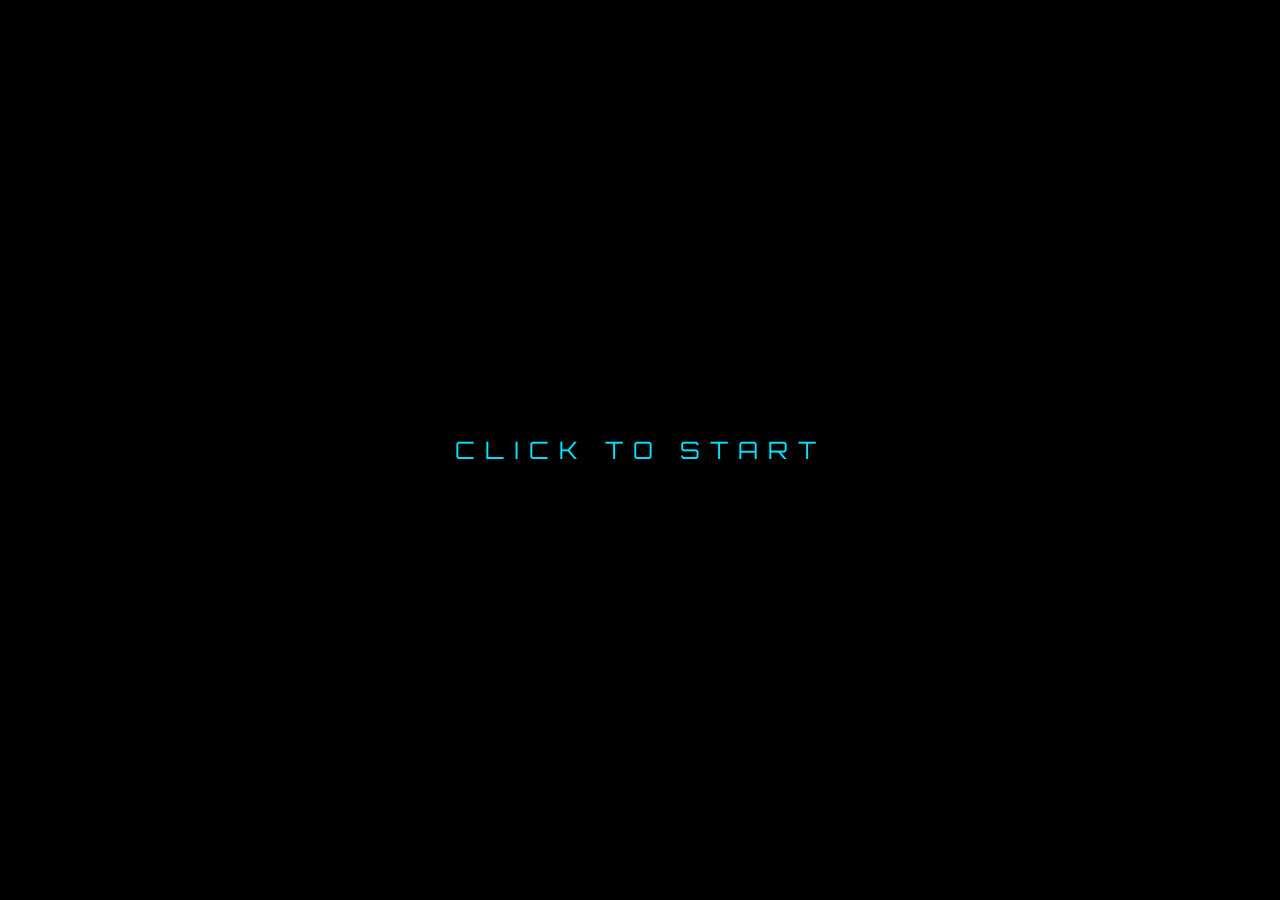
<file: index.html>
﻿<!DOCTYPE html>
<html lang="ko">
<head>
    <meta charset="UTF-8">
    <meta name="viewport" content="width=device-width, initial-scale=1">
    <link rel="stylesheet" href="ui-refresh.css">
    <script src="identity.js"></script>
    <title>WEB BEAT : TITLE</title>
    <style>
        @import url('https://fonts.googleapis.com/css2?family=Orbitron:wght@400;700;900&family=Exo+2:wght@300;600&display=swap');
        
        :root {
            --bg: #050505;
            --accent: #00e5ff;
            --accent-glow: rgba(0, 229, 255, 0.6);
            --secondary: #ff0055;
            --glass: rgba(255, 255, 255, 0.05);
            --gold: #ffd700;
            --text-main: #ffffff;
        }

        body, html {
            margin: 0; padding: 0; width: 100%; height: 100%;
            background: #000; color: #fff;
            font-family: 'Exo 2', sans-serif;
            overflow: hidden; user-select: none;
        }

        #bg-container {
            position: absolute;
            width: 100%; height: 100%;
            background: radial-gradient(circle at center, #0d021a 0%, #000 100%); /* 議곌툑 ???대몼怨?源딆? 蹂대씪??*/
            z-index: -1;
            perspective: 800px;
            overflow: hidden;
        }

        /* 蹂꾨뱾???욎쑝濡??잛븘吏????븳 ?좊땲硫붿씠??*/
        .star {
            position: absolute;
            background: #fff; 
            border-radius: 50%;
            opacity: 0;
            animation: moveStar 4s linear infinite;
        }

        @keyframes moveStar {
            0% {
                transform: translateZ(-500px) scale(0);
                opacity: 0;
            }
            10% { opacity: 0.8; }
            90% { opacity: 1; }
            100% {
                transform: translateZ(500px) scale(3);
                opacity: 0;
            }
        }

        /* --- 吏꾩엯 ?ㅻ쾭?덉씠 --- */
        #entry-overlay {
            position: fixed; top: 0; left: 0; width: 100%; height: 100%;
            background: #000; z-index: 1000;
            display: flex; flex-direction: column; align-items: center; justify-content: center;
            cursor: pointer; transition: opacity 1s;
        }
        .entry-text { font-family: 'Orbitron'; font-size: 24px; letter-spacing: 10px; color: var(--accent); animation: pulse 1.5s infinite; }

        /* --- 硫붿씤 UI 而⑦뀒?대꼫 --- */
        #main-ui {
            height: 100vh; display: flex; flex-direction: column;
            align-items: center; justify-content: center;
            opacity: 0; transition: opacity 1s;
            position: relative;
        }

        /* --- ?꾨줈??移대뱶 (?댁떇?? --- */
        .profile-card {
            position: absolute; top: 30px; left: 40px;
            display: flex; flex-direction: column; gap: 6px;
            font-family: 'Orbitron'; z-index: 100;
            background: rgba(0,0,0,0.6); padding: 15px;
            border-radius: 12px; border: 1px solid rgba(255,255,255,0.1);
            backdrop-filter: blur(10px);
        }
        .lv-label { font-size: 24px; color: var(--gold); font-weight: 900; text-shadow: 0 0 10px rgba(255, 215, 0, 0.3); }
        .xp-bar-bg { width: 180px; height: 6px; background: #333; border-radius: 3px; overflow: hidden; }
        .xp-bar-fill { height: 100%; background: linear-gradient(90deg, var(--accent), #fff); width: 0%; transition: width 1s ease-out; }
        .xp-text { font-size: 11px; color: #aaa; margin-top: 2px; text-align: right; }
        
        .nickname-container { display: flex; align-items: center; gap: 10px; }
        #user-name-display { font-size: 14px; color: #fff; font-weight: bold; }
        .btn-edit-nick { background: none; border: none; cursor: pointer; color: #666; font-size: 14px; transition: 0.2s; padding: 0; }
        .btn-edit-nick:hover { color: var(--accent); }

        .custom-login-btn {
            margin-top: 10px; padding: 8px 0; width: 100%;
            background: var(--accent); border: none;
            color: #000; font-family: 'Orbitron'; font-weight: bold;
            font-size: 12px; cursor: pointer; border-radius: 4px; transition: 0.2s;
        }
        .custom-login-btn:hover { box-shadow: 0 0 15px var(--accent-glow); filter: brightness(1.1); }
        .btn-logout { background: #ff0055; color: #fff; }
        .btn-logout:hover { box-shadow: 0 0 15px rgba(255, 0, 85, 0.6); }
        .archive-btn {
            margin-top: 8px; padding: 8px 0; width: 100%;
            background: rgba(0,229,255,0.08); border: 1px solid rgba(0,229,255,0.25);
            color: var(--accent); font-family: 'Orbitron'; font-weight: 900;
            font-size: 11px; letter-spacing: 2px; cursor: pointer; border-radius: 4px;
            transition: 0.2s; text-transform: uppercase;
        }
        .archive-btn:hover { background: rgba(0,229,255,0.16); box-shadow: 0 0 18px rgba(0,229,255,0.28); }

        /* --- ?곗륫 ?곷떒 ?ㅼ젙 踰꾪듉 --- */
        .title-logo {
            font-family: 'Orbitron';
            font-size: 110px; 
            font-weight: 900; 
            font-style: italic;
            margin-bottom: 50px; 
            letter-spacing: -2px;
            color: #fff;
            background: linear-gradient(to bottom, #ffffff 30%, #a3e5ff 100%);
            -webkit-background-clip: text;
            -webkit-text-fill-color: transparent;
            /* ?ㅼ쨷 洹몃┝?먮줈 媛뺣젹??湲濡쒖슦 ?④낵 ?앹꽦 */
            filter: drop-shadow(0 0 10px rgba(0,229,255,0.6)) 
                    drop-shadow(0 0 30px rgba(0,229,255,0.3))
                    drop-shadow(0 0 60px rgba(255,0,85,0.3));
            animation: logoPulse 4s ease-in-out infinite;
        }

        @keyframes logoPulse {
            0%, 100% { filter: drop-shadow(0 0 10px rgba(0,229,255,0.6)) drop-shadow(0 0 30px rgba(0,229,255,0.3)); }
            50% { filter: drop-shadow(0 0 20px rgba(0,229,255,0.9)) drop-shadow(0 0 40px rgba(255,0,85,0.6)); transform: scale(1.02); }
        }

        .mode-wrapper { 
            display: flex;
            gap: 60px; 
            perspective: 1500px; /* 3D ?쒓끝 源딆씠 議곗젙 */
        }

        /* --- 紐⑤뱶 移대뱶 踰좎씠??--- */
        .mode-card {
            position: relative;
            width: 380px; 
            height: 520px;
            background: linear-gradient(135deg, rgba(255,255,255,0.07) 0%, rgba(255,255,255,0.01) 100%);
            border: 1px solid rgba(255,255,255,0.15);
            border-radius: 20px; 
            overflow: hidden; 
            cursor: pointer;
            backdrop-filter: blur(20px);
            transition: all 0.6s cubic-bezier(0.16, 1, 0.3, 1);
        }

        /* ?쇱そ 移대뱶???ㅻⅨ履쎌쑝濡? ?ㅻⅨ履?移대뱶???쇱そ?쇰줈 鍮꾩뒪?ы엳 ?뺥엳湲?*/
        .mode-card.single { 
            --card-color: var(--accent);
            --card-glow: rgba(0, 229, 255, 0.4); 
            transform: rotateY(20deg) rotateX(5deg);
        }
        .mode-card.multi { 
            --card-color: var(--secondary);
            --card-glow: rgba(255, 0, 85, 0.4); 
            transform: rotateY(-20deg) rotateX(5deg);
        }

        /* 留덉슦???몃쾭 ???뺣㈃?쇰줈 ??대굹?ㅻ뒗 洹뱀쟻???④낵 */
        .mode-card:hover {
            transform: rotateY(0deg) rotateX(0deg) translateY(-25px) scale(1.05) !important;
            border-color: var(--card-color); 
            box-shadow: 0 20px 50px rgba(0, 0, 0, 0.5),
                        0 0 40px var(--card-glow);
        }
        .single { --card-color: var(--accent); --card-glow: rgba(0, 229, 255, 0.3); }
        .multi { --card-color: var(--secondary); --card-glow: rgba(255, 0, 85, 0.3); }

        .card-bg-text {
            position: absolute; top: -20px; right: -20px;
            font-family: 'Orbitron'; font-size: 120px; font-weight: 900; opacity: 0.03;
            color: #fff; pointer-events: none;
        }
        .card-content {
            height: 100%; display: flex; flex-direction: column;
            align-items: center; justify-content: center; padding: 40px;
            box-sizing: border-box; text-align: center;
        }
        .mode-icon { font-size: 80px; margin-bottom: 30px; filter: drop-shadow(0 0 10px var(--card-color)); }
        .mode-name { font-family: 'Orbitron'; font-size: 36px; font-weight: 700; margin-bottom: 20px; color: var(--card-color); }
        .mode-desc { font-size: 16px; color: #aaa; line-height: 1.6; }
        .scanline {
            position: absolute; top: 0; left: 0; width: 100%; height: 100%;
            background: linear-gradient(rgba(18, 16, 16, 0) 50%, rgba(0, 0, 0, 0.25) 50%), 
                        linear-gradient(90deg, rgba(255, 0, 0, 0.06), rgba(0, 255, 0, 0.02), rgba(0, 0, 255, 0.06));
            background-size: 100% 4px, 3px 100%; pointer-events: none;
        }

        /* --- ?ㅼ젙 諛?怨듯넻 紐⑤떖 ?ㅽ???--- */
        .modal-overlay { 
            display: none; position: fixed; top: 0; left: 0; width: 100%; height: 100%; 
            background: rgba(0, 0, 0, 0.8); z-index: 2000; 
            justify-content: center; align-items: center; backdrop-filter: blur(8px); animation: fadeIn 0.3s; 
        }
        .modal-box { 
            background: #121216; border: 1px solid #333; border-radius: 16px; 
            padding: 40px; box-shadow: 0 0 60px rgba(0,0,0,0.8); text-align: center; 
            min-width: 400px; position: relative; 
        }
        .modal-title { 
            font-family: 'Orbitron'; font-size: 24px; color: var(--accent); 
            margin-bottom: 30px; letter-spacing: 2px; border-bottom: 1px solid #333; padding-bottom: 15px; 
        }
        .btn-full { 
            width: 100%; padding: 14px; margin-top: 15px; background: #222; 
            border: 1px solid #444; color: var(--accent); font-family: 'Orbitron'; 
            font-weight: bold; cursor: pointer; border-radius: 8px; transition: 0.2s; 
        }
        .btn-full:hover { background: #333; border-color: var(--accent); }

        /* ??諛붿씤???ㅽ???*/
        /* ?깊겕 留덈쾿???ㅽ???*/
        /* ?됰꽕???낅젰 紐⑤떖 ?명뭼 */
        .modal-input { background: transparent; border: none; border-bottom: 2px solid var(--accent); color: #fff; font-size: 24px; font-family: 'Orbitron'; text-align: center; width: 100%; outline: none; padding: 10px; margin: 20px 0; }

        @keyframes fadeIn { from { opacity: 0; } to { opacity: 1; } }
        @keyframes pulse { 0%, 100% { opacity: 0.5; } 50% { opacity: 1; } }
    </style>
</head>
<body data-ui="menu">

    <div id="bg-container"></div>

    <div id="entry-overlay" onclick="startLobby()">
        <div class="entry-text">CLICK TO START</div>
    </div>

    <div id="main-ui">
        
        <div class="profile-card" id="profile-container" style="display:none;">
            <div class="lv-label" id="user-lv">LV. 1</div>
            <div class="xp-bar-bg"><div class="xp-bar-fill" id="user-xp-fill"></div></div>
            <div class="xp-text" id="user-xp-text">0 / 500 XP</div>
            <div class="nickname-container" style="margin-top:8px;">
                <div id="user-name-display">PLAYER</div>
                <button id="btn-edit-nick" class="btn-edit-nick" onclick="openNicknameModal(true)">EDIT</button>
            </div>
            <button class="archive-btn" onclick="location.href='archive.html'">ARCHIVE</button>
        </div>

        <div class="title-logo">WEB BEAT</div>

        <div class="mode-wrapper">
            <div class="mode-card single" role="button" tabindex="0" aria-label="싱글 플레이 시작" onclick="location.href='select.html'" onkeydown="if(event.key==='Enter'||event.key===' ')location.href='select.html'">
                <div class="scanline"></div>
                <div class="card-bg-text">01</div>
                <div class="card-content">
                    <div class="mode-icon">&#9835;</div>
                    <div class="mode-name">SINGLE PLAY</div>
                    <div class="mode-desc">Play at your own pace.<br>Choose a song and chase your best score.</div>
                </div>
            </div>

            <div class="mode-card multi" role="button" tabindex="0" aria-label="멀티 플레이 시작" onclick="location.href='multi.html'" onkeydown="if(event.key==='Enter'||event.key===' ')location.href='multi.html'">
                <div class="scanline"></div>
                <div class="card-bg-text">02</div>
                <div class="card-content">
                    <div class="mode-icon">VS</div>
                    <div class="mode-name">RANKED MATCH</div>
                    <div class="mode-desc">Compete in real time.<br>Climb the ladder against other players.</div>
                </div>
            </div>
        </div>
    </div>


    <div id="name-modal" class="modal-overlay">
        <div class="modal-box">
            <div class="modal-title">IDENTITY SETUP</div>
            <p style="color:#888;">Please register your nickname.</p>
            <input type="text" id="nickname-input" class="modal-input" placeholder="ENTER NAME" maxlength="12">
            <button class="btn-full" onclick="saveNicknameToServer()">CONFIRM</button>
        </div>
    </div>


    <script>
        const API_BASE = "https://webbeat-api.yunhogim528.workers.dev";

        // --- 諛곌꼍 蹂??앹꽦 ---
        const bg = document.getElementById('bg-container');
        for(let i=0; i<150; i++) {
            const star = document.createElement('div');
            star.className = 'star';
            star.style.width = star.style.height = Math.random() * 3 + 'px';
            star.style.left = Math.random() * 100 + '%';
            star.style.top = Math.random() * 100 + '%';
            star.style.animationDelay = Math.random() * 3 + 's';
            bg.appendChild(star);
        }

        // --- BGM 諛?吏꾩엯 ---
        const titleBgm = new Audio('BGM/title.mp3'); 
        titleBgm.loop = true; 
        titleBgm.volume = 0.5;

        function startLobby() {
            document.getElementById('entry-overlay').style.opacity = '0';
            setTimeout(() => {
                document.getElementById('entry-overlay').style.display = 'none';
                document.getElementById('main-ui').style.opacity = '1';
            }, 1000);
            
            // [???섏젙] ?대┃ ??BGM ?ъ깮
            titleBgm.play().catch(e => console.log("Audio play failed", e));
        }

        // --- 珥덇린??---
        window.onload = function() {
            checkLoginStatus();
        };

        // ==========================================
        // ??[濡쒓렇??諛??꾨줈??濡쒖쭅 (?댁떇??] ??
        // ==========================================
        function openNicknameModal(forceOpen) { 
            const modal = document.getElementById('name-modal'); 
            const input = document.getElementById('nickname-input'); 
            input.value = WebBeatIdentity.getNickname();
            modal.style.display = 'flex'; 
        }

        async function saveNicknameToServer() { 
            const input = document.getElementById('nickname-input'); 
            const newNickname = input.value.trim(); 
            if (newNickname.length < 2 || newNickname.length > 12) { 
                alert("Please enter 2 to 12 characters."); return; 
            } 
            WebBeatIdentity.setNickname(newNickname);
            try {
                await fetch(`${API_BASE}/api/user/update`, {
                    method: 'POST', headers: { 'Content-Type': 'application/json' },
                    body: JSON.stringify({ userId: WebBeatIdentity.getId(), nickname: newNickname })
                });
            } catch (e) { console.error(e); }
            document.getElementById('name-modal').style.display = 'none'; 
            checkLoginStatus(); 
            alert(`Welcome, ${newNickname}!`); 
        }

        function checkLoginStatus() { 
            const profileContainer = document.getElementById('profile-container'); 
            const nameDisplay = document.getElementById('user-name-display'); 
            const editBtn = document.getElementById('btn-edit-nick'); 
            profileContainer.style.display = "flex";
            if(nameDisplay) { nameDisplay.innerText = WebBeatIdentity.getNickname(); nameDisplay.style.color = "#00e5ff"; }
            if(editBtn) editBtn.style.display = "block";
            updateProfile();
        }

        function updateProfile() { 
            const lv = parseInt(localStorage.getItem('wb_user_lv') || "1"); 
            const xp = parseInt(localStorage.getItem('wb_user_xp') || "0"); 
            const nextXp = lv * 500; 
            document.getElementById('user-lv').innerText = `LV. ${lv}`; 
            document.getElementById('user-xp-fill').style.width = `${Math.min(100, xp/nextXp*100)}%`; 
            document.getElementById('user-xp-text').innerText = `${xp} / ${nextXp} XP`; 
        }

    </script>
</body>
</html>
</file>
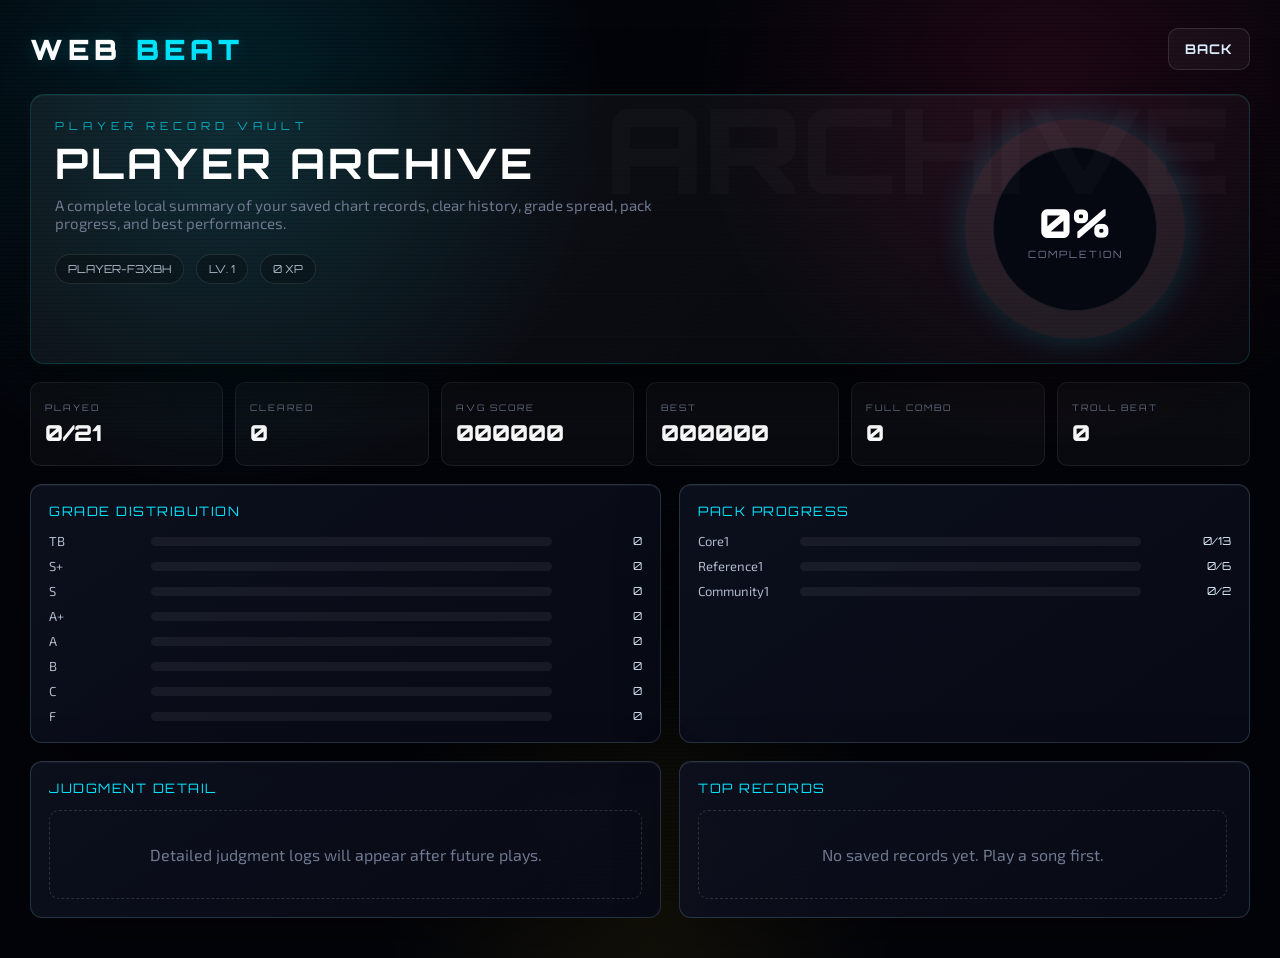
<file: archive.html>
<!DOCTYPE html>
<html lang="ko">
<head>
    <meta charset="UTF-8">
    <meta name="viewport" content="width=device-width, initial-scale=1">
    <link rel="stylesheet" href="ui-refresh.css">
    <title>WEB BEAT : ARCHIVE</title>
    <style>
        @import url('https://fonts.googleapis.com/css2?family=Orbitron:wght@400;700;900&family=Exo+2:wght@300;400;600;700&display=swap');

        :root {
            --bg: #03040a;
            --panel: rgba(8, 10, 22, 0.88);
            --line: rgba(0, 229, 255, 0.16);
            --accent: #00e5ff;
            --accent-soft: rgba(0, 229, 255, 0.22);
            --hot: #ff2d78;
            --gold: #ffd700;
            --text: #ffffff;
            --muted: #6f7890;
        }

        * { box-sizing: border-box; }
        html, body {
            margin: 0; min-height: 100%; background: #000; color: var(--text);
            font-family: 'Exo 2', sans-serif; overflow-x: hidden;
        }
        body {
            background:
                radial-gradient(circle at 18% 12%, rgba(0,229,255,0.14), transparent 28%),
                radial-gradient(circle at 82% 10%, rgba(255,45,120,0.12), transparent 26%),
                radial-gradient(circle at 50% 92%, rgba(255,215,0,0.08), transparent 24%),
                var(--bg);
        }
        body::before {
            content: ""; position: fixed; inset: 0; pointer-events: none; opacity: 0.45;
            background-image:
                linear-gradient(rgba(0,229,255,0.035) 1px, transparent 1px),
                linear-gradient(90deg, rgba(0,229,255,0.025) 1px, transparent 1px);
            background-size: 42px 42px;
            mask-image: radial-gradient(ellipse at center, black 38%, transparent 88%);
        }
        body::after {
            content: ""; position: fixed; inset: 0; pointer-events: none;
            background: repeating-linear-gradient(180deg, transparent, transparent 3px, rgba(0,0,0,0.16) 3px, rgba(0,0,0,0.16) 4px);
        }

        .shell { position: relative; z-index: 1; width: min(1220px, calc(100vw - 48px)); margin: 0 auto; padding: 28px 0 40px; }
        .topbar { display: flex; justify-content: space-between; align-items: center; margin-bottom: 24px; }
        .brand { font-family: 'Orbitron'; font-weight: 900; letter-spacing: 5px; font-size: 28px; text-shadow: 0 0 18px var(--accent-soft); }
        .brand span { color: var(--accent); }
        .back-btn {
            border: 1px solid rgba(255,255,255,0.12); color: #dfefff; background: rgba(255,255,255,0.04);
            border-radius: 8px; padding: 10px 16px; font-family: 'Orbitron'; font-weight: 700;
            letter-spacing: 1px; cursor: pointer; transition: 0.2s;
        }
        .back-btn:hover { border-color: var(--accent); color: var(--accent); box-shadow: 0 0 18px rgba(0,229,255,0.22); }

        .hero {
            display: grid; grid-template-columns: 1fr 300px; gap: 22px; align-items: stretch;
            border: 1px solid var(--line); border-radius: 14px; padding: 24px;
            background: linear-gradient(135deg, rgba(255,255,255,0.055), rgba(255,255,255,0.018));
            box-shadow: 0 18px 70px rgba(0,0,0,0.55), inset 0 1px 0 rgba(255,255,255,0.06);
            overflow: hidden; position: relative;
        }
        .hero::before {
            content: "ARCHIVE"; position: absolute; right: 18px; top: -20px;
            font-family: 'Orbitron'; font-size: 118px; font-weight: 900; color: rgba(255,255,255,0.025);
        }
        .kicker { font-family: 'Orbitron'; letter-spacing: 5px; font-size: 11px; color: rgba(0,229,255,0.7); margin-bottom: 8px; }
        h1 { margin: 0; font-family: 'Orbitron'; font-size: 42px; letter-spacing: 3px; line-height: 1.08; }
        .sub { color: var(--muted); margin-top: 10px; max-width: 650px; font-size: 15px; }
        .player-line { display: flex; gap: 12px; flex-wrap: wrap; margin-top: 22px; }
        .pill {
            border: 1px solid rgba(255,255,255,0.1); background: rgba(0,0,0,0.24);
            border-radius: 999px; padding: 7px 12px; font-family: 'Orbitron'; font-size: 11px; color: #aeb8c9;
        }
        .ring {
            width: 220px; height: 220px; border-radius: 50%; justify-self: center; align-self: center;
            background: conic-gradient(var(--accent) var(--progress, 0%), rgba(255,255,255,0.07) 0);
            display: grid; place-items: center; box-shadow: 0 0 34px rgba(0,229,255,0.18);
        }
        .ring-core {
            width: 164px; height: 164px; border-radius: 50%; background: #050711; border: 1px solid rgba(255,255,255,0.08);
            display: flex; flex-direction: column; justify-content: center; align-items: center;
        }
        .ring-num { font-family: 'Orbitron'; font-size: 40px; font-weight: 900; }
        .ring-label { font-family: 'Orbitron'; font-size: 10px; letter-spacing: 2px; color: var(--muted); }

        .metric-grid { display: grid; grid-template-columns: repeat(6, 1fr); gap: 12px; margin: 18px 0; }
        .metric {
            border: 1px solid rgba(255,255,255,0.08); border-radius: 10px; padding: 14px;
            background: rgba(255,255,255,0.035);
        }
        .metric-label { font-family: 'Orbitron'; font-size: 9px; letter-spacing: 2px; color: var(--muted); }
        .metric-value { font-family: 'Orbitron'; font-weight: 900; font-size: 22px; margin-top: 6px; }

        .main-grid { display: grid; grid-template-columns: 1.05fr 0.95fr; gap: 18px; }
        .panel {
            border: 1px solid rgba(255,255,255,0.08); border-radius: 12px; background: var(--panel);
            padding: 18px; box-shadow: 0 12px 40px rgba(0,0,0,0.28);
        }
        .panel-title { font-family: 'Orbitron'; font-size: 13px; letter-spacing: 3px; color: var(--accent); margin-bottom: 14px; }
        .bars { display: grid; gap: 9px; }
        .bar-row { display: grid; grid-template-columns: 92px 1fr 80px; align-items: center; gap: 10px; color: #aeb8c9; font-size: 13px; }
        .track { height: 9px; border-radius: 999px; background: rgba(255,255,255,0.06); overflow: hidden; }
        .fill { height: 100%; border-radius: 999px; background: var(--accent); box-shadow: 0 0 14px currentColor; }
        .bar-val { text-align: right; font-family: 'Orbitron'; font-size: 11px; color: #dfefff; }

        .records { display: grid; gap: 8px; max-height: 430px; overflow: auto; padding-right: 4px; }
        .record {
            display: grid; grid-template-columns: 1fr 116px 84px; gap: 12px; align-items: center;
            padding: 12px 13px; border-radius: 8px; background: rgba(255,255,255,0.035); border: 1px solid rgba(255,255,255,0.07);
        }
        .record-name { font-weight: 700; white-space: nowrap; overflow: hidden; text-overflow: ellipsis; }
        .record-meta { margin-top: 3px; color: var(--muted); font-size: 11px; }
        .record-score { font-family: 'Orbitron'; font-weight: 900; text-align: right; }
        .record-badge { font-family: 'Orbitron'; font-size: 10px; text-align: right; color: var(--gold); }
        .empty { color: var(--muted); border: 1px dashed rgba(255,255,255,0.14); border-radius: 10px; padding: 34px; text-align: center; }

        @media (max-width: 920px) {
            .hero, .main-grid { grid-template-columns: 1fr; }
            .metric-grid { grid-template-columns: repeat(2, 1fr); }
            .ring { width: 190px; height: 190px; }
            h1 { font-size: 32px; }
        }
    </style>
</head>
<body data-ui="archive">
    <div class="shell">
        <div class="topbar">
            <div class="brand">WEB <span>BEAT</span></div>
            <button class="back-btn" onclick="location.href='index.html'">BACK</button>
        </div>

        <section class="hero">
            <div>
                <div class="kicker">PLAYER RECORD VAULT</div>
                <h1 id="archive-title">PLAYER ARCHIVE</h1>
                <div class="sub">A complete local summary of your saved chart records, clear history, grade spread, pack progress, and best performances.</div>
                <div class="player-line">
                    <div class="pill" id="player-name">GUEST</div>
                    <div class="pill" id="player-level">LV. 1</div>
                    <div class="pill" id="player-xp">0 XP</div>
                </div>
            </div>
            <div class="ring" id="completion-ring">
                <div class="ring-core">
                    <div class="ring-num" id="completion-num">0%</div>
                    <div class="ring-label">COMPLETION</div>
                </div>
            </div>
        </section>

        <section class="metric-grid">
            <div class="metric"><div class="metric-label">PLAYED</div><div class="metric-value" id="m-played">0</div></div>
            <div class="metric"><div class="metric-label">CLEARED</div><div class="metric-value" id="m-cleared">0</div></div>
            <div class="metric"><div class="metric-label">AVG SCORE</div><div class="metric-value" id="m-average">000000</div></div>
            <div class="metric"><div class="metric-label">BEST</div><div class="metric-value" id="m-best">000000</div></div>
            <div class="metric"><div class="metric-label">FULL COMBO</div><div class="metric-value" id="m-fc">0</div></div>
            <div class="metric"><div class="metric-label">TROLL BEAT</div><div class="metric-value" id="m-tb">0</div></div>
        </section>

        <main class="main-grid">
            <section class="panel">
                <div class="panel-title">GRADE DISTRIBUTION</div>
                <div class="bars" id="grade-bars"></div>
            </section>
            <section class="panel">
                <div class="panel-title">PACK PROGRESS</div>
                <div class="bars" id="pack-bars"></div>
            </section>
            <section class="panel">
                <div class="panel-title">JUDGMENT DETAIL</div>
                <div class="bars" id="judge-bars"></div>
            </section>
            <section class="panel">
                <div class="panel-title">TOP RECORDS</div>
                <div class="records" id="top-records"></div>
            </section>
        </main>
    </div>

    <script>
        const GRADE_THRESHOLDS = [
            { min: 1000000, grade: 'TB', hex: '#ffffff' },
            { min: 980000,  grade: 'S+', hex: '#00ffff' },
            { min: 950000,  grade: 'S',  hex: '#00e5ff' },
            { min: 925000,  grade: 'A+', hex: '#00ff88' },
            { min: 880000,  grade: 'A',  hex: '#00cc66' },
            { min: 800000,  grade: 'B',  hex: '#3b9eff' },
            { min: 600000,  grade: 'C',  hex: '#ffc832' },
            { min: 0.01,    grade: 'F',  hex: '#ff4455' }
        ];

        function chartKey(chart) {
            if (typeof chart === 'string') return chart.replace(/\.json$/i, '');
            return (chart.file || '').replace(/\.json$/i, '');
        }

        function chartLabel(chart) {
            if (typeof chart === 'string') {
                const key = chart.toLowerCase();
                if (key.includes('normal')) return 'NORMAL';
                if (key.includes('hard')) return 'HARD';
                if (key.includes('troll')) return 'TROLL';
                return 'CUSTOM';
            }
            return (chart.name || 'Custom').toUpperCase();
        }

        function chartLevel(chart) {
            if (typeof chart === 'string') {
                const m = chart.match(/_(\d+)/);
                return m ? m[1] : '?';
            }
            return chart.level ?? '?';
        }

        function gradeFor(score) {
            return GRADE_THRESHOLDS.find(g => score >= g.min) || { grade: '-', hex: '#667' };
        }

        function fmtScore(score) {
            return String(score || 0).padStart(6, '0');
        }

        function readDetail(folder, key) {
            try { return JSON.parse(localStorage.getItem(`wb_detail_${folder}_${key}`) || 'null'); }
            catch(e) { return null; }
        }

        function collectStats(songs) {
            const records = [];
            const packs = {};
            const gradeCounts = Object.fromEntries(GRADE_THRESHOLDS.map(g => [g.grade, 0]));
            const judgeTotals = { tpPerfect: 0, perfect: 0, good: 0, bad: 0, miss: 0 };
            let totalCharts = 0;

            songs.forEach(song => {
                const pack = song.pack || 'ALL SONGS';
                if (!packs[pack]) packs[pack] = { total: 0, played: 0 };
                (song.charts || []).forEach(chart => {
                    const key = chartKey(chart);
                    if (!key) return;
                    totalCharts++;
                    packs[pack].total++;
                    const score = parseInt(localStorage.getItem(`wb_score_${song.folder}_${key}`) || '0', 10) || 0;
                    const badge = localStorage.getItem(`wb_badge_${song.folder}_${key}`) || '';
                    const detail = readDetail(song.folder, key);
                    if (score > 0) {
                        packs[pack].played++;
                        const grade = gradeFor(score);
                        gradeCounts[grade.grade] = (gradeCounts[grade.grade] || 0) + 1;
                        records.push({
                            title: song.title || song.folder,
                            artist: song.artist || '',
                            pack,
                            diff: chartLabel(chart),
                            level: chartLevel(chart),
                            folder: song.folder,
                            key,
                            score,
                            badge,
                            grade,
                            detail
                        });
                    }
                    if (detail && detail.judgeStats) {
                        Object.keys(judgeTotals).forEach(k => judgeTotals[k] += parseInt(detail.judgeStats[k] || 0, 10));
                    }
                });
            });

            records.sort((a, b) => b.score - a.score);
            const played = records.length;
            const cleared = records.filter(r => r.score >= 600000).length;
            const avg = played ? Math.round(records.reduce((s, r) => s + r.score, 0) / played) : 0;
            const best = played ? records[0].score : 0;
            const fc = records.filter(r => r.badge === 'FC' || r.badge === 'TB').length;
            const tb = records.filter(r => r.badge === 'TB').length;
            return { records, packs, gradeCounts, judgeTotals, totalCharts, played, cleared, avg, best, fc, tb };
        }

        function barRow(label, valueText, pct, color) {
            return `<div class="bar-row">
                <div>${label}</div>
                <div class="track"><div class="fill" style="width:${Math.max(0, Math.min(100, pct))}%;background:${color};color:${color}"></div></div>
                <div class="bar-val">${valueText}</div>
            </div>`;
        }

        function renderArchive(stats) {
            const completion = stats.totalCharts ? Math.round((stats.played / stats.totalCharts) * 100) : 0;
            document.getElementById('completion-ring').style.setProperty('--progress', completion + '%');
            document.getElementById('completion-num').textContent = completion + '%';
            document.getElementById('player-name').textContent = localStorage.getItem('wb_nickname') || 'GUEST';
            document.getElementById('player-level').textContent = 'LV. ' + (localStorage.getItem('wb_user_lv') || '1');
            document.getElementById('player-xp').textContent = (localStorage.getItem('wb_user_xp') || '0') + ' XP';
            document.getElementById('m-played').textContent = `${stats.played}/${stats.totalCharts}`;
            document.getElementById('m-cleared').textContent = stats.cleared;
            document.getElementById('m-average').textContent = fmtScore(stats.avg);
            document.getElementById('m-best').textContent = fmtScore(stats.best);
            document.getElementById('m-fc').textContent = stats.fc;
            document.getElementById('m-tb').textContent = stats.tb;

            const maxGrade = Math.max(1, ...Object.values(stats.gradeCounts));
            document.getElementById('grade-bars').innerHTML = GRADE_THRESHOLDS.map(g =>
                barRow(g.grade, stats.gradeCounts[g.grade] || 0, ((stats.gradeCounts[g.grade] || 0) / maxGrade) * 100, g.hex)
            ).join('');

            document.getElementById('pack-bars').innerHTML = Object.entries(stats.packs).map(([pack, p]) => {
                const pct = p.total ? (p.played / p.total) * 100 : 0;
                return barRow(pack, `${p.played}/${p.total}`, pct, '#00e5ff');
            }).join('') || '<div class="empty">No pack data.</div>';

            const displayJudgeTotals = {
                perfect: stats.judgeTotals.tpPerfect + stats.judgeTotals.perfect,
                good: stats.judgeTotals.good,
                bad: stats.judgeTotals.bad,
                miss: stats.judgeTotals.miss
            };
            const totalJudges = Object.values(displayJudgeTotals).reduce((a, b) => a + b, 0);
            const judgeColors = { perfect:'#f1c765', good:'#9ee68a', bad:'#ff9e77', miss:'#747d91' };
            const judgeLabels = { perfect:'PERFECT', good:'GOOD', bad:'BAD', miss:'MISS' };
            document.getElementById('judge-bars').innerHTML = totalJudges
                ? Object.entries(displayJudgeTotals).map(([k, v]) => barRow(judgeLabels[k] || k.toUpperCase(), v, (v / totalJudges) * 100, judgeColors[k] || '#00e5ff')).join('')
                : '<div class="empty">Detailed judgment logs will appear after future plays.</div>';

            document.getElementById('top-records').innerHTML = stats.records.length
                ? stats.records.slice(0, 12).map(r => `<div class="record">
                    <div><div class="record-name">${r.title}</div><div class="record-meta">${r.diff} Lv.${r.level} / ${r.pack}</div></div>
                    <div class="record-score" style="color:${r.grade.hex}">${fmtScore(r.score)}</div>
                    <div class="record-badge">${r.badge || r.grade.grade}</div>
                </div>`).join('')
                : '<div class="empty">No saved records yet. Play a song first.</div>';
        }

        async function boot() {
            try {
                const res = await fetch('song_list.json', { cache: 'no-store' });
                const songs = await res.json();
                renderArchive(collectStats(songs));
            } catch (e) {
                document.getElementById('top-records').innerHTML = '<div class="empty">Could not load song_list.json.</div>';
                console.error(e);
            }
        }

        boot();
    </script>
</body>
</html>
</file>
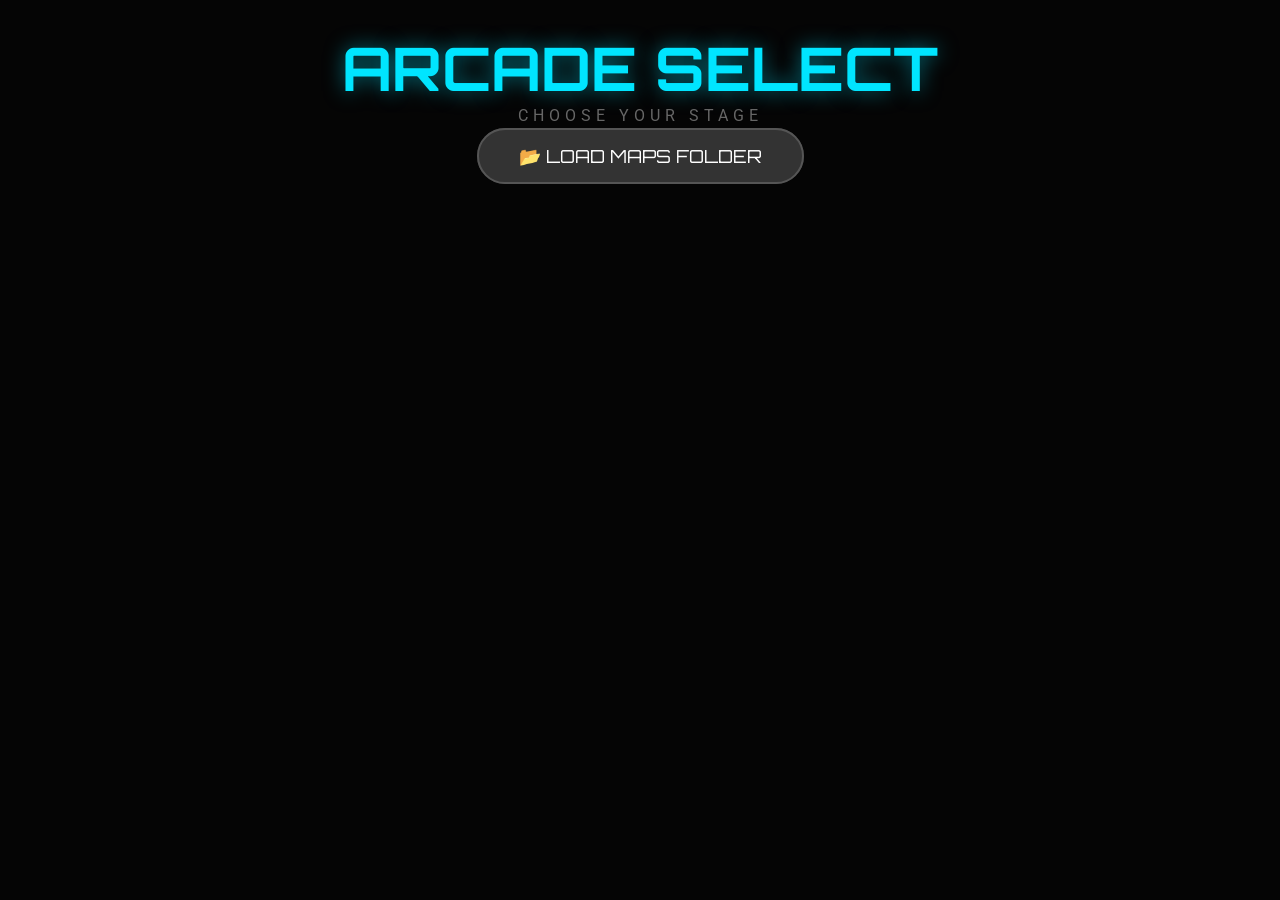
<file: Control_TrollV6.html>
<!DOCTYPE html>
<html lang="ko">
<head>
    <meta charset="UTF-8">
    <title>WEB BEAT : SELECT</title>
    <style>
        @import url('https://fonts.googleapis.com/css2?family=Orbitron:wght@900&family=Roboto:wght@400;700&display=swap');
        body { margin: 0; background: #050505; color: #fff; font-family: 'Roboto', sans-serif; display: flex; flex-direction: column; align-items: center; height: 100vh; overflow: hidden; user-select: none; }
        
        header { text-align: center; margin-top: 30px; animation: float 3s infinite ease-in-out; }
        h1 { font-family: 'Orbitron'; font-size: 60px; margin: 0; color: #00e5ff; text-shadow: 0 0 20px rgba(0,229,255,0.5); }
        
        .loader-box { margin: 20px 0; }
        .btn-load { padding: 15px 40px; font-size: 18px; background: #333; color: #fff; border: 2px solid #555; border-radius: 50px; cursor: pointer; transition: 0.3s; font-family: 'Orbitron'; }
        .btn-load:hover { border-color: #00e5ff; color: #00e5ff; box-shadow: 0 0 20px rgba(0,229,255,0.3); }
        input[type="file"] { display: none; }

        .song-container { display: flex; gap: 30px; padding: 20px 50px; overflow-x: auto; width: 90%; height: 500px; align-items: center; }
        .song-card { min-width: 320px; height: 450px; background: #1a1a1a; border: 2px solid #333; border-radius: 15px; padding: 20px; display: flex; flex-direction: column; transition: 0.3s; position: relative; }
        .song-card:hover { transform: translateY(-10px); border-color: #00e5ff; box-shadow: 0 0 30px rgba(0,229,255,0.2); }
        
        .card-cover { width: 100%; height: 150px; background: #000; display: flex; align-items: center; justify-content: center; font-size: 50px; border-radius: 10px; margin-bottom: 15px; border: 1px solid #333; }
        .card-title { font-family: 'Orbitron'; font-size: 24px; white-space: nowrap; overflow: hidden; text-overflow: ellipsis; margin-bottom: 5px; }
        .card-artist { color: #888; font-size: 14px; margin-bottom: 20px; }
        
        .diff-box { margin-top: auto; display: flex; flex-direction: column; gap: 10px; }
        
        /* 버튼 스타일 수정 */
        .btn-diff { 
            padding: 12px 15px; border: none; border-radius: 8px; cursor: pointer; 
            font-weight: bold; text-transform: uppercase; transition: 0.2s; 
            display: flex; justify-content: space-between; align-items: center;
            font-family: 'Orbitron', sans-serif; position: relative; overflow: hidden;
        }
        .btn-diff:hover { transform: scale(1.03); filter: brightness(1.2); }
        
        /* 난이도별 색상 */
        .btn-diff.normal { background: linear-gradient(90deg, #00e5ff, #0099aa); color: #000; }
        .btn-diff.hard { background: linear-gradient(90deg, #ff0055, #aa0033); color: #fff; }
        .btn-diff.troll { background: linear-gradient(90deg, #8a2be2, #4b0082); color: #fff; }

        .lv-badge { background: rgba(0,0,0,0.3); padding: 2px 8px; border-radius: 4px; font-size: 0.9em; margin-left: 10px; }
        .score-badge { font-family: 'Roboto', sans-serif; font-size: 14px; background: rgba(0,0,0,0.6); padding: 4px 8px; border-radius: 6px; color: #fff; font-weight: normal; }

        @keyframes float { 0%,100% { transform: translateY(0); } 50% { transform: translateY(-10px); } }
    </style>
</head>
<body>

    <header>
        <h1>ARCADE SELECT</h1>
        <div style="color:#666; letter-spacing:5px;">CHOOSE YOUR STAGE</div>
    </header>

    <div class="loader-box">
        <label for="folder-input" class="btn-load">📂 LOAD MAPS FOLDER</label>
        <input type="file" id="folder-input" webkitdirectory directory multiple>
    </div>

    <div class="song-container" id="song-list"></div>

    <script>
        document.getElementById('folder-input').addEventListener('change', async (e) => {
            const files = e.target.files;
            if(files.length === 0) return;

            const songs = {};
            const list = document.getElementById('song-list');
            list.innerHTML = "";

            // 1. 파일 스캔 및 분류
            for (let file of files) {
                const path = file.webkitRelativePath.split('/');
                if (path.length < 3) continue; 
                const songName = path[1];
                const fileName = path[2].toLowerCase(); // 소문자로 변환

                if (!songs[songName]) songs[songName] = { name: songName, diffs: [] };
                
                // .json 파일만 처리
                if (fileName.endsWith('.json')) {
                    let type = '';
                    if (fileName.includes('normal')) type = 'normal';
                    else if (fileName.includes('hard')) type = 'hard';
                    else if (fileName.includes('troll')) type = 'troll';

                    if (type) {
                        // ★ 숫자 추출 로직 (예: hard_15.json -> 15)
                        // 정규식: 숫자가 포함되어 있으면 추출
                        const numMatch = fileName.match(/(\d+)/);
                        const level = numMatch ? numMatch[0] : ''; // 숫자가 없으면 빈칸
                        
                        // 확장자(.json)를 뺀 실제 파일명 (파라미터 전달용)
                        // 예: "hard_15.json" -> "hard_15"
                        const fileKey = path[2].replace(/\.json$/i, ''); 

                        songs[songName].diffs.push({ 
                            type: type, 
                            level: level, 
                            fileKey: fileKey 
                        });
                    }
                }
            }

            // 2. 카드 생성
            Object.values(songs).forEach(song => {
                if (song.diffs.length === 0) return;
                
                // 난이도 정렬 (Normal -> Hard -> Troll 순, 같은 타입이면 레벨 순)
                const typeOrder = { 'normal': 1, 'hard': 2, 'troll': 3 };
                song.diffs.sort((a, b) => {
                    if (typeOrder[a.type] !== typeOrder[b.type]) return typeOrder[a.type] - typeOrder[b.type];
                    return (parseInt(a.level)||0) - (parseInt(b.level)||0);
                });

                const card = document.createElement('div');
                card.className = 'song-card';
                
                let diffButtons = '';
                song.diffs.forEach(d => {
                    // 저장된 점수 불러오기 (키: 곡이름_파일키)
                    const scoreKey = `wb_score_${song.name}_${d.fileKey}`;
                    const savedScore = localStorage.getItem(scoreKey) || '000000';
                    
                    // 레벨 표시 (숫자가 있으면 Lv.XX, 없으면 그냥 이름만)
                    const levelText = d.level ? `<span class="lv-badge">Lv.${d.level}</span>` : '';

                    diffButtons += `
                        <button class="btn-diff ${d.type}" onclick="play('${song.name}', '${d.fileKey}')">
                            <span>${d.type.toUpperCase()} ${levelText}</span>
                            <span class="score-badge">🏆 ${savedScore}</span>
                        </button>`;
                });

                card.innerHTML = `
                    <div class="card-cover">🎵</div>
                    <div class="card-title">${song.name}</div>
                    <div class="card-artist">Rhythm Game Track</div>
                    <div class="diff-box">${diffButtons}</div>
                `;
                list.appendChild(card);
            });
        });

        function play(song, fileKey) {
            // 엔진으로 곡 이름과 파일 키(확장자 뺀 파일명)를 전달
            window.location.href = `Control_TrollV6_Editor.html?song=${encodeURIComponent(song)}&diff=${fileKey}`;
        }
    </script>
</body>
</html>
</file>
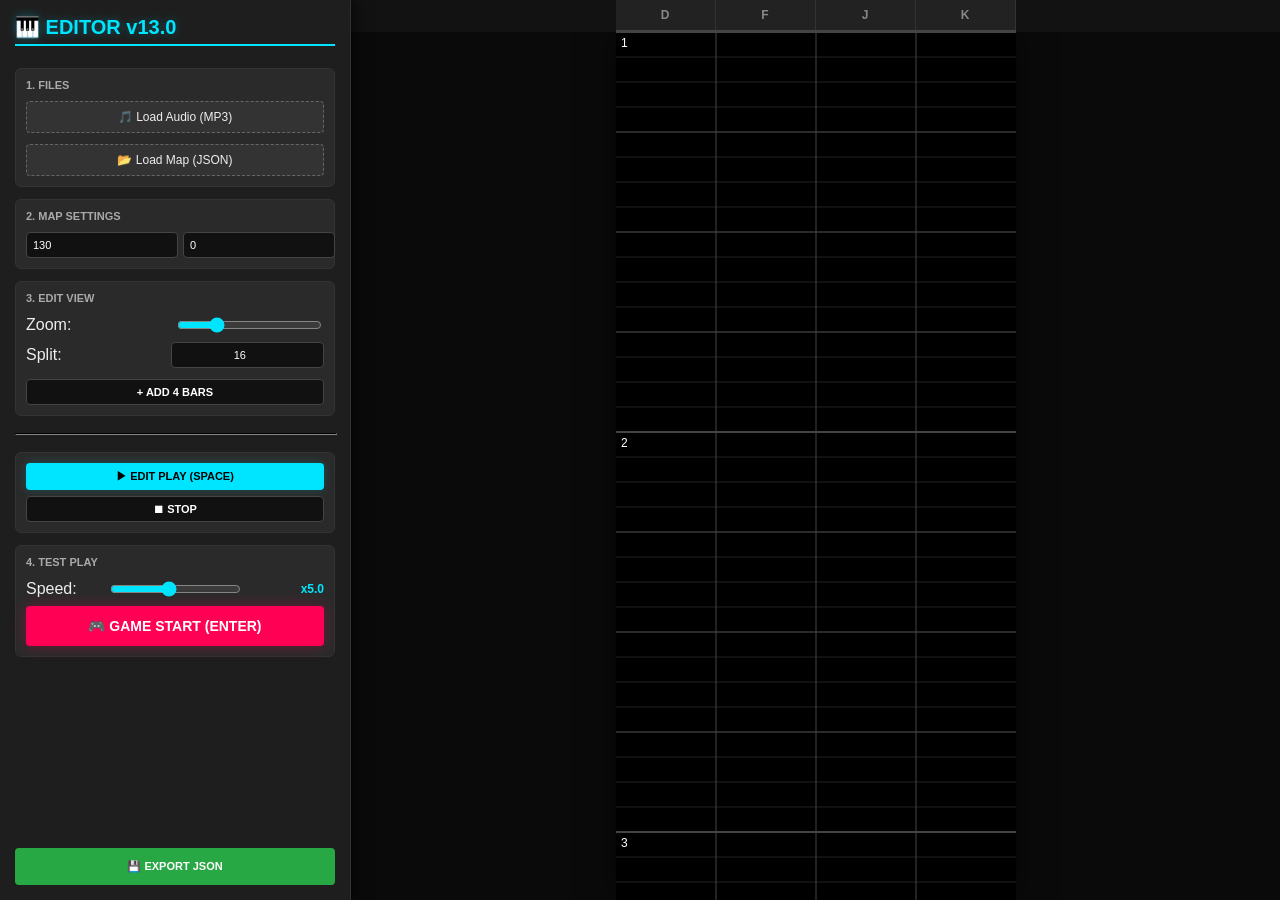
<file: Control_TrollV6_Editor.html>
<!DOCTYPE html>
<html lang="ko">
<head>
    <meta charset="UTF-8">
    <title>WEB BEAT : ENGINE (Final Complete)</title>
    <style>
        :root { --bg: #121212; --panel: #1e1e1e; --accent: #00e5ff; --text: #eee; }
        body { margin: 0; background: var(--bg); color: var(--text); font-family: 'Segoe UI', sans-serif; display: flex; height: 100vh; overflow: hidden; user-select: none; }
        
        /* Sidebar */
        #sidebar { width: 320px; background: var(--panel); padding: 15px; border-right: 1px solid #333; display: flex; flex-direction: column; gap: 12px; z-index: 20; box-shadow: 2px 0 15px rgba(0,0,0,0.7); }
        h2 { margin: 0 0 10px 0; color: var(--accent); border-bottom: 2px solid var(--accent); padding-bottom: 5px; font-size: 20px; text-shadow: 0 0 10px rgba(0, 229, 255, 0.3); }
        .control-group { display: flex; flex-direction: column; gap: 6px; background: #2a2a2a; padding: 10px; border-radius: 6px; border: 1px solid #333; }
        .group-title { font-size: 11px; font-weight: bold; color: #aaa; text-transform: uppercase; margin-bottom: 4px; }
        input, select, button { padding: 6px; background: #111; border: 1px solid #444; color: #fff; border-radius: 4px; font-size: 11px; }
        input[type="range"] { padding: 0; cursor: pointer; accent-color: var(--accent); }
        input:focus, select:focus { border-color: var(--accent); outline: none; }
        button { cursor: pointer; font-weight: bold; transition: 0.2s; text-transform: uppercase; }
        button:hover { background: #444; filter: brightness(1.2); }
        button.primary { background: var(--accent); color: #000; border: none; box-shadow: 0 0 10px rgba(0, 229, 255, 0.2); }
        button.test-btn { background: #ff0055; color: white; border: none; font-size: 14px; padding: 12px; box-shadow: 0 0 15px rgba(255, 0, 85, 0.3); }
        .row { display: flex; gap: 5px; align-items: center; } .row > * { flex: 1; }
        .val-label { font-size: 12px; color: var(--accent); font-weight: bold; width: 40px; text-align: right; }

        /* Editor View */
        #editor-view { flex: 1; display: flex; flex-direction: column; position: relative; }
        #editor-container { flex: 1; overflow-y: scroll; background: #0a0a0a; display: flex; justify-content: center; }
        #canvas-layer { position: relative; width: 400px; background: #000; cursor: crosshair; box-shadow: 0 0 30px rgba(0,0,0,0.5); }
        #play-head { position: absolute; left: 0; width: 100%; height: 2px; background: #ff0055; z-index: 5; display: none; pointer-events: none; box-shadow: 0 0 10px #ff0055; }
        .lane-header { display: flex; width: 400px; margin: 0 auto; background: #222; font-weight: bold; font-size: 12px; text-align: center; border-bottom: 2px solid #444; }
        .lane-header div { flex: 1; padding: 8px 0; border-right: 1px solid #333; color: #888; }

        /* Game View */
        #game-view { position: absolute; top: 0; left: 0; width: 100%; height: 100%; background: #000; z-index: 50; display: none; flex-direction: column; align-items: center; justify-content: center; }
        #game-canvas-container { position: relative; width: 400px; height: 100%; border-left: 2px solid #333; border-right: 2px solid #333; }
        canvas.game { display: block; width: 100%; height: 100%; }
        
        #game-hud { position: absolute; top: 20px; left: 20px; right: 20px; display: flex; justify-content: space-between; pointer-events: none; }
        .hud-item { flex: 1; }
        .hud-text { font-family: 'Impact', sans-serif; font-size: 32px; color: #fff; text-shadow: 0 0 10px rgba(255,255,255,0.5); letter-spacing: 1px; }
        .hud-sub { font-size: 12px; color: #888; font-weight: bold; }
        
        #g-avg-box { position: absolute; bottom: 120px; width: 100%; text-align: center; pointer-events: none; }
        #g-avg { font-family: 'Consolas', monospace; font-size: 14px; font-weight: bold; color: #888; text-shadow: 0 0 2px #000; }
        #test-msg { position: absolute; bottom: 20px; color: #555; font-size: 12px; animation: blink 2s infinite; }
        @keyframes blink { 50% { opacity: 0.3; } }
        
        /* Result Screen */
        #result-overlay { position: absolute; top: 0; left: 0; width: 100%; height: 100%; background: rgba(0, 0, 0, 0.95); z-index: 60; display: none; flex-direction: column; align-items: center; justify-content: center; }
        .res-rank { font-family: 'Impact', sans-serif; font-size: 120px; color: #fff; text-shadow: 0 0 20px currentColor; margin-bottom: 20px; }
        .res-rank.S { color: #00e5ff; } .res-rank.A { color: #00ff00; } .res-rank.B { color: #ffff00; } 
        .res-rank.C { color: #ff8800; } .res-rank.F { color: #ff0000; }
        
        .res-info { display: grid; grid-template-columns: 1fr 1fr; gap: 10px 40px; font-size: 24px; font-weight: bold; margin-bottom: 40px; }
        .res-label { color: #888; text-align: left; } .res-val { color: #fff; text-align: right; }
        .btn-close { padding: 15px 40px; font-size: 18px; background: #fff; color: #000; border: none; border-radius: 30px; cursor: pointer; font-weight: 900; }
        .btn-close:hover { transform: scale(1.05); box-shadow: 0 0 20px rgba(255,255,255,0.5); }

        /* Loading Screen */
        #loading-screen { position: absolute; top: 0; left: 0; width: 100%; height: 100%; background: #000; z-index: 100; display: none; flex-direction: column; justify-content: center; align-items: center; color: #00e5ff; }
        .loading-text { font-family: 'Impact'; font-size: 40px; margin-bottom: 20px; animation: blink 1s infinite; }
        .btn-start-game { padding: 15px 50px; font-size: 24px; font-weight: bold; background: #ff0055; color: white; border: none; border-radius: 50px; cursor: pointer; display: none; }
        
        input[type="file"] { display: none; }
        .file-label { display: block; padding: 8px; background: #333; text-align: center; border-radius: 4px; cursor: pointer; border: 1px dashed #666; font-size: 12px; }
        .file-label:hover { background: #444; border-color: var(--accent); color: var(--accent); }
    </style>
</head>
<body>

    <div id="loading-screen">
        <div class="loading-text" id="loading-msg">LOADING DATA...</div>
        <button id="btn-start-auto" class="btn-start-game" onclick="startAutoPlay()">CLICK TO START</button>
    </div>

    <div id="sidebar">
        <h2>🎹 EDITOR v13.0</h2>
        <div class="control-group">
            <div class="group-title">1. Files</div>
            <label class="file-label" for="audioFile">🎵 Load Audio (MP3)</label>
            <input type="file" id="audioFile" accept="audio/*">
            <label class="file-label" for="mapJsonFile" style="margin-top:5px;">📂 Load Map (JSON)</label>
            <input type="file" id="mapJsonFile" accept=".json">
        </div>
        <div class="control-group">
            <div class="group-title">2. Map Settings</div>
            <div class="row">
                <input type="number" id="bpm" value="130" placeholder="BPM">
                <input type="number" id="offset" value="0" placeholder="Offset (ms)">
            </div>
        </div>
        <div class="control-group">
            <div class="group-title">3. Edit View</div>
            <div class="row"><span>Zoom:</span><input type="range" id="zoom" min="200" max="1000" step="50" value="400"></div>
            <div class="row"><span>Split:</span><input type="number" id="split" value="16" min="1" max="64" style="width: 60px; text-align: center;"></div>
            <button onclick="addMeasures(4)" style="width:100%; margin-top:5px;">+ Add 4 Bars</button>
        </div>
        <hr style="width:100%; border-color:#333; margin: 5px 0;">
        <div class="control-group">
            <button id="btn-play" class="primary">▶ EDIT PLAY (Space)</button>
            <button id="btn-stop">⏹ STOP</button>
        </div>
        <div class="control-group">
            <div class="group-title">4. Test Play</div>
            <div class="row"><span>Speed:</span><input type="range" id="test-speed" min="1" max="10" step="0.5" value="5.0"><span id="speed-val" class="val-label">x5.0</span></div>
            <button id="btn-test" class="test-btn">🎮 GAME START (Enter)</button>
        </div>
        <button id="btn-export" style="background:#28a745; color:white; margin-top:auto; padding:12px; border:none;">💾 EXPORT JSON</button>
    </div>

    <div id="editor-view">
        <div class="lane-header"><div>D</div><div>F</div><div>J</div><div>K</div></div>
        <div id="editor-container">
            <div id="canvas-layer">
                <div id="play-head"></div>
                <canvas id="gridCanvas" width="400" height="2400"></canvas>
            </div>
        </div>
    </div>

    <div id="game-view">
        <div id="game-canvas-container">
            <canvas id="gameCanvas" class="game"></canvas>
            <div id="game-hud">
                <div class="hud-item" style="text-align:left"><span class="hud-sub">RATE</span><br><span id="g-rate" class="hud-text">100%</span></div>
                <div class="hud-item" style="text-align:center"><span class="hud-sub">SCORE</span><br><span id="g-score" class="hud-text">000000</span></div>
                <div class="hud-item" style="text-align:right"><span class="hud-sub">COMBO</span><br><span id="g-combo" class="hud-text">0</span></div>
            </div>
            <div id="g-avg-box"><div id="g-avg">AVG: 0.0ms</div></div>
            <div id="result-overlay">
                <div id="res-rank" class="res-rank S">S</div>
                <div class="res-info">
                    <span class="res-label">RATE</span> <span id="res-rate" class="res-val">100%</span>
                    <span class="res-label">SCORE</span> <span id="res-score" class="res-val">000000</span>
                    <span class="res-label">MAX COMBO</span> <span id="res-combo" class="res-val">0</span>
                </div>
                <button class="btn-close" onclick="closeResult()">CONTINUE</button>
            </div>
        </div>
        <div id="test-msg">[ESC] Back to Editor</div>
    </div>

    <script>
        // --- Shared State ---
        let audio = new Audio();
        let bpm = 130, offset = 0;
        let measures = []; 
        let measureHeight = 400; 
        
        const LANE_COUNT = 4, CANVAS_WIDTH = 400, LANE_WIDTH = 100, BASE_RES = 32;
        
        const gridCanvas = document.getElementById('gridCanvas');
        const gridCtx = gridCanvas.getContext('2d');
        const playHead = document.getElementById('play-head');
        const editorContainer = document.getElementById('editor-container');
        const splitInput = document.getElementById('split');
        const zoomSlider = document.getElementById('zoom');
        const speedSlider = document.getElementById('test-speed');
        const speedVal = document.getElementById('speed-val');
        const offsetInput = document.getElementById('offset');
        const bpmInput = document.getElementById('bpm');

        const gameView = document.getElementById('game-view');
        const gameCanvas = document.getElementById('gameCanvas');
        const gameCtx = gameCanvas.getContext('2d');
        const resultOverlay = document.getElementById('result-overlay');
        
        gameCanvas.width = 400;
        gameCanvas.height = window.innerHeight;
        const HIT_LINE_Y = window.innerHeight * 0.85; 

        const COLORS = ['#FF4081', '#00E676', '#00E676', '#448AFF'];
        
        // Game Variables
        let isGameTesting = false, gameFinished = false;
        let gameNotes = [], activeNotes = [], particles = [], recentHits = [], judgments = [];
        let activeKeys = [false, false, false, false];
        let combo = 0, maxCombo = 0, totalHits = 0, totalRateSum = 0, totalOffsetDiff = 0, score = 0;
        let gameAnimId, noteSpeed = 5.0;
        let scorePerHit = 0; 

        // Init Editor
        for(let i=0; i<50; i++) measures.push({index: i, notes: []});
        resizeEditor(); drawGrid();

        // ==========================================
        //       AUTO LOAD (Play Mode)
        // ==========================================
        const urlParams = new URLSearchParams(window.location.search);
        const songParam = urlParams.get('song');
        const diffParam = urlParams.get('diff');

        if (songParam && diffParam) {
            document.getElementById('sidebar').style.display = 'none';
            document.getElementById('editor-view').style.display = 'none';
            document.getElementById('loading-screen').style.display = 'flex';
            loadGameData(songParam, diffParam);
        }

        async function loadGameData(song, diff) {
            const loadingMsg = document.getElementById('loading-msg');
            const startBtn = document.getElementById('btn-start-auto');
            try {
                loadingMsg.innerText = `LOADING CHART: ${diff}...`;
                const chartRes = await fetch(`Maps/${song}/${diff}.json`);
                if(!chartRes.ok) throw new Error("Chart not found");
                const chartData = await chartRes.json();
                parseChartData(chartData);

                loadingMsg.innerText = "LOADING AUDIO...";
                audio.src = `Maps/${song}/audio.mp3`;
                audio.load();
                audio.oncanplaythrough = () => { loadingMsg.style.display = 'none'; startBtn.style.display = 'block'; };
                audio.onerror = () => { throw new Error("Audio not found"); };
            } catch (err) {
                alert(`Error: ${err.message}\nPlease run with Live Server!`);
                window.location.href = "index.html"; 
            }
        }

        function parseChartData(data) {
            if(data.bpm) bpm = data.bpm;
            if(data.offset) offset = data.offset;
            measures = []; 
            if(data.measures) {
                const maxIdx = data.measures[data.measures.length-1].index;
                for(let i=0; i<=maxIdx + 5; i++) measures.push({index: i, notes: []});
                data.measures.forEach(m => {
                    if(measures[m.index]) measures[m.index].notes = m.notes.map(n => ({lane: n.lane, pos: n.pos, len: n.len || 0}));
                });
            }
        }

        function startAutoPlay() { document.getElementById('loading-screen').style.display = 'none'; startTestMode(); }

        // ==========================================
        //       EDITOR INPUT
        // ==========================================
        let dragNote = null;
        let isDragging = false;
        let startY = 0;

        document.getElementById('audioFile').addEventListener('change', e => { if(e.target.files[0]) { audio.src = URL.createObjectURL(e.target.files[0]); document.querySelector('label[for="audioFile"]').innerText = "🎵 " + e.target.files[0].name; } });
        document.getElementById('mapJsonFile').addEventListener('change', e => {
            const file = e.target.files[0];
            if(!file) return;
            const reader = new FileReader();
            reader.onload = (e) => {
                try {
                    const data = JSON.parse(e.target.result);
                    parseChartData(data);
                    resizeEditor(); drawGrid();
                    if(data.bpm) bpmInput.value = data.bpm;
                    if(data.offset) offsetInput.value = data.offset;
                    document.querySelector('label[for="mapJsonFile"]').innerText = "📂 " + file.name;
                    alert("로드 완료!");
                } catch(err) { alert("Load Error: " + err); }
            };
            reader.readAsText(file);
        });

        document.getElementById('bpm').addEventListener('change', e => bpm = parseFloat(e.target.value));
        offsetInput.addEventListener('input', e => { offset = parseInt(e.target.value) || 0; if(!isEditPlaying && audio.currentTime > 0) updatePlayHeadPos(); });
        splitInput.addEventListener('input', drawGrid);
        zoomSlider.addEventListener('input', e => { measureHeight = parseInt(e.target.value); resizeEditor(); drawGrid(); if(!isEditPlaying && audio.currentTime > 0) updatePlayHeadPos(); });
        speedSlider.addEventListener('input', e => { noteSpeed = parseFloat(e.target.value); speedVal.innerText = "x" + noteSpeed.toFixed(1); });

        gridCanvas.addEventListener('mousedown', e => {
            if(e.button !== 0) return;
            const rect = gridCanvas.getBoundingClientRect();
            const y = e.clientY - rect.top;
            const x = e.clientX - rect.left;
            const lane = Math.floor(x / LANE_WIDTH);
            const measureIdx = Math.floor(y / measureHeight);
            if(measureIdx >= measures.length) return;

            const split = parseInt(splitInput.value) || 16;
            const snapIdx = Math.floor((y % measureHeight) / (measureHeight/split));
            const pos32 = Math.round(snapIdx * (BASE_RES / split));
            
            const m = measures[measureIdx];
            const existingIdx = m.notes.findIndex(n => n.lane === lane && n.pos === pos32);

            if(existingIdx === -1) {
                const newNote = { lane, pos: pos32, len: 0 };
                m.notes.push(newNote);
                dragNote = newNote; isDragging = true; startY = y;
                playTick();
            } else {
                dragNote = m.notes[existingIdx]; isDragging = true;
                startY = (measureIdx * measureHeight) + (dragNote.pos / 32) * measureHeight;
            }
            drawGrid();
        });

        window.addEventListener('mousemove', e => {
            if(!isDragging || !dragNote) return;
            const rect = gridCanvas.getBoundingClientRect();
            const y = e.clientY - rect.top;
            const distPx = Math.max(0, y - startY);
            dragNote.len = Math.round((distPx / measureHeight) * 32);
            drawGrid();
        });

        window.addEventListener('mouseup', () => { isDragging = false; dragNote = null; });

        gridCanvas.addEventListener('contextmenu', e => {
            e.preventDefault();
            const rect = gridCanvas.getBoundingClientRect();
            const y = e.clientY - rect.top;
            const x = e.clientX - rect.left;
            const lane = Math.floor(x / LANE_WIDTH);
            const measureIdx = Math.floor(y / measureHeight);
            if(measureIdx >= measures.length) return;
            
            const m = measures[measureIdx];
            const split = parseInt(splitInput.value) || 16;
            const pos32 = Math.round(Math.floor((y % measureHeight) / (measureHeight/split)) * (BASE_RES / split));
            let idx = m.notes.findIndex(n => n.lane === lane && Math.abs(n.pos - pos32) < 2);
            if(idx !== -1) m.notes.splice(idx, 1);
            drawGrid();
        });

        function resizeEditor() { gridCanvas.height = measures.length * measureHeight; }
        function addMeasures(n) { const start = measures.length; for(let i=0; i<n; i++) measures.push({index: start+i, notes:[]}); resizeEditor(); drawGrid(); }

        let isEditPlaying = false;
        let editAnimId;

        document.getElementById('btn-play').addEventListener('click', toggleEditPlay);
        document.getElementById('btn-stop').addEventListener('click', stopEditPlay);

        function toggleEditPlay() {
            if (!audio.src && !songParam) return alert("먼저 MP3 파일을 불러와주세요.");
            if (isEditPlaying) {
                stopEditPlay();
            } else {
                offset = parseInt(offsetInput.value) || 0;
                audio.play().then(() => {
                    isEditPlaying = true;
                    playHead.style.display = 'block';
                    editLoop();
                }).catch(e => { console.error(e); alert("재생 오류: " + e.message); });
            }
        }

        function stopEditPlay() {
            audio.pause();
            audio.currentTime = 0;
            isEditPlaying = false;
            cancelAnimationFrame(editAnimId);
            playHead.style.display = 'none';
            playHead.style.top = "0px";
            editorContainer.scrollTop = 0;
        }

        function updatePlayHeadPos() {
            const currentMs = audio.currentTime * 1000;
            const chartMs = currentMs - offset;
            const msPerMeasure = (60/bpm)*4*1000;
            const y = Math.max(0, (chartMs / msPerMeasure) * measureHeight);
            playHead.style.top = y + "px";
            return y;
        }
        function editLoop() {
            if(!isEditPlaying) return;
            const y = updatePlayHeadPos();
            if(y > editorContainer.scrollTop + 500) editorContainer.scrollTop = y - 200;
            editAnimId = requestAnimationFrame(editLoop);
        }

        // ==========================================
        //              GAME LOGIC
        // ==========================================
        document.getElementById('btn-test').addEventListener('click', startTestMode);
        
        function startTestMode() {
            if(!audio.src && !songParam) return alert("MP3 Missing!");
            if(!songParam) offset = parseInt(offsetInput.value) || 0;
            noteSpeed = parseFloat(speedSlider.value);

            gameNotes = [];
            let totalMaxHits = 0; 

            const msPerMeasure = (60000 / bpm) * 4;
            measures.forEach(m => {
                m.notes.forEach(n => {
                    const time = (m.index * msPerMeasure) + (n.pos / 32) * msPerMeasure;
                    const duration = (n.len / 32) * msPerMeasure;
                    gameNotes.push({ 
                        time: time + offset, 
                        endTime: time + offset + duration, 
                        lane: n.lane, 
                        len: n.len, 
                        hit: false, holding: false, finished: false 
                    });
                    
                    totalMaxHits++; // Head
                    if(n.len > 0) totalMaxHits++; // Tail
                });
            });
            gameNotes.sort((a,b) => a.time - b.time);
            
            scorePerHit = totalMaxHits > 0 ? (1000000 / totalMaxHits) : 0;

            stopEditPlay();
            gameView.style.display = 'flex'; 
            resultOverlay.style.display = 'none';
            if(!songParam) document.getElementById('sidebar').style.display = 'none';
            
            activeNotes = []; particles = []; recentHits = []; judgments = []; activeKeys = [false,false,false,false];
            combo = 0; maxCombo = 0; totalHits = 0; totalRateSum = 0; totalOffsetDiff = 0; score = 0;
            updateGameHUD();
            
            isGameTesting = true; gameFinished = false;
            audio.currentTime = 0; 
            audio.play().then(() => gameLoop()).catch(() => { if(!songParam) stopTestMode(); });
        }

        function stopTestMode() {
            isGameTesting = false; audio.pause(); audio.currentTime = 0;
            cancelAnimationFrame(gameAnimId);
            if (songParam) window.location.href = "index.html"; 
            else { gameView.style.display = 'none'; document.getElementById('sidebar').style.display = 'flex'; }
        }

        const KEY_MAP = ['d', 'f', 'j', 'k'];
        window.addEventListener('keydown', e => {
            if(e.code === 'Space' && !isGameTesting && !songParam) { e.preventDefault(); toggleEditPlay(); }
            if(e.code === 'Enter' && !isGameTesting && !songParam) startTestMode();
            if(e.code === 'Escape' && isGameTesting && !songParam) stopTestMode();
            if(isGameTesting) {
                const lane = KEY_MAP.indexOf(e.key.toLowerCase());
                if(lane !== -1 && !activeKeys[lane]) { activeKeys[lane] = true; checkHit(lane); }
            }
        });
        window.addEventListener('keyup', e => {
            if(isGameTesting) {
                const lane = KEY_MAP.indexOf(e.key.toLowerCase());
                if(lane !== -1) { activeKeys[lane] = false; checkRelease(lane); }
            }
        });

        function gameLoop() {
            if(!isGameTesting) return;
            gameAnimId = requestAnimationFrame(gameLoop);
            
            const currentTime = audio.currentTime * 1000;
            const allNotesDone = gameNotes.length === 0 && activeNotes.length === 0;
            
            if(!gameFinished && (audio.ended || (allNotesDone && totalHits > 0 && currentTime > 1000))) {
                gameFinished = true; setTimeout(showResult, 1000);
            }

            gameCtx.fillStyle = '#000'; gameCtx.fillRect(0, 0, 400, gameCanvas.height);
            drawLaneBeams();

            gameCtx.strokeStyle = '#222'; gameCtx.lineWidth = 1;
            for(let i=1; i<4; i++) { gameCtx.beginPath(); gameCtx.moveTo(i*100, 0); gameCtx.lineTo(i*100, gameCanvas.height); gameCtx.stroke(); }
            
            gameCtx.shadowBlur = 0; 
            gameCtx.shadowColor = '#00FFFF'; gameCtx.strokeStyle = '#00FFFF'; gameCtx.lineWidth = 4;
            gameCtx.beginPath(); gameCtx.moveTo(0, HIT_LINE_Y); gameCtx.lineTo(400, HIT_LINE_Y); gameCtx.stroke();

            const NOTE_SPEED_PX = 100 * noteSpeed; 
            while(gameNotes.length > 0 && gameNotes[0].time - 2000 < currentTime) activeNotes.push(gameNotes.shift());

            for(let i=0; i<activeNotes.length; i++) {
                let n = activeNotes[i];
                const headY = HIT_LINE_Y - ((n.time - currentTime) / 1000 * NOTE_SPEED_PX);
                let tailY = headY;
                if (n.len > 0) tailY = HIT_LINE_Y - ((n.endTime - currentTime) / 1000 * NOTE_SPEED_PX);

                if(!n.hit && currentTime - n.time > 100) { 
                    n.hit = true; n.finished = true; combo = 0; totalHits++; updateGameHUD(); showJudge("MISS", n.lane, "#ff5555");
                } 
                
                if (n.hit && n.len > 0 && !n.finished) {
                    if (activeKeys[n.lane]) {
                        if (currentTime >= n.endTime) {
                            n.finished = true; 
                            totalHits++; 
                            totalRateSum += 100; // Success Tail
                            score += scorePerHit; 
                            combo++; updateGameHUD(); createParticles(n.lane);
                        }
                    }
                }

                if (!n.finished) {
                    if (n.len > 0) {
                        const drawHeadY = n.hit ? HIT_LINE_Y : headY;
                        const bodyH = drawHeadY - tailY;
                        if (drawHeadY > -50 && tailY < gameCanvas.height) {
                            gameCtx.fillStyle = "rgba(255, 255, 255, 0.5)";
                            gameCtx.fillRect(n.lane * 100 + 10, tailY, 80, bodyH);
                        }
                    }
                    if (!n.hit && headY > -50 && headY < gameCanvas.height) {
                        gameCtx.fillStyle = COLORS[n.lane]; 
                        gameCtx.fillRect(n.lane * 100 + 5, headY - 12, 90, 24);
                        gameCtx.fillStyle = "rgba(255,255,255,0.7)"; 
                        gameCtx.fillRect(n.lane * 100 + 5, headY - 12, 90, 6);
                    }
                }
            }
            activeNotes = activeNotes.filter(n => !n.finished);
            drawParticles(); drawGameFX(); drawHitErrorBar();
        }

        // [수정된 판정 로직] 막 누르기 방지 (Anti-Spam) 적용
        function checkHit(lane) {
            const currentTime = audio.currentTime * 1000;
    
            // 1. 해당 라인에서 아직 처리되지 않은 가장 가까운 노트 찾기
            // (범위 제한 없이 일단 제일 앞에 있는 걸 가져옵니다)
            const n = activeNotes.find(n => n.lane === lane && !n.hit && !n.finished);

            if (n) {
                const diff = currentTime - n.time; // 음수면 빠름(Early), 양수면 느림(Late)
                const absDiff = Math.abs(diff);

                // A. 정상 판정 범위 (기존 로직: ±120ms)
                if (absDiff <= 120) {
                    n.hit = true; 
                    n.holding = true;
                    if (n.len === 0) n.finished = true;

                    totalHits++; 
                    let judge="MISS", clr="#888", rate=0;
            
                    // 판정 기준
                    if(absDiff <= 32) { judge="PERFECT"; clr="#00e5ff"; rate=100; }
                    else if(absDiff <= 64) { judge="GREAT"; clr="#69F0AE"; rate=90; }
                    else if(absDiff <= 96) { judge="Okay"; clr="#FFD740"; rate=50; }
                    else if(absDiff <= 120){ judge="Oh..."; clr="#FF5252"; rate=10; }
                    else { judge="No.."; clr="#888"; rate=0; } // 사실상 여기 안옴(ㅋ)

                    if(rate > 0) { 
                        combo++; 
                        if(combo > maxCombo) maxCombo = combo; 
                        totalOffsetDiff += diff; 
                        createParticles(lane); 
                        score += (rate / 100) * scorePerHit;
                    } else {
                        combo = 0; // Oh... 콤보 끊김
                    }
            
                    totalRateSum += rate; 
                    updateGameHUD(); 
                    showJudge(judge, lane, clr); 
                    recentHits.push({ diff: diff, color: clr, life: 600, maxLife: 600 });
                }
                // B. 너무 빨리 눌렀을 때 (Anti-Spam: -500ms ~ -120ms)
                // 노트가 오지도 않았는데 미리 치면 'MISS' 처리하고 노트를 날려버림
                else if (diff < -120 && diff > -280) {
                    n.hit = true; 
                    n.finished = true; // 노트 강제 종료 (삭제)
            
                    combo = 0; 
                    totalHits++; // 전체 카운트 증가 (정확도 하락)
                    // 점수 추가 없음 (0점)
            
                    updateGameHUD(); 
                    showJudge("No...", lane, "#888"); // 회색 판정
                }
            }
        }

        function checkRelease(lane) {
            const n = activeNotes.find(n => n.lane === lane && n.hit && !n.finished && n.len > 0);
            if (n) {
                const currentTime = audio.currentTime * 1000;
                const totalDuration = n.endTime - n.time; 
                const remaining = n.endTime - currentTime; 
                const allowedEarly = totalDuration * 0.25; 
                
                if (remaining > allowedEarly) { 
                    n.finished = true; 
                    combo = 0; 
                    totalHits++; 
                    updateGameHUD(); 
                    showJudge("BREAK", lane, "#555");
                } else {
                    // ★ 떼기 성공! (Snap Release)
                    n.finished = true;
                    totalHits++;
                    totalRateSum += 100; 
                    score += scorePerHit;
                    combo++;
                    createParticles(lane);
                    updateGameHUD();
                    showJudge("PERFECT", lane, "#00e5ff");
                }
            }
        }

        function updateGameHUD() {
            document.getElementById('g-combo').innerText = combo;
            document.getElementById('g-score').innerText = Math.round(score).toString().padStart(6, '0');
            const rate = totalHits > 0 ? (totalRateSum / totalHits).toFixed(2) : "100.00";
            document.getElementById('g-rate').innerText = rate + "%";
            const avg = totalHits > 0 ? (totalOffsetDiff/totalHits).toFixed(1) : "0.0";
            document.getElementById('g-avg').innerText = `AVG: ${avg}ms`;
        }
        function showJudge(text, lane, color) { judgments.push({text, x: lane*100+50, y: HIT_LINE_Y-100, life: 40, maxLife: 40, color}); }
        function drawGameFX() {
            for(let i=judgments.length-1; i>=0; i--) {
                const j = judgments[i]; gameCtx.save(); gameCtx.globalAlpha = j.life/j.maxLife; gameCtx.fillStyle = j.color; gameCtx.font="900 24px Arial"; gameCtx.textAlign="center"; gameCtx.fillText(j.text, j.x, j.y); gameCtx.restore(); j.life--; if(j.life<=0) judgments.splice(i,1);
            }
        }
        function drawHitErrorBar() {
            const cx = 200, cy = HIT_LINE_Y + 50, width = 300;
            gameCtx.fillStyle = "rgba(50, 50, 50, 0.8)"; gameCtx.fillRect(cx - width/2, cy - 2, width, 4);
            gameCtx.fillStyle = "#fff"; gameCtx.fillRect(cx - 1, cy - 8, 2, 16);
            for(let i = recentHits.length - 1; i >= 0; i--) {
                const h = recentHits[i];
                const px = (h.diff / 100) * (width / 2);
                let drawX = Math.max(cx - width/2, Math.min(cx + width/2, cx + px));
                gameCtx.fillStyle = h.color; gameCtx.globalAlpha = h.life / h.maxLife;
                gameCtx.fillRect(drawX - 1, cy - 6, 2, 12);
                gameCtx.globalAlpha = 1.0; h.life--; if(h.life <= 0) recentHits.splice(i, 1);
            }
        }
        function drawLaneBeams() {
            gameCtx.globalCompositeOperation = 'lighter';
            for(let i=0; i<4; i++) { if(activeKeys[i]) { const grd = gameCtx.createLinearGradient(0, HIT_LINE_Y, 0, 0); grd.addColorStop(0, COLORS[i]); grd.addColorStop(1, "transparent"); gameCtx.fillStyle=grd; gameCtx.globalAlpha=0.5; gameCtx.fillRect(i*100,0,100,HIT_LINE_Y); } }
            gameCtx.globalCompositeOperation = 'source-over';
        }
        function createParticles(lane) { for(let i=0; i<10; i++) particles.push({x:lane*100+50, y:HIT_LINE_Y, vx:(Math.random()-0.5)*10, vy:(Math.random()-1)*10-2, life:1, color:COLORS[lane]}); }
        function drawParticles() { for(let i=particles.length-1; i>=0; i--){ let p=particles[i]; p.x+=p.vx; p.y+=p.vy; p.vy+=0.5; p.life-=0.05; if(p.life<=0) particles.splice(i,1); else { gameCtx.globalAlpha=p.life; gameCtx.fillStyle=p.color; gameCtx.fillRect(p.x,p.y,5,5); } } }
        
        function showResult() {
            const rate = totalHits > 0 ? (totalRateSum / totalHits) : 0;
            let rank = "F"; 
            if(rate >= 95) rank = "S"; else if(rate >= 90) rank = "A"; else if(rate >= 80) rank = "B"; else if(rate >= 70) rank = "C";
            
            document.getElementById('res-rank').className = `res-rank ${rank}`;
            document.getElementById('res-rank').innerText = rank;
            document.getElementById('res-rate').innerText = rate.toFixed(2) + "%";
            document.getElementById('res-score').innerText = Math.round(score).toString().padStart(6, '0');
            document.getElementById('res-combo').innerText = maxCombo;
            resultOverlay.style.display = 'flex';
        }

        function closeResult() { stopTestMode(); if(songParam) window.location.href="index.html"; }

        function drawGrid() {
            gridCtx.fillStyle = "#000"; gridCtx.fillRect(0,0,400, gridCanvas.height);
            const split = parseInt(splitInput.value) || 16;
            const cellH = measureHeight / split;
            measures.forEach((m, i) => {
                const y = i * measureHeight;
                gridCtx.lineWidth = 1;
                for(let j=0; j<split; j++) {
                    const ly = y + j*cellH;
                    gridCtx.strokeStyle = (j===0) ? "#888" : (j%(split/4)===0 ? "#555" : "#222");
                    gridCtx.beginPath(); gridCtx.moveTo(0, ly); gridCtx.lineTo(400, ly); gridCtx.stroke();
                }
                m.notes.forEach(n => {
                    const ny = y + (n.pos/32)*measureHeight;
                    const visualH = 10; 
                    if(n.len > 0) {
                        const tailY = ny + (n.len/32)*measureHeight;
                        gridCtx.fillStyle = COLORS[n.lane];
                        gridCtx.globalAlpha = 0.5;
                        gridCtx.fillRect(n.lane*100+10, ny + visualH/2, 80, tailY - ny);
                        gridCtx.globalAlpha = 1.0;
                    }
                    gridCtx.fillStyle = COLORS[n.lane]; 
                    gridCtx.fillRect(n.lane*100+1, ny, 98, visualH);
                });
                gridCtx.fillStyle="#fff"; gridCtx.font="12px Arial"; gridCtx.fillText(i+1, 5, y+15);
            });
            gridCtx.strokeStyle="#444"; gridCtx.lineWidth=1;
            for(let i=1; i<4; i++) { gridCtx.beginPath(); gridCtx.moveTo(i*100,0); gridCtx.lineTo(i*100, gridCanvas.height); gridCtx.stroke(); }
        }
        
        document.getElementById('btn-export').addEventListener('click', () => {
            const data = { title: "Custom Chart", bpm, offset, measures: measures.filter(m=>m.notes.length>0).map(m=>({...m, split:32})) };
            const a = document.createElement('a');
            a.href = URL.createObjectURL(new Blob([JSON.stringify(data)], {type:'application/json'}));
            a.download = 'chart.json'; a.click();
        });
        const ac = new (window.AudioContext||window.webkitAudioContext)();
        function playTick() {
            if(ac.state==='suspended') ac.resume();
            const o = ac.createOscillator(); const g = ac.createGain();
            o.connect(g); g.connect(ac.destination);
            o.frequency.value = 1200; g.gain.value = 0.1;
            o.start(); o.stop(ac.currentTime+0.05);
        }
    </script>
</body>
</html>
</file>
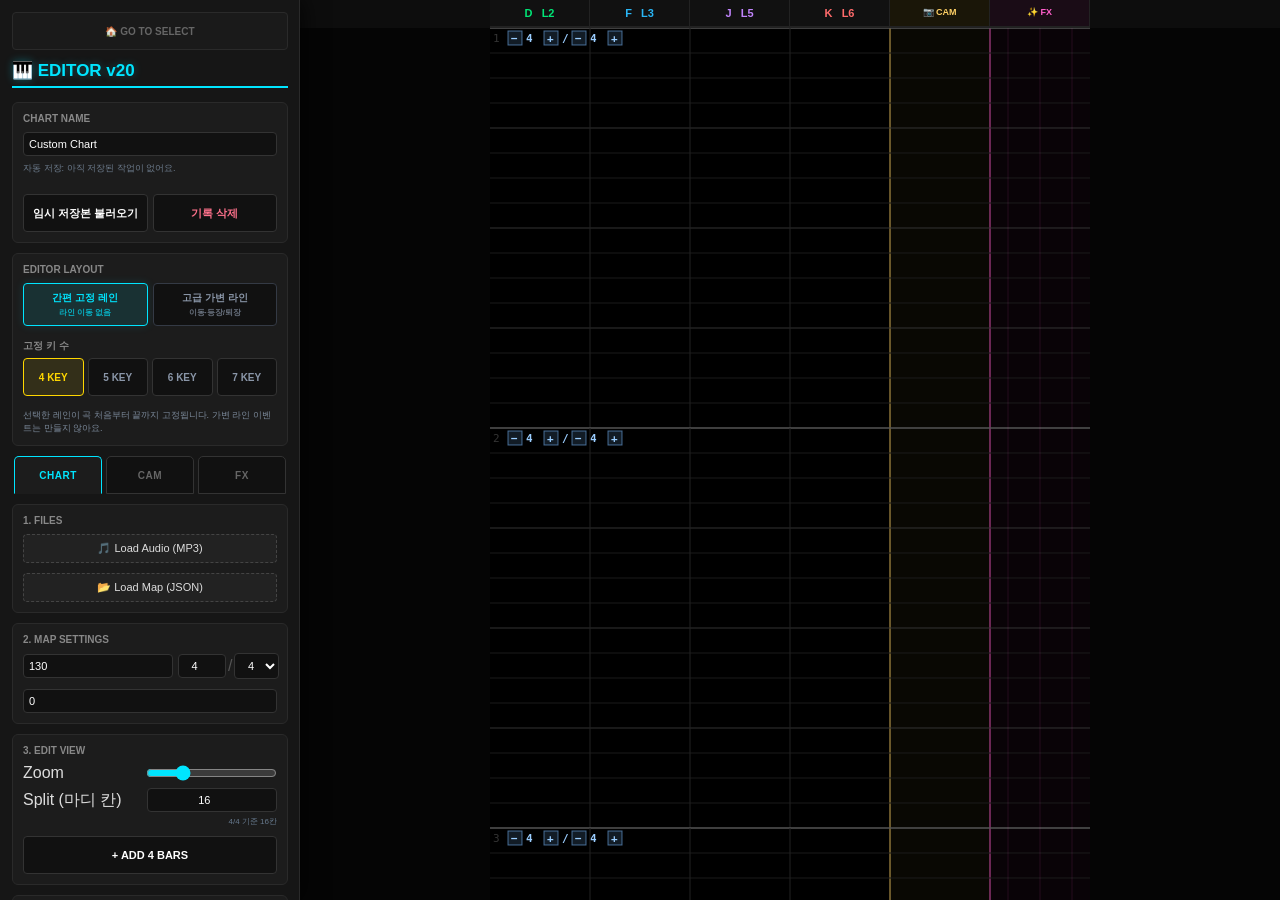
<file: game_editor.html>
<!DOCTYPE html>
<html lang="ko">
<head>
    <meta charset="UTF-8">
    <meta name="viewport" content="width=device-width, initial-scale=1">
    <link rel="stylesheet" href="ui-refresh.css">
<title>WEB BEAT : EDITOR v20 — Line Choreography</title>
<style>
/* ═══════════════════════════════════════════════════════
   ROOT & RESET
═══════════════════════════════════════════════════════ */
:root {
  --bg:#0d0d0d; --panel:#161616; --panel2:#1c1c1c; --border:#2a2a2a;
  --accent:#00e5ff; --accent2:#ff2d78; --gold:#ffd700;
  --text:#ddd; --text-dim:#666;
  --msg-color:#d084ff;
  --lane0:#ff4081; --lane1:#00e676; --lane2:#29b6f6; --lane3:#ffa726;
}
*{box-sizing:border-box;margin:0;padding:0;}
body{background:var(--bg);color:var(--text);font-family:'Segoe UI',sans-serif;
  display:flex;height:100vh;overflow:hidden;user-select:none;}

/* ═══════════════════════════════════════════════════════
   SIDEBAR
═══════════════════════════════════════════════════════ */
#sidebar{
  width:300px;min-width:300px;background:var(--panel);
  border-right:1px solid var(--border);
  display:flex;flex-direction:column;
  z-index:20;box-shadow:3px 0 20px rgba(0,0,0,0.7);
  overflow:hidden;
  transition:width 0.28s cubic-bezier(0.4,0,0.2,1),
             min-width 0.28s cubic-bezier(0.4,0,0.2,1);
  position:relative;
}
#sidebar.collapsed{width:0;min-width:0;}

#sidebar-toggle{
  position:absolute;right:-18px;top:50%;transform:translateY(-50%);
  width:18px;height:60px;
  background:var(--panel);border:1px solid var(--border);
  border-left:none;border-radius:0 6px 6px 0;
  cursor:pointer;z-index:30;display:flex;align-items:center;justify-content:center;
  color:var(--accent);font-size:12px;
  transition:background 0.2s;
}
#sidebar-toggle:hover{background:#222;}

#sidebar-inner{
  flex:1;overflow-y:auto;overflow-x:hidden;
  padding:12px;display:flex;flex-direction:column;gap:10px;
  min-width:300px;
}
#sidebar-inner::-webkit-scrollbar{width:6px;}
#sidebar-inner::-webkit-scrollbar-thumb{background:#333;border-radius:3px;}

/* ── 탭 버튼 ── */
.tab-bar{display:flex;gap:4px;flex-shrink:0;padding:0 2px;}
.tab-btn{
  flex:1;padding:7px 4px;font-size:10px;font-weight:700;
  border:1px solid #333;border-radius:5px 5px 0 0;
  background:#111;color:#666;cursor:pointer;transition:0.2s;
  text-transform:uppercase;letter-spacing:0.5px;
}
.tab-btn.active{background:var(--panel2);color:var(--accent);border-color:var(--accent);border-bottom-color:var(--panel2);}
.tab-pane{display:none;flex-direction:column;gap:10px;flex:1;}
.tab-pane.active{display:flex;}
body[data-editor-mode="simple"] #tab-line{display:none;}

.editor-mode-grid{display:grid;grid-template-columns:1fr 1fr;gap:5px;}
.editor-mode-btn{padding:7px 5px;border:1px solid #343a45;background:#111;color:#8a96a8;font-size:10px;line-height:1.35;}
.editor-mode-btn.active{border-color:var(--accent);background:rgba(0,229,255,.10);color:var(--accent);box-shadow:0 0 10px rgba(0,229,255,.12);}
.fixed-key-grid{display:grid;grid-template-columns:repeat(4,1fr);gap:4px;}
.fixed-key-btn{padding:6px 3px;border:1px solid #333;background:#111;color:#8a96a8;font-size:10px;}
.fixed-key-btn.active{border-color:var(--gold);background:rgba(255,215,0,.10);color:var(--gold);}
.draft-status{font-size:9px;line-height:1.45;color:#6d7c8d;min-height:26px;}
.draft-status.ready{color:#8ee8fa;}

/* 간편 모드 전환 확인창 */
#simple-mode-warning{
  position:fixed;inset:0;z-index:150;display:none;
  align-items:center;justify-content:center;padding:20px;
  background:rgba(0,0,0,.72);backdrop-filter:blur(5px);
}
.simple-mode-dialog{
  width:min(440px,100%);padding:22px;
  background:linear-gradient(145deg,#1d252f,#11161d);
  border:1px solid #405166;border-radius:12px;
  box-shadow:0 20px 65px rgba(0,0,0,.62),0 0 24px rgba(0,229,255,.08);
}
.simple-mode-dialog h3{color:#eef8ff;font-size:17px;margin-bottom:10px;}
.simple-mode-dialog p{color:#a9b8c7;font-size:12px;line-height:1.65;}
.simple-mode-dialog-actions{display:flex;gap:8px;margin-top:20px;}
.simple-mode-dialog-actions button{min-height:39px;text-transform:none;}
.simple-mode-cancel{
  flex:1;background:var(--accent)!important;color:#00161b!important;
  border-color:var(--accent)!important;box-shadow:0 0 17px rgba(0,229,255,.35);
}
.simple-mode-proceed{flex:1;background:#18212c!important;color:#c7d2de!important;border-color:#46576c!important;}
.simple-mode-proceed:hover{border-color:#ff7b94!important;color:#ffe8ee!important;}

h2{color:var(--accent);border-bottom:2px solid var(--accent);padding-bottom:5px;
  font-size:17px;text-shadow:0 0 8px rgba(0,229,255,0.3);margin-bottom:4px;}

.cg{display:flex;flex-direction:column;gap:6px;background:var(--panel2);
  padding:10px;border-radius:6px;border:1px solid var(--border);flex-shrink:0;}
.gt{font-size:10px;font-weight:700;color:#888;text-transform:uppercase;margin-bottom:2px;}

input,select,button{padding:5px;background:#111;border:1px solid #333;
  color:#fff;border-radius:4px;font-size:11px;}
input[type=range]{padding:0;cursor:pointer;accent-color:var(--accent);}
button{cursor:pointer;font-weight:700;transition:0.18s;text-transform:uppercase;}
button:hover{background:#333;filter:brightness(1.15);}
button.primary{background:var(--accent);color:#000;border:none;}
button.danger{background:#ff0055;color:#fff;border:none;}

.row{display:flex;gap:5px;align-items:center;} .row>*{flex:1;}
.val{font-size:11px;color:var(--accent);font-weight:700;width:38px;text-align:right;}
.fl{display:block;padding:7px;background:#222;text-align:center;border-radius:4px;
  cursor:pointer;border:1px dashed #444;font-size:11px;}
input[type=file]{display:none;}

.mode-active{border:2px solid #fff!important;filter:brightness(1.2);}

/* ═══════════════════════════════════════════════════════
   LINE EDITOR PANEL
═══════════════════════════════════════════════════════ */
.lane-selector{display:flex;gap:4px;}
.lane-sel-btn{
  flex:1;padding:8px 4px;border-radius:5px;border:2px solid transparent;
  font-size:10px;font-weight:900;cursor:pointer;transition:0.18s;
  background:#111;
}
.lane-sel-btn[data-lane="0"]{color:var(--lane0);}
.lane-sel-btn[data-lane="1"]{color:var(--lane1);}
.lane-sel-btn[data-lane="2"]{color:var(--lane2);}
.lane-sel-btn[data-lane="3"]{color:var(--lane3);}
.lane-sel-btn.active[data-lane="0"]{border-color:var(--lane0);background:rgba(255,64,129,0.12);}
.lane-sel-btn.active[data-lane="1"]{border-color:var(--lane1);background:rgba(0,230,118,0.12);}
.lane-sel-btn.active[data-lane="2"]{border-color:var(--lane2);background:rgba(41,182,246,0.12);}
.lane-sel-btn.active[data-lane="3"]{border-color:var(--lane3);background:rgba(255,167,38,0.12);}
.lane-sel-btn.active[data-lane="4"]{border-color:#c084fc;background:rgba(192,132,252,0.12);}
.lane-sel-btn.active[data-lane="5"]{border-color:#ff6b6b;background:rgba(255,107,107,0.12);}
.lane-sel-btn.active[data-lane="6"]{border-color:#4dd0e1;background:rgba(77,208,225,0.12);}

.kf-list{max-height:160px;overflow-y:auto;display:flex;flex-direction:column;gap:3px;}
.kf-list::-webkit-scrollbar{width:4px;}
.kf-list::-webkit-scrollbar-thumb{background:#333;border-radius:2px;}
.kf-item{
  display:flex;align-items:center;gap:5px;
  padding:5px 7px;border-radius:4px;border:1px solid #2a2a2a;
  background:#111;font-size:10px;cursor:pointer;transition:0.15s;
}
.kf-item:hover{border-color:#444;}
.kf-item.selected{border-color:var(--accent)!important;background:rgba(0,229,255,0.06);}
.kf-time{color:var(--accent);font-weight:700;width:50px;flex-shrink:0;font-family:monospace;}
.kf-vals{flex:1;color:#aaa;overflow:hidden;text-overflow:ellipsis;white-space:nowrap;}
.kf-del{background:none;border:none;color:#444;cursor:pointer;font-size:14px;
  padding:0 2px;line-height:1;transition:color 0.15s;}
.kf-del:hover{color:#ff0055;}

.easing-grid{display:grid;grid-template-columns:1fr 1fr;gap:4px;}
.easing-btn,.cam-easing-btn,.zoom-easing-btn{
  padding:6px;font-size:9px;border:1px solid #333;border-radius:4px;
  background:#111;color:#999;cursor:pointer;transition:0.15s;text-align:center;
}
.easing-btn:hover,.cam-easing-btn:hover,.zoom-easing-btn:hover{border-color:#555;color:#ddd;}
.easing-btn.active{border-color:var(--accent);color:var(--accent);background:rgba(0,229,255,0.08);}
.cam-easing-btn.active{border-color:#ffd166;color:#ffd166;background:rgba(255,209,102,0.1);}
.zoom-easing-btn.active{border-color:#00ff88;color:#00ff88;background:rgba(0,255,136,0.1);}

/* ── FX(이펙트) 타입 피커 ── */
.fx-cat-label{font-size:9px;font-weight:800;color:#666;text-transform:uppercase;
  letter-spacing:0.5px;margin:6px 0 3px;}
.fx-type-grid{display:grid;grid-template-columns:1fr 1fr 1fr;gap:4px;}
.fx-type-btn{
  padding:6px 2px;border-radius:5px;border:1.5px solid #333;background:#111;
  color:#999;font-size:9px;font-weight:700;cursor:pointer;transition:0.15s;
  display:flex;flex-direction:column;align-items:center;gap:2px;line-height:1.15;
}
.fx-type-btn .fx-ic{font-size:14px;}
.fx-type-btn:hover{border-color:#555;color:#ddd;}
.fx-type-btn.active{border-color:var(--fx-c,#ff5ecb);color:var(--fx-c,#ff5ecb);
  background:rgba(255,94,203,0.1);}
.fx-env-btn{
  flex:1;padding:5px 2px;border-radius:5px;border:1.5px solid #333;background:#111;
  color:#888;font-size:9px;font-weight:700;cursor:pointer;transition:0.15s;
}
.fx-env-btn:hover{border-color:#555;color:#ddd;}
.fx-env-btn.active{border-color:#ff5ecb;color:#ff5ecb;background:rgba(255,94,203,0.1);}

.coord-display{
  display:grid;grid-template-columns:1fr 1fr 1fr;gap:4px;
}
.coord-box{
  background:#0a0a0a;border:1px solid #2a2a2a;border-radius:4px;
  padding:6px;text-align:center;
}
.coord-label{font-size:9px;color:#555;font-family:monospace;margin-bottom:2px;}
.coord-val{font-size:14px;font-weight:700;font-family:monospace;color:var(--accent);}

/* Beat Pulse 설정 */
.pulse-cfg{display:flex;flex-direction:column;gap:5px;}
.pulse-row{display:flex;gap:5px;align-items:center;}

/* ═══════════════════════════════════════════════════════
   EDITOR VIEW
═══════════════════════════════════════════════════════ */
#editor-view{flex:1;display:flex;flex-direction:column;position:relative;overflow:hidden;}
.lane-header{display:flex;width:900px;margin:0 auto;font-weight:700;font-size:11px;
  text-align:center;border-bottom:2px solid #222;background:#111;flex-shrink:0;}
.lane-header div{flex:0 0 100px;padding:7px 0;border-right:1px solid #222;}
.lane-header div:nth-child(1){color:var(--lane0);}
.lane-header div:nth-child(2){color:var(--lane1);}
.lane-header div:nth-child(3){color:var(--lane2);}
.lane-header div:nth-child(4){color:var(--lane3);}
.lane-header div:nth-child(5){color:#c084fc;}
.lane-header div:nth-child(6){color:#ff6b6b;}
.lane-header div:nth-child(7){color:#4dd0e1;}
.lane-header div:nth-child(8){color:#ffd166;background:#1a1608;font-size:9px;}
.lane-header div:nth-child(9){color:#ff5ecb;background:#1a0c16;font-size:9px;}

#editor-container{flex:1;overflow-y:scroll;background:#050505;
  display:flex;justify-content:center;position:relative;}
#editor-container::-webkit-scrollbar{width:8px;}
#editor-container::-webkit-scrollbar-thumb{background:#222;border-radius:4px;}
#canvas-layer{position:relative;width:900px;}
#gridCanvas{position:sticky;top:0;display:block;background:#000;cursor:crosshair;}
#play-head{position:absolute;left:0;width:100%;height:2px;background:#ff0055;
  z-index:5;display:none;pointer-events:none;box-shadow:0 0 8px #ff0055;will-change:transform;}

/* ═══════════════════════════════════════════════════════
   GAME VIEW  (Phigros-style)
═══════════════════════════════════════════════════════ */
#game-view{
  position:fixed;
  inset:0;
  width:100vw;
  height:100dvh;
  background:#000;
  z-index:50;
  display:none;
  flex-direction:row;
  align-items:stretch;
  justify-content:center;
}
#game-canvas-container{
  position:absolute;
  inset:0;
  background:#000;
  overflow:hidden;
}

#gameCanvas{
  display:block;
}

#game-hud{
  position:absolute;
  inset:0;
  pointer-events:none;
  z-index:60;
}

.hud-item{
  position:absolute;
}

.hud-rate{
  top:16px;
  left:20px;
  text-align:left;
}

.hud-score{
  top:16px;
  right:20px;
  text-align:right;
}

.hud-combo{
  left:50%;
  top:48%;
  transform:translate(-50%, -50%);
  text-align:center;
  opacity:0.12;
}

.hud-text{
  font-size:30px;
  color:#fff;
  text-shadow:0 0 8px rgba(255,255,255,0.4);
  font-weight:900;
  font-family:monospace;
}

.hud-sub{
  font-size:10px;
  color:#666;
  font-weight:700;
  letter-spacing:1px;
}

.hud-combo .hud-sub{
  display:none;
}

.hud-combo .hud-text{
  font-size:150px;
  color:#fff;
  text-shadow:0 0 30px rgba(255,255,255,0.25);
  line-height:1;
}
#g-avg-box{position:absolute;bottom:110px;width:100%;text-align:center;pointer-events:none;}
#g-avg{font-family:monospace;font-size:13px;font-weight:700;color:#666;}
#auto-indicator{position:absolute;top:50%;left:50%;transform:translate(-50%,-50%);
  font-size:70px;color:rgba(123,31,162,0.25);pointer-events:none;display:none;z-index:55;font-weight:900;}
#guide-message{position:absolute;top:35%;left:50%;transform:translateX(-50%);
  width:100%;text-align:center;pointer-events:none;z-index:70;
  font-size:44px;font-weight:900;color:#fff;
  text-shadow:0 0 18px var(--msg-color),0 0 36px var(--msg-color);
  opacity:0;white-space:nowrap;}
.msg-active{opacity:1!important;transform:translateX(-50%)!important;}
#result-overlay{position:absolute;inset:0;background:rgba(0,0,0,0.95);
  z-index:300;display:none;flex-direction:column;align-items:center;justify-content:center;}
#loading-screen{position:absolute;inset:0;background:#000;z-index:500;
  display:none;flex-direction:column;justify-content:center;align-items:center;color:var(--accent);}
.loading-text{font-size:36px;font-weight:900;margin-bottom:18px;animation:blink 1s infinite;}
.btn-start-game{padding:14px 48px;font-size:22px;font-weight:900;background:#ff0055;
  color:#fff;border:none;border-radius:50px;cursor:pointer;display:none;}

/* 변속 경고 */
.side-warn-col{flex:1;display:flex;flex-direction:column;justify-content:center;
  align-items:center;opacity:0;transition:opacity 0.2s;}
.chevron{width:50px;height:50px;border-top:10px solid currentColor;border-right:10px solid currentColor;
  transform:rotate(-45deg);margin:16px 0;}
.warn-up{opacity:1;} .warn-up .chevron{color:#ff0055;filter:drop-shadow(0 0 16px #ff0055);animation:chevUp 0.3s infinite;}
.warn-up .warn-label{color:#ff0055;text-shadow:0 0 16px #ff0055;}
.warn-down{opacity:1;} .warn-down .chevron{color:var(--accent);transform:rotate(135deg);filter:drop-shadow(0 0 16px var(--accent));animation:chevDown 0.5s infinite;}
.warn-down .warn-label{color:var(--accent);text-shadow:0 0 16px var(--accent);}
.warn-label{font-size:32px;font-weight:900;margin:24px 0;letter-spacing:4px;text-align:center;line-height:1.2;}

/* 테스트 컨트롤 팝업 */
#test-controls{position:absolute;bottom:44px;left:50%;transform:translateX(-50%);
  width:380px;background:rgba(16,16,16,0.96);border:1px solid #333;
  border-radius:8px;z-index:200;display:none;flex-direction:column;
  box-shadow:0 0 24px rgba(0,0,0,0.8);overflow:hidden;}
#drag-handle{width:100%;height:22px;background:linear-gradient(90deg,#252525,#333);
  cursor:grab;display:flex;justify-content:center;align-items:center;border-bottom:1px solid #3a3a3a;}
.ctrl-body{padding:10px;display:flex;flex-direction:column;gap:5px;}
#test-controls input[type=range]{width:100%;height:5px;accent-color:var(--accent);}
.ctrl-row{display:flex;justify-content:space-between;align-items:center;}
#time-display{font-family:monospace;color:#fff;font-size:13px;}
.btn-group button{background:#252525;border:1px solid #444;color:#fff;
  padding:4px 10px;cursor:pointer;font-size:11px;border-radius:4px;}
#test-msg{position:absolute;bottom:14px;left:50%;transform:translateX(-50%);
  color:#444;font-size:11px;animation:blink 2s infinite;pointer-events:none;}

@keyframes blink{50%{opacity:0.25;}}
@keyframes chevUp{0%{transform:translateY(24px) rotate(-45deg);opacity:0;}50%{opacity:1;}100%{transform:translateY(-24px) rotate(-45deg);opacity:0;}}
@keyframes chevDown{0%{transform:translateY(-24px) rotate(135deg);opacity:0;}50%{opacity:1;}100%{transform:translateY(24px) rotate(135deg);opacity:0;}}

/* 판정 텍스트 */
.judge-perfect{color:#00e5ff;} .judge-great{color:#00ff88;}
.judge-okay{color:#ffdd00;} .judge-miss{color:#ff4444;}
</style>
</head>
<body data-ui="editor" data-editor-mode="simple">

<!-- ════ LOADING ════ -->
<div id="loading-screen">
  <div class="loading-text" id="loading-msg">LOADING DATA...</div>
  <button id="btn-start-auto" class="btn-start-game" onclick="startAutoPlay()">CLICK TO START</button>
</div>

<!-- ════ SIDEBAR ════ -->
<div id="sidebar">
  <button id="sidebar-toggle" onclick="toggleSidebar()" title="패널 접기/펼치기">◀</button>
  <div id="sidebar-inner">
    <button onclick="location.href='index.html'"
      style="background:#1a1a1a;color:#666;font-size:10px;border:1px solid #2a2a2a;">🏠 GO TO SELECT</button>
    <h2>🎹 EDITOR v20</h2>

    <div class="cg">
      <div class="gt">Chart name</div>
      <input type="text" id="chart-title" value="Custom Chart" maxlength="80" placeholder="채보 이름">
      <div id="draft-status" class="draft-status">자동 저장: 아직 저장된 작업이 없어요.</div>
      <div class="row">
        <button onclick="loadDraftFromStorage()">임시 저장본 불러오기</button>
        <button onclick="clearDraftFromStorage()" style="color:#ff728c;">기록 삭제</button>
      </div>
    </div>

    <div class="cg">
      <div class="gt">Editor layout</div>
      <div class="editor-mode-grid">
        <button id="editor-mode-simple" class="editor-mode-btn active" onclick="setChartEditorMode('simple')">간편 고정 레인<br><span style="font-size:8px;opacity:.72;">라인 이동 없음</span></button>
        <button id="editor-mode-advanced" class="editor-mode-btn" onclick="setChartEditorMode('advanced')">고급 가변 라인<br><span style="font-size:8px;opacity:.72;">이동·등장/퇴장</span></button>
      </div>
      <div id="fixed-key-controls" style="margin-top:7px;">
        <div class="gt" style="margin-bottom:5px;">고정 키 수</div>
        <div class="fixed-key-grid">
          <button class="fixed-key-btn active" data-fixed-keys="4" onclick="setFixedKeyCount(4)">4 KEY</button>
          <button class="fixed-key-btn" data-fixed-keys="5" onclick="setFixedKeyCount(5)">5 KEY</button>
          <button class="fixed-key-btn" data-fixed-keys="6" onclick="setFixedKeyCount(6)">6 KEY</button>
          <button class="fixed-key-btn" data-fixed-keys="7" onclick="setFixedKeyCount(7)">7 KEY</button>
        </div>
      </div>
      <div id="editor-mode-hint" style="font-size:9px;color:#7b899a;line-height:1.45;margin-top:7px;">선택한 레인이 곡 처음부터 끝까지 고정됩니다. 가변 라인 이벤트는 만들지 않아요.</div>
    </div>

    <!-- ── 탭 ── -->
    <div class="tab-bar">
      <button class="tab-btn active" onclick="switchTab('note')" id="tab-note">CHART</button>
      <button class="tab-btn" onclick="switchTab('line')" id="tab-line">LINE</button>
      <button class="tab-btn" onclick="switchTab('cam')" id="tab-cam">CAM</button>
      <button class="tab-btn" onclick="switchTab('fx')" id="tab-fx">FX</button>
    </div>

    <!-- ══════ CHART TAB ══════ -->
    <div class="tab-pane active" id="pane-note">

      <div class="cg">
        <div class="gt">1. Files</div>
        <label class="fl" for="audioFile">🎵 Load Audio (MP3)</label>
        <input type="file" id="audioFile" accept="audio/*">
        <label class="fl" for="mapJsonFile" style="margin-top:4px;">📂 Load Map (JSON)</label>
        <input type="file" id="mapJsonFile" accept=".json">
      </div>

      <div class="cg">
        <div class="gt">2. Map Settings</div>
        <div class="row">
          <input type="number" id="bpm" value="130" placeholder="BPM">
          <div style="display:flex;align-items:center;gap:2px;flex:1;">
            <input type="number" id="beat-num" value="4" min="1" max="32" style="text-align:center;">
            <span style="color:#555;">/</span>
            <select id="beat-denom" style="text-align:center;">
              <option value="4">4</option><option value="8">8</option>
              <option value="2">2</option><option value="16">16</option>
            </select>
          </div>
        </div>
        <input type="number" id="offset" value="0" placeholder="Offset (ms)" style="margin-top:4px;">
      </div>

      <div class="cg">
        <div class="gt">3. Edit View</div>
        <div class="row"><span>Zoom</span>
          <input type="range" id="zoom" min="200" max="1000" step="50" value="400">
        </div>
        <div class="row"><span>Split (마디 칸)</span>
          <input type="number" id="split" value="16" min="1" max="64" style="width:55px;text-align:center;">
        </div>
        <div id="split-meter-hint" style="font-size:8px;color:#66798d;text-align:right;margin-top:-2px;">4/4 기준 16칸</div>
        <button onclick="addMeasures(4)" style="margin-top:3px;">+ Add 4 Bars</button>
      </div>

      <div class="cg">
        <div class="gt">4. Edit Mode</div>
        <button id="btn-mode-note" class="mode-active" onclick="setEditMode('NOTE')"
          style="width:100%;background:#252525;color:#fff;margin-bottom:4px;">🎹 NOTE MODE</button>

        <div style="border:1px solid var(--gold);padding:5px;border-radius:4px;margin-bottom:4px;">
          <div class="row" style="margin-bottom:3px;">
            <span style="color:var(--gold);font-size:10px;font-weight:700;">⚡ SPEED</span>
            <input type="number" id="speed-mult-input" value="2.0" step="0.1" style="width:50px;text-align:center;">
          </div>
          <button id="btn-mode-speed" onclick="setEditMode('SPEED')"
            style="width:100%;background:#252525;color:var(--gold);">SET SPEED TRICK</button>
        </div>

        <div style="border:1px solid #ff8a3d;padding:5px;border-radius:4px;margin-bottom:4px;">
          <div class="row" style="margin-bottom:3px;">
            <span style="color:#ff9e77;font-size:10px;font-weight:700;">♩ BPM</span>
            <input type="number" id="bpm-event-input" value="180" min="1" max="999" step="0.1" style="width:68px;text-align:center;">
          </div>
          <button id="btn-mode-bpm" onclick="setEditMode('BPM')"
            style="width:100%;background:#252525;color:#ff9e77;">SET BPM CHANGE</button>
          <div style="margin-top:4px;color:#777;font-size:8px;line-height:1.45;">격자를 클릭해 BPM 전환을 배치 · 우클릭으로 삭제</div>
          <div id="bpm-event-list" style="display:flex;flex-direction:column;gap:3px;margin-top:6px;"></div>
        </div>

        <div style="border:1px solid var(--msg-color);padding:5px;border-radius:4px;">
          <div class="row" style="margin-bottom:3px;">
            <span style="color:var(--msg-color);font-size:10px;font-weight:700;">💬 MSG</span>
            <input type="text" id="msg-text-input" value="WATCH OUT!" style="width:100%;">
          </div>
          <button id="btn-mode-msg" onclick="setEditMode('MSG')"
            style="width:100%;background:#252525;color:var(--msg-color);">SET GUIDE MESSAGE</button>
        </div>
        <div style="font-size:9px;color:#444;text-align:center;margin-top:3px;">Click=Place · Drag=Duration · RClick=Delete</div>
      </div>

      <div class="cg">
        <button id="btn-record" style="background:#252525;color:#555;border:1px solid #333;margin-bottom:4px;">🔴 RECORD: OFF</button>
        <button id="btn-play" class="primary">▶ EDIT PLAY (Space)</button>
        <button id="btn-stop" style="margin-top:3px;">⏹ STOP</button>
      </div>

      <div class="cg">
        <div class="gt">5. Test Play</div>
        <div class="row">
          <span>Speed</span>
          <input type="range" id="test-speed" min="1" max="20" step="0.5" value="5.0">
          <span id="speed-val" class="val">x5.0</span>
        </div>
        <label style="display:flex;align-items:center;gap:6px;cursor:pointer;
          background:#111;padding:7px;border-radius:4px;margin-top:4px;">
          <input type="checkbox" id="chk-auto">
          <span style="font-size:11px;font-weight:700;color:var(--msg-color);">🤖 Auto Play</span>
        </label>
        <button id="btn-test" class="danger" style="margin-top:4px;padding:11px;font-size:13px;">🎮 GAME START (Enter)</button>
      </div>

      <button id="btn-export" style="background:#1a6b2a;color:#fff;padding:11px;
        border:none;flex-shrink:0;border-radius:4px;margin-top:4px;">💾 EXPORT JSON</button>
    </div><!-- /pane-note -->

    <!-- ══════ LINE TAB ══════ -->
    <div class="tab-pane" id="pane-line">
      <div class="cg">
        <div class="gt" style="color:var(--gold);">초기 키 개수 (곡 시작 시)</div>
        <div class="row">
          <input type="number" id="init-key-count" value="4" min="3" max="7" style="text-align:center;">
          <button onclick="applyInitialKeyLayout(parseInt(document.getElementById('init-key-count').value)||4)" style="flex:2;">적용 — 시작 시 켜질 키 개수 설정</button>
        </div>
        <div id="init-key-hint" style="font-size:9px;color:#888;margin-top:4px;">지금 설정: 시작 시 D/F/J/K (4키)가 가운데 정렬로 시작</div>
      </div>
      <div class="cg">
        <div class="gt" style="color:#00e5ff;">키 설정 (라인별 키보드 키)</div>
        <div style="display:flex;gap:4px;margin-bottom:6px;flex-wrap:wrap;">
          <button onclick="applyKeyPreset('key7')" style="flex:1;min-width:30%;font-size:9px;">7키 개별: S D F SPACE J K L</button>
          <button onclick="applyKeyPreset('keyFJshared')" style="flex:1;min-width:30%;font-size:9px;">F/J 겸용: 스페이스 없이 S D F[F/J겸용] J K L</button>
          <button onclick="applyKeyPreset('key8shared')" style="flex:1;min-width:30%;font-size:9px;">8키 공용: LShift A S [D/L] ; ' RShift</button>
        </div>
        <div id="keymap-list" style="display:flex;flex-direction:column;gap:4px;"></div>
        <div style="font-size:9px;color:#444;margin-top:4px;">키 칩을 <b>클릭</b>하면 그 키를 바로 다른 키로 바꿀 수 있어요 (기본으로 설정된 키도 포함). "+ 키 추가"는 그 라인에 키를 하나 더 걸 때(겸용키), 칩의 ✕는 제거할 때 사용해요. 이미 다른 라인이 쓰는 키는 확인 후 겸용으로만 쓸 수 있어요.</div>
      </div>
      <div class="cg">
        <div class="gt">Select Lane</div>
        <div class="lane-selector" style="flex-wrap:wrap;">
          <button class="lane-sel-btn active" data-lane="0" onclick="selectLineLane(0)" style="flex-basis:30%;" id="lane-sel-0">D L1</button>
          <button class="lane-sel-btn" data-lane="1" onclick="selectLineLane(1)" style="flex-basis:30%;" id="lane-sel-1">F L2</button>
          <button class="lane-sel-btn" data-lane="2" onclick="selectLineLane(2)" style="flex-basis:30%;" id="lane-sel-2">J L3</button>
          <button class="lane-sel-btn" data-lane="3" onclick="selectLineLane(3)" style="flex-basis:30%;" id="lane-sel-3">K L4</button>
          <button class="lane-sel-btn" data-lane="4" onclick="selectLineLane(4)" style="flex-basis:30%;color:#c084fc;" id="lane-sel-4">S L5</button>
          <button class="lane-sel-btn" data-lane="5" onclick="selectLineLane(5)" style="flex-basis:30%;color:#ff6b6b;" id="lane-sel-5">L L6</button>
          <button class="lane-sel-btn" data-lane="6" onclick="selectLineLane(6)" style="flex-basis:30%;color:#4dd0e1;" id="lane-sel-6">A L7</button>
        </div>
        <div style="font-size:9px;color:#444;margin-top:4px;">L1~L4는 기본적으로 항상 켜져있고, L5~L7은 기본적으로 꺼져있음 (실제 키는 위 "키 설정"에서 확인/변경) → 아래 "라인 등장/퇴장" 모드로 곡 중간에 켜고 끌 수 있음</div>
      </div>

      <!-- 현재 라인 좌표 실시간 표시 -->
      <div class="cg">
        <div class="gt">Live Coordinates</div>
        <div class="coord-display">
          <div class="coord-box">
            <div class="coord-label">X</div>
            <div class="coord-val" id="coord-x">0.50</div>
          </div>
          <div class="coord-box">
            <div class="coord-label">Y</div>
            <div class="coord-val" id="coord-y">0.85</div>
          </div>
          <div class="coord-box">
            <div class="coord-label">°</div>
            <div class="coord-val" id="coord-a">0°</div>
          </div>
        </div>
      </div>

      <!-- 키프레임 추가 -->
      <div class="cg">
        <div class="gt" id="kf-edit-banner" style="color:var(--accent);">Add Keyframe (NEW)</div>
        <div id="kf-edit-actions" style="display:none;gap:4px;margin-bottom:6px;">
          <button onclick="deselectKf()" style="flex:1;font-size:9px;background:#222;color:#aaa;">＋ New (deselect)</button>
          <button onclick="deleteSelectedKf()" style="flex:1;font-size:9px;background:rgba(255,0,85,0.15);border:1px solid #ff0055;color:#ff5577;">🗑 Delete</button>
        </div>
        <div style="font-size:9px;color:#555;margin-bottom:3px;">이동 방식</div>
        <div style="display:flex;gap:4px;margin-bottom:6px;">
          <button class="easing-btn active" onclick="selectMoveType('relative')" id="move-relative" style="flex:1;">↗ ~만큼 이동</button>
          <button class="easing-btn" onclick="selectMoveType('absolute')" id="move-absolute" style="flex:1;">📍 ~로 이동</button>
        </div>
        <div style="font-size:8px;color:#444;margin-bottom:6px;">그리드 마커: ◆다이아몬드=~만큼(점선) · ●원+타겟점=~로(실선)</div>
        <div style="display:grid;grid-template-columns:1fr 1fr 1fr;gap:4px;margin-bottom:5px;">
          <div>
            <div style="font-size:9px;color:#555;margin-bottom:2px;" id="kf-x-label">X 이동량</div>
            <input type="number" id="kf-x" value="0.5" step="0.01" min="0" max="1" style="width:100%;text-align:center;">
          </div>
          <div>
            <div style="font-size:9px;color:#555;margin-bottom:2px;" id="kf-y-label">Y 이동량</div>
            <input type="number" id="kf-y" value="0.85" step="0.01" min="0" max="1" style="width:100%;text-align:center;">
          </div>
          <div>
            <div style="font-size:9px;color:#555;margin-bottom:2px;" id="kf-angle-label">각도 변화°</div>
            <input type="number" id="kf-angle" value="0" step="1" min="-180" max="180" style="width:100%;text-align:center;">
          </div>
        </div>

        <div style="font-size:9px;color:#555;margin-bottom:3px;">Transition</div>
        <div class="easing-grid">
          <button class="easing-btn active" onclick="selectEasing('linear')" id="ease-linear">▶ Linear</button>
          <button class="easing-btn" onclick="selectEasing('step')" id="ease-step">⬛ Step</button>
          <button class="easing-btn" onclick="selectEasing('ease-in')" id="ease-in">◀◀ Ease In</button>
          <button class="easing-btn" onclick="selectEasing('ease-out')" id="ease-out">▶▶ Ease Out</button>
          <button class="easing-btn" onclick="selectEasing('ease-inout')" id="ease-inout">◀▶ Ease InOut</button>
          <button class="easing-btn" onclick="selectEasing('circ')" id="ease-circ">○ Circular</button>
          <button class="easing-btn" onclick="selectEasing('custom')" id="ease-custom" style="grid-column:1/3;">✎ Custom Curve (EQ)</button>
        </div>

        <!-- 커스텀 속도 곡선 에디터 -->
        <div id="curve-editor-box" style="display:none;margin-top:6px;">
          <div style="font-size:9px;color:#555;margin-bottom:3px;display:flex;justify-content:space-between;">
            <span>Speed Curve — 클릭:점추가 · 드래그:이동 · 우클릭:삭제</span>
            <span style="color:#666;cursor:pointer;text-decoration:underline;" onclick="resetCurve()">↺ reset</span>
          </div>
          <canvas id="curve-canvas" width="276" height="120"
            style="width:100%;height:120px;background:#0a0a0a;border:1px solid #2a2a2a;border-radius:4px;cursor:crosshair;display:block;"></canvas>
          <div style="font-size:8px;color:#444;text-align:center;margin-top:2px;">가로=진행시간 · 세로=속도 (높을수록 빠르게 이동, 넓이=총 이동량)</div>
        </div>

        <div style="display:flex;align-items:center;gap:5px;margin-top:5px;">
          <span style="font-size:9px;color:#555;width:50px;">Duration</span>
          <input type="number" id="kf-dur" min="0" step="50" value="500"
            style="flex:1;width:100%;text-align:right;">
          <span id="kf-dur-val" style="font-size:10px;color:var(--accent);width:52px;text-align:right;">500ms</span>
        </div>

        <button id="btn-mode-line" onclick="setEditMode('LINE')"
          style="width:100%;margin-top:5px;background:rgba(0,229,255,0.15);
          border:1px solid var(--accent);color:var(--accent);">📍 PLACE MODE — 그리드 클릭으로 배치</button>
        <div style="font-size:9px;color:#444;text-align:center;margin-top:4px;">
          클릭한 <b>레인 칸</b>에 키프레임 생성 · <b>아래로 드래그=Duration</b><br>리스트/그리드 클릭 시 선택·수정 · 우클릭/Del 삭제
        </div>
      </div>

      <!-- 키프레임 리스트 -->
      <div class="cg" style="flex:1;min-height:0;">
        <div class="gt" style="display:flex;justify-content:space-between;align-items:center;">
          <span>Keyframes</span>
          <button onclick="clearAllKeyframes()" style="background:none;border:none;color:#444;
            font-size:10px;cursor:pointer;padding:0;">✕ Clear All</button>
        </div>
        <div class="kf-list" id="kf-list"></div>
      </div>

      <!-- Beat Pulse -->
      <div class="cg">
        <div class="gt">Beat Pulse (Thump)</div>
        <div class="pulse-cfg">
          <div class="pulse-row">
            <span style="font-size:10px;color:#888;width:55px;">Intensity</span>
            <input type="range" id="pulse-intensity" min="0" max="30" step="1" value="8">
            <span id="pulse-int-val" style="font-size:10px;color:var(--accent);width:30px;text-align:right;">8</span>
          </div>
          <div class="pulse-row">
            <span style="font-size:10px;color:#888;width:55px;">Decay</span>
            <input type="range" id="pulse-decay" min="50" max="800" step="10" value="150">
            <span id="pulse-dec-val" style="font-size:10px;color:var(--accent);width:38px;text-align:right;">150ms</span>
          </div>
          <div style="display:flex;gap:4px;margin-top:3px;">
            <button id="btn-mode-pulse" onclick="setEditMode('PULSE')" style="flex:1;background:rgba(255,64,129,0.15);
              border:1px solid #ff4081;color:#ff4081;font-size:10px;">📍 BEAT 배치</button>
            <button id="btn-mode-stop" onclick="setEditMode('STOP')" style="flex:1;background:rgba(100,100,100,0.15);
              border:1px solid #555;color:#888;font-size:10px;">📍 STOP 배치</button>
          </div>
          <div style="font-size:9px;color:#444;text-align:center;margin-top:3px;">클릭한 레인 칸에 펄스/정지 트리거 생성</div>
        </div>
      </div>

      <div class="cg" style="border-color:rgba(103,184,255,.5);">
        <div class="gt" style="color:#78baff;">라인별 박자표</div>
        <div style="font-size:9px;color:#8a9bad;margin-bottom:5px;line-height:1.45;">
          클릭한 <b>라인만</b> 그 시점부터 박자표가 바뀝니다. 노트의 절대 시간은 유지하고,
          해당 라인의 펄스 박자와 에디터 표기만 전환해요.
        </div>
        <div class="row" style="margin-bottom:4px;gap:4px;">
          <input id="line-meter-num" type="number" min="1" max="32" value="3" style="width:46px;text-align:center;">
          <span style="color:#78baff;">/</span>
          <select id="line-meter-denom" style="flex:1;text-align:center;">
            <option value="2">2</option><option value="4" selected>4</option>
            <option value="8">8</option><option value="16">16</option>
          </select>
        </div>
        <button id="btn-mode-meter" onclick="setEditMode('METER')"
          style="width:100%;background:rgba(103,184,255,.12);border:1px solid #78baff;color:#9acdff;">♩ LINE METER 배치</button>
        <div style="font-size:9px;color:#617285;text-align:center;margin-top:4px;">라인을 클릭해 배치 · 우클릭으로 삭제</div>
        <div id="line-meter-list" style="display:flex;flex-direction:column;gap:3px;margin-top:6px;"></div>
      </div>

      <!-- 라인 등장/퇴장 (키 개수 변화) -->
      <div class="cg">
        <div class="gt" style="color:#00ff88;">라인 등장/퇴장 (키 개수 변화)</div>
        <div style="font-size:9px;color:#888;margin-bottom:5px;">
          위에서 선택한 라인(L1~L7)이 켜져있는지 꺼져있는지를 <b>그 시점부터</b> 전환합니다.
          같은 자리를 다시 클릭하면 취소. 기본: L1~L4는 항상 켜짐, L5~L7은 항상 꺼짐.
        </div>
        <button id="btn-mode-active" onclick="setEditMode('ACTIVE')"
          style="width:100%;background:rgba(0,255,136,0.15);
          border:1px solid #00ff88;color:#00ff88;">📍 등장/퇴장 배치 — 그리드 클릭</button>
        <div style="font-size:9px;color:#444;text-align:center;margin-top:3px;">우클릭/Del = 해당 전환 삭제 · 초록=켜짐, 빨강=꺼짐</div>
      </div>

    </div><!-- /pane-line -->

    <!-- ══════ CAM TAB ══════ -->
    <div class="tab-pane" id="pane-cam">
      <div class="cg">
        <div class="gt" style="color:#ffd166;">📷 카메라</div>
        <div style="font-size:9px;color:#888;">지금 보는 화면은 라인들을 바라보는 "카메라" 화면이라는 컨셉이에요. 라인처럼 카메라도 이동/회전/반전을 시간에 따라 트리거할 수 있어요.</div>
      </div>

      <!-- 카메라 키프레임 추가 -->
      <div class="cg">
        <div class="gt" id="cam-kf-edit-banner" style="color:var(--accent);">Add Camera Keyframe (NEW)</div>
        <div id="cam-kf-edit-actions" style="display:none;gap:4px;margin-bottom:6px;">
          <button onclick="deselectCamKf()" style="flex:1;font-size:9px;background:#222;color:#aaa;">＋ New (deselect)</button>
          <button onclick="deleteSelectedCamKf()" style="flex:1;font-size:9px;background:rgba(255,0,85,0.15);border:1px solid #ff0055;color:#ff5577;">🗑 Delete</button>
        </div>

        <div style="font-size:9px;color:#555;margin-bottom:3px;">이동 방식</div>
        <div style="display:flex;gap:4px;margin-bottom:6px;">
          <button class="cam-easing-btn active" onclick="selectCamMoveType('relative')" id="cam-move-relative" style="flex:1;">↗ ~만큼 이동</button>
          <button class="cam-easing-btn" onclick="selectCamMoveType('absolute')" id="cam-move-absolute" style="flex:1;">📍 ~로 이동</button>
        </div>
        <div style="font-size:8px;color:#444;margin-bottom:6px;">그리드 마커: ■사각형=~만큼(점선) · ●원+타겟점=~로(실선)</div>

        <div style="display:grid;grid-template-columns:1fr 1fr 1fr;gap:4px;margin-bottom:5px;">
          <div>
            <div style="font-size:9px;color:#555;margin-bottom:2px;" id="cam-kf-x-label">X 이동량</div>
            <input type="number" id="cam-kf-x" value="0" step="0.01" min="-1" max="1" style="width:100%;text-align:center;">
          </div>
          <div>
            <div style="font-size:9px;color:#555;margin-bottom:2px;" id="cam-kf-y-label">Y 이동량</div>
            <input type="number" id="cam-kf-y" value="0" step="0.01" min="-1" max="1" style="width:100%;text-align:center;">
          </div>
          <div>
            <div style="font-size:9px;color:#555;margin-bottom:2px;" id="cam-kf-angle-label">각도 변화°</div>
            <input type="number" id="cam-kf-angle" value="0" step="1" min="-180" max="180" style="width:100%;text-align:center;">
          </div>
        </div>

        <div style="font-size:9px;color:#555;margin-bottom:3px;">Transition</div>
        <div class="easing-grid">
          <button class="cam-easing-btn active" onclick="selectCamEasing('linear')" id="cam-ease-linear">▶ Linear</button>
          <button class="cam-easing-btn" onclick="selectCamEasing('step')" id="cam-ease-step">⬛ Step</button>
          <button class="cam-easing-btn" onclick="selectCamEasing('ease-in')" id="cam-ease-ease-in">◀◀ Ease In</button>
          <button class="cam-easing-btn" onclick="selectCamEasing('ease-out')" id="cam-ease-ease-out">▶▶ Ease Out</button>
          <button class="cam-easing-btn" onclick="selectCamEasing('ease-inout')" id="cam-ease-ease-inout">◀▶ Ease InOut</button>
          <button class="cam-easing-btn" onclick="selectCamEasing('circ')" id="cam-ease-circ">○ Circular</button>
          <button class="cam-easing-btn" onclick="selectCamEasing('custom')" id="cam-ease-custom" style="grid-column:1/3;">✎ Custom Curve (EQ)</button>
        </div>

        <!-- 카메라 전용 커스텀 속도 곡선 에디터 -->
        <div id="cam-curve-editor-box" style="display:none;margin-top:6px;">
          <div style="font-size:9px;color:#555;margin-bottom:3px;display:flex;justify-content:space-between;">
            <span>Camera Speed Curve — 클릭:점추가 · 드래그:이동 · 우클릭:삭제</span>
            <span style="color:#666;cursor:pointer;text-decoration:underline;" onclick="resetCamCurve()">↺ reset</span>
          </div>
          <canvas id="cam-curve-canvas" width="276" height="120"
            style="width:100%;height:120px;background:#0a0a0a;border:1px solid #2a2a2a;border-radius:4px;cursor:crosshair;display:block;"></canvas>
          <div style="font-size:8px;color:#444;text-align:center;margin-top:2px;">가로=진행시간 · 세로=속도</div>
        </div>

        <div style="display:flex;align-items:center;gap:5px;margin-top:5px;">
          <span style="font-size:9px;color:#555;width:50px;">Duration</span>
          <input type="number" id="cam-kf-dur" min="0" step="50" value="500"
            style="flex:1;width:100%;text-align:right;">
          <span id="cam-kf-dur-val" style="font-size:10px;color:var(--accent);width:52px;text-align:right;">500ms</span>
        </div>

        <button id="btn-mode-camera" onclick="setEditMode('CAMERA')"
          style="width:100%;margin-top:5px;background:rgba(255,209,102,0.15);
          border:1px solid #ffd166;color:#ffd166;">📍 CAMERA 배치 — 그리드 아무 곳이나 클릭(시간만 지정)</button>
      </div>

      <!-- 카메라 키프레임 리스트 -->
      <div class="cg" style="flex:1;min-height:0;">
        <div class="gt" style="display:flex;justify-content:space-between;align-items:center;">
          <span>Camera Keyframes</span>
          <button onclick="clearAllCamKeyframes()" style="background:none;border:none;color:#444;
            font-size:10px;cursor:pointer;padding:0;">✕ Clear All</button>
        </div>
        <div class="kf-list" id="cam-kf-list"></div>
      </div>

      <!-- 반전 트리거 -->
      <div class="cg">
        <div class="gt" style="color:#00ff88;">반전 트리거</div>
        <div style="font-size:9px;color:#888;margin-bottom:5px;">그리드의 아무 시점이나 클릭하면 그 순간부터 좌우/상하 반전이 토글돼요. 같은 자리 다시 클릭하면 취소.</div>
        <div style="display:flex;gap:4px;">
          <button id="btn-mode-flipx" onclick="setEditMode('FLIPX')" style="flex:1;background:rgba(0,255,136,0.15);
            border:1px solid #00ff88;color:#00ff88;font-size:10px;">↔ 좌우 반전 배치</button>
          <button id="btn-mode-flipy" onclick="setEditMode('FLIPY')" style="flex:1;background:rgba(0,229,255,0.15);
            border:1px solid #00e5ff;color:#00e5ff;font-size:10px;">↕ 상하 반전 배치</button>
        </div>
        <div style="font-size:9px;color:#444;text-align:center;margin-top:3px;">우클릭/Del = 해당 반전 트리거 삭제</div>
      </div>

      <!-- 카메라 확대/축소 (줌) -->
      <div class="cg">
        <div class="gt" style="color:#00ff88;">🔍 카메라 확대/축소 (줌)</div>
        <div style="font-size:9px;color:#888;margin-bottom:6px;">이동/회전과는 완전히 별개의 타임라인이에요. 기본값은 100%(지금 화면 그대로)이고, 원하는 시점에 원하는 배율로 자유롭게 바꿀 수 있어요.</div>

        <div class="gt" id="zoom-kf-edit-banner" style="color:var(--accent);">Add Zoom Keyframe (NEW)</div>
        <div id="zoom-kf-edit-actions" style="display:none;gap:4px;margin-bottom:6px;">
          <button onclick="deselectCamZoomKf()" style="flex:1;font-size:9px;background:#222;color:#aaa;">＋ New (deselect)</button>
          <button onclick="deleteSelectedCamZoomKf()" style="flex:1;font-size:9px;background:rgba(255,0,85,0.15);border:1px solid #ff0055;color:#ff5577;">🗑 Delete</button>
        </div>

        <div style="font-size:9px;color:#555;margin-bottom:3px;">이동 방식</div>
        <div style="display:flex;gap:4px;margin-bottom:6px;">
          <button class="zoom-easing-btn active" onclick="selectZoomMoveType('relative')" id="zoom-move-relative" style="flex:1;">↗ ~만큼 확대/축소</button>
          <button class="zoom-easing-btn" onclick="selectZoomMoveType('absolute')" id="zoom-move-absolute" style="flex:1;">📍 ~로 확대/축소</button>
        </div>

        <div style="margin-bottom:5px;">
          <div style="font-size:9px;color:#555;margin-bottom:2px;" id="zoom-kf-value-label">확대/축소 변화량 (%p)</div>
          <input type="number" id="zoom-kf-value" value="0" step="5" style="width:100%;text-align:center;">
          <div style="font-size:8px;color:#444;margin-top:2px;">예: ~만큼 모드에서 "50" = 지금보다 50%p 확대 · ~로 모드에서 "150" = 화면을 150%(1.5배)로</div>
        </div>

        <div style="font-size:9px;color:#555;margin-bottom:3px;">Transition</div>
        <div class="easing-grid">
          <button class="zoom-easing-btn active" onclick="selectZoomEasing('linear')" id="zoom-ease-linear">▶ Linear</button>
          <button class="zoom-easing-btn" onclick="selectZoomEasing('step')" id="zoom-ease-step">⬛ Step</button>
          <button class="zoom-easing-btn" onclick="selectZoomEasing('ease-in')" id="zoom-ease-ease-in">◀◀ Ease In</button>
          <button class="zoom-easing-btn" onclick="selectZoomEasing('ease-out')" id="zoom-ease-ease-out">▶▶ Ease Out</button>
          <button class="zoom-easing-btn" onclick="selectZoomEasing('ease-inout')" id="zoom-ease-ease-inout">◀▶ Ease InOut</button>
          <button class="zoom-easing-btn" onclick="selectZoomEasing('circ')" id="zoom-ease-circ">○ Circular</button>
          <button class="zoom-easing-btn" onclick="selectZoomEasing('custom')" id="zoom-ease-custom" style="grid-column:1/3;">✎ Custom Curve (EQ)</button>
        </div>

        <div id="zoom-curve-editor-box" style="display:none;margin-top:6px;">
          <div style="font-size:9px;color:#555;margin-bottom:3px;display:flex;justify-content:space-between;">
            <span>Zoom Speed Curve — 클릭:점추가 · 드래그:이동 · 우클릭:삭제</span>
            <span style="color:#666;cursor:pointer;text-decoration:underline;" onclick="resetZoomCurve()">↺ reset</span>
          </div>
          <canvas id="zoom-curve-canvas" width="276" height="120"
            style="width:100%;height:120px;background:#0a0a0a;border:1px solid #2a2a2a;border-radius:4px;cursor:crosshair;display:block;"></canvas>
        </div>

        <div style="display:flex;align-items:center;gap:5px;margin-top:5px;">
          <span style="font-size:9px;color:#555;width:50px;">Duration</span>
          <input type="number" id="zoom-kf-dur" min="0" step="50" value="500"
            style="flex:1;width:100%;text-align:right;">
          <span id="zoom-kf-dur-val" style="font-size:10px;color:var(--accent);width:52px;text-align:right;">500ms</span>
        </div>

        <button id="btn-mode-camzoom" onclick="setEditMode('CAMZOOM')"
          style="width:100%;margin-top:5px;background:rgba(0,255,136,0.15);
          border:1px solid #00ff88;color:#00ff88;">📍 ZOOM 배치 — 그리드 아무 곳이나 클릭(시간만 지정)</button>

        <div class="gt" style="display:flex;justify-content:space-between;align-items:center;margin-top:8px;">
          <span>Zoom Keyframes</span>
          <button onclick="clearAllCamZoomKeyframes()" style="background:none;border:none;color:#444;
            font-size:10px;cursor:pointer;padding:0;">✕ Clear All</button>
        </div>
        <div class="kf-list" id="zoom-kf-list"></div>
      </div>

    </div><!-- /pane-cam -->

    <!-- ══════ EFFECT TAB ══════ -->
    <div class="tab-pane" id="pane-fx">
      <div class="cg">
        <div class="gt" style="color:#ff5ecb;">✨ 화면 이펙트</div>
        <div style="font-size:9px;color:#888;">카메라와 마찬가지로 화면 전체에 씌워지는 트리거예요. 시간(한 점)에 배치하면 그 순간부터 지정한 길이(Duration) 동안 재생돼요. 같은 시간에 여러 종류를 겹쳐 배치할 수 있어요 (예: 폭우 + 흔들림 + 플래시).</div>
      </div>

      <div class="cg">
        <div class="gt" id="fx-kf-edit-banner" style="color:#ff5ecb;">Add Effect Trigger (NEW)</div>
        <div id="fx-kf-edit-actions" style="display:none;gap:4px;margin-bottom:4px;">
          <button onclick="deselectFxKf()" style="flex:1;font-size:9px;background:#222;color:#aaa;">＋ New (deselect)</button>
          <button onclick="deleteSelectedFxKf()" style="flex:1;font-size:9px;background:rgba(255,0,85,0.15);border:1px solid #ff0055;color:#ff5577;">🗑 Delete</button>
        </div>

        <div class="fx-cat-label" style="color:#66aaff;">🎨 색/화면 필터</div>
        <div class="fx-type-grid" id="fx-type-grid-filter"></div>

        <div class="fx-cat-label" style="color:#ff6666;">📼 왜곡 / 글리치</div>
        <div class="fx-type-grid" id="fx-type-grid-glitch"></div>

        <div class="fx-cat-label" style="color:#66ffbb;">🌦 날씨 / 파티클</div>
        <div class="fx-type-grid" id="fx-type-grid-weather"></div>

        <div style="margin-top:8px;">
          <div style="font-size:9px;color:#555;margin-bottom:2px;display:flex;justify-content:space-between;">
            <span>강도 (Intensity)</span><span id="fx-kf-intensity-val" style="color:#ff5ecb;">60%</span>
          </div>
          <input type="range" id="fx-kf-intensity" min="5" max="100" step="5" value="60" style="width:100%;">
        </div>

        <div style="display:flex;align-items:center;gap:5px;margin-top:8px;">
          <span style="font-size:9px;color:#555;width:50px;">Duration</span>
          <input type="number" id="fx-kf-dur" min="0" step="50" value="800"
            style="flex:1;width:100%;text-align:right;">
          <span id="fx-kf-dur-val" style="font-size:10px;color:#ff5ecb;width:52px;text-align:right;">800ms</span>
        </div>

        <div style="display:flex;gap:6px;margin-top:8px;">
          <div style="flex:1;">
            <div style="font-size:9px;color:#555;margin-bottom:2px;">시작 (Attack)</div>
            <div style="display:flex;gap:3px;">
              <button class="fx-env-btn" data-field="attack" data-val="instant" onclick="setFxEnvOption('attack','instant')">⚡ 즉시</button>
              <button class="fx-env-btn" data-field="attack" data-val="fade" onclick="setFxEnvOption('attack','fade')">🌊 페이드인</button>
            </div>
          </div>
          <div style="flex:1;">
            <div style="font-size:9px;color:#555;margin-bottom:2px;">종료 (Release)</div>
            <div style="display:flex;gap:3px;">
              <button class="fx-env-btn" data-field="release" data-val="instant" onclick="setFxEnvOption('release','instant')">⚡ 즉시</button>
              <button class="fx-env-btn" data-field="release" data-val="fade" onclick="setFxEnvOption('release','fade')">🌊 페이드아웃</button>
            </div>
          </div>
        </div>
        <div style="font-size:9px;color:#444;text-align:center;margin-top:3px;">
          예: 흔들림은 "즉시 시작"으로 하면 트리거하자마자 바로 최대 강도로 흔들려요. 필터 계열은 "페이드"로 하면 스르륵 나타나요.
        </div>

        <button id="btn-mode-effect" onclick="setEditMode('EFFECT')"
          style="width:100%;margin-top:6px;background:rgba(255,94,203,0.15);
          border:1px solid #ff5ecb;color:#ff5ecb;">📍 EFFECT 배치 — 그리드 아무 곳이나 클릭(시간만 지정) · 드래그=길이</button>
        <div style="font-size:9px;color:#444;text-align:center;margin-top:3px;">라인은 얇게 3개까지 — 빈 곳 클릭=새로 배치 · 이미 있는 라인 클릭=그 트리거 수정 · 우클릭/Del=삭제</div>
        <div id="fx-kf-warn" style="display:none;font-size:9px;color:#ff5577;text-align:center;
          margin-top:4px;font-weight:700;"></div>
      </div>

      <div class="cg" style="flex:1;min-height:0;">
        <div class="gt" style="display:flex;justify-content:space-between;align-items:center;">
          <span>Effect Triggers</span>
          <button onclick="clearAllFxKeyframes()" style="background:none;border:none;color:#444;
            font-size:10px;cursor:pointer;padding:0;">✕ Clear All</button>
        </div>
        <div class="kf-list" id="fx-kf-list"></div>
      </div>
    </div><!-- /pane-fx -->

  </div><!-- /sidebar-inner -->
</div><!-- /sidebar -->

<!-- 간편 모드에서는 지원하지 않는 라인 데이터를 지우기 전 마지막 확인 -->
<div id="simple-mode-warning" role="dialog" aria-modal="true" aria-labelledby="simple-mode-warning-title">
  <div class="simple-mode-dialog">
    <h3 id="simple-mode-warning-title">간편 에디팅으로 전환할까요?</h3>
    <p>현재 채보에 라인 이동, 펄스, 등장/퇴장 트리거가 있습니다.<br>간편 에디팅으로 넘어가면 이 라인 트리거들은 삭제됩니다.</p>
    <div class="simple-mode-dialog-actions">
      <button id="simple-mode-cancel" class="simple-mode-cancel" onclick="closeSimpleModeWarning()">돌아가기</button>
      <button class="simple-mode-proceed" onclick="confirmSimpleModeTransition()">간편 에디팅으로 넘어가기</button>
    </div>
  </div>
</div>

<!-- ════ EDITOR VIEW ════ -->
<div id="editor-view">
  <div class="lane-header">
    <div id="lane-hdr-0">D &nbsp; L1</div><div id="lane-hdr-1">F &nbsp; L2</div><div id="lane-hdr-2">J &nbsp; L3</div><div id="lane-hdr-3">K &nbsp; L4</div><div id="lane-hdr-4">S &nbsp; L5</div><div id="lane-hdr-5">L &nbsp; L6</div><div id="lane-hdr-6">A &nbsp; L7</div><div id="cam-header">📷 CAM</div><div id="fx-header">✨ FX</div>
  </div>
  <div id="editor-container">
    <div id="canvas-layer">
      <div id="play-head"></div>
      <canvas id="gridCanvas" width="900" height="2400"></canvas>
    </div>
  </div>
</div>

<!-- ════ GAME VIEW ════ -->
<div id="game-view">
  <div id="warn-left" class="side-warn-col">
    <div class="chevron"></div><div class="chevron"></div><div class="chevron"></div>
    <div class="warn-label">SPEED<br>UP</div>
    <div class="chevron"></div><div class="chevron"></div><div class="chevron"></div>
  </div>

  <div id="game-canvas-container">
    <canvas id="gameCanvas"></canvas>
    <div id="guide-message"></div>
    <div id="game-hud">
        <div class="hud-item hud-rate">
            <span class="hud-sub">RATE</span><br>
            <span id="g-rate" class="hud-text">100%</span>
        </div>

        <div class="hud-item hud-score">
            <span class="hud-sub">SCORE</span><br>
            <span id="g-score" class="hud-text">000000</span>
        </div>

        <div class="hud-item hud-combo">
            <span class="hud-sub">COMBO</span><br>
            <span id="g-combo" class="hud-text">0</span>
        </div>
    </div>
    <div id="auto-indicator">AUTO</div>
    <div id="result-overlay"></div>
  </div>

  <div id="warn-right" class="side-warn-col">
    <div class="chevron"></div><div class="chevron"></div><div class="chevron"></div>
    <div class="warn-label">SPEED<br>UP</div>
    <div class="chevron"></div><div class="chevron"></div><div class="chevron"></div>
  </div>

  <div id="test-controls">
    <div id="drag-handle" onmousedown="startDrag(event)"><span style="color:#555;font-size:16px;">⠿</span></div>
    <div class="ctrl-body">
      <input type="range" id="seek-bar" value="0" min="0" step="0.01" style="margin-bottom:6px;">
      <div class="ctrl-row" style="margin-bottom:6px;">
        <span id="time-display">00:00</span>
        <div class="btn-group">
          <button onclick="rewindTest()">⏮ RESET</button>
          <button onclick="togglePauseTest()" id="btn-pause">⏸ PAUSE</button>
        </div>
      </div>
      <div class="ctrl-row" style="border-top:1px solid #2a2a2a;padding-top:7px;">
        <span style="font-size:10px;color:#666;width:38px;">SPEED</span>
        <input type="range" id="rate-slider" min="0.25" max="2.0" step="0.05" value="1.0" style="flex:1;margin:0 8px;">
        <span id="rate-val" style="font-size:11px;font-weight:700;color:var(--accent);width:34px;text-align:right;">1.0x</span>
      </div>
    </div>
  </div>
  <div id="test-msg">[ESC] Back to Editor</div>
</div>

<script>
// ═══════════════════════════════════════════════════════════════
//  CONSTANTS & GLOBALS
// ═══════════════════════════════════════════════════════════════
const BASE_RES = 192;
const LANE_COUNT = 7;   // 실제 존재하는 라인(=키) 개수. 기본 4개(D/F/J/K)는 항상 켜져 있고, 나머지 3개는 곡 중간에 켜고 끌 수 있음
let DEFAULT_ACTIVE_COUNT = 4;
let DEFAULT_ACTIVE_SET = [1,2,4,5]; // 기본 4키 = D F J K (KEY_MAP 인덱스 기준, applyInitialKeyLayout에서 갱신됨)
const LANE_W = 100;
let chartEditorMode = 'simple';

function getVisibleEditorLanes(){
  return chartEditorMode==='simple'
    ? DEFAULT_ACTIVE_SET.slice()
    : Array.from({length:LANE_COUNT},(_,i)=>i);
}
function getEditorLaneX(lane){
  const slot=getVisibleEditorLanes().indexOf(lane);
  return slot===-1?null:slot*LANE_W;
}
function getEditorLaneFromX(x){
  const slot=Math.floor(x/LANE_W);
  return getVisibleEditorLanes()[slot]??null;
}
function getNoteAreaWidth(){ return getVisibleEditorLanes().length*LANE_W; }
function getCameraColumnX(){ return getNoteAreaWidth(); }
function getFxColumnX(){ return getCameraColumnX()+LANE_W; }
function getGridCanvasWidth(){ return getNoteAreaWidth()+LANE_W*2; }
function getFxSlotXs(){
  const fxX=getFxColumnX();
  return [fxX+18,fxX+50,fxX+82];
}
function syncEditorViewport(){
  const width=getGridCanvasWidth();
  const canvasLayer=document.getElementById('canvas-layer');
  const laneHeader=document.querySelector('.lane-header');
  if(canvasLayer)canvasLayer.style.width=width+'px';
  if(laneHeader)laneHeader.style.width=width+'px';
  const visible=new Set(getVisibleEditorLanes());
  for(let lane=0;lane<LANE_COUNT;lane++){
    const header=document.getElementById('lane-hdr-'+lane);
    if(header)header.style.display=visible.has(lane)?'block':'none';
  }
  const camHeader=document.getElementById('cam-header');
  const fxHeader=document.getElementById('fx-header');
  if(camHeader)camHeader.style.display='block';
  if(fxHeader)fxHeader.style.display='block';
}
// 7개 라인 각각의 고유색 — 몇 개가 켜져있든 항상 구별되도록
const LANE_COLORS = ['#ff4081','#00e676','#29b6f6','#ffa726','#c084fc','#ff6b6b','#4dd0e1'];

// -- audio --
// 입력음은 기기 기본 샘플레이트와 interactive 출력으로 재생한다. 별도의 44.1kHz
// 변환과 MP3 선행 무음이 겹치면, 특히 롱노트 시작/종료음이 손보다 늦게 들릴 수 있다.
const AudioContextClass = window.AudioContext || window.webkitAudioContext;
let audioCtx;
try { audioCtx = new AudioContextClass({latencyHint:'interactive'}); }
catch (_) { audioCtx = new AudioContextClass(); }
const soundBuffers = {};
const soundStartOffsets = {};
const INPUT_SFX_NAMES = new Set(['hit','hold_start','hold_end']);

function warmUp(){
  return audioCtx.state === 'suspended' ? audioCtx.resume().catch(()=>{}) : Promise.resolve();
}
function findLeadingSilence(buffer,maxTrimMs=80){
  const scanFrames=Math.min(buffer.length,Math.floor(buffer.sampleRate*maxTrimMs/1000));
  const threshold=0.0025;
  for(let frame=0;frame<scanFrames;frame++){
    for(let channel=0;channel<buffer.numberOfChannels;channel++){
      if(Math.abs(buffer.getChannelData(channel)[frame])>=threshold){
        return Math.max(0,(frame-12)/buffer.sampleRate);
      }
    }
  }
  return 0;
}
async function loadSfx(name,url){
  try{
    const response=await fetch(url);
    if(!response.ok)throw new Error(`SFX ${response.status}: ${url}`);
    const buffer=await audioCtx.decodeAudioData(await response.arrayBuffer());
    soundBuffers[name]=buffer;
    soundStartOffsets[name]=INPUT_SFX_NAMES.has(name)?findLeadingSilence(buffer):0;
  }catch(e){console.warn('SFX load failed:',name,e);}
}
loadSfx('hit','sfx/hit.mp3');
loadSfx('hold_start','sfx/hold_start.mp3');
loadSfx('hold_end','sfx/hold_end.mp3');
function playSfx(name){
  const buffer=soundBuffers[name];
  if(!buffer)return;
  // resume()은 사용자 입력에서 해제되고, 실제 재생은 같은 입력 이벤트 안에서 시작한다.
  warmUp();
  const src=audioCtx.createBufferSource();src.buffer=buffer;
  const g=audioCtx.createGain();g.gain.value=0.7;
  src.connect(g);g.connect(audioCtx.destination);
  src.start(audioCtx.currentTime,soundStartOffsets[name]||0);
}

let audio=new Audio();
let bpm=130,offset=0,beatNum=4,beatDenom=4;
// 사용자가 고른 그리드의 음악적 밀도(기본: 16분음표)를 보존해 박자표 변경 시
// 실제 마디 칸 수만 자연스럽게 갱신한다. 예: 4/4 16칸 → 3/4 12칸.
let splitBaseDivision=16;
let measures=[],speedEvents=[],msgEvents=[],bpmEvents=[],measureMeters=[];
let tempoMap=[];
let measureHeight=400;
let isEditPlaying=false,editAnimId,isRecording=false;
let gameState='IDLE',startTimestamp=0;
let activeMapOffset=0;
const START_DELAY=2000;

// BPM과 마디별 박자표를 모두 음악적 4분음표 길이(quarter)로 환산한다.
// 그래서 특정 마디만 4/4→5/4가 되어도 그 뒤 노트와 BPM 트리거의 실제 시간이 함께 밀린다.
function msPerQuarterAt(tempo){return 60000/Math.max(1,Number(tempo)||bpm||120);}
function getMeasureMeter(measureIdx=0){
  const idx=Math.max(0,Math.floor(Number(measureIdx)||0));
  const override=measureMeters.find(m=>m.measureIdx===idx);
  return {
    numerator:Math.max(1,Math.round(Number(override?.numerator)||beatNum)),
    denominator:Number(override?.denominator)||beatDenom
  };
}
function measureQuarterLength(measureIdx){
  const meter=getMeasureMeter(measureIdx);
  return meter.numerator*(4/meter.denominator);
}
function msPerMeasureAt(tempo,measureIdx=0){return msPerQuarterAt(tempo)*measureQuarterLength(measureIdx);}
function chartUnitOf(measureIdx=0,pos=0){return Math.max(0,Number(measureIdx||0)+(Number(pos||0)/BASE_RES));}
function normalizeChartPosition(measureIdx=0,pos=0){
  let m=Math.max(0,Math.floor(Number(measureIdx)||0)),p=Number(pos)||0;
  while(p>=BASE_RES){p-=BASE_RES;m++;}
  while(p<0&&m>0){p+=BASE_RES;m--;}
  return {measureIdx:m,pos:p};
}
function measureStartQuarter(measureIdx){
  let total=0;
  for(let i=0;i<Math.max(0,Math.floor(Number(measureIdx)||0));i++)total+=measureQuarterLength(i);
  return total;
}
function chartPositionToQuarter(measureIdx,pos=0){
  const point=normalizeChartPosition(measureIdx,pos);
  return measureStartQuarter(point.measureIdx)+(point.pos/BASE_RES)*measureQuarterLength(point.measureIdx);
}
function chartQuarterToPosition(quarter){
  let left=Math.max(0,Number(quarter)||0),mIdx=0;
  while(left>=measureQuarterLength(mIdx)&&mIdx<100000){left-=measureQuarterLength(mIdx);mIdx++;}
  return {mIdx,pos192:Math.round((left/measureQuarterLength(mIdx))*BASE_RES)};
}
function rebuildTempoMap(){
  const initialBpm=Math.max(1,Number(bpm)||120);
  const sorted=(bpmEvents||[])
    .filter(ev=>Number.isFinite(Number(ev?.bpm))&&Number(ev.bpm)>0)
    .map(ev=>({...ev,quarter:chartPositionToQuarter(ev.measureIdx,ev.pos),bpm:Number(ev.bpm)}))
    .sort((a,b)=>a.quarter-b.quarter);
  tempoMap=[{quarter:0,time:0,bpm:initialBpm}];
  let lastQuarter=0,lastTime=0,activeBpm=initialBpm;
  sorted.forEach(ev=>{
    if(ev.quarter<=0){tempoMap[0].bpm=ev.bpm;activeBpm=ev.bpm;return;}
    const last=tempoMap[tempoMap.length-1];
    if(Math.abs(ev.quarter-lastQuarter)<0.000001){last.bpm=ev.bpm;activeBpm=ev.bpm;return;}
    lastTime+=(ev.quarter-lastQuarter)*msPerQuarterAt(activeBpm);
    tempoMap.push({quarter:ev.quarter,time:lastTime,bpm:ev.bpm});
    lastQuarter=ev.quarter;activeBpm=ev.bpm;
  });
}
function chartQuarterToMs(quarter){
  if(!tempoMap.length)rebuildTempoMap();
  const safeQuarter=Math.max(0,Number(quarter)||0);
  let segment=tempoMap[0];
  for(let i=1;i<tempoMap.length;i++){if(tempoMap[i].quarter>safeQuarter)break;segment=tempoMap[i];}
  return segment.time+(safeQuarter-segment.quarter)*msPerQuarterAt(segment.bpm);
}
function chartPositionToMs(measureIdx,pos=0){return chartQuarterToMs(chartPositionToQuarter(measureIdx,pos));}
function chartSpanToMs(measureIdx,pos=0,len=0){
  const start=chartPositionToQuarter(measureIdx,pos);
  const end=chartPositionToQuarter(measureIdx,(Number(pos)||0)+(Number(len)||0));
  return Math.max(0,chartQuarterToMs(end)-chartQuarterToMs(start));
}
function chartMsToQuarter(chartMs){
  if(!tempoMap.length)rebuildTempoMap();
  const safeMs=Math.max(0,Number(chartMs)||0);
  let segment=tempoMap[0];
  for(let i=1;i<tempoMap.length;i++){if(tempoMap[i].time>safeMs)break;segment=tempoMap[i];}
  return segment.quarter+((safeMs-segment.time)/msPerQuarterAt(segment.bpm));
}
function chartUnitToMs(unit){
  const safeUnit=Math.max(0,Number(unit)||0),mIdx=Math.floor(safeUnit);
  return chartPositionToMs(mIdx,(safeUnit-mIdx)*BASE_RES);
}
function chartMsToUnit(chartMs){
  const point=chartQuarterToPosition(chartMsToQuarter(chartMs));
  return chartUnitOf(point.mIdx,point.pos192);
}
function chartMsToPosition(chartMs){return chartQuarterToPosition(chartMsToQuarter(chartMs));}
// 화면에서도 박자 하나의 세로 길이는 언제나 같다. 따라서 5/4는 4/4보다
// 한 박만큼 실제로 더 길게 보여서, 칸만 촘촘해지는 착시가 생기지 않는다.
function baseMeasureQuarterLength(){
  return Math.max(0.0625,(Number(beatNum)||4)*(4/(Number(beatDenom)||4)));
}
function getMeasureDisplayHeight(measureIdx=0){
  return measureHeight*(measureQuarterLength(measureIdx)/baseMeasureQuarterLength());
}
function getMeasureStartY(measureIdx=0){
  const target=Math.max(0,Math.floor(Number(measureIdx)||0));
  let y=0;
  for(let i=0;i<target;i++)y+=getMeasureDisplayHeight(i);
  return y;
}
function getTotalChartHeight(){
  let y=0;
  for(let i=0;i<measures.length;i++)y+=getMeasureDisplayHeight(i);
  return y;
}
function getMeasurePositionAtY(absY=0){
  const safeY=Math.max(0,Number(absY)||0);
  let top=0;
  const existing=Math.max(1,measures.length);
  for(let i=0;i<existing;i++){
    const height=getMeasureDisplayHeight(i);
    if(safeY<top+height){
      return {mIdx:i,relY:Math.max(0,Math.min(1,(safeY-top)/height))};
    }
    top+=height;
  }
  // 비어 있는 아래 영역을 클릭해 새 마디를 만들 때도 기본 박자 길이를 유지한다.
  const height=getMeasureDisplayHeight(existing);
  const extra=Math.floor((safeY-top)/height);
  return {mIdx:existing+extra,relY:Math.max(0,Math.min(1,(safeY-top-extra*height)/height))};
}
function measurePosToY(mIdx,pos192=0){
  const point=normalizeChartPosition(mIdx,pos192);
  return getMeasureStartY(point.measureIdx)+(point.pos/BASE_RES)*getMeasureDisplayHeight(point.measureIdx);
}
function chartMsAtEditorY(absY){
  const point=getMeasurePositionAtY(absY);
  return chartPositionToMs(point.mIdx,point.relY*BASE_RES);
}
function eventGridPosition(ev){
  return ev&&ev.measureIdx!==undefined
    ? {mIdx:Number(ev.measureIdx)||0,pos192:Number(ev.pos)||0}
    : chartMsToPosition(ev?.time||0);
}
function eventGridUnit(ev){
  return ev&&ev.measureIdx!==undefined
    ? chartUnitOf(ev.measureIdx,ev.pos)
    : chartMsToUnit(ev?.time||0);
}
function durationToGridHeight(ev,durationMs){
  const start=eventGridPosition(ev);
  const startMs=chartPositionToMs(start.mIdx,start.pos192);
  const end=chartMsToPosition(startMs+Math.max(0,Number(durationMs)||0));
  return Math.max(0,measurePosToY(end.mIdx,end.pos192)-measurePosToY(start.mIdx,start.pos192));
}
function bpmAtChartMs(chartMs){
  if(!tempoMap.length)rebuildTempoMap();
  let segment=tempoMap[0];
  for(let i=1;i<tempoMap.length;i++){if(tempoMap[i].time>chartMs)break;segment=tempoMap[i];}
  return segment.bpm;
}
// Split 입력값은 현재 박자표에서의 "마디당 실제 칸 수"다.
function getGridStepsPerMeasure(measureIdx=0){
  const meter=getMeasureMeter(measureIdx);
  return Math.max(1,Math.round(splitBaseDivision*meter.numerator/meter.denominator));
}
function syncSplitToMeter(){
  const steps=Math.max(1,Math.min(64,Math.round(splitBaseDivision*beatNum/beatDenom)));
  if(splitInput)splitInput.value=steps;
  const hint=document.getElementById('split-meter-hint');
  if(hint)hint.textContent=`${beatNum}/${beatDenom} 기준 ${steps}칸`;
}
function saveMeasureMeter(measureIdx,meter){
  const numerator=Math.max(1,Math.min(32,Math.round(Number(meter.numerator)||beatNum)));
  const denominator=Math.max(1,Math.min(64,Math.round(Number(meter.denominator)||beatDenom)));
  const idx=measureMeters.findIndex(m=>m.measureIdx===measureIdx);
  if(numerator===beatNum&&denominator===beatDenom){
    if(idx!==-1)measureMeters.splice(idx,1);
  }else if(idx!==-1){
    measureMeters[idx]={measureIdx,numerator,denominator};
  }else{
    measureMeters.push({measureIdx,numerator,denominator});
    measureMeters.sort((a,b)=>a.measureIdx-b.measureIdx);
  }
  rebuildTempoMap();resizeEditor();drawGrid();
}
function adjustMeasureMeter(measureIdx,delta){
  const current=getMeasureMeter(measureIdx);
  const numerator=Math.max(1,Math.min(32,current.numerator+delta));
  if(numerator===current.numerator)return;
  pushHistory();
  saveMeasureMeter(measureIdx,{numerator,denominator:current.denominator});
}
function adjustMeasureDenominator(measureIdx,delta){
  const current=getMeasureMeter(measureIdx);
  // 실제 채보에서 주로 쓰는 분모만 순환시켜 4/4 → 4/8 같은 변경을 빠르게 만든다.
  const choices=[1,2,4,8,16,32,64];
  const currentIndex=Math.max(0,choices.indexOf(current.denominator));
  const nextIndex=Math.max(0,Math.min(choices.length-1,currentIndex+delta));
  if(nextIndex===currentIndex)return;
  pushHistory();
  saveMeasureMeter(measureIdx,{numerator:current.numerator,denominator:choices[nextIndex]});
}
function getMeasureMeterControlAt(x,absY){
  const {mIdx:measureIdx,relY}=getMeasurePositionAtY(absY);
  if(measureIdx<0)return null;
  const yInMeasure=relY*getMeasureDisplayHeight(measureIdx);
  if(yInMeasure<3||yInMeasure>17)return null;
  if(x>=18&&x<=31)return {measureIdx,kind:'numerator',delta:-1};
  if(x>=54&&x<=67)return {measureIdx,kind:'numerator',delta:1};
  if(x>=82&&x<=95)return {measureIdx,kind:'denominator',delta:-1};
  if(x>=118&&x<=131)return {measureIdx,kind:'denominator',delta:1};
  return null;
}
function snapMeasurePosition(relativeY,measureIdx=0){
  const steps=getGridStepsPerMeasure(measureIdx);
  const step=Math.max(0,Math.min(steps,Math.round(relativeY*steps)));
  return {step,pos192:Math.round(step*(BASE_RES/steps))};
}

// ── DOM refs ──
const gridCanvas=document.getElementById('gridCanvas');
const gridCtx=gridCanvas.getContext('2d');
const playHead=document.getElementById('play-head');
const editorContainer=document.getElementById('editor-container');
const splitInput=document.getElementById('split');
const zoomSlider=document.getElementById('zoom');
const speedSlider=document.getElementById('test-speed');
const speedVal=document.getElementById('speed-val');
const offsetInput=document.getElementById('offset');
const bpmInput=document.getElementById('bpm');
const speedMultInput=document.getElementById('speed-mult-input');
const bpmEventInput=document.getElementById('bpm-event-input');
const lineMeterNumInput=document.getElementById('line-meter-num');
const lineMeterDenomInput=document.getElementById('line-meter-denom');
const msgTextInput=document.getElementById('msg-text-input');
const gameView=document.getElementById('game-view');
const gameCanvas=document.getElementById('gameCanvas');
const gameCtx=gameCanvas.getContext('2d');
const resultOverlay=document.getElementById('result-overlay');
const autoIndicator=document.getElementById('auto-indicator');
const guideMsgEl=document.getElementById('guide-message');
const warnLeft=document.getElementById('warn-left');
const warnRight=document.getElementById('warn-right');
const seekBar=document.getElementById('seek-bar');
const timeDisplay=document.getElementById('time-display');
const pauseBtn=document.getElementById('btn-pause');
const rateSlider=document.getElementById('rate-slider');
const rateValEl=document.getElementById('rate-val');
const btnModeNote=document.getElementById('btn-mode-note');
const btnModeSpeed=document.getElementById('btn-mode-speed');
const btnModeBpm=document.getElementById('btn-mode-bpm');
const btnModeMsg=document.getElementById('btn-mode-msg');

// Game canvas sizing (full viewport)
const GEAR_W = 700; // 7키가 원래 길이(laneHalf)를 유지한 채 겹치지 않도록 넉넉한 폭 확보 (100px 간격 x 7)
let GW = window.innerWidth;
let GH = window.innerHeight;
let GEAR_X = (GW - GEAR_W) / 2;
let HIT_LINE_Y = GH * 0.85;

function resizeGameCanvas(){
  GW = window.innerWidth;
  GH = window.innerHeight;
  GEAR_X = (GW - GEAR_W) / 2;
  HIT_LINE_Y = GH * 0.85;

  gameCanvas.width = GW;
  gameCanvas.height = GH;

  const container = document.getElementById('game-canvas-container');
  container.style.width = GW + 'px';
  container.style.height = GH + 'px';

  if(typeof isGameTesting !== 'undefined' && isGameTesting){
    let currentTime = 0;
    if(gameState === 'PLAYING' && audio.currentTime > 0) {
      currentTime = audio.currentTime * 1000;
    } else {
      currentTime = (Date.now() - startTimestamp) - START_DELAY;
    }
    drawGameScreen(currentTime);
  }
}

window.addEventListener('resize', resizeGameCanvas);
document.addEventListener('fullscreenchange', resizeGameCanvas);

// URL params
const urlParams=new URLSearchParams(window.location.search);
const songParam=urlParams.get('song');
const diffParam=urlParams.get('diff');
const speedParam=urlParams.get('speed');

// Init measures
for(let i=0;i<50;i++) measures.push({index:i,notes:[]});

// ═══════════════════════════════════════════════════════════════
//  SIDEBAR COLLAPSE
// ═══════════════════════════════════════════════════════════════
let sidebarOpen=true;
function toggleSidebar(){
  sidebarOpen=!sidebarOpen;
  const sb=document.getElementById('sidebar');
  const btn=document.getElementById('sidebar-toggle');
  sb.classList.toggle('collapsed',!sidebarOpen);
  btn.textContent=sidebarOpen?'◀':'▶';
}

// ═══════════════════════════════════════════════════════════════
//  TABS
// ═══════════════════════════════════════════════════════════════
function switchTab(tab){
  if(tab==='line'&&chartEditorMode==='simple')tab='note';
  ['note','line','cam','fx'].forEach(t=>{
    document.getElementById('tab-'+t).classList.toggle('active',t===tab);
    document.getElementById('pane-'+t).classList.toggle('active',t===tab);
  });
}

function hasVariableLineData(){
  return lineEvents.some(events=>events.length)||pulseEvents.some(events=>events.length)||meterEvents.some(events=>events.length)||activeEvents.some(events=>events.length);
}
function openSimpleModeWarning(){
  const warning=document.getElementById('simple-mode-warning');
  if(!warning)return;
  warning.style.display='flex';
  requestAnimationFrame(()=>document.getElementById('simple-mode-cancel')?.focus());
}
function closeSimpleModeWarning(){
  const warning=document.getElementById('simple-mode-warning');
  if(warning)warning.style.display='none';
}
function discardVariableLineData(){
  lineEvents=Array.from({length:LANE_COUNT},()=>[]);
  pulseEvents=Array.from({length:LANE_COUNT},()=>[]);
  meterEvents=Array.from({length:LANE_COUNT},()=>[]);
  activeEvents=Array.from({length:LANE_COUNT},()=>[]);
  selectedLineLane=0;
  selectedKfIdx=-1;
}
function confirmSimpleModeTransition(){
  discardVariableLineData();
  closeSimpleModeWarning();
  applyChartEditorMode('simple');
  renderKfList();
}
function setChartEditorMode(mode,{skipDraftSave=false}={}){
  if(mode==='simple'&&hasVariableLineData()){
    openSimpleModeWarning();
    return;
  }
  applyChartEditorMode(mode,{skipDraftSave});
}
function applyChartEditorMode(mode,{skipDraftSave=false}={}){
  chartEditorMode=mode==='advanced'?'advanced':'simple';
  document.body.dataset.editorMode=chartEditorMode;
  document.getElementById('editor-mode-simple').classList.toggle('active',chartEditorMode==='simple');
  document.getElementById('editor-mode-advanced').classList.toggle('active',chartEditorMode==='advanced');
  document.getElementById('fixed-key-controls').style.display=chartEditorMode==='simple'?'block':'none';
  document.querySelectorAll('.fixed-key-btn').forEach(btn=>btn.classList.toggle('active',Number(btn.dataset.fixedKeys)===DEFAULT_ACTIVE_COUNT));
  document.getElementById('editor-mode-hint').textContent=chartEditorMode==='simple'
    ? '선택한 레인이 곡 처음부터 끝까지 고정됩니다. 가변 라인 이벤트는 만들지 않아요.'
    : '기존 포맷 그대로 라인 이동, 펄스, 등장/퇴장 및 키 설정을 모두 사용할 수 있어요.';
  if(chartEditorMode==='simple'){
    if(['LINE','PULSE','STOP','METER','ACTIVE'].includes(editMode))setEditMode('NOTE');
    switchTab('note');
  }
  syncEditorViewport();
  resizeEditor();
  drawGrid();
  if(!skipDraftSave)scheduleDraftSave();
}
function setFixedKeyCount(count){
  const n=Math.max(4,Math.min(7,Math.round(count)||4));
  if(chartEditorMode!=='simple')setChartEditorMode('simple');
  if(chartEditorMode!=='simple')return;
  applyInitialKeyLayout(n);
  document.querySelectorAll('.fixed-key-btn').forEach(btn=>btn.classList.toggle('active',Number(btn.dataset.fixedKeys)===n));
  syncEditorViewport();
  resizeEditor();
  drawGrid();
  scheduleDraftSave();
}

// ═══════════════════════════════════════════════════════════════
//  EDIT MODE
// ═══════════════════════════════════════════════════════════════
let editMode='NOTE';
function setEditMode(m){
  if(chartEditorMode==='simple'&&['LINE','PULSE','STOP','METER','ACTIVE'].includes(m)){
    setEditMode('NOTE');
    return;
  }
  editMode=m;
  const allModeBtns=['btn-mode-note','btn-mode-speed','btn-mode-bpm','btn-mode-msg','btn-mode-line','btn-mode-pulse','btn-mode-stop','btn-mode-meter','btn-mode-active','btn-mode-camera','btn-mode-flipx','btn-mode-flipy','btn-mode-camzoom','btn-mode-effect'];
  allModeBtns.forEach(id=>{const el=document.getElementById(id);if(el)el.classList.remove('mode-active');});
  const map={NOTE:'btn-mode-note',SPEED:'btn-mode-speed',BPM:'btn-mode-bpm',MSG:'btn-mode-msg',LINE:'btn-mode-line',PULSE:'btn-mode-pulse',STOP:'btn-mode-stop',METER:'btn-mode-meter',ACTIVE:'btn-mode-active',CAMERA:'btn-mode-camera',FLIPX:'btn-mode-flipx',FLIPY:'btn-mode-flipy',CAMZOOM:'btn-mode-camzoom',EFFECT:'btn-mode-effect'};
  const el=document.getElementById(map[m]);if(el)el.classList.add('mode-active');
  if(m==='LINE'||m==='PULSE'||m==='STOP'||m==='METER'||m==='ACTIVE') switchTab('line');
  if(m==='CAMERA'||m==='FLIPX'||m==='FLIPY'||m==='CAMZOOM') switchTab('cam');
  if(m==='EFFECT') switchTab('fx');
}

// ═══════════════════════════════════════════════════════════════
//  LINE CHOREOGRAPHY SYSTEM
// ═══════════════════════════════════════════════════════════════
let lineEvents = Array.from({length:LANE_COUNT},()=>[]);
let pulseEvents = Array.from({length:LANE_COUNT},()=>[]);
let meterEvents = Array.from({length:LANE_COUNT},()=>[]);
let selectedLineLane = 0;
let selectedEasing = 'linear';
let selectedMoveType = 'relative'; // 'relative'=~만큼 이동(누적), 'absolute'=~로 이동(절대 목표 위치)
let selectedKfIdx = -1;

// ── 커스텀 곡선 작업 상태 ──
let workCurve = DEFAULT_CURVE_TEMPLATE();
function resetCurve(){
  const kf=getSelectedKf();
  if(kf&&kf.easing==='custom'){ pushHistory(); kf.curve=DEFAULT_CURVE_TEMPLATE(); workCurve=kf.curve; }
  else workCurve=DEFAULT_CURVE_TEMPLATE();
  drawCurveEditor();drawGrid();
}
function getSelectedKf(){
  if(selectedKfIdx<0) return null;
  return (lineEvents[selectedLineLane]||[])[selectedKfIdx]||null;
}
function loadKfToInputs(kf){
  document.getElementById('kf-x').value=kf.x;
  document.getElementById('kf-y').value=kf.y;
  document.getElementById('kf-angle').value=kf.angle;
  document.getElementById('kf-dur').value=kf.duration;
  document.getElementById('kf-dur-val').innerText=kf.duration+'ms';
  selectedMoveType=kf.moveType||'relative';
  syncMoveTypeButtons();
  updateMoveTypeLabels();
  selectedEasing=kf.easing||'linear';
  document.querySelectorAll('.easing-btn').forEach(b=>b.classList.remove('active'));
  const eb=document.getElementById('ease-'+selectedEasing); if(eb)eb.classList.add('active');
  const mb=document.getElementById('move-'+selectedMoveType); if(mb)mb.classList.add('active');
  const isCustom=selectedEasing==='custom';
  document.getElementById('curve-editor-box').style.display=isCustom?'block':'none';
  if(isCustom){ if(!kf.curve)kf.curve=cloneCurve(workCurve); workCurve=kf.curve; drawCurveEditor(); }
}
function syncMoveTypeButtons(){
  document.querySelectorAll('#move-relative,#move-absolute').forEach(b=>b.classList.remove('active'));
  const mb=document.getElementById('move-'+selectedMoveType); if(mb)mb.classList.add('active');
}
function updateMoveTypeLabels(){
  const isAbs=selectedMoveType==='absolute';
  document.getElementById('kf-x-label').textContent=isAbs?'X 목표 위치':'X 이동량';
  document.getElementById('kf-y-label').textContent=isAbs?'Y 목표 위치':'Y 이동량';
  document.getElementById('kf-angle-label').textContent=isAbs?'각도 목표값°':'각도 변화°';
}
function selectMoveType(t){
  selectedMoveType=t;
  syncMoveTypeButtons();
  updateMoveTypeLabels();
  const kf=getSelectedKf();
  if(kf){ pushHistory(); kf.moveType=t; renderKfList(); drawGrid(); }
}
function updateEditBanner(){
  const banner=document.getElementById('kf-edit-banner');
  const actions=document.getElementById('kf-edit-actions');
  const kf=getSelectedKf();
  if(kf){
    banner.textContent=`Editing KF #${selectedKfIdx+1} (L${selectedLineLane+1})`;
    banner.style.color='#ffd700';
    actions.style.display='flex';
  }else{
    banner.textContent='Add Keyframe (NEW)';
    banner.style.color='var(--accent)';
    actions.style.display='none';
  }
}
function selectKf(idx){
  selectedKfIdx=idx;
  const kf=getSelectedKf();
  if(kf) loadKfToInputs(kf);
  updateEditBanner();
  renderKfList();drawGrid();
}
function deselectKf(){
  selectedKfIdx=-1;
  document.getElementById('curve-editor-box').style.display=(selectedEasing==='custom')?'block':'none';
  updateEditBanner();
  renderKfList();drawGrid();
}
function deleteSelectedKf(){
  const kf=getSelectedKf(); if(!kf)return;
  pushHistory();
  lineEvents[selectedLineLane].splice(selectedKfIdx,1);
  selectedKfIdx=-1;
  updateEditBanner();renderKfList();drawGrid();
}
// 입력창 → 선택된 키프레임 실시간 반영
function commitInputsToKf(){
  const kf=getSelectedKf(); if(!kf)return false;
  kf.x=parseFloat(document.getElementById('kf-x').value)||0;
  kf.y=parseFloat(document.getElementById('kf-y').value)||0;
  kf.angle=parseFloat(document.getElementById('kf-angle').value)||0;
  kf.duration=parseInt(document.getElementById('kf-dur').value)||0;
  kf.easing=selectedEasing;
  kf.moveType=selectedMoveType;
  renderKfList();drawGrid();
  return true;
}
// 박스선택 등으로 묶음 삭제
function deleteSelection(){
  if(!selection.length)return;
  pushHistory();
  selection.forEach(s=>{
    if(s.type==='note'){
      measures.forEach(m=>{const i=m.notes.indexOf(s.ref);if(i!==-1)m.notes.splice(i,1);});
    }else if(s.type==='speed'){const i=speedEvents.indexOf(s.ref);if(i!==-1)speedEvents.splice(i,1);}
    else if(s.type==='msg'){const i=msgEvents.indexOf(s.ref);if(i!==-1)msgEvents.splice(i,1);}
    else if(s.type==='line'){for(let l=0;l<LANE_COUNT;l++){const i=lineEvents[l].indexOf(s.ref);if(i!==-1)lineEvents[l].splice(i,1);}}
    else if(s.type==='pulse'){for(let l=0;l<LANE_COUNT;l++){const i=pulseEvents[l].indexOf(s.ref);if(i!==-1)pulseEvents[l].splice(i,1);}}
    else if(s.type==='active'){for(let l=0;l<LANE_COUNT;l++){const i=activeEvents[l].indexOf(s.ref);if(i!==-1)activeEvents[l].splice(i,1);}}
    else if(s.type==='camera'){const i=cameraEvents.indexOf(s.ref);if(i!==-1)cameraEvents.splice(i,1);}
    else if(s.type==='flipx'){const i=camFlipXEvents.indexOf(s.ref);if(i!==-1)camFlipXEvents.splice(i,1);}
    else if(s.type==='flipy'){const i=camFlipYEvents.indexOf(s.ref);if(i!==-1)camFlipYEvents.splice(i,1);}
    else if(s.type==='camzoom'){const i=camZoomEvents.indexOf(s.ref);if(i!==-1)camZoomEvents.splice(i,1);}
  });
  clearSelection();
  renderKfList();drawGrid();
}

// 7개 라인 모두 기본적으로 한 줄에 균등 간격으로 나란히 배치 (KEY_MAP 순서 = S D F SPACE J K L 순서 그대로)
// 활성/비활성(등장·퇴장) 여부와 무관하게 위치 자체는 항상 이 나란한 배치가 기본값 — 필요하면 좌표 키프레임으로 자유롭게 재배치
const DEFAULT_LINE = Array.from({length:LANE_COUNT},(_,i)=>({x:(i+0.5)/LANE_COUNT, y:0.85, angle:0}));

// 각 라인(0~6)이 시간에 따라 켜져있는지(연주 가능) 꺼져있는지 나타내는 토글 이벤트
let activeEvents = Array.from({length:LANE_COUNT},()=>[]);
// 기본값: L1~L4(D/F/J/K)는 항상 켜짐, L5~L7(S/L/A)은 기본적으로 꺼짐
function defaultLineActive(lane){ return DEFAULT_ACTIVE_SET.includes(lane); }
function getLineActive(lane,chartMs,evSrc){
  const events=(evSrc||activeEvents)[lane];
  let active=defaultLineActive(lane);
  if(events&&events.length){
    for(let i=0;i<events.length;i++){
      if(evTimeMs(events[i])<=chartMs) active=events[i].active;
      else break;
    }
  }
  return active;
}
function placeActiveToggle(lane,mIdx,pos192){
  const existIdx=activeEvents[lane].findIndex(e=>e.measureIdx===mIdx&&Math.abs(e.pos-pos192)<10);
  if(existIdx!==-1){ activeEvents[lane].splice(existIdx,1); drawGrid(); return; }
  const justBefore=evTimeMs({measureIdx:mIdx,pos:pos192})-1;
  const curActive=getLineActive(lane,Math.max(0,justBefore));
  activeEvents[lane].push({measureIdx:mIdx,pos:pos192,active:!curActive});
  activeEvents[lane].sort((a,b)=>evTimeMs(a)-evTimeMs(b));
  drawGrid();
}

// 곡 시작 시 사용할 키 개수(n)를 지정하면, L1~Ln을 화면 가운데에 균등 간격으로 자동 배치
// (예전 4키 기본값 0.125/0.375/0.625/0.875도 이 공식의 n=4 케이스와 정확히 동일)
// 흔히 쓰이는 리듬게임 키 개수별 관례적 키 구성 (KEY_MAP 인덱스 0~6 = S,D,F,SPACE,J,K,L 기준)
// 4키=D F J K, 5키=D F SPACE J K, 6키=S D F J K L, 7키=S D F SPACE J K L
const ACTIVE_KEY_SETS = {
  3: [2,4,5],           // F J K
  4: [1,2,4,5],         // D F J K
  5: [1,2,3,4,5],       // D F SPACE J K
  6: [0,1,2,4,5,6],     // S D F J K L
  7: [0,1,2,3,4,5,6],   // S D F SPACE J K L
};
function applyInitialKeyLayout(n){
  n=Math.max(3,Math.min(LANE_COUNT,Math.round(n)||4));
  const indices=(ACTIVE_KEY_SETS[n]||Array.from({length:n},(_,i)=>i)).slice();
  DEFAULT_ACTIVE_COUNT=n;
  DEFAULT_ACTIVE_SET=indices;

  // 1) 우선 7개 라인 전부를 "가상의 7키 전체 배치" 슬롯 위치로 되돌림 (비활성 라인들의 기본 위치)
  for(let i=0;i<LANE_COUNT;i++){
    DEFAULT_LINE[i].x=(i+0.5)/LANE_COUNT;
    DEFAULT_LINE[i].y=0.85;
    DEFAULT_LINE[i].angle=0;
  }
  // 2) 이번에 켜지는 라인들만, 원래 길이(간격)를 그대로 유지한 채 화면 가운데에 나란히 재배치
  //    (길이를 줄이는 게 아니라 폭 = 라인들이 차지하는 전체 가로 영역을 가운데로 모으는 방식)
  const spacingFrac=100/GEAR_W; // 항상 100px 간격 유지 (원래 4키 느낌과 동일)
  indices.forEach((lineIdx,k)=>{
    DEFAULT_LINE[lineIdx].x = 0.5 + (k-(n-1)/2)*spacingFrac;
    DEFAULT_LINE[lineIdx].y = 0.85;
    DEFAULT_LINE[lineIdx].angle = 0;
  });

  document.getElementById('init-key-count').value=n;
  const hint=document.getElementById('init-key-hint');
  if(hint) hint.textContent=`지금 설정: 시작 시 ${indices.map(i=>lineKeyLabel(i)).join(' / ')} (${n}키)가 가운데 정렬로 시작`;
  document.querySelectorAll('.fixed-key-btn').forEach(btn=>btn.classList.toggle('active',Number(btn.dataset.fixedKeys)===n));
  syncEditorViewport();
  drawGrid();
  scheduleDraftSave();
}

// ═══════════════════════════════════════════════════════════════
//  키 설정 (라인별 키보드 키 리매핑)
// ═══════════════════════════════════════════════════════════════
let awaitingKeyRemapIndex=-1;
let awaitingReplaceInfo=null; // {lineIdx, oldKey} — 기존에 배정된 특정 키를 바로 교체하는 중일 때
function startKeyRemap(i){
  awaitingKeyRemapIndex=(awaitingKeyRemapIndex===i)?-1:i; // 같은 버튼 다시 누르면 취소
  awaitingReplaceInfo=null;
  renderKeyMapUI();
}
function startKeyReplace(i,oldKey){
  const already=awaitingReplaceInfo&&awaitingReplaceInfo.lineIdx===i&&awaitingReplaceInfo.oldKey===oldKey;
  awaitingReplaceInfo=already?null:{lineIdx:i,oldKey};
  awaitingKeyRemapIndex=-1;
  renderKeyMapUI();
}
function removeKeyFromLine(i,key){
  if(!KEY_MAP[i]||KEY_MAP[i].length<=1){ alert('라인당 최소 1개의 키는 있어야 해요.'); return; }
  const idx=KEY_MAP[i].indexOf(key);
  if(idx!==-1) KEY_MAP[i].splice(idx,1);
  renderKeyMapUI();
  refreshKeyLabelsUI();
}
function renderKeyMapUI(){
  const el=document.getElementById('keymap-list');
  if(!el)return;
  el.innerHTML='';
  for(let i=0;i<LANE_COUNT;i++){
    const row=document.createElement('div');
    row.style.cssText='display:flex;align-items:center;gap:4px;flex-wrap:wrap;margin-bottom:2px;';
    const waitingAdd=(awaitingKeyRemapIndex===i);
    const chips=(KEY_MAP[i]||[]).map(k=>{
      const sharedWith=[];
      KEY_MAP.forEach((keys,j)=>{ if(j!==i&&keys.includes(k)) sharedWith.push('L'+(j+1)); });
      const sharedTag=sharedWith.length?`<span style="color:#666;font-size:8px;">(${sharedWith.join(',')}겸용)</span>`:'';
      const keySafe=k.replace(/'/g,"\\'");
      const isReplacing=(awaitingReplaceInfo&&awaitingReplaceInfo.lineIdx===i&&awaitingReplaceInfo.oldKey===k);
      const label=isReplacing?'키를 누르세요…(ESC)':keyLabel(k);
      return `
      <span style="background:${isReplacing?'#ffd166':'#111'};border:1px solid ${isReplacing?'#ffd166':'#333'};border-radius:4px;padding:3px 6px;
        font-size:10px;font-weight:700;color:${isReplacing?'#000':LANE_COLORS[i]};display:inline-flex;align-items:center;gap:4px;">
        <span style="cursor:pointer;" onclick="startKeyReplace(${i},'${keySafe}')" title="클릭해서 이 키 바꾸기">${label}</span>${sharedTag}${KEY_MAP[i].length>1?`<span style="cursor:pointer;color:${isReplacing?'#000':'#666'};" onclick="removeKeyFromLine(${i},'${keySafe}')" title="이 키 제거">✕</span>`:''}
      </span>`;
    }).join('');
    row.innerHTML=`
      <span style="width:26px;flex:none;color:${LANE_COLORS[i]};font-weight:900;font-size:11px;">L${i+1}</span>
      ${chips}
      <button onclick="startKeyRemap(${i})" style="font-size:9px;padding:3px 7px;
        ${waitingAdd?'background:#ffd166;color:#000;border-color:#ffd166;':''}">${waitingAdd?'키를 누르세요…(ESC)':'+ 키 추가'}</button>`;
    el.appendChild(row);
  }
}
// 라인 헤더 / Select Lane 버튼 등 화면에 보이는 키 라벨을 KEY_MAP 기준으로 갱신
function refreshKeyLabelsUI(){
  for(let i=0;i<LANE_COUNT;i++){
    const label=lineKeyLabel(i);
    const hdr=document.getElementById('lane-hdr-'+i);
    if(hdr) hdr.innerHTML=`${label} &nbsp; L${i+1}`;
    const sel=document.getElementById('lane-sel-'+i);
    if(sel) sel.textContent=`${label} L${i+1}`;
  }
  const hint=document.getElementById('init-key-hint');
  if(hint) hint.textContent=`지금 설정: 시작 시 ${DEFAULT_ACTIVE_SET.map(i=>lineKeyLabel(i)).join(' / ')} (${DEFAULT_ACTIVE_COUNT}키)가 가운데 정렬로 시작`;
  renderKeyMapUI();
  scheduleDraftSave();
}

function selectLineLane(lane){
  selectedLineLane=lane;
  selectedKfIdx=-1;
  document.querySelectorAll('.lane-sel-btn').forEach(b=>
    b.classList.toggle('active',parseInt(b.dataset.lane)===lane));
  updateEditBanner();
  renderKfList();
}

function selectEasing(e){
  selectedEasing=e;
  document.querySelectorAll('.easing-btn').forEach(b=>b.classList.remove('active'));
  document.getElementById('ease-'+e).classList.add('active');
  document.getElementById('curve-editor-box').style.display=(e==='custom')?'block':'none';
  const kf=getSelectedKf();
  if(kf){
    pushHistory();
    kf.easing=e;
    if(e==='custom'&&!kf.curve) kf.curve=cloneCurve(workCurve);
    if(e==='custom') workCurve=kf.curve;
    renderKfList();drawGrid();
  }
  if(e==='custom') drawCurveEditor();
}

function evTimeMs(ev){
  if(ev.measureIdx!==undefined)return chartPositionToMs(ev.measureIdx,ev.pos);
  return ev.time||0;
}

function placeBpmChange(mIdx,pos192){
  const nextBpm=Math.max(1,Math.min(999,parseFloat(bpmEventInput.value)||bpm));
  if(mIdx===0&&pos192===0){
    pushHistory();bpm=nextBpm;bpmInput.value=nextBpm;
    rebuildTempoMap();renderBpmEventList();drawGrid();return;
  }
  pushHistory();
  const idx=bpmEvents.findIndex(ev=>ev.measureIdx===mIdx&&Math.abs(ev.pos-pos192)<10);
  if(idx!==-1)bpmEvents.splice(idx,1);
  else bpmEvents.push({measureIdx:mIdx,pos:pos192,bpm:nextBpm});
  bpmEvents.sort((a,b)=>(a.measureIdx-b.measureIdx)||(a.pos-b.pos));
  rebuildTempoMap();renderBpmEventList();drawGrid();
}
function deleteBpmEvent(index){
  if(!bpmEvents[index])return;
  pushHistory();bpmEvents.splice(index,1);
  rebuildTempoMap();renderBpmEventList();drawGrid();
}
function renderBpmEventList(){
  const list=document.getElementById('bpm-event-list');
  if(!list)return;
  list.innerHTML='';
  if(!bpmEvents.length){
    list.innerHTML='<div style="color:#555;font-size:9px;text-align:center;padding:2px 0;">추가 BPM 변경 없음</div>';
    return;
  }
  bpmEvents.forEach((ev,index)=>{
    const row=document.createElement('div');
    row.className='kf-item';
    const beat=((ev.pos||0)/BASE_RES*beatNum).toFixed(2);
    row.innerHTML=`<span class="kf-time" style="color:#ff9e77;">M${ev.measureIdx+1}</span><span class="kf-vals">♩ ${ev.bpm} BPM · ${beat} beat</span><button class="kf-del" title="BPM 변경 삭제">✕</button>`;
    row.querySelector('.kf-del').onclick=()=>deleteBpmEvent(index);
    list.appendChild(row);
  });
}

function placeLineKeyframe(lane,mIdx,pos192){
  const x=parseFloat(document.getElementById('kf-x').value);
  const y=parseFloat(document.getElementById('kf-y').value);
  const angle=parseFloat(document.getElementById('kf-angle').value)||0;
  const dur=parseInt(document.getElementById('kf-dur').value)||500;
  const existIdx=lineEvents[lane].findIndex(k=>k.measureIdx===mIdx&&Math.abs(k.pos-pos192)<10);
  if(existIdx!==-1){
    // 기존 키프레임 → 선택(수정모드). 삭제는 우클릭/Del.
    selectedLineLane=lane; syncLaneButtons(lane);
    selectKf(existIdx);
    return lineEvents[lane][existIdx];
  }
  const kf={measureIdx:mIdx,pos:pos192,
    x:isNaN(x)?0:x, y:isNaN(y)?0:y, angle, easing:selectedEasing, duration:dur, moveType:selectedMoveType};
  if(selectedEasing==='custom') kf.curve=cloneCurve(workCurve);
  pushHistory();
  _lastPlaceWasNew=true;
  lineEvents[lane].push(kf);
  lineEvents[lane].sort((a,b)=>evTimeMs(a)-evTimeMs(b));
  playSfx('hit');
  selectedLineLane=lane;
  selectedKfIdx=lineEvents[lane].indexOf(kf);
  syncLaneButtons(lane);
  updateEditBanner();
  renderKfList();drawGrid();
  return kf;
}
function syncLaneButtons(lane){
  document.querySelectorAll('.lane-sel-btn').forEach(b=>
    b.classList.toggle('active',parseInt(b.dataset.lane)===lane));
  renderLineMeterList();
}

function getLineMeterAt(lane,chartMs){
  let meter={numerator:beatNum,denominator:beatDenom,startedAt:0};
  const events=meterEvents[lane]||[];
  for(const ev of events){
    if(evTimeMs(ev)>chartMs)break;
    meter={numerator:Math.max(1,Math.round(Number(ev.numerator)||beatNum)),denominator:Number(ev.denominator)||beatDenom,startedAt:evTimeMs(ev)};
  }
  return meter;
}
function placeLineMeter(lane,mIdx,pos192){
  const numerator=Math.max(1,Math.min(32,Math.round(Number(lineMeterNumInput.value)||beatNum)));
  const denominator=Number(lineMeterDenomInput.value)||beatDenom;
  const events=meterEvents[lane];
  const index=events.findIndex(ev=>ev.measureIdx===mIdx&&Math.abs(ev.pos-pos192)<10);
  pushHistory();
  if(index!==-1)events.splice(index,1);
  else{
    events.push({measureIdx:mIdx,pos:pos192,numerator,denominator});
    events.sort((a,b)=>evTimeMs(a)-evTimeMs(b));
  }
  selectedLineLane=lane;
  syncLaneButtons(lane);
  renderLineMeterList();
  drawGrid();
}
function deleteLineMeter(lane,index){
  const events=meterEvents[lane]||[];
  if(!events[index])return;
  pushHistory();events.splice(index,1);
  renderLineMeterList();drawGrid();
}
function renderLineMeterList(){
  const list=document.getElementById('line-meter-list');
  if(!list)return;
  const events=meterEvents[selectedLineLane]||[];
  list.innerHTML='';
  if(!events.length){
    list.innerHTML=`<div style="color:#566575;font-size:9px;text-align:center;padding:2px 0;">L${selectedLineLane+1}: 추가 박자표 없음</div>`;
    return;
  }
  events.forEach((ev,index)=>{
    const row=document.createElement('div');
    row.className='kf-item';
    const beat=((ev.pos||0)/BASE_RES*beatNum).toFixed(2);
    row.innerHTML=`<span class="kf-time" style="color:#78baff;">M${ev.measureIdx+1}</span><span class="kf-vals">L${selectedLineLane+1} · ${ev.numerator}/${ev.denominator} · ${beat} beat</span><button class="kf-del" title="라인 박자표 삭제">✕</button>`;
    row.querySelector('.kf-del').onclick=()=>deleteLineMeter(selectedLineLane,index);
    list.appendChild(row);
  });
}

function placePulse(lane,mIdx,pos192,type){
  const intensity=parseInt(document.getElementById('pulse-intensity').value)||8;
  const decay=parseInt(document.getElementById('pulse-decay').value)||150;
  const existIdx=pulseEvents[lane].findIndex(p=>p.measureIdx===mIdx&&Math.abs(p.pos-pos192)<10);
  if(existIdx!==-1){
    pulseEvents[lane].splice(existIdx,1);
  }else{
    pulseEvents[lane].push({measureIdx:mIdx,pos:pos192,type,intensity,decay});
    pulseEvents[lane].sort((a,b)=>evTimeMs(a)-evTimeMs(b));
  }
  selectedLineLane=lane;
  document.querySelectorAll('.lane-sel-btn').forEach(b=>
    b.classList.toggle('active',parseInt(b.dataset.lane)===lane));
  drawGrid();
}

function addKeyframe(){
  const scrollY=editorContainer.scrollTop;
  let chartMs;
  if(isEditPlaying) chartMs=(audio.currentTime*1000)-offset;
  else chartMs=chartMsAtEditorY(scrollY+editorContainer.clientHeight/2);
  chartMs=Math.max(0,chartMs);

  const x=parseFloat(document.getElementById('kf-x').value)||0;
  const y=parseFloat(document.getElementById('kf-y').value)||0;   
  const angle=parseFloat(document.getElementById('kf-angle').value)||0;
  const dur=parseInt(document.getElementById('kf-dur').value)||500;

  const kf={time:Math.round(chartMs),x,y,angle,easing:selectedEasing,duration:dur};
  lineEvents[selectedLineLane].push(kf);
  lineEvents[selectedLineLane].sort((a,b)=>a.time-b.time);
  renderKfList();
  drawGrid();
}

function addPulseEvent(type){
  const scrollY=editorContainer.scrollTop;
  let chartMs;
  if(isEditPlaying) chartMs=(audio.currentTime*1000)-offset;
  else chartMs=chartMsAtEditorY(scrollY+editorContainer.clientHeight/2);
  chartMs=Math.max(0,chartMs);

  const intensity=parseInt(document.getElementById('pulse-intensity').value)||8;
  const decay=parseInt(document.getElementById('pulse-decay').value)||150;
  pulseEvents[selectedLineLane].push({time:Math.round(chartMs),type,intensity,decay});
  pulseEvents[selectedLineLane].sort((a,b)=>a.time-b.time);
}

function deleteKeyframe(lane,idx){
  lineEvents[lane].splice(idx,1);
  if(selectedLineLane===lane) renderKfList();
  drawGrid();
}

function clearAllKeyframes(){
  lineEvents[selectedLineLane]=[];
  pulseEvents[selectedLineLane]=[];
  renderKfList();
  drawGrid();
}

function renderKfList(){
  const list=document.getElementById('kf-list');
  const events=lineEvents[selectedLineLane];
  list.innerHTML='';
  if(events.length===0){
    list.innerHTML='<div style="color:#333;font-size:10px;text-align:center;padding:10px;">No keyframes</div>';
    return;
  }
  events.forEach((kf,i)=>{
    const div=document.createElement('div');
    div.className='kf-item'+(i===selectedKfIdx?' selected':'');
    const t=(evTimeMs(kf)/1000).toFixed(2)+'s';
    const moveIcon=(kf.moveType==='absolute')?'📍':'↗';
    div.innerHTML=`
      <span class="kf-time">${t}</span>
      <span class="kf-vals">${moveIcon} x:${kf.x.toFixed(2)} y:${kf.y.toFixed(2)} ∠${kf.angle}° [${kf.easing}]</span>
      <button class="kf-del" onclick="deleteKeyframe(${selectedLineLane},${i})">✕</button>`;
    div.onclick=(e)=>{if(e.target.classList.contains('kf-del'))return;selectKf(i);};
    list.appendChild(div);
  });
}

function applyEasing(t,type,kf){
  switch(type){
    case 'step': return t>=1?1:0;
    case 'ease-in': return t*t*t;
    case 'ease-out': return 1-Math.pow(1-t,3);
    case 'ease-inout': return t<0.5?4*t*t*t:1-Math.pow(-2*t+2,3)/2;
    // 부드러운 원형 ease-in-out (기존 어색한 ease-in-circ 대체)
    case 'circ': return t<0.5
      ? (1-Math.sqrt(1-Math.pow(2*t,2)))/2
      : (Math.sqrt(1-Math.pow(-2*t+2,2))+1)/2;
    case 'custom': return evalSpeedCurve((kf&&kf.curve)?kf.curve:DEFAULT_CURVE, t);
    default: return t;
  }
}

// ── 커스텀 속도 곡선: 점들을 부드럽게 통과 (Catmull-Rom) ──
const DEFAULT_CURVE = [{x:0,y:0},{x:1,y:1}];
function DEFAULT_CURVE_TEMPLATE(){ return [{x:0,y:0},{x:1,y:1}]; }
function cloneCurve(c){ return c.map(p=>({x:p.x,y:p.y})); }
function clamp01(v){return v<0?0:v>1?1:v;}
function catmull(p0,p1,p2,p3,t){
  const t2=t*t,t3=t2*t;
  return 0.5*((2*p1)+(-p0+p2)*t+(2*p0-5*p1+4*p2-p3)*t2+(-p0+3*p1-3*p2+p3)*t3);
}
function evalCurve(pts,t){
  if(!pts||pts.length<2) return t;
  const p=[...pts].sort((a,b)=>a.x-b.x);
  t=clamp01(t);
  if(t<=p[0].x) return clamp01(p[0].y);
  if(t>=p[p.length-1].x) return clamp01(p[p.length-1].y);
  let i=0; while(i<p.length-1 && p[i+1].x<t) i++;
  const p0=p[i-1]||p[i], p1=p[i], p2=p[i+1], p3=p[i+2]||p[i+1];
  const seg=p2.x-p1.x;
  const lt=seg<=0?0:(t-p1.x)/seg;
  return clamp01(catmull(p0.y,p1.y,p2.y,p3.y,lt));
}

// 속도 곡선 적분: Y축이 속도, 0~t 구간 넓이 / 0~1 전체 넓이 = 진행도
function evalSpeedCurve(pts,t){
  if(!pts||pts.length<2) return t;
  t=clamp01(t);
  const STEPS=120;
  let total=0, partial=0;
  for(let i=0;i<STEPS;i++){
    const ta=i/STEPS, tb=(i+1)/STEPS;
    const vm=Math.max(0,evalCurve(pts,(ta+tb)/2));
    const dw=(tb-ta)*vm;
    total+=dw;
    if(tb<=t) partial+=dw;
    else if(ta<t) partial+=(t-ta)*vm;
  }
  if(total<=0) return t;
  return clamp01(partial/total);
}

function getLineState(lane,chartMs){
  const def = DEFAULT_LINE[lane];
  const events = lineEvents[lane];

  // baseX/Y/Angle = 지금까지 "완료된" 이벤트들이 모두 반영된 확정 위치(다음 이벤트의 출발점)
  let baseX = def.x, baseY = def.y, baseAngle = def.angle;
  // resultX/Y/Angle = chartMs 시점에 실제로 화면에 그릴 위치 (진행 중인 이벤트 포함)
  let resultX = baseX, resultY = baseY, resultAngle = baseAngle;

  if(!events || events.length === 0) return { x: resultX, y: resultY, angle: resultAngle };

  for(let i=0; i<events.length; i++){
    const ev = events[i];
    const startT = evTimeMs(ev);

    // 아직 시작할 시간이 안 된 이벤트면 계산 중단
    if(chartMs < startT) break;

    // 진행률 (0.0 ~ 1.0) 계산
    let t = (chartMs - startT) / Math.max(1, ev.duration);
    if(t > 1) t = 1; // 시간이 다 지났으면 100% 이동한 상태로 고정

    // 보간법 적용
    const et = applyEasing(t, ev.easing, ev);

    if(ev.moveType === 'absolute'){
      // '~로 이동': ev.x/y/angle을 절대 목표값으로 보고, 확정된 base에서 목표까지 보간
      resultX = baseX + (ev.x - baseX) * et;
      resultY = baseY + (ev.y - baseY) * et;
      resultAngle = baseAngle + (ev.angle - baseAngle) * et;
    } else {
      // '~만큼 이동'(기본): ev.x/y/angle을 이동량(델타)으로 보고 base에 더함
      resultX = baseX + ev.x * et;
      resultY = baseY + ev.y * et;
      resultAngle = baseAngle + ev.angle * et;
    }

    // 이 이벤트가 완전히 끝났다면(t=1), 다음 이벤트의 출발점(base)으로 확정
    if(t >= 1){
      baseX = resultX; baseY = resultY; baseAngle = resultAngle;
    }
  }

  return { x: resultX, y: resultY, angle: resultAngle };
}

function getPulseMagnitude(lane,chartMs){
  const events=pulseEvents[lane];
  if(!events||!events.length) return 0;
  let p=null;
  for(let i=events.length-1;i>=0;i--){
    if(evTimeMs(events[i])<=chartMs){p=events[i];break;}
  }
  if(!p||p.type==='stop') return 0;
  // 라인별 박자표의 분모와 현재 BPM을 함께 따라가도록 한다.
  const meter=getLineMeterAt(lane,chartMs);
  const beatLen=(60000/bpmAtChartMs(chartMs))*(4/meter.denominator);
  const phaseOrigin=Math.max(evTimeMs(p),meter.startedAt);
  const elapsed=chartMs-phaseOrigin;
  const phase=elapsed%beatLen;
  const d=p.decay;
  if(phase>d) return 0;
  const u=phase/d;
  // 빠른 어택(앞 12%) + 부드러운 제곱 감쇠 = 자연스러운 "둠칫"
  let env;
  if(u<0.12){ env=u/0.12; }
  else{ const k=(u-0.12)/0.88; env=Math.pow(1-k,2); }
  // 라인 박자표의 첫 박은 조금 더 강하게: 3/4면 강-약-약, 6/8이면 6박 단위로 반복.
  const beatIndex=Math.max(0,Math.floor(elapsed/beatLen));
  const accent=(beatIndex%meter.numerator===0)?1:0.72;
  return p.intensity*env*accent;
}

function updateCoordDisplay(chartMs){
  const st=getLineState(selectedLineLane,chartMs);
  document.getElementById('coord-x').textContent=st.x.toFixed(3);
  document.getElementById('coord-y').textContent=st.y.toFixed(3);
  document.getElementById('coord-a').textContent=Math.round(st.angle)+'°';
}

// ═══════════════════════════════════════════════════════════════
//  카메라 (지금 보고 있는 화면 자체가 라인들을 바라보는 카메라라는 컨셉)
//  — 라인과 동일하게 ~만큼 이동 / ~로 이동 + 이징(커스텀 EQ 커브 포함) 지원
//  — 좌우/상하 반전은 별도의 순간 토글 트리거로 처리
// ═══════════════════════════════════════════════════════════════
let cameraEvents = [];       // 카메라 좌표/회전 키프레임 (라인 키프레임과 동일 구조)
let camFlipXEvents = [];     // 좌우 반전 토글 이벤트 {measureIdx,pos,flipped}
let camFlipYEvents = [];     // 상하 반전 토글 이벤트
const DEFAULT_CAMERA = {x:0,y:0,angle:0};
let selectedCamKfIdx = -1;
let selectedCamEasing = 'linear';
let selectedCamMoveType = 'relative';
let camWorkCurve = DEFAULT_CURVE_TEMPLATE();

function getCameraState(chartMs,evSrc){
  const events = evSrc||cameraEvents;
  let baseX=DEFAULT_CAMERA.x, baseY=DEFAULT_CAMERA.y, baseAngle=DEFAULT_CAMERA.angle;
  let resultX=baseX, resultY=baseY, resultAngle=baseAngle;
  if(!events||events.length===0) return {x:resultX,y:resultY,angle:resultAngle};
  for(let i=0;i<events.length;i++){
    const ev=events[i];
    const startT=evTimeMs(ev);
    if(chartMs<startT) break;
    let t=(chartMs-startT)/Math.max(1,ev.duration);
    if(t>1) t=1;
    const et=applyEasing(t,ev.easing,ev);
    let curX,curY,curAngle;
    if(ev.moveType==='absolute'){
      curX=baseX+(ev.x-baseX)*et; curY=baseY+(ev.y-baseY)*et; curAngle=baseAngle+(ev.angle-baseAngle)*et;
    }else{
      curX=baseX+ev.x*et; curY=baseY+ev.y*et; curAngle=baseAngle+ev.angle*et;
    }
    resultX=curX; resultY=curY; resultAngle=curAngle;
    if(t>=1){ baseX=curX; baseY=curY; baseAngle=curAngle; }
  }
  return {x:resultX,y:resultY,angle:resultAngle};
}

function getCameraFlip(axis,chartMs,evSrc){
  const events = evSrc || (axis==='x'?camFlipXEvents:camFlipYEvents);
  let flipped=false;
  if(events&&events.length){
    for(let i=0;i<events.length;i++){
      if(evTimeMs(events[i])<=chartMs) flipped=events[i].flipped;
      else break;
    }
  }
  return flipped;
}

function placeCameraFlipToggle(axis,mIdx,pos192){
  const arr = axis==='x'?camFlipXEvents:camFlipYEvents;
  const existIdx=arr.findIndex(e=>e.measureIdx===mIdx&&Math.abs(e.pos-pos192)<10);
  if(existIdx!==-1){ arr.splice(existIdx,1); drawGrid(); return; }
  const justBefore=evTimeMs({measureIdx:mIdx,pos:pos192})-1;
  const curFlipped=getCameraFlip(axis,Math.max(0,justBefore),arr);
  arr.push({measureIdx:mIdx,pos:pos192,flipped:!curFlipped});
  arr.sort((a,b)=>evTimeMs(a)-evTimeMs(b));
  drawGrid();
}

function placeCameraKeyframe(mIdx,pos192){
  const x=parseFloat(document.getElementById('cam-kf-x').value);
  const y=parseFloat(document.getElementById('cam-kf-y').value);
  const angle=parseFloat(document.getElementById('cam-kf-angle').value)||0;
  const dur=parseInt(document.getElementById('cam-kf-dur').value)||500;
  const existIdx=cameraEvents.findIndex(k=>k.measureIdx===mIdx&&Math.abs(k.pos-pos192)<10);
  if(existIdx!==-1){
    selectCamKf(existIdx);
    return cameraEvents[existIdx];
  }
  const kf={measureIdx:mIdx,pos:pos192,
    x:isNaN(x)?0:x, y:isNaN(y)?0:y, angle, easing:selectedCamEasing, duration:dur, moveType:selectedCamMoveType};
  if(selectedCamEasing==='custom') kf.curve=cloneCurve(camWorkCurve);
  pushHistory();
  cameraEvents.push(kf);
  cameraEvents.sort((a,b)=>evTimeMs(a)-evTimeMs(b));
  playSfx('hit');
  selectedCamKfIdx=cameraEvents.indexOf(kf);
  updateCamEditBanner();
  renderCamKfList();drawGrid();
  return kf;
}

function getSelectedCamKf(){
  if(selectedCamKfIdx<0) return null;
  return cameraEvents[selectedCamKfIdx]||null;
}
function syncCamMoveTypeButtons(){
  document.querySelectorAll('#cam-move-relative,#cam-move-absolute').forEach(b=>b.classList.remove('active'));
  const mb=document.getElementById('cam-move-'+selectedCamMoveType); if(mb)mb.classList.add('active');
}
function updateCamMoveTypeLabels(){
  const isAbs=selectedCamMoveType==='absolute';
  document.getElementById('cam-kf-x-label').textContent=isAbs?'X 목표 위치':'X 이동량';
  document.getElementById('cam-kf-y-label').textContent=isAbs?'Y 목표 위치':'Y 이동량';
  document.getElementById('cam-kf-angle-label').textContent=isAbs?'각도 목표값°':'각도 변화°';
}
function selectCamMoveType(t){
  selectedCamMoveType=t;
  syncCamMoveTypeButtons();
  updateCamMoveTypeLabels();
  const kf=getSelectedCamKf();
  if(kf){ pushHistory(); kf.moveType=t; renderCamKfList(); drawGrid(); }
}
function loadCamKfToInputs(kf){
  document.getElementById('cam-kf-x').value=kf.x;
  document.getElementById('cam-kf-y').value=kf.y;
  document.getElementById('cam-kf-angle').value=kf.angle;
  document.getElementById('cam-kf-dur').value=kf.duration;
  document.getElementById('cam-kf-dur-val').innerText=kf.duration+'ms';
  selectedCamMoveType=kf.moveType||'relative';
  updateCamMoveTypeLabels();
  selectedCamEasing=kf.easing||'linear';
  document.querySelectorAll('.cam-easing-btn').forEach(b=>b.classList.remove('active'));
  const eb=document.getElementById('cam-ease-'+selectedCamEasing); if(eb)eb.classList.add('active');
  const mb=document.getElementById('cam-move-'+selectedCamMoveType); if(mb)mb.classList.add('active');
  const isCustom=selectedCamEasing==='custom';
  document.getElementById('cam-curve-editor-box').style.display=isCustom?'block':'none';
  if(isCustom){ if(!kf.curve)kf.curve=cloneCurve(camWorkCurve); camWorkCurve=kf.curve; drawCamCurveEditor(); }
}
function updateCamEditBanner(){
  const banner=document.getElementById('cam-kf-edit-banner');
  const actions=document.getElementById('cam-kf-edit-actions');
  const kf=getSelectedCamKf();
  if(kf){
    banner.textContent=`Editing Camera KF #${selectedCamKfIdx+1}`;
    banner.style.color='#ffd700';
    actions.style.display='flex';
  }else{
    banner.textContent='Add Camera Keyframe (NEW)';
    banner.style.color='var(--accent)';
    actions.style.display='none';
  }
}
function selectCamKf(idx){
  selectedCamKfIdx=idx;
  const kf=getSelectedCamKf();
  if(kf) loadCamKfToInputs(kf);
  updateCamEditBanner();
  renderCamKfList();drawGrid();
}
function deselectCamKf(){
  selectedCamKfIdx=-1;
  document.getElementById('cam-curve-editor-box').style.display=(selectedCamEasing==='custom')?'block':'none';
  updateCamEditBanner();
  renderCamKfList();drawGrid();
}
function deleteSelectedCamKf(){
  const kf=getSelectedCamKf(); if(!kf)return;
  pushHistory();
  cameraEvents.splice(selectedCamKfIdx,1);
  selectedCamKfIdx=-1;
  updateCamEditBanner();renderCamKfList();drawGrid();
}
function commitCamInputsToKf(){
  const kf=getSelectedCamKf(); if(!kf)return false;
  kf.x=parseFloat(document.getElementById('cam-kf-x').value)||0;
  kf.y=parseFloat(document.getElementById('cam-kf-y').value)||0;
  kf.angle=parseFloat(document.getElementById('cam-kf-angle').value)||0;
  kf.duration=parseInt(document.getElementById('cam-kf-dur').value)||0;
  kf.easing=selectedCamEasing;
  kf.moveType=selectedCamMoveType;
  renderCamKfList();drawGrid();
  return true;
}
function selectCamEasing(e){
  selectedCamEasing=e;
  document.querySelectorAll('.cam-easing-btn').forEach(b=>b.classList.remove('active'));
  const eb=document.getElementById('cam-ease-'+e); if(eb)eb.classList.add('active');
  document.getElementById('cam-curve-editor-box').style.display=(e==='custom')?'block':'none';
  const kf=getSelectedCamKf();
  if(kf){
    pushHistory();
    kf.easing=e;
    if(e==='custom'&&!kf.curve) kf.curve=cloneCurve(camWorkCurve);
    if(e==='custom') camWorkCurve=kf.curve;
    renderCamKfList();drawGrid();
  }
  if(e==='custom') drawCamCurveEditor();
}
function deleteCamKeyframe(idx){
  cameraEvents.splice(idx,1);
  renderCamKfList();
  drawGrid();
}
function clearAllCamKeyframes(){
  cameraEvents=[];
  renderCamKfList();
  drawGrid();
}
function renderCamKfList(){
  const list=document.getElementById('cam-kf-list');
  if(!list)return;
  list.innerHTML='';
  if(cameraEvents.length===0){
    list.innerHTML='<div style="color:#333;font-size:10px;text-align:center;padding:10px;">No keyframes</div>';
    return;
  }
  cameraEvents.forEach((kf,i)=>{
    const div=document.createElement('div');
    div.className='kf-item'+(i===selectedCamKfIdx?' selected':'');
    const t=(evTimeMs(kf)/1000).toFixed(2)+'s';
    const moveIcon=(kf.moveType==='absolute')?'📍':'↗';
    div.innerHTML=`
      <span class="kf-time">${t}</span>
      <span class="kf-vals">${moveIcon} x:${kf.x.toFixed(2)} y:${kf.y.toFixed(2)} ∠${kf.angle}° [${kf.easing}]</span>
      <button class="kf-del" onclick="deleteCamKeyframe(${i})">✕</button>`;
    div.onclick=(e)=>{if(e.target.classList.contains('kf-del'))return;selectCamKf(i);};
    list.appendChild(div);
  });
}
function resetCamCurve(){
  const kf=getSelectedCamKf();
  if(kf&&kf.easing==='custom'){ pushHistory(); kf.curve=DEFAULT_CURVE_TEMPLATE(); camWorkCurve=kf.curve; }
  else camWorkCurve=DEFAULT_CURVE_TEMPLATE();
  drawCamCurveEditor();drawGrid();
}

// ═══════════════════════════════════════════════════════════════
//  카메라 확대/축소 (줌) — 카메라 이동/회전과는 완전히 별개의 타임라인
//  기본값 100%(현재 화면 그대로) · ~만큼/~로 + 이징(커스텀 EQ 포함) 동일 지원
// ═══════════════════════════════════════════════════════════════
const DEFAULT_ZOOM_PERCENT=100;
let camZoomEvents=[];
let selectedCamZoomKfIdx=-1;
let selectedCamZoomEasing='linear';
let selectedCamZoomMoveType='relative';
let camZoomWorkCurve=DEFAULT_CURVE_TEMPLATE();

function getCameraZoomPercent(chartMs,evSrc){
  const events=evSrc||camZoomEvents;
  let base=DEFAULT_ZOOM_PERCENT, result=base;
  if(!events||events.length===0) return result;
  for(let i=0;i<events.length;i++){
    const ev=events[i];
    const startT=evTimeMs(ev);
    if(chartMs<startT) break;
    let t=(chartMs-startT)/Math.max(1,ev.duration);
    if(t>1) t=1;
    const et=applyEasing(t,ev.easing,ev);
    let cur = (ev.moveType==='absolute') ? base+(ev.value-base)*et : base+ev.value*et;
    result=cur;
    if(t>=1) base=cur;
  }
  return result;
}
// 실제 렌더링에서 쓰는 배율(1.0 = 100%)
function getCameraZoom(chartMs,evSrc){ return getCameraZoomPercent(chartMs,evSrc)/100; }

function placeCamZoomKeyframe(mIdx,pos192){
  const val=parseFloat(document.getElementById('zoom-kf-value').value);
  const dur=parseInt(document.getElementById('zoom-kf-dur').value)||500;
  const existIdx=camZoomEvents.findIndex(k=>k.measureIdx===mIdx&&Math.abs(k.pos-pos192)<10);
  if(existIdx!==-1){ selectCamZoomKf(existIdx); return camZoomEvents[existIdx]; }
  const kf={measureIdx:mIdx,pos:pos192,value:isNaN(val)?0:val,easing:selectedCamZoomEasing,duration:dur,moveType:selectedCamZoomMoveType};
  if(selectedCamZoomEasing==='custom') kf.curve=cloneCurve(camZoomWorkCurve);
  pushHistory();
  camZoomEvents.push(kf);
  camZoomEvents.sort((a,b)=>evTimeMs(a)-evTimeMs(b));
  playSfx('hit');
  selectedCamZoomKfIdx=camZoomEvents.indexOf(kf);
  updateCamZoomEditBanner();
  renderCamZoomKfList();drawGrid();
  return kf;
}
function getSelectedCamZoomKf(){
  if(selectedCamZoomKfIdx<0) return null;
  return camZoomEvents[selectedCamZoomKfIdx]||null;
}
function syncZoomMoveTypeButtons(){
  document.querySelectorAll('#zoom-move-relative,#zoom-move-absolute').forEach(b=>b.classList.remove('active'));
  const mb=document.getElementById('zoom-move-'+selectedCamZoomMoveType); if(mb)mb.classList.add('active');
}
function updateZoomMoveTypeLabel(){
  const isAbs=selectedCamZoomMoveType==='absolute';
  document.getElementById('zoom-kf-value-label').textContent=isAbs?'목표 확대/축소 값 (%)':'확대/축소 변화량 (%p)';
}
function selectZoomMoveType(t){
  selectedCamZoomMoveType=t;
  syncZoomMoveTypeButtons();
  updateZoomMoveTypeLabel();
  const kf=getSelectedCamZoomKf();
  if(kf){ pushHistory(); kf.moveType=t; renderCamZoomKfList(); drawGrid(); }
}
function loadCamZoomKfToInputs(kf){
  document.getElementById('zoom-kf-value').value=kf.value;
  document.getElementById('zoom-kf-dur').value=kf.duration;
  document.getElementById('zoom-kf-dur-val').innerText=kf.duration+'ms';
  selectedCamZoomMoveType=kf.moveType||'relative';
  updateZoomMoveTypeLabel();
  selectedCamZoomEasing=kf.easing||'linear';
  document.querySelectorAll('.zoom-easing-btn').forEach(b=>b.classList.remove('active'));
  const eb=document.getElementById('zoom-ease-'+selectedCamZoomEasing); if(eb)eb.classList.add('active');
  const mb=document.getElementById('zoom-move-'+selectedCamZoomMoveType); if(mb)mb.classList.add('active');
  const isCustom=selectedCamZoomEasing==='custom';
  document.getElementById('zoom-curve-editor-box').style.display=isCustom?'block':'none';
  if(isCustom){ if(!kf.curve)kf.curve=cloneCurve(camZoomWorkCurve); camZoomWorkCurve=kf.curve; drawZoomCurveEditor(); }
}
function updateCamZoomEditBanner(){
  const banner=document.getElementById('zoom-kf-edit-banner');
  const actions=document.getElementById('zoom-kf-edit-actions');
  const kf=getSelectedCamZoomKf();
  if(kf){
    banner.textContent=`Editing Zoom KF #${selectedCamZoomKfIdx+1}`;
    banner.style.color='#ffd700';
    actions.style.display='flex';
  }else{
    banner.textContent='Add Zoom Keyframe (NEW)';
    banner.style.color='var(--accent)';
    actions.style.display='none';
  }
}
function selectCamZoomKf(idx){
  selectedCamZoomKfIdx=idx;
  const kf=getSelectedCamZoomKf();
  if(kf) loadCamZoomKfToInputs(kf);
  updateCamZoomEditBanner();
  renderCamZoomKfList();drawGrid();
}
function deselectCamZoomKf(){
  selectedCamZoomKfIdx=-1;
  document.getElementById('zoom-curve-editor-box').style.display=(selectedCamZoomEasing==='custom')?'block':'none';
  updateCamZoomEditBanner();
  renderCamZoomKfList();drawGrid();
}
function deleteSelectedCamZoomKf(){
  const kf=getSelectedCamZoomKf(); if(!kf)return;
  pushHistory();
  camZoomEvents.splice(selectedCamZoomKfIdx,1);
  selectedCamZoomKfIdx=-1;
  updateCamZoomEditBanner();renderCamZoomKfList();drawGrid();
}
function commitZoomInputsToKf(){
  const kf=getSelectedCamZoomKf(); if(!kf)return false;
  kf.value=parseFloat(document.getElementById('zoom-kf-value').value)||0;
  kf.duration=parseInt(document.getElementById('zoom-kf-dur').value)||0;
  kf.easing=selectedCamZoomEasing;
  kf.moveType=selectedCamZoomMoveType;
  renderCamZoomKfList();drawGrid();
  return true;
}
function selectZoomEasing(e){
  selectedCamZoomEasing=e;
  document.querySelectorAll('.zoom-easing-btn').forEach(b=>b.classList.remove('active'));
  const eb=document.getElementById('zoom-ease-'+e); if(eb)eb.classList.add('active');
  document.getElementById('zoom-curve-editor-box').style.display=(e==='custom')?'block':'none';
  const kf=getSelectedCamZoomKf();
  if(kf){
    pushHistory();
    kf.easing=e;
    if(e==='custom'&&!kf.curve) kf.curve=cloneCurve(camZoomWorkCurve);
    if(e==='custom') camZoomWorkCurve=kf.curve;
    renderCamZoomKfList();drawGrid();
  }
  if(e==='custom') drawZoomCurveEditor();
}
function deleteCamZoomKeyframe(idx){
  camZoomEvents.splice(idx,1);
  renderCamZoomKfList();
  drawGrid();
}
function clearAllCamZoomKeyframes(){
  camZoomEvents=[];
  renderCamZoomKfList();
  drawGrid();
}
function renderCamZoomKfList(){
  const list=document.getElementById('zoom-kf-list');
  if(!list)return;
  list.innerHTML='';
  if(camZoomEvents.length===0){
    list.innerHTML='<div style="color:#333;font-size:10px;text-align:center;padding:10px;">No keyframes</div>';
    return;
  }
  camZoomEvents.forEach((kf,i)=>{
    const div=document.createElement('div');
    div.className='kf-item'+(i===selectedCamZoomKfIdx?' selected':'');
    const t=(evTimeMs(kf)/1000).toFixed(2)+'s';
    const moveIcon=(kf.moveType==='absolute')?'📍':'↗';
    div.innerHTML=`
      <span class="kf-time">${t}</span>
      <span class="kf-vals">${moveIcon} ${kf.value>0&&kf.moveType==='relative'?'+':''}${kf.value}% [${kf.easing}]</span>
      <button class="kf-del" onclick="deleteCamZoomKeyframe(${i})">✕</button>`;
    div.onclick=(e)=>{if(e.target.classList.contains('kf-del'))return;selectCamZoomKf(i);};
    list.appendChild(div);
  });
}
function resetZoomCurve(){
  const kf=getSelectedCamZoomKf();
  if(kf&&kf.easing==='custom'){ pushHistory(); kf.curve=DEFAULT_CURVE_TEMPLATE(); camZoomWorkCurve=kf.curve; }
  else camZoomWorkCurve=DEFAULT_CURVE_TEMPLATE();
  drawZoomCurveEditor();drawGrid();
}

// ═══════════════════════════════════════════════════════════════
//  화면 이펙트 (EFFECT) — 카메라처럼 화면 전체에 씌워지는 트리거
//  하나의 시점(트리거)에서 시작해 duration(ms) 동안 재생되고 자동으로 사라짐
//  같은 시간에 서로 다른 타입을 여러 개 겹쳐 배치 가능 (예: 폭우+흔들림+플래시)
// ═══════════════════════════════════════════════════════════════
const EFFECT_TYPES = [
  // ── 색/화면 필터 ──
  {key:'grayscale',   label:'흑백',        cat:'filter',  icon:'◐', color:'#cfd2d6'},
  {key:'invert',      label:'색상반전',    cat:'filter',  icon:'◑', color:'#ff66cc'},
  {key:'sepia',       label:'세피아',      cat:'filter',  icon:'📜', color:'#c9a267'},
  {key:'rainbow',     label:'무지개',      cat:'filter',  icon:'🌈', color:'#ff5ecb'},
  {key:'highcontrast',label:'고대비',      cat:'filter',  icon:'◧', color:'#ffffff'},
  {key:'blur',        label:'블러',        cat:'filter',  icon:'〰', color:'#88bbff'},
  {key:'vignette',    label:'비네트',      cat:'filter',  icon:'◉', color:'#a066cc'},
  {key:'flashwhite',  label:'화이트 플래시',cat:'filter', icon:'⚡', color:'#ffffff'},
  {key:'flashblack',  label:'블랙아웃',    cat:'filter',  icon:'⬛', color:'#666666'},
  // ── 왜곡 / 글리치 ──
  {key:'glitch',      label:'글리치',      cat:'glitch',  icon:'▚', color:'#ff2d78'},
  {key:'chromatic',   label:'색수차',      cat:'glitch',  icon:'ↀ', color:'#00e5ff'},
  {key:'pixel8',      label:'8비트',       cat:'glitch',  icon:'▦', color:'#00ff88'},
  {key:'scanline',    label:'스캔라인',    cat:'glitch',  icon:'☰', color:'#66ff99'},
  {key:'noise',       label:'노이즈',      cat:'glitch',  icon:'▓', color:'#aaaaaa'},
  {key:'shake',       label:'화면흔들림',  cat:'glitch',  icon:'⇋', color:'#ffaa00'},
  // ── 날씨 / 파티클 ──
  {key:'snow',        label:'눈',          cat:'weather', icon:'❄', color:'#dff3ff'},
  {key:'rain',        label:'비',          cat:'weather', icon:'🌧', color:'#77aaff'},
  {key:'heavyrain',   label:'폭우',        cat:'weather', icon:'⛈', color:'#3d6fd1'},
  {key:'sakura',      label:'벚꽃',        cat:'weather', icon:'🌸', color:'#ffb3d9'},
  {key:'fog',         label:'안개',        cat:'weather', icon:'🌫', color:'#bbbbbb'},
  {key:'confetti',    label:'색종이',      cat:'weather', icon:'🎊', color:'#ffcc00'},
  {key:'embers',      label:'불티',        cat:'weather', icon:'🔥', color:'#ff6622'},
  {key:'snowstorm',   label:'눈보라',      cat:'weather', icon:'🌨', color:'#eaf6ff'},
];
function fxDef(key){ return EFFECT_TYPES.find(t=>t.key===key)||EFFECT_TYPES[0]; }

let effectEvents = [];         // {measureIdx,pos,type,duration,intensity}
let selectedEffectIdx = -1;
let selectedEffectType = 'glitch';
let selectedFxAttack = 'instant'; // 새로 배치할 때 기본값: 트리거하자마자 바로 100%로 시작
let selectedFxRelease = 'fade';   // 새로 배치할 때 기본값: 끝날 땐 스르륵 페이드아웃
const FX_MAX_OVERLAP = 3;      // 한 순간에 동시 재생 가능한 이펙트 최대 개수

// 겹치는 트리거들을 최대 3개의 "라인"에 자동으로 배분 (구간 스케줄링과 동일한 방식)
function computeFxSlots(){
  const slotEnd=[0,0,0];
  const map=new Map();
  const sorted=[...effectEvents].sort((a,b)=>evTimeMs(a)-evTimeMs(b));
  sorted.forEach(kf=>{
    const st=evTimeMs(kf), en=st+Math.max(0,kf.duration||0);
    let idx=slotEnd.findIndex(endT=>endT<=st);
    if(idx===-1) idx=slotEnd.indexOf(Math.min(...slotEnd)); // 안전장치(원칙적으론 3개 제한 덕에 항상 자리가 있음)
    slotEnd[idx]=en;
    map.set(kf,idx);
  });
  return map;
}
// FX 컬럼 안에서 클릭한 좌표(x)와 시간이 이미 있는 트리거의 라인/구간과 겹치는지 검사
function findFxHitAt(x,mIdx,pos192){
  if(x<getFxColumnX()||!effectEvents.length) return null;
  const slotMap=computeFxSlots();
  const clickMs=evTimeMs({measureIdx:mIdx,pos:pos192});
  let bestSlot=0,bestDist=Infinity;
  getFxSlotXs().forEach((sx,i)=>{ const d=Math.abs(x-sx); if(d<bestDist){bestDist=d;bestSlot=i;} });
  if(bestDist>24) return null;
  const tolMs=90;
  let found=null;
  effectEvents.forEach(kf=>{
    if(slotMap.get(kf)!==bestSlot) return;
    const st=evTimeMs(kf), en=st+Math.max(0,kf.duration||0);
    if(clickMs>=st-tolMs && clickMs<=en+tolMs) found=kf;
  });
  return found;
}

// [startMs,endMs) 구간에서, excludeKf를 제외한 나머지 이펙트들이 동시에 겹치는 최대 개수를 구함
function maxOtherOverlapInRange(startMs,endMs,excludeKf){
  const evs=effectEvents
    .filter(k=>k!==excludeKf)
    .map(k=>{const st=evTimeMs(k);return{st,en:st+Math.max(0,k.duration||0)};})
    .filter(e=>e.en>startMs && e.st<Math.max(endMs,startMs+1));
  if(!evs.length) return 0;
  const points=new Set([startMs]);
  evs.forEach(e=>{ points.add(Math.max(e.st,startMs)); });
  let max=0;
  points.forEach(p=>{
    let c=0;
    evs.forEach(e=>{ if(e.st<=p && e.en>p) c++; });
    if(c>max) max=c;
  });
  return max;
}
// startMs 시점부터 재생을 시작할 때, excludeKf를 제외한 나머지가 이미 FX_MAX_OVERLAP개 이상 겹쳐있는 순간이 온다면
// 그 직전 시각을 반환 (더 이상 늘릴 수 없는 한계선). 없으면 Infinity.
function fxOverlapCapEnd(startMs,excludeKf){
  const evs=effectEvents
    .filter(k=>k!==excludeKf)
    .map(k=>{const st=evTimeMs(k);return{st,en:st+Math.max(0,k.duration||0)};});
  const activeAtStart=evs.filter(e=>e.st<=startMs && e.en>startMs).length;
  if(activeAtStart>=FX_MAX_OVERLAP) return startMs;
  const bounds=evs.map(e=>e.st).filter(t=>t>startMs).sort((a,b)=>a-b);
  for(const t of bounds){
    const c=evs.filter(e=>e.st<=t && e.en>t).length;
    if(c>=FX_MAX_OVERLAP) return t;
  }
  return Infinity;
}
let fxWarnTimer=null;
function flashFxWarning(msg){
  const el=document.getElementById('fx-kf-warn');
  if(!el)return;
  el.textContent=msg;
  el.style.display='block';
  if(fxWarnTimer) clearTimeout(fxWarnTimer);
  fxWarnTimer=setTimeout(()=>{ el.style.display='none'; },1600);
}

function placeEffectKeyframe(mIdx,pos192){
  const type=selectedEffectType;
  const dur=parseInt(document.getElementById('fx-kf-dur').value)||800;
  const intensity=parseInt(document.getElementById('fx-kf-intensity').value);
  const existIdx=effectEvents.findIndex(k=>k.measureIdx===mIdx&&Math.abs(k.pos-pos192)<10&&k.type===type);
  if(existIdx!==-1){ selectFxKf(existIdx); return effectEvents[existIdx]; }
  const start=evTimeMs({measureIdx:mIdx,pos:pos192});
  const otherMax=maxOtherOverlapInRange(start,start+dur,null);
  if(otherMax>=FX_MAX_OVERLAP){
    flashFxWarning(`⚠ 이 구간엔 이미 이펙트 ${FX_MAX_OVERLAP}개가 겹쳐 있어요`);
    return null;
  }
  const kf={measureIdx:mIdx,pos:pos192,type,duration:dur,intensity:isNaN(intensity)?60:intensity,
    attack:selectedFxAttack,release:selectedFxRelease};
  pushHistory();
  effectEvents.push(kf);
  effectEvents.sort((a,b)=>evTimeMs(a)-evTimeMs(b));
  playSfx('hit');
  selectedEffectIdx=effectEvents.indexOf(kf);
  updateFxEditBanner();
  renderFxKfList();drawGrid();
  return kf;
}
function getSelectedFxKf(){
  if(selectedEffectIdx<0) return null;
  return effectEvents[selectedEffectIdx]||null;
}
function syncEffectTypeButtons(){
  document.querySelectorAll('.fx-type-btn').forEach(b=>{
    b.classList.toggle('active', b.dataset.type===selectedEffectType);
  });
}
function syncFxEnvButtons(){
  document.querySelectorAll('.fx-env-btn').forEach(b=>{
    const cur=b.dataset.field==='attack'?selectedFxAttack:selectedFxRelease;
    b.classList.toggle('active', b.dataset.val===cur);
  });
}
function setFxEnvOption(field,val){
  if(field==='attack') selectedFxAttack=val; else selectedFxRelease=val;
  syncFxEnvButtons();
  const kf=getSelectedFxKf();
  if(kf){ pushHistory(); kf[field]=val; renderFxKfList(); drawGrid(); }
}
function selectEffectType(type){
  selectedEffectType=type;
  syncEffectTypeButtons();
  const kf=getSelectedFxKf();
  if(kf){ pushHistory(); kf.type=type; renderFxKfList(); drawGrid(); }
}
function loadFxKfToInputs(kf){
  selectedEffectType=kf.type;
  syncEffectTypeButtons();
  selectedFxAttack=kf.attack||'fade';
  selectedFxRelease=kf.release||'fade';
  syncFxEnvButtons();
  document.getElementById('fx-kf-intensity').value=kf.intensity??60;
  document.getElementById('fx-kf-intensity-val').innerText=(kf.intensity??60)+'%';
  document.getElementById('fx-kf-dur').value=kf.duration;
  document.getElementById('fx-kf-dur-val').innerText=kf.duration+'ms';
}
function updateFxEditBanner(){
  const banner=document.getElementById('fx-kf-edit-banner');
  const actions=document.getElementById('fx-kf-edit-actions');
  const kf=getSelectedFxKf();
  if(kf){
    banner.textContent=`Editing Effect #${selectedEffectIdx+1}`;
    banner.style.color='#ffd700';
    actions.style.display='flex';
    loadFxKfToInputs(kf);
  }else{
    banner.textContent='Add Effect Trigger (NEW)';
    banner.style.color='#ff5ecb';
    actions.style.display='none';
    // 새로 추가할 때 쓸 기본 시작/종료 방식으로 복귀(마지막으로 편집하던 트리거 값에 안 묶이도록)
    selectedFxAttack='instant';selectedFxRelease='fade';
    syncFxEnvButtons();
  }
}
function selectFxKf(idx){
  selectedEffectIdx=idx;
  const kf=getSelectedFxKf();
  if(kf) loadFxKfToInputs(kf);
  updateFxEditBanner();
  renderFxKfList();drawGrid();
}
function deselectFxKf(){
  selectedEffectIdx=-1;
  updateFxEditBanner();
  renderFxKfList();drawGrid();
}
function deleteSelectedFxKf(){
  const kf=getSelectedFxKf(); if(!kf)return;
  pushHistory();
  effectEvents.splice(selectedEffectIdx,1);
  selectedEffectIdx=-1;
  updateFxEditBanner();renderFxKfList();drawGrid();
}
function deleteFxKeyframe(idx){
  pushHistory();
  effectEvents.splice(idx,1);
  if(selectedEffectIdx===idx) selectedEffectIdx=-1;
  updateFxEditBanner();
  renderFxKfList();
  drawGrid();
}
function clearAllFxKeyframes(){
  if(effectEvents.length&&!confirm('모든 이펙트 트리거를 삭제할까요?'))return;
  pushHistory();
  effectEvents=[];
  selectedEffectIdx=-1;
  updateFxEditBanner();
  renderFxKfList();
  drawGrid();
}
function commitFxInputsToKf(){
  const kf=getSelectedFxKf(); if(!kf)return false;
  kf.intensity=parseInt(document.getElementById('fx-kf-intensity').value)||60;
  let dur=parseInt(document.getElementById('fx-kf-dur').value)||0;
  const start=evTimeMs(kf);
  const cap=fxOverlapCapEnd(start,kf);
  if(cap!==Infinity && start+dur>cap){
    dur=Math.max(0,Math.round(cap-start));
    document.getElementById('fx-kf-dur').value=dur;
    document.getElementById('fx-kf-dur-val').innerText=dur+'ms';
    flashFxWarning(`⚠ 이펙트 ${FX_MAX_OVERLAP}개 제한으로 길이가 제한돼요`);
  }
  kf.duration=dur;
  document.getElementById('fx-kf-intensity-val').innerText=kf.intensity+'%';
  renderFxKfList();drawGrid();
  return true;
}
function renderFxKfList(){
  const list=document.getElementById('fx-kf-list');
  if(!list)return;
  list.innerHTML='';
  if(effectEvents.length===0){
    list.innerHTML='<div style="color:#333;font-size:10px;text-align:center;padding:10px;">No effects</div>';
    return;
  }
  effectEvents.forEach((kf,i)=>{
    const def=fxDef(kf.type);
    const div=document.createElement('div');
    div.className='kf-item'+(i===selectedEffectIdx?' selected':'');
    const t=(evTimeMs(kf)/1000).toFixed(2)+'s';
    const envTag=(kf.attack==='instant'?'⚡':'🌊')+(kf.release==='instant'?'⚡':'🌊');
    div.innerHTML=`
      <span class="kf-time">${t}</span>
      <span class="kf-vals">${def.icon} ${def.label} · ${kf.intensity}% · ${kf.duration}ms · ${envTag}</span>
      <button class="kf-del" onclick="deleteFxKeyframe(${i})">✕</button>`;
    div.onclick=(e)=>{if(e.target.classList.contains('kf-del'))return;selectFxKf(i);};
    list.appendChild(div);
  });
}
function buildFxTypeGrid(){
  const cats={filter:'fx-type-grid-filter',glitch:'fx-type-grid-glitch',weather:'fx-type-grid-weather'};
  Object.values(cats).forEach(id=>{const el=document.getElementById(id);if(el)el.innerHTML='';});
  EFFECT_TYPES.forEach(def=>{
    const holder=document.getElementById(cats[def.cat]);
    if(!holder)return;
    const btn=document.createElement('button');
    btn.className='fx-type-btn'+(def.key===selectedEffectType?' active':'');
    btn.dataset.type=def.key;
    btn.style.setProperty('--fx-c',def.color);
    btn.innerHTML=`<span class="fx-ic">${def.icon}</span><span>${def.label}</span>`;
    btn.onclick=()=>selectEffectType(def.key);
    holder.appendChild(btn);
  });
}

// 지금 이 시각(chartMs)에 재생 중인 이펙트들을 반환. 각 항목에 진입/퇴장 페이드(env, 0~1)와
// 시작 이후 경과 비율(progress, 0~1)을 함께 담아준다.
function getActiveEffects(chartMs,events){
  const src=events||effectEvents;
  if(!src||!src.length) return [];
  const out=[];
  for(let i=0;i<src.length;i++){
    const ev=src[i];
    const st=evTimeMs(ev);
    const dur=Math.max(1,ev.duration||1);
    const en=st+dur;
    if(chartMs>=st&&chartMs<=en){
      const t=chartMs-st;
      const fadeMs=Math.min(200,dur/2);
      const attack=ev.attack||'fade';   // 'fade' = 서서히 시작, 'instant' = 바로 100%로 시작
      const release=ev.release||'fade'; // 'fade' = 서서히 종료, 'instant' = 뚝 끊기듯 종료
      let env=1;
      if(attack!=='instant' && t<fadeMs) env=Math.min(env,t/fadeMs);
      if(release!=='instant' && (dur-t)<fadeMs) env=Math.min(env,(dur-t)/fadeMs);
      env=Math.max(0,Math.min(1,env));
      out.push({type:ev.type,def:fxDef(ev.type),intensity:(ev.intensity??60)/100,env,progress:t/dur,durMs:dur,tMs:t});
    }
  }
  return out;
}


// ═══════════════════════════════════════════════════════════════
//  GRID DRAW
// ═══════════════════════════════════════════════════════════════
function drawGrid(){
  gridCtx.fillStyle='#000';
  gridCtx.fillRect(0,0,gridCanvas.width,gridCanvas.height);

  const visibleLanes=getVisibleEditorLanes();
  const isSimpleEditor=chartEditorMode==='simple';
  const noteAreaWidth=getNoteAreaWidth();
  const cameraColumnX=getCameraColumnX();
  const fxColumnX=getFxColumnX();
  const gridWidth=getGridCanvasWidth();
  const scrollY=editorContainer.scrollTop;
  const startMI=Math.max(0,getMeasurePositionAtY(scrollY).mIdx);
  const endMI=Math.min(measures.length-1,getMeasurePositionAtY(scrollY+gridCanvas.height).mIdx+1);

  // 카메라 전용 컬럼: 노트/라인 영역과 완전히 분리된 자리
  gridCtx.fillStyle='rgba(255,209,102,0.035)';
  gridCtx.fillRect(cameraColumnX,0,100,gridCanvas.height);
  gridCtx.strokeStyle='rgba(255,209,102,0.4)';gridCtx.lineWidth=2;
  gridCtx.beginPath();gridCtx.moveTo(cameraColumnX,0);gridCtx.lineTo(cameraColumnX,gridCanvas.height);gridCtx.stroke();

  // 이펙트 전용 컬럼: 화면 전체 이펙트 트리거 자리
  gridCtx.fillStyle='rgba(255,94,203,0.035)';
  gridCtx.fillRect(fxColumnX,0,100,gridCanvas.height);
  gridCtx.strokeStyle='rgba(255,94,203,0.4)';gridCtx.lineWidth=2;
  gridCtx.beginPath();gridCtx.moveTo(fxColumnX,0);gridCtx.lineTo(fxColumnX,gridCanvas.height);gridCtx.stroke();

  for(let i=startMI;i<=endMI;i++){
    const localHeight=getMeasureDisplayHeight(i);
    const drawY=getMeasureStartY(i)-scrollY;
    const meter=getMeasureMeter(i);
    const gridSteps=getGridStepsPerMeasure(i);
    const cellH=localHeight/gridSteps;
    for(let j=0;j<gridSteps;j++){
      const ly=drawY+j*cellH;
      const beatProgress=(j*meter.numerator)/gridSteps;
      const isBeatBoundary=Math.abs(beatProgress-Math.round(beatProgress))<0.0001;
      gridCtx.strokeStyle=j===0?'#555':(isBeatBoundary?'#333':'#1a1a1a');
      gridCtx.lineWidth=j===0?1.5:1;
      gridCtx.beginPath();gridCtx.moveTo(0,ly);gridCtx.lineTo(gridWidth,ly);gridCtx.stroke();
    }
    gridCtx.fillStyle='#333';gridCtx.font='11px monospace';
    gridCtx.fillText(i+1,3,drawY+14);
    // 마디별 박자표 제어: 앞 세 버튼은 분자, 뒤 세 버튼은 분모를 바꾼다.
    gridCtx.fillStyle='rgba(120,186,255,.15)';
    [18,54,82,118].forEach(x=>gridCtx.fillRect(x,drawY+3,14,14));
    gridCtx.strokeStyle='rgba(120,186,255,.55)';gridCtx.lineWidth=1;
    [18,54,82,118].forEach(x=>gridCtx.strokeRect(x,drawY+3,14,14));
    gridCtx.fillStyle='#9acdff';gridCtx.font='bold 11px monospace';
    gridCtx.fillText('−',21,drawY+14);gridCtx.fillText(`${meter.numerator}`,36,drawY+14);gridCtx.fillText('+',57,drawY+14);
    gridCtx.fillText('/',72,drawY+14);gridCtx.fillText('−',85,drawY+14);gridCtx.fillText(`${meter.denominator}`,100,drawY+14);gridCtx.fillText('+',121,drawY+14);
    for(let k=1;k<visibleLanes.length;k++){
      gridCtx.strokeStyle='#222';gridCtx.lineWidth=1;
      gridCtx.beginPath();gridCtx.moveTo(k*100,drawY);gridCtx.lineTo(k*100,drawY+localHeight);gridCtx.stroke();
    }
    // 고급 모드에서만 레인의 오른쪽을 라인 이벤트 전용 구역으로 남긴다.
    if(!isSimpleEditor){
      for(let k=0;k<visibleLanes.length;k++){
        const divX=k*100+76;
        gridCtx.strokeStyle='rgba(80,80,80,0.35)';gridCtx.lineWidth=1;
        gridCtx.setLineDash([2,4]);
        gridCtx.beginPath();gridCtx.moveTo(divX,drawY);gridCtx.lineTo(divX,drawY+localHeight);gridCtx.stroke();
        gridCtx.setLineDash([]);
      }
    }
  }

  const ns=Math.max(0,startMI-20);
  for(let i=ns;i<=endMI;i++){
    const m=measures[i];const drawY=getMeasureStartY(i)-scrollY;
    const localHeight=getMeasureDisplayHeight(i);
    m.notes.forEach(n=>{
      const ny=drawY+(n.pos/BASE_RES)*localHeight;
      const visH=10;
      let tailY=n.len>0?measurePosToY(i,n.pos+n.len)-scrollY:ny+visH;
      if(tailY<0||ny>gridCanvas.height)return;
      // 간편 모드는 레인 전체를 노트 전용으로 사용한다.
      const laneX=getEditorLaneX(n.lane);
      if(laneX===null)return;
      const nx=laneX+2, nw=isSimpleEditor?96:72;
      if(n.len>0){
        gridCtx.fillStyle=LANE_COLORS[n.lane];gridCtx.globalAlpha=0.35;
        gridCtx.fillRect(nx+8,ny+visH/2,nw-16,tailY-ny);
        gridCtx.globalAlpha=1;
      }
      gridCtx.fillStyle=LANE_COLORS[n.lane];
      gridCtx.fillRect(nx,ny,nw,visH);
      gridCtx.fillStyle='rgba(255,255,255,0.45)';
      gridCtx.fillRect(nx,ny,nw,3);
    });
  }

  msgEvents.forEach(ev=>{
    if(ev.measureIdx<startMI||ev.measureIdx>endMI)return;
    const y=measurePosToY(ev.measureIdx,ev.pos)-scrollY;
    if(ev.len>0){
      gridCtx.fillStyle='rgba(208,132,255,0.15)';
      gridCtx.fillRect(0,y,noteAreaWidth,measurePosToY(ev.measureIdx,ev.pos+ev.len)-scrollY-y);
    }
    gridCtx.strokeStyle='#d084ff';gridCtx.lineWidth=2;
    gridCtx.beginPath();gridCtx.moveTo(0,y);gridCtx.lineTo(noteAreaWidth,y);gridCtx.stroke();
    gridCtx.fillStyle='#d084ff';gridCtx.font='bold 11px Arial';
    gridCtx.fillText('💬 '+ev.text,28,y-4);
  });

  speedEvents.forEach(ev=>{
    if(ev.measureIdx<startMI||ev.measureIdx>endMI)return;
    const y=measurePosToY(ev.measureIdx,ev.pos)-scrollY;
    gridCtx.strokeStyle='#ffd700';gridCtx.lineWidth=2;
    gridCtx.beginPath();gridCtx.moveTo(0,y);gridCtx.lineTo(noteAreaWidth,y);gridCtx.stroke();
    gridCtx.fillStyle='#ffd700';gridCtx.font='bold 11px Arial';
    gridCtx.fillText('⚡ x'+ev.mult,8,y-4);
  });

  bpmEvents.forEach(ev=>{
    if(ev.measureIdx<startMI||ev.measureIdx>endMI)return;
    const y=measurePosToY(ev.measureIdx,ev.pos)-scrollY;
    gridCtx.strokeStyle='#ff9e77';gridCtx.lineWidth=2;
    gridCtx.setLineDash([7,3]);
    gridCtx.beginPath();gridCtx.moveTo(0,y);gridCtx.lineTo(noteAreaWidth,y);gridCtx.stroke();
    gridCtx.setLineDash([]);
    gridCtx.fillStyle='#ffb48f';gridCtx.font='bold 11px Arial';
    gridCtx.fillText('♩ BPM '+ev.bpm,8,y-4);
  });

  lineEvents.forEach((events,lane)=>{
    const laneX0=getEditorLaneX(lane);
    if(laneX0===null)return;
    const laneX1=laneX0+100;
    // lineEvent 전용 구역: 레인 오른쪽 22px (laneX1-24 ~ laneX1-2)
    const evZoneX=laneX1-24, evZoneW=22;
    const evCX=evZoneX+evZoneW/2; // 이벤트 존 중앙 x
    events.forEach(kf=>{
      const point=eventGridPosition(kf);
      const drawMI=point.mIdx;
      if(drawMI<startMI-1||drawMI>endMI+1)return;
      const y=measurePosToY(point.mIdx,point.pos192)-scrollY;
      const dim=(lane!==selectedLineLane);
      const isSel=(lane===selectedLineLane && lineEvents[selectedLineLane][selectedKfIdx]===kf);
      gridCtx.globalAlpha=dim?0.4:1;
      // Duration 밴드: 이벤트 전용 구역 안에만 그림
      if(kf.duration>0){
        const bandH=durationToGridHeight(kf,kf.duration);
        gridCtx.fillStyle=LANE_COLORS[lane];gridCtx.globalAlpha=dim?0.15:0.35;
        gridCtx.fillRect(evZoneX,y,evZoneW,bandH);
        gridCtx.globalAlpha=dim?0.4:1;
        gridCtx.strokeStyle=LANE_COLORS[lane];gridCtx.lineWidth=1.5;
        gridCtx.setLineDash([2,2]);
        gridCtx.beginPath();gridCtx.moveTo(evZoneX,y+bandH);gridCtx.lineTo(evZoneX+evZoneW,y+bandH);gridCtx.stroke();
        gridCtx.setLineDash([]);
      }
      const isAbs=kf.moveType==='absolute';
      // 트리거 라인: 상대이동=점선, 절대이동(~로 이동)=실선으로 구분
      gridCtx.strokeStyle=isSel?'#fff':LANE_COLORS[lane];gridCtx.lineWidth=isSel?3:(dim?1.5:2.5);
      if(!isAbs) gridCtx.setLineDash([3,2]);
      gridCtx.beginPath();gridCtx.moveTo(evZoneX,y);gridCtx.lineTo(evZoneX+evZoneW,y);gridCtx.stroke();
      gridCtx.setLineDash([]);
      // 마커: 상대이동(~만큼)=다이아몬드, 절대이동(~로 이동)=원+타겟점(핀 느낌)으로 구분
      const cx=evCX;
      gridCtx.fillStyle=isSel?'#fff':LANE_COLORS[lane];
      if(isAbs){
        gridCtx.beginPath();gridCtx.arc(cx,y,5,0,Math.PI*2);gridCtx.fill();
        gridCtx.fillStyle=isSel?LANE_COLORS[lane]:'#000';
        gridCtx.beginPath();gridCtx.arc(cx,y,2,0,Math.PI*2);gridCtx.fill();
        gridCtx.strokeStyle=isSel?'#fff':LANE_COLORS[lane];gridCtx.lineWidth=1;
        gridCtx.beginPath();gridCtx.arc(cx,y,7.5,0,Math.PI*2);gridCtx.stroke();
      }else{
        gridCtx.beginPath();
        gridCtx.moveTo(cx,y-5);gridCtx.lineTo(cx+5,y);
        gridCtx.lineTo(cx,y+5);gridCtx.lineTo(cx-5,y);
        gridCtx.closePath();gridCtx.fill();
      }
      if(kf.angle!==0){
        gridCtx.save();gridCtx.translate(cx,y);gridCtx.rotate(kf.angle*Math.PI/180);
        gridCtx.strokeStyle='#fff';gridCtx.lineWidth=1.5;
        gridCtx.beginPath();gridCtx.moveTo(-8,0);gridCtx.lineTo(8,0);gridCtx.stroke();
        gridCtx.restore();
      }
      // 좌표 텍스트: 이벤트 존 왼쪽 바깥에 표시 (노트 위로 올라가지 않게 우측 정렬) — 앞에 이동방식 기호 표기
      gridCtx.fillStyle=dim?'#666':LANE_COLORS[lane];
      gridCtx.font='8px monospace';gridCtx.textAlign='right';
      gridCtx.fillText(`${isAbs?'→':'+'}${kf.x.toFixed(2)},${kf.y.toFixed(2)}`,evZoneX-2,y-2);
      gridCtx.textAlign='start';
      gridCtx.globalAlpha=1;
    });
  });

  pulseEvents.forEach((events,lane)=>{
    const laneX0=getEditorLaneX(lane);
    if(laneX0===null)return;
    const laneX1=laneX0+100;
    // pulse도 이벤트 전용 구역(우측 22px) 안에 표시
    const cx=laneX1-13;
    events.forEach(pe=>{
      const point=eventGridPosition(pe);
      const drawMI=point.mIdx;
      if(drawMI<startMI-1||drawMI>endMI+1)return;
      const y=measurePosToY(point.mIdx,point.pos192)-scrollY;
      if(pe.type==='beat'){
        gridCtx.fillStyle=LANE_COLORS[lane];
        gridCtx.beginPath();gridCtx.arc(cx,y,5,0,Math.PI*2);gridCtx.fill();
        gridCtx.fillStyle='#000';gridCtx.font='bold 8px monospace';gridCtx.fillText('♪',cx-3,y+3);
      }else{
        gridCtx.strokeStyle='#888';gridCtx.lineWidth=2;
        gridCtx.strokeRect(cx-5,y-5,10,10);
        gridCtx.fillStyle='#888';gridCtx.font='bold 8px monospace';gridCtx.fillText('■',cx-3,y+3);
      }
    });
  });

  // 라인별 박자표: 해당 레인에만 파란 마커와 박자표를 표시한다.
  meterEvents.forEach((events,lane)=>{
    const laneX0=getEditorLaneX(lane);
    if(laneX0===null)return;
    events.forEach(ev=>{
      const point=eventGridPosition(ev), drawMI=point.mIdx;
      if(drawMI<startMI-1||drawMI>endMI+1)return;
      const y=measurePosToY(point.mIdx,point.pos192)-scrollY;
      gridCtx.strokeStyle='#78baff';gridCtx.lineWidth=2;
      gridCtx.setLineDash([5,3]);
      gridCtx.beginPath();gridCtx.moveTo(laneX0,y);gridCtx.lineTo(laneX0+74,y);gridCtx.stroke();
      gridCtx.setLineDash([]);
      gridCtx.fillStyle='#9acdff';gridCtx.font='bold 9px monospace';
      gridCtx.fillText(`♩ ${ev.numerator}/${ev.denominator}`,laneX0+3,y-4);
    });
  });

  // 라인 ON/OFF(등장/퇴장) 마커 — 노트존 왼쪽에 작은 스위치 아이콘으로 표시
  activeEvents.forEach((events,lane)=>{
    const laneX0=getEditorLaneX(lane);
    if(laneX0===null)return;
    const cx=laneX0+12;
    events.forEach(ae=>{
      const point=eventGridPosition(ae);
      const drawMI=point.mIdx;
      if(drawMI<startMI-1||drawMI>endMI+1)return;
      const y=measurePosToY(point.mIdx,point.pos192)-scrollY;
      gridCtx.strokeStyle=ae.active?'#00ff88':'#ff4444';gridCtx.lineWidth=2;
      gridCtx.beginPath();gridCtx.moveTo(laneX0,y);gridCtx.lineTo(laneX0+90,y);gridCtx.stroke();
      gridCtx.fillStyle=ae.active?'#00ff88':'#ff4444';
      gridCtx.beginPath();gridCtx.arc(cx,y,6,0,Math.PI*2);gridCtx.fill();
      gridCtx.fillStyle='#000';gridCtx.font='bold 9px monospace';gridCtx.textAlign='center';
      gridCtx.fillText(ae.active?'ON':'OFF',cx,y+3);
      gridCtx.textAlign='start';
    });
  });

  // 카메라 키프레임 마커 — 그리드 중앙 스트립에 골드색으로 표시 (라인 마커와 구분)
  {
    const CAM_COLOR='#ffd166', camCX=cameraColumnX+40;
    cameraEvents.forEach(kf=>{
      const point=eventGridPosition(kf);
      const drawMI=point.mIdx;
      if(drawMI<startMI-1||drawMI>endMI+1)return;
      const y=measurePosToY(point.mIdx,point.pos192)-scrollY;
      const isSel=(cameraEvents[selectedCamKfIdx]===kf);
      const isAbs=kf.moveType==='absolute';
      if(kf.duration>0){
        const bandH=durationToGridHeight(kf,kf.duration);
        gridCtx.fillStyle=CAM_COLOR;gridCtx.globalAlpha=0.25;
        gridCtx.fillRect(camCX-14,y,28,bandH);
        gridCtx.globalAlpha=1;
        gridCtx.strokeStyle=CAM_COLOR;gridCtx.lineWidth=1.5;
        gridCtx.setLineDash([2,2]);
        gridCtx.beginPath();gridCtx.moveTo(camCX-14,y+bandH);gridCtx.lineTo(camCX+14,y+bandH);gridCtx.stroke();
        gridCtx.setLineDash([]);
      }
      gridCtx.strokeStyle=isSel?'#fff':CAM_COLOR;gridCtx.lineWidth=isSel?3:2.5;
      if(!isAbs) gridCtx.setLineDash([3,2]);
      gridCtx.beginPath();gridCtx.moveTo(camCX-14,y);gridCtx.lineTo(camCX+14,y);gridCtx.stroke();
      gridCtx.setLineDash([]);
      gridCtx.fillStyle=isSel?'#fff':CAM_COLOR;
      if(isAbs){
        gridCtx.beginPath();gridCtx.arc(camCX,y,5,0,Math.PI*2);gridCtx.fill();
        gridCtx.fillStyle=isSel?CAM_COLOR:'#000';
        gridCtx.beginPath();gridCtx.arc(camCX,y,2,0,Math.PI*2);gridCtx.fill();
        gridCtx.strokeStyle=isSel?'#fff':CAM_COLOR;gridCtx.lineWidth=1;
        gridCtx.beginPath();gridCtx.arc(camCX,y,7.5,0,Math.PI*2);gridCtx.stroke();
      }else{
        gridCtx.fillRect(camCX-6,y-6,12,12); // 정사각형 = 카메라 상대이동(~만큼)
      }
      gridCtx.fillStyle=CAM_COLOR;gridCtx.font='8px monospace';gridCtx.textAlign='right';
      gridCtx.fillText(`${isAbs?'→':'+'}CAM ${kf.x.toFixed(2)},${kf.y.toFixed(2)}`,camCX-16,y-2);
      gridCtx.textAlign='start';
    });

    // 반전 트리거 마커
    camFlipXEvents.forEach(fe=>{
      const point=eventGridPosition(fe);
      const drawMI=point.mIdx;
      if(drawMI<startMI-1||drawMI>endMI+1)return;
      const y=measurePosToY(point.mIdx,point.pos192)-scrollY;
      gridCtx.fillStyle=fe.flipped?'#00ff88':'#333';
      gridCtx.beginPath();gridCtx.arc(camCX-25,y,6,0,Math.PI*2);gridCtx.fill();
      gridCtx.strokeStyle='#000';gridCtx.lineWidth=1;gridCtx.stroke();
      gridCtx.fillStyle='#000';gridCtx.font='bold 8px monospace';gridCtx.textAlign='center';
      gridCtx.fillText('↔',camCX-25,y+3);
      gridCtx.textAlign='start';
    });
    camFlipYEvents.forEach(fe=>{
      const point=eventGridPosition(fe);
      const drawMI=point.mIdx;
      if(drawMI<startMI-1||drawMI>endMI+1)return;
      const y=measurePosToY(point.mIdx,point.pos192)-scrollY;
      gridCtx.fillStyle=fe.flipped?'#00e5ff':'#333';
      gridCtx.beginPath();gridCtx.arc(camCX+25,y,6,0,Math.PI*2);gridCtx.fill();
      gridCtx.strokeStyle='#000';gridCtx.lineWidth=1;gridCtx.stroke();
      gridCtx.fillStyle='#000';gridCtx.font='bold 8px monospace';gridCtx.textAlign='center';
      gridCtx.fillText('↕',camCX+25,y+3);
      gridCtx.textAlign='start';
    });

    // 줌(확대/축소) 키프레임 마커 — 초록색, 카메라 이동 마커와 구분되는 위치/모양
    const ZOOM_COLOR='#00ff88', zoomCX=camCX+47;
    camZoomEvents.forEach(kf=>{
      const point=eventGridPosition(kf);
      const drawMI=point.mIdx;
      if(drawMI<startMI-1||drawMI>endMI+1)return;
      const y=measurePosToY(point.mIdx,point.pos192)-scrollY;
      const isSel=(camZoomEvents[selectedCamZoomKfIdx]===kf);
      const isAbs=kf.moveType==='absolute';
      if(kf.duration>0){
        const bandH=durationToGridHeight(kf,kf.duration);
        gridCtx.fillStyle=ZOOM_COLOR;gridCtx.globalAlpha=0.22;
        gridCtx.fillRect(zoomCX-9,y,18,bandH);
        gridCtx.globalAlpha=1;
      }
      gridCtx.fillStyle=isSel?'#fff':ZOOM_COLOR;
      if(isAbs){
        gridCtx.beginPath();gridCtx.arc(zoomCX,y,5,0,Math.PI*2);gridCtx.fill();
      }else{
        gridCtx.fillRect(zoomCX-5,y-5,10,10);
      }
      gridCtx.strokeStyle='#000';gridCtx.lineWidth=1;gridCtx.stroke();
      gridCtx.fillStyle=ZOOM_COLOR;gridCtx.font='8px monospace';gridCtx.textAlign='center';
      gridCtx.fillText((isAbs?'→':(kf.value>=0?'+':''))+kf.value+'%',zoomCX,y-9);
      gridCtx.textAlign='start';
    });
  }

  // 이펙트 트리거 마커 — 이펙트 컬럼 안에 얇은 라인 3개로 나눠서, 겹치는 트리거도 한눈에 구분되게
  {
    const slotMap=computeFxSlots();
    const slotW=28; // 라인 하나가 차지하는 폭
    effectEvents.forEach(kf=>{
      const point=eventGridPosition(kf);
      const drawMI=point.mIdx;
      if(drawMI<startMI-1||drawMI>endMI+1)return;
      const y=measurePosToY(point.mIdx,point.pos192)-scrollY;
      const def=EFFECT_TYPES.find(t=>t.key===kf.type)||EFFECT_TYPES[0];
      const isSel=(effectEvents[selectedEffectIdx]===kf);
      const slotCX=getFxSlotXs()[slotMap.get(kf)??1];
      if(kf.duration>0){
        const bandH=durationToGridHeight(kf,kf.duration);
        gridCtx.fillStyle=def.color;gridCtx.globalAlpha=isSel?0.32:0.18;
        gridCtx.fillRect(slotCX-slotW/2,y,slotW,bandH);
        gridCtx.globalAlpha=1;
        gridCtx.strokeStyle=def.color;gridCtx.lineWidth=1;gridCtx.setLineDash([2,2]);
        gridCtx.beginPath();gridCtx.moveTo(slotCX-slotW/2,y+bandH);gridCtx.lineTo(slotCX+slotW/2,y+bandH);gridCtx.stroke();
        gridCtx.setLineDash([]);
      }
      gridCtx.strokeStyle=isSel?'#fff':def.color;gridCtx.lineWidth=isSel?3:2;
      gridCtx.beginPath();gridCtx.moveTo(slotCX-slotW/2,y);gridCtx.lineTo(slotCX+slotW/2,y);gridCtx.stroke();
      gridCtx.fillStyle=isSel?'#fff':def.color;
      gridCtx.beginPath();gridCtx.arc(slotCX,y,3.5,0,Math.PI*2);gridCtx.fill();
      gridCtx.font='7px monospace';gridCtx.textAlign='center';
      gridCtx.fillText(def.icon,slotCX,y-4);
      gridCtx.textAlign='start';
    });
    // 3개 라인 위치를 항상 살짝 표시해서 "여기 클릭하면 그 트리거를 고칠 수 있다"는 걸 시각적으로 안내
    gridCtx.save();
    gridCtx.strokeStyle='rgba(255,94,203,0.12)';gridCtx.lineWidth=1;
    getFxSlotXs().forEach(sx=>{
      gridCtx.beginPath();gridCtx.moveTo(sx,0);gridCtx.lineTo(sx,gridCanvas.height);gridCtx.stroke();
    });
    gridCtx.restore();
  }

  if(selection.length>0){
    selection.forEach(s=>{
      const el=enumerateModeElements().find(e=>e.ref===s.ref);
      if(!el)return;
      const y=el.y-scrollY;
      if(y<-20||y>gridCanvas.height+20)return;
      gridCtx.strokeStyle='#fff';gridCtx.lineWidth=2;
      gridCtx.setLineDash([3,2]);
      let w=44,h=16;
      if(el.type==='speed'||el.type==='msg'){
        gridCtx.strokeRect(2,y-7,noteAreaWidth-4,14);
      }else{
        gridCtx.strokeRect(el.cx-w/2,y-h/2,w,h);
      }
      gridCtx.setLineDash([]);
    });
  }

  if(isBoxSelecting&&boxStart&&boxEnd){
    const x0=Math.min(boxStart.x,boxEnd.x), x1=Math.max(boxStart.x,boxEnd.x);
    const y0=Math.min(boxStart.absY,boxEnd.absY)-scrollY, y1=Math.max(boxStart.absY,boxEnd.absY)-scrollY;
    gridCtx.fillStyle='rgba(0,229,255,0.12)';
    gridCtx.fillRect(x0,y0,x1-x0,y1-y0);
    gridCtx.strokeStyle='#00e5ff';gridCtx.lineWidth=1.5;
    gridCtx.setLineDash([5,3]);
    gridCtx.strokeRect(x0,y0,x1-x0,y1-y0);
    gridCtx.setLineDash([]);
  }

  const centerMs=chartMsAtEditorY(scrollY+editorContainer.clientHeight/2);
  updateCoordDisplay(Math.max(0,centerMs));
}

// ═══════════════════════════════════════════════════════════════
//  EDITOR RESIZE / SCROLL
// ═══════════════════════════════════════════════════════════════
function resizeEditor(){
  document.getElementById('canvas-layer').style.height=getTotalChartHeight()+'px';
  gridCanvas.height=window.innerHeight+measureHeight;
  syncEditorViewport();
  gridCanvas.width=getGridCanvasWidth();
}
function addMeasures(n){
  const s=measures.length;
  for(let i=0;i<n;i++) measures.push({index:s+i,notes:[]});
  resizeEditor();drawGrid();scheduleDraftSave();
}
editorContainer.addEventListener('scroll',()=>requestAnimationFrame(drawGrid));

// ═══════════════════════════════════════════════════════════════
//  MOUSE INTERACTION (GRID)
// ═══════════════════════════════════════════════════════════════
let dragTarget=null,isDragging=false,startY=0,dragTargetMeasureIdx=null;
let lineDragKf=null, lineDragStartY=0;  // 라인 키프레임 duration 드래그

// ═══════════════════════════════════════════════════════════════
//  UNDO / REDO  + 박스 선택 시스템
// ═══════════════════════════════════════════════════════════════
let undoStack=[], redoStack=[];
const HISTORY_LIMIT=100;

function snapshot(){
  return JSON.stringify({
    bpm,
    measures: measures.map(m=>({index:m.index,notes:m.notes.map(n=>({...n}))})),
    speedEvents: speedEvents.map(e=>({...e})),
    bpmEvents: bpmEvents.map(e=>({...e})),
    measureMeters: measureMeters.map(e=>({...e})),
    msgEvents: msgEvents.map(e=>({...e})),
    lineEvents: lineEvents.map(arr=>arr.map(e=>({...e}))),
    pulseEvents: pulseEvents.map(arr=>arr.map(e=>({...e}))),
    meterEvents: meterEvents.map(arr=>arr.map(e=>({...e}))),
    activeEvents: activeEvents.map(arr=>arr.map(e=>({...e}))),
    cameraEvents: cameraEvents.map(e=>({...e})),
    camFlipXEvents: camFlipXEvents.map(e=>({...e})),
    camFlipYEvents: camFlipYEvents.map(e=>({...e})),
    camZoomEvents: camZoomEvents.map(e=>({...e})),
    effectEvents: effectEvents.map(e=>({...e})),
  });
}
function pushHistory(){
  undoStack.push(snapshot());
  if(undoStack.length>HISTORY_LIMIT) undoStack.shift();
  redoStack.length=0;
  scheduleDraftSave();
}
function restoreSnapshot(snap){
  const d=JSON.parse(snap);
  if(Number(d.bpm)>0){
    bpm=Number(d.bpm);
    bpmInput.value=bpm;
  }
  measures=d.measures.map(m=>({index:m.index,notes:m.notes.map(n=>({...n}))}));
  speedEvents=d.speedEvents;
  bpmEvents=d.bpmEvents||[];
  measureMeters=d.measureMeters||[];
  msgEvents=d.msgEvents;
  rebuildTempoMap();
  lineEvents=d.lineEvents;
  pulseEvents=d.pulseEvents;
  meterEvents=d.meterEvents||Array.from({length:LANE_COUNT},()=>[]);
  activeEvents=d.activeEvents||Array.from({length:LANE_COUNT},()=>[]);
  cameraEvents=d.cameraEvents||[];
  camFlipXEvents=d.camFlipXEvents||[];
  camFlipYEvents=d.camFlipYEvents||[];
  camZoomEvents=d.camZoomEvents||[];
  effectEvents=d.effectEvents||[];
  selectedEffectIdx=-1;
  clearSelection();
  resizeEditor();renderBpmEventList();renderLineMeterList();renderKfList();renderCamKfList();renderCamZoomKfList();updateFxEditBanner();renderFxKfList();drawGrid();
}
function doUndo(){
  if(!undoStack.length)return;
  redoStack.push(snapshot());
  restoreSnapshot(undoStack.pop());
}
function doRedo(){
  if(!redoStack.length)return;
  undoStack.push(snapshot());
  restoreSnapshot(redoStack.pop());
}

let selection=[];
let isBoxSelecting=false;
let boxStart=null, boxEnd=null;
let isMovingSel=false;
let moveStart=null;
let moveOrigin=null;

function clearSelection(){ selection=[]; }

function yToMeasurePos(absY){
  const {mIdx,relY}=getMeasurePositionAtY(absY);
  const snapped=snapMeasurePosition(relY,mIdx);
  if(snapped.pos192>=BASE_RES)return {mIdx:mIdx+1,pos192:0};
  return {mIdx,pos192:snapped.pos192};
}
function elemY(el){ return measurePosToY(el.measureIdx!==undefined?el.measureIdx:el._mIdx, el.pos); }

function enumerateModeElements(){
  const out=[];
  if(editMode==='NOTE'){
    measures.forEach(m=>m.notes.forEach(n=>{
      const laneX=getEditorLaneX(n.lane);
      if(laneX===null)return;
      const cx=laneX+50;
      const y=measurePosToY(m.index,n.pos);
      out.push({type:'note', ref:n, owner:m, cx, y});
    }));
  } else if(editMode==='SPEED'){
    speedEvents.forEach(ev=>{ if(ev.measureIdx===undefined)return;
      out.push({type:'speed', ref:ev, cx:200, y:measurePosToY(ev.measureIdx,ev.pos)});
    });
  } else if(editMode==='MSG'){
    msgEvents.forEach(ev=>{ if(ev.measureIdx===undefined)return;
      out.push({type:'msg', ref:ev, cx:200, y:measurePosToY(ev.measureIdx,ev.pos)});
    });
  } else if(editMode==='LINE'){
    lineEvents.forEach((arr,lane)=>arr.forEach(kf=>{
      const laneX=getEditorLaneX(lane); if(laneX!==null)out.push({type:'line', ref:kf, lane, cx:laneX+50, y:measurePosToY(kf.measureIdx,kf.pos)});
    }));
  } else if(editMode==='PULSE'||editMode==='STOP'){
    pulseEvents.forEach((arr,lane)=>arr.forEach(pe=>{
      const laneX=getEditorLaneX(lane); if(laneX!==null)out.push({type:'pulse', ref:pe, lane, cx:laneX+18, y:measurePosToY(pe.measureIdx,pe.pos)});
    }));
  } else if(editMode==='ACTIVE'){
    activeEvents.forEach((arr,lane)=>arr.forEach(ae=>{
      const laneX=getEditorLaneX(lane); if(laneX!==null)out.push({type:'active', ref:ae, lane, cx:laneX+12, y:measurePosToY(ae.measureIdx,ae.pos)});
    }));
  } else if(editMode==='CAMERA'){
    cameraEvents.forEach(kf=>{
      out.push({type:'camera', ref:kf, cx:getCameraColumnX()+40, y:measurePosToY(kf.measureIdx,kf.pos)});
    });
  } else if(editMode==='FLIPX'){
    camFlipXEvents.forEach(fe=>{
      out.push({type:'flipx', ref:fe, cx:getCameraColumnX()+15, y:measurePosToY(fe.measureIdx,fe.pos)});
    });
  } else if(editMode==='FLIPY'){
    camFlipYEvents.forEach(fe=>{
      out.push({type:'flipy', ref:fe, cx:getCameraColumnX()+65, y:measurePosToY(fe.measureIdx,fe.pos)});
    });
  } else if(editMode==='CAMZOOM'){
    camZoomEvents.forEach(kf=>{
      out.push({type:'camzoom', ref:kf, cx:getCameraColumnX()+87, y:measurePosToY(kf.measureIdx,kf.pos)});
    });
  } else if(editMode==='EFFECT'){
    const slotMap=computeFxSlots();
    effectEvents.forEach(kf=>{
      out.push({type:'effect', ref:kf, cx:getFxSlotXs()[slotMap.get(kf)??1], y:measurePosToY(kf.measureIdx,kf.pos)});
    });
  }
  return out;
}

function inBox(x,y,b1,b2){
  const x0=Math.min(b1.x,b2.x), x1=Math.max(b1.x,b2.x);
  const y0=Math.min(b1.absY,b2.absY), y1=Math.max(b1.absY,b2.absY);
  return x>=x0&&x<=x1&&y>=y0&&y<=y1;
}
function hitSelected(x,absY){
  return selection.some(s=>{
    const el=enumerateModeElements().find(e=>e.ref===s.ref);
    if(!el)return false;
    return Math.abs(el.cx-x)<48 && Math.abs(el.y-absY)<14;
  });
}

gridCanvas.addEventListener('mousedown',e=>{
  if(e.button!==0)return;
  const rect=gridCanvas.getBoundingClientRect();
  const absY=(e.clientY-rect.top)+editorContainer.scrollTop;
  const x=e.clientX-rect.left;
  const lane=getEditorLaneFromX(x);
  const measurePoint=getMeasurePositionAtY(absY);
  const mIdx=measurePoint.mIdx;

  const meterControl=getMeasureMeterControlAt(x,absY);
  if(meterControl){
    if(meterControl.kind==='denominator')adjustMeasureDenominator(meterControl.measureIdx,meterControl.delta);
    else adjustMeasureMeter(meterControl.measureIdx,meterControl.delta);
    return;
  }

  if(selection.length>0 && !e.shiftKey && hitSelected(x,absY)){
    pushHistory();
    isMovingSel=true;
    moveStart={x,absY};
    moveOrigin=selection.map(s=>({
      ref:s.ref, type:s.type,
      mIdx:s.ref.measureIdx, pos:s.ref.pos,
      lane: (s.type==='note') ? s.ref.lane : s.lane
    }));
    return;
  }

  if(e.shiftKey){
    isBoxSelecting=true;
    boxStart={x,absY};
    boxEnd={x,absY};
    selection=[];
    drawGrid();
    return;
  }

  if(selection.length>0 && !hitSelected(x,absY)){
    clearSelection();
    drawGrid();
  }

  if(mIdx>=measures.length){
    for(let i=measures.length;i<=mIdx+5;i++) measures.push({index:i,notes:[]});
    resizeEditor();
  }

  const relY=measurePoint.relY;
  const {pos192}=snapMeasurePosition(relY,mIdx);
  if(pos192>=BASE_RES)return;

  // 카메라·이펙트 컬럼은 전용 모드에서만 동작
  if(x>=getNoteAreaWidth() && !['CAMERA','FLIPX','FLIPY','CAMZOOM','EFFECT'].includes(editMode)) return;

  if(editMode==='LINE'){
    const kf=placeLineKeyframe(lane,mIdx,pos192);
    if(kf){ lineDragKf=kf; lineDragStartY=absY; }
    return;
  }
  if(editMode==='PULSE'){ pushHistory(); placePulse(lane,mIdx,pos192,'beat'); return; }
  if(editMode==='STOP'){ pushHistory(); placePulse(lane,mIdx,pos192,'stop'); return; }
  if(editMode==='METER'){ placeLineMeter(lane,mIdx,pos192); return; }
  if(editMode==='ACTIVE'){ pushHistory(); placeActiveToggle(lane,mIdx,pos192); return; }
  if(editMode==='CAMERA'){
    // 카메라는 라인 하나가 아니라 화면 전체이므로 컬럼(x)은 무시하고 시간만 사용
    const kf=placeCameraKeyframe(mIdx,pos192);
    if(kf){ lineDragKf=kf; lineDragStartY=absY; }
    return;
  }
  if(editMode==='FLIPX'){ pushHistory(); placeCameraFlipToggle('x',mIdx,pos192); return; }
  if(editMode==='FLIPY'){ pushHistory(); placeCameraFlipToggle('y',mIdx,pos192); return; }
  if(editMode==='CAMZOOM'){
    // 줌도 카메라 전체에 적용되므로 컬럼(x)은 무시하고 시간만 사용
    const kf=placeCamZoomKeyframe(mIdx,pos192);
    if(kf){ lineDragKf=kf; lineDragStartY=absY; }
    return;
  }
  if(editMode==='EFFECT'){
    // 이미 있는 트리거의 라인/구간을 클릭했으면 새로 만들지 않고 그 트리거를 선택해서 수정
    const hit=findFxHitAt(x,mIdx,pos192);
    if(hit){
      selectFxKf(effectEvents.indexOf(hit));
      lineDragKf=hit; lineDragStartY=absY;
      return;
    }
    // 이펙트도 화면 전체에 적용되므로 컬럼(x)은 무시하고 시간만 사용해 새로 배치
    const kf=placeEffectKeyframe(mIdx,pos192);
    if(kf){ lineDragKf=kf; lineDragStartY=absY; }
    return;
  }

  if(editMode==='SPEED'){
    pushHistory();
    const ei=speedEvents.findIndex(ev=>ev.measureIdx===mIdx&&Math.abs(ev.pos-pos192)<10);
    if(ei!==-1) speedEvents.splice(ei,1);
    else{
      speedEvents.push({time:0,mult:parseFloat(speedMultInput.value),measureIdx:mIdx,pos:pos192});
      speedEvents.sort((a,b)=>(a.measureIdx-b.measureIdx)||(a.pos-b.pos));
    }
    drawGrid();return;
  }

  if(editMode==='BPM'){
    placeBpmChange(mIdx,pos192);
    return;
  }

  if(editMode==='MSG'){
    const ei=msgEvents.findIndex(ev=>ev.measureIdx===mIdx&&Math.abs(ev.pos-pos192)<10);
    if(ei!==-1){pushHistory();dragTarget=msgEvents[ei];dragTargetMeasureIdx=mIdx;isDragging=true;startY=measurePosToY(mIdx,dragTarget.pos);}
    else{
      pushHistory();
      const nm={time:0,measureIdx:mIdx,pos:pos192,len:0,text:msgTextInput.value||'MESSAGE'};
      msgEvents.push(nm);msgEvents.sort((a,b)=>(a.measureIdx-b.measureIdx)||(a.pos-b.pos));
      dragTarget=nm;dragTargetMeasureIdx=mIdx;isDragging=true;startY=absY;
    }
    drawGrid();return;
  }

  const m=measures[mIdx];
  const ei=m.notes.findIndex(n=>n.lane===lane&&Math.abs(n.pos-pos192)<2);
  if(ei===-1){
    pushHistory();
    const nn={lane,pos:pos192,len:0};
    m.notes.push(nn);dragTarget=nn;dragTargetMeasureIdx=mIdx;isDragging=true;startY=absY;playSfx('hit');
  }else{
    pushHistory();
    dragTarget=m.notes[ei];dragTargetMeasureIdx=mIdx;isDragging=true;
    startY=measurePosToY(mIdx,dragTarget.pos);
  }
  drawGrid();
});

window.addEventListener('mousemove',e=>{
  const rect=gridCanvas.getBoundingClientRect();
  const curAbsY=(e.clientY-rect.top)+editorContainer.scrollTop;
  const curX=e.clientX-rect.left;

  if(isBoxSelecting){
    boxEnd={x:curX,absY:curAbsY};
    drawGrid();
    return;
  }

  if(isMovingSel){
    const startMP=yToMeasurePos(moveStart.absY);
    const curMP=yToMeasurePos(curAbsY);
    const dMeasure=curMP.mIdx-startMP.mIdx;
    const dPos=curMP.pos192-startMP.pos192;
    const visibleLanes=getVisibleEditorLanes();
    const startSlot=Math.max(0,visibleLanes.indexOf(getEditorLaneFromX(moveStart.x)));
    const curSlot=Math.max(0,Math.min(visibleLanes.length-1,Math.floor(curX/LANE_W)));
    const dSlot=curSlot-startSlot;

    moveOrigin.forEach(o=>{
      const ref=o.ref;
      let totalPos=o.mIdx*BASE_RES+o.pos + dMeasure*BASE_RES + dPos;
      if(totalPos<0)totalPos=0;
      ref.measureIdx=Math.floor(totalPos/BASE_RES);
      ref.pos=Math.round(totalPos%BASE_RES);
      if(o.type==='note'){
        const originSlot=Math.max(0,visibleLanes.indexOf(o.lane));
        ref.lane=visibleLanes[Math.max(0,Math.min(visibleLanes.length-1,originSlot+dSlot))];
      } else if(o.type==='line'||o.type==='pulse'||o.type==='active'){
        const originSlot=Math.max(0,visibleLanes.indexOf(o.lane));
        ref._newLane=visibleLanes[Math.max(0,Math.min(visibleLanes.length-1,originSlot+dSlot))];
      }
    });
    drawGrid();
    return;
  }

  // 라인/카메라 키프레임 Duration 드래그 (롱노트처럼)
  if(lineDragKf){
    const startPoint=eventGridPosition(lineDragKf);
    const startMs=chartPositionToMs(startPoint.mIdx,startPoint.pos192);
    const curPoint=yToMeasurePos(curAbsY);
    let durMs=Math.max(0,Math.round(chartPositionToMs(curPoint.mIdx,curPoint.pos192)-startMs));
    if(editMode==='EFFECT'){
      const start=evTimeMs(lineDragKf);
      const cap=fxOverlapCapEnd(start,lineDragKf);
      if(cap!==Infinity && start+durMs>cap){
        durMs=Math.max(0,Math.round(cap-start));
        flashFxWarning(`⚠ 이펙트 ${FX_MAX_OVERLAP}개 제한으로 길이가 제한돼요`);
      }
    }
    if(durMs>40){
      lineDragKf.duration=durMs;
      const durInputId = editMode==='CAMERA'?'cam-kf-dur' : editMode==='CAMZOOM'?'zoom-kf-dur' : editMode==='EFFECT'?'fx-kf-dur' : 'kf-dur';
      const durLabelId = editMode==='CAMERA'?'cam-kf-dur-val' : editMode==='CAMZOOM'?'zoom-kf-dur-val' : editMode==='EFFECT'?'fx-kf-dur-val' : 'kf-dur-val';
      const durInput=document.getElementById(durInputId);
      const durLabel=document.getElementById(durLabelId);
      if(durInput) durInput.value=durMs;
      if(durLabel) durLabel.innerText=durMs+'ms';
      if(editMode==='CAMERA') renderCamKfList();
      else if(editMode==='CAMZOOM') renderCamZoomKfList();
      else if(editMode==='EFFECT') renderFxKfList();
      else renderKfList();
    }
    drawGrid();
    return;
  }

  if(!isDragging||!dragTarget)return;
  const startPoint=normalizeChartPosition(dragTargetMeasureIdx,dragTarget.pos);
  const endPoint=yToMeasurePos(curAbsY);
  dragTarget.len=Math.max(0,Math.round((endPoint.mIdx-startPoint.measureIdx)*BASE_RES+endPoint.pos192-startPoint.pos));
  drawGrid();
});

window.addEventListener('mouseup',()=>{
  if(!isGameTesting)scheduleDraftSave();
  if(isBoxSelecting){
    isBoxSelecting=false;
    if(boxStart&&boxEnd){
      const els=enumerateModeElements();
      selection=els.filter(el=>inBox(el.cx,el.y,boxStart,boxEnd))
                   .map(el=>({type:el.type, ref:el.ref, lane:el.lane}));
    }
    boxStart=boxEnd=null;
    drawGrid();
    return;
  }
  if(isMovingSel){
    isMovingSel=false;
    relocateLaneItems(lineEvents);
    relocateLaneItems(pulseEvents);
    relocateLaneItems(activeEvents);
    moveStart=moveOrigin=null;
    speedEvents.sort((a,b)=>(a.measureIdx-b.measureIdx)||(a.pos-b.pos));
    msgEvents.sort((a,b)=>(a.measureIdx-b.measureIdx)||(a.pos-b.pos));
    lineEvents.forEach(arr=>arr.sort((a,b)=>evTimeMs(a)-evTimeMs(b)));
    pulseEvents.forEach(arr=>arr.sort((a,b)=>evTimeMs(a)-evTimeMs(b)));
    activeEvents.forEach(arr=>arr.sort((a,b)=>evTimeMs(a)-evTimeMs(b)));
    renderKfList();drawGrid();
    return;
  }
  if(lineDragKf){ lineDragKf=null; drawGrid(); return; }
  isDragging=false;dragTarget=null;dragTargetMeasureIdx=null;
});

function relocateLaneItems(arrays){
  for(let lane=0;lane<arrays.length;lane++){
    for(let i=arrays[lane].length-1;i>=0;i--){
      const it=arrays[lane][i];
      if(it._newLane!==undefined){
        const tgt=it._newLane; delete it._newLane;
        if(tgt!==lane){ arrays[lane].splice(i,1); arrays[tgt].push(it); }
      }
    }
  }
}

gridCanvas.addEventListener('contextmenu',e=>{
  e.preventDefault();
  const rect=gridCanvas.getBoundingClientRect();
  const absY=(e.clientY-rect.top)+editorContainer.scrollTop;
  const x=e.clientX-rect.left;
  const lane=getEditorLaneFromX(x);
  const measurePoint=getMeasurePositionAtY(absY);
  const mIdx=measurePoint.mIdx;
  if(mIdx>=measures.length)return;
  const {pos192}=snapMeasurePosition(measurePoint.relY,mIdx);
  if(x>=getNoteAreaWidth() && !['CAMERA','FLIPX','FLIPY','CAMZOOM','EFFECT'].includes(editMode)) return;

  if(editMode==='LINE'){
    const i=lineEvents[lane].findIndex(k=>k.measureIdx===mIdx&&Math.abs(k.pos-pos192)<12);
    if(i!==-1){pushHistory();lineEvents[lane].splice(i,1);renderKfList();}
  }
  else if(editMode==='PULSE'||editMode==='STOP'){
    const i=pulseEvents[lane].findIndex(p=>p.measureIdx===mIdx&&Math.abs(p.pos-pos192)<12);
    if(i!==-1){pushHistory();pulseEvents[lane].splice(i,1);}
  }
  else if(editMode==='METER'){
    const i=meterEvents[lane].findIndex(ev=>ev.measureIdx===mIdx&&Math.abs(ev.pos-pos192)<12);
    if(i!==-1){deleteLineMeter(lane,i);return;}
  }
  else if(editMode==='ACTIVE'){
    const i=activeEvents[lane].findIndex(a=>a.measureIdx===mIdx&&Math.abs(a.pos-pos192)<12);
    if(i!==-1){pushHistory();activeEvents[lane].splice(i,1);}
  }
  else if(editMode==='CAMERA'){
    const i=cameraEvents.findIndex(k=>k.measureIdx===mIdx&&Math.abs(k.pos-pos192)<12);
    if(i!==-1){pushHistory();cameraEvents.splice(i,1);renderCamKfList();}
  }
  else if(editMode==='FLIPX'){
    const i=camFlipXEvents.findIndex(a=>a.measureIdx===mIdx&&Math.abs(a.pos-pos192)<12);
    if(i!==-1){pushHistory();camFlipXEvents.splice(i,1);}
  }
  else if(editMode==='FLIPY'){
    const i=camFlipYEvents.findIndex(a=>a.measureIdx===mIdx&&Math.abs(a.pos-pos192)<12);
    if(i!==-1){pushHistory();camFlipYEvents.splice(i,1);}
  }
  else if(editMode==='CAMZOOM'){
    const i=camZoomEvents.findIndex(k=>k.measureIdx===mIdx&&Math.abs(k.pos-pos192)<12);
    if(i!==-1){pushHistory();camZoomEvents.splice(i,1);renderCamZoomKfList();}
  }
  else if(editMode==='EFFECT'){
    const hit=findFxHitAt(x,mIdx,pos192);
    if(hit){
      const i=effectEvents.indexOf(hit);
      pushHistory();effectEvents.splice(i,1);
      if(selectedEffectIdx===i)selectedEffectIdx=-1;
      updateFxEditBanner();renderFxKfList();
    }
  }
  else if(editMode==='SPEED'){const i=speedEvents.findIndex(ev=>ev.measureIdx===mIdx&&Math.abs(ev.pos-pos192)<10);if(i!==-1){pushHistory();speedEvents.splice(i,1);}}
  else if(editMode==='BPM'){const i=bpmEvents.findIndex(ev=>ev.measureIdx===mIdx&&Math.abs(ev.pos-pos192)<10);if(i!==-1){deleteBpmEvent(i);return;}}
  else if(editMode==='MSG'){const i=msgEvents.findIndex(ev=>ev.measureIdx===mIdx&&Math.abs(ev.pos-pos192)<10);if(i!==-1){pushHistory();msgEvents.splice(i,1);}}
  else{const i=measures[mIdx].notes.findIndex(n=>n.lane===lane&&Math.abs(n.pos-pos192)<5);if(i!==-1){pushHistory();measures[mIdx].notes.splice(i,1);}}
  drawGrid();
});

// ═══════════════════════════════════════════════════════════════
//  FILE I/O
// ═══════════════════════════════════════════════════════════════
const DRAFT_STORAGE_KEY='webbeat_chart_editor_draft_v1';
let draftSaveTimer=null;
let draftAutosaveEnabled=false;

function buildChartData(){
  rebuildTempoMap();
  const speedData=speedEvents.map(ev=>({
    time:Math.round(chartPositionToMs(ev.measureIdx,ev.pos)),
    mult:ev.mult,measureIdx:ev.measureIdx,pos:ev.pos
  }));
  const messageData=msgEvents.map(ev=>({
    time:Math.round(chartPositionToMs(ev.measureIdx,ev.pos)),
    len:ev.len,text:ev.text,measureIdx:ev.measureIdx,pos:ev.pos
  }));
  const tempoData=bpmEvents.map(ev=>({
    time:Math.round(chartPositionToMs(ev.measureIdx,ev.pos)),
    bpm:ev.bpm,measureIdx:ev.measureIdx,pos:ev.pos
  }));
  const title=(document.getElementById('chart-title').value||'').trim()||'Custom Chart';
  return {
    title,bpm,offset,beat:beatNum,beatDenom,
    initKeyCount:DEFAULT_ACTIVE_COUNT,keyMap:KEY_MAP,
    speedEvents:speedData,bpmEvents:tempoData,measureMeters,msgEvents:messageData,
    lineEvents,pulseEvents,meterEvents,activeEvents,
    cameraEvents,camFlipXEvents,camFlipYEvents,camZoomEvents,effectEvents,
    measures:measures.filter(m=>m.notes.length>0).map(m=>({...m,split:BASE_RES}))
  };
}
function formatDraftTime(value){
  try{return new Intl.DateTimeFormat('ko-KR',{dateStyle:'short',timeStyle:'short'}).format(new Date(value));}
  catch(e){return '방금 전';}
}
function updateDraftStatus(draft){
  const status=document.getElementById('draft-status');
  if(!status)return;
  if(!draft){status.classList.remove('ready');status.textContent='자동 저장: 아직 저장된 작업이 없어요.';return;}
  status.classList.add('ready');
  status.textContent=`자동 저장됨 · ${formatDraftTime(draft.savedAt)} · 오디오는 다시 불러와야 해요.`;
}
function getStoredDraft(){
  try{
    const raw=localStorage.getItem(DRAFT_STORAGE_KEY);
    return raw?JSON.parse(raw):null;
  }catch(e){return null;}
}
function saveDraftToStorage(){
  if(!measures.length)return;
  try{
    const draft={version:1,savedAt:new Date().toISOString(),editorMode:chartEditorMode,chart:buildChartData()};
    localStorage.setItem(DRAFT_STORAGE_KEY,JSON.stringify(draft));
    updateDraftStatus(draft);
  }catch(e){
    console.warn('Draft save failed:',e);
    const status=document.getElementById('draft-status');
    if(status){status.classList.remove('ready');status.textContent='자동 저장 실패: 브라우저 저장 공간을 확인해 주세요.';}
  }
}
function scheduleDraftSave(){
  if(!draftAutosaveEnabled)return;
  clearTimeout(draftSaveTimer);
  draftSaveTimer=setTimeout(saveDraftToStorage,700);
}
function loadDraftFromStorage(){
  const draft=getStoredDraft();
  if(!draft||!draft.chart){alert('불러올 임시 저장 작업이 없어요.');return;}
  if(!confirm(`임시 저장본을 불러올까요?\n${draft.chart.title||'제목 없음'} · ${formatDraftTime(draft.savedAt)}`))return;
  parseChartData(draft.chart);
  const mode=draft.editorMode==='advanced'||hasVariableLineData()?'advanced':'simple';
  setChartEditorMode(mode,{skipDraftSave:true});
  resizeEditor();drawGrid();updateDraftStatus(draft);
  alert('임시 저장 작업을 불러왔어요. MP3는 보안상 다시 선택해 주세요.');
}
function clearDraftFromStorage(){
  const draft=getStoredDraft();
  if(!draft){alert('삭제할 임시 저장 작업이 없어요.');return;}
  if(!confirm('이 브라우저에 저장된 채보 작성 기록을 삭제할까요?'))return;
  localStorage.removeItem(DRAFT_STORAGE_KEY);
  updateDraftStatus(null);
}

document.getElementById('audioFile').addEventListener('change',e=>{
  if(e.target.files[0]){audio.src=URL.createObjectURL(e.target.files[0]);
    document.querySelector('label[for="audioFile"]').innerText='🎵 '+e.target.files[0].name;}});

document.getElementById('mapJsonFile').addEventListener('change',e=>{
  const f=e.target.files[0];if(!f)return;
  const r=new FileReader();
  r.onload=ev=>{
    try{
      const data=JSON.parse(ev.target.result);
      parseChartData(data);
      setChartEditorMode(hasVariableLineData()?'advanced':'simple',{skipDraftSave:true});
      resizeEditor();drawGrid();scheduleDraftSave();
      if(data.bpm)bpmInput.value=data.bpm;
      if(data.offset!=null)offsetInput.value=data.offset;
      document.querySelector('label[for="mapJsonFile"]').innerText='📂 '+f.name;
      alert('로드 완료!');
    }catch(err){alert('Load Error: '+err);}
  };r.readAsText(f);
});

function parseChartData(data){
  document.getElementById('chart-title').value=(data.title||'Custom Chart').slice(0,80);
  if(data.bpm)bpm=data.bpm;
  if(data.offset!=null)offset=data.offset;else offset=0;
  bpmInput.value=bpm;
  offsetInput.value=offset;
  if(data.beat){beatNum=data.beat;document.getElementById('beat-num').value=beatNum;}
  if(data.beatDenom){beatDenom=data.beatDenom;document.getElementById('beat-denom').value=beatDenom;}
  splitBaseDivision=16;
  syncSplitToMeter();
  measureMeters=(data.measureMeters||[])
    .filter(m=>Number.isFinite(Number(m?.measureIdx)))
    .map(m=>({
      measureIdx:Math.max(0,Math.floor(Number(m.measureIdx)||0)),
      numerator:Math.max(1,Math.min(32,Math.round(Number(m.numerator)||beatNum))),
      denominator:Number(m.denominator)||beatDenom
    }))
    .sort((a,b)=>a.measureIdx-b.measureIdx);
  // BPM 트리거가 있는 채보는 먼저 템포 맵을 완성해야 이후의 시간 기반 이벤트도
  // 올바른 마디 위치로 다시 배치할 수 있다.
  bpmEvents=[];
  const rawTempoEvents=[...(data.bpmEvents||[])].filter(ev=>Number(ev?.bpm)>0);
  rawTempoEvents.forEach(ev=>{
    if(ev.measureIdx!==undefined){
      bpmEvents.push({measureIdx:Math.max(0,Math.floor(Number(ev.measureIdx)||0)),pos:Math.max(0,Math.round(Number(ev.pos)||0)),bpm:Number(ev.bpm)});
      return;
    }
    rebuildTempoMap();
    const point=chartMsToPosition(Number(ev.time)||0);
    bpmEvents.push({measureIdx:point.mIdx,pos:point.pos192,bpm:Number(ev.bpm)});
  });
  bpmEvents.sort((a,b)=>(a.measureIdx-b.measureIdx)||(a.pos-b.pos));
  rebuildTempoMap();
  applyInitialKeyLayout(data.initKeyCount||DEFAULT_ACTIVE_COUNT||4);
  if(data.keyMap&&Array.isArray(data.keyMap)&&data.keyMap.length===LANE_COUNT){
    KEY_MAP=normalizeKeyMapData(data.keyMap)||KEY_MAP;
  }
  refreshKeyLabelsUI();

  speedEvents=data.speedEvents?data.speedEvents.map(ev=>{
    if(ev.measureIdx===undefined){
      const point=chartMsToPosition(ev.time);
      return{...ev,measureIdx:point.mIdx,pos:point.pos192};
    }return ev;
  }):[];

  msgEvents=data.msgEvents?data.msgEvents.map(ev=>{
    if(ev.measureIdx===undefined){
      const point=chartMsToPosition(ev.time);
      return{...ev,measureIdx:point.mIdx,pos:point.pos192};
    }return ev;
  }):[];

  // 구버전(4레인) 채보와의 호환을 위해 LANE_COUNT(7) 길이로 패딩
  const padToLaneCount=(arr)=>{
    const a=(arr||[]).map(e=>e); while(a.length<LANE_COUNT) a.push([]); return a.slice(0,LANE_COUNT);
  };
  lineEvents=padToLaneCount(data.lineEvents);
  pulseEvents=padToLaneCount(data.pulseEvents);
  meterEvents=padToLaneCount(data.meterEvents).map(arr=>arr.map(ev=>{
    const point=ev.measureIdx===undefined?chartMsToPosition(ev.time):{mIdx:Math.max(0,Math.floor(Number(ev.measureIdx)||0)),pos192:Math.max(0,Math.round(Number(ev.pos)||0))};
    return {...ev,measureIdx:point.mIdx,pos:point.pos192,numerator:Math.max(1,Math.min(32,Math.round(Number(ev.numerator)||beatNum))),denominator:Number(ev.denominator)||beatDenom};
  }).sort((a,b)=>evTimeMs(a)-evTimeMs(b)));
  activeEvents=padToLaneCount(data.activeEvents);
  cameraEvents=data.cameraEvents?data.cameraEvents.map(e=>({...e})):[];
  camFlipXEvents=data.camFlipXEvents?data.camFlipXEvents.map(e=>({...e})):[];
  camFlipYEvents=data.camFlipYEvents?data.camFlipYEvents.map(e=>({...e})):[];
  camZoomEvents=data.camZoomEvents?data.camZoomEvents.map(e=>({...e})):[];
  effectEvents=data.effectEvents?data.effectEvents.map(e=>({...e})):[];
  selectedEffectIdx=-1;
  renderBpmEventList();
  renderLineMeterList();
  renderKfList();
  renderCamKfList();
  renderCamZoomKfList();
  updateFxEditBanner();
  renderFxKfList();

  measures=[];
  if(data.measures&&data.measures.length>0){
    const maxNoteMeasure=Math.max(...data.measures.map(m=>Number(m.index)||0));
    const maxTempoMeasure=bpmEvents.length?Math.max(...bpmEvents.map(ev=>ev.measureIdx)):0;
    const maxMeterMeasure=measureMeters.length?Math.max(...measureMeters.map(ev=>ev.measureIdx)):0;
    const maxI=Math.max(maxNoteMeasure,maxTempoMeasure,maxMeterMeasure);
    for(let i=0;i<=maxI+5;i++) measures.push({index:i,notes:[]});
    data.measures.forEach(m=>{
      const ratio=BASE_RES/(m.split||32);
      if(measures[m.index]){
        measures[m.index].notes=m.notes.map(n=>({
          lane:n.lane,pos:Math.round(n.pos*ratio),len:Math.round((n.len||0)*ratio)
        }));
      }
    });
  }
  // 노트가 하나도 없는 채보(예: 카메라 이동만 있는 채보)라도 에디터가 빈 화면이 되지 않도록 최소 마디 확보
  const minimumMeasures=Math.max(40,
    (bpmEvents.length?Math.max(...bpmEvents.map(ev=>ev.measureIdx))+6:0),
    (measureMeters.length?Math.max(...measureMeters.map(ev=>ev.measureIdx))+6:0));
  if(measures.length<minimumMeasures){
    for(let i=measures.length;i<minimumMeasures;i++) measures.push({index:i,notes:[]});
  }
  syncEditorViewport();
}

document.getElementById('btn-export').addEventListener('click',()=>{
  const data=buildChartData();
  const a=document.createElement('a');
  a.href=URL.createObjectURL(new Blob([JSON.stringify(data)],{type:'application/json'}));
  const filename=(data.title||'chart').replace(/[\\/:*?"<>|]/g,'_').slice(0,80)||'chart';
  a.download=filename+'.json';a.click();
  scheduleDraftSave();
});

// ═══════════════════════════════════════════════════════════════
//  EDIT PLAY
// ═══════════════════════════════════════════════════════════════
const recBtn=document.getElementById('btn-record');
recBtn.addEventListener('click',()=>{
  isRecording=!isRecording;
  recBtn.innerText=isRecording?'🔴 RECORD: ON':'🔴 RECORD: OFF';
  recBtn.style.background=isRecording?'#ff0000':'#252525';
  recBtn.style.color=isRecording?'#fff':'#555';
});

document.getElementById('chart-title').addEventListener('input',scheduleDraftSave);
document.getElementById('bpm').addEventListener('change',e=>{
  bpm=Math.max(1,parseFloat(e.target.value)||130);e.target.value=bpm;
  rebuildTempoMap();renderBpmEventList();drawGrid();scheduleDraftSave();
});
offsetInput.addEventListener('input',e=>{offset=parseInt(e.target.value)||0;scheduleDraftSave();});
splitInput.addEventListener('input',()=>{
  const steps=Math.max(1,Math.min(64,parseInt(splitInput.value)||1));
  splitInput.value=steps;
  splitBaseDivision=steps*beatDenom/beatNum;
  const hint=document.getElementById('split-meter-hint');
  if(hint)hint.textContent=`${beatNum}/${beatDenom} 기준 ${steps}칸`;
  drawGrid();scheduleDraftSave();
});
zoomSlider.addEventListener('input',e=>{measureHeight=parseInt(e.target.value);resizeEditor();drawGrid();scheduleDraftSave();});
speedSlider.addEventListener('input',e=>{baseNoteSpeed=parseFloat(e.target.value);speedVal.innerText='x'+baseNoteSpeed.toFixed(1);});
document.getElementById('beat-num').addEventListener('input',e=>{
  beatNum=parseInt(e.target.value)||4;syncSplitToMeter();rebuildTempoMap();drawGrid();scheduleDraftSave();
});
document.getElementById('beat-denom').addEventListener('change',e=>{
  beatDenom=parseInt(e.target.value)||4;syncSplitToMeter();rebuildTempoMap();drawGrid();scheduleDraftSave();
});
document.getElementById('kf-dur').addEventListener('input',e=>{
  const v = Math.max(0, parseInt(e.target.value) || 0);
  e.target.value = v;
  document.getElementById('kf-dur-val').innerText = v + 'ms';
});

// ── 선택된 키프레임 입력창 실시간 반영 ──
let _kfInputHistoryGuard=false;
['kf-x','kf-y','kf-angle','kf-dur'].forEach(id=>{
  const el=document.getElementById(id);
  el.addEventListener('focus',()=>{ if(getSelectedKf()){pushHistory();_kfInputHistoryGuard=true;} });
  el.addEventListener('blur',()=>{ _kfInputHistoryGuard=false; });
  el.addEventListener('input',()=>{ if(getSelectedKf()) commitInputsToKf(); });
});

document.getElementById('cam-kf-dur').addEventListener('input',e=>{
  const v = Math.max(0, parseInt(e.target.value) || 0);
  e.target.value = v;
  document.getElementById('cam-kf-dur-val').innerText = v + 'ms';
});
['cam-kf-x','cam-kf-y','cam-kf-angle','cam-kf-dur'].forEach(id=>{
  const el=document.getElementById(id);
  el.addEventListener('focus',()=>{ if(getSelectedCamKf()){pushHistory();} });
  el.addEventListener('input',()=>{ if(getSelectedCamKf()) commitCamInputsToKf(); });
});

document.getElementById('zoom-kf-dur').addEventListener('input',e=>{
  const v = Math.max(0, parseInt(e.target.value) || 0);
  e.target.value = v;
  document.getElementById('zoom-kf-dur-val').innerText = v + 'ms';
});
['zoom-kf-value','zoom-kf-dur'].forEach(id=>{
  const el=document.getElementById(id);
  el.addEventListener('focus',()=>{ if(getSelectedCamZoomKf()){pushHistory();} });
  el.addEventListener('input',()=>{ if(getSelectedCamZoomKf()) commitZoomInputsToKf(); });
});

document.getElementById('fx-kf-dur').addEventListener('input',e=>{
  const v = Math.max(0, parseInt(e.target.value) || 0);
  e.target.value = v;
  document.getElementById('fx-kf-dur-val').innerText = v + 'ms';
});
document.getElementById('fx-kf-intensity').addEventListener('input',e=>{
  document.getElementById('fx-kf-intensity-val').innerText = e.target.value + '%';
});
['fx-kf-dur','fx-kf-intensity'].forEach(id=>{
  const el=document.getElementById(id);
  el.addEventListener('focus',()=>{ if(getSelectedFxKf()){pushHistory();} });
  el.addEventListener('input',()=>{ if(getSelectedFxKf()) commitFxInputsToKf(); });
});

// ═══════════════════════════════════════════════════════════════
//  CURVE EDITOR (커스텀 속도 곡선)
// ═══════════════════════════════════════════════════════════════
const curveCanvas=document.getElementById('curve-canvas');
const curveCtx=curveCanvas.getContext('2d');
const CC_PAD=10;
let curveDragIdx=-1;

function curveToCanvas(p){
  const w=curveCanvas.width-CC_PAD*2, h=curveCanvas.height-CC_PAD*2;
  return {cx:CC_PAD+p.x*w, cy:CC_PAD+(1-p.y)*h};
}
function canvasToCurve(cx,cy){
  const w=curveCanvas.width-CC_PAD*2, h=curveCanvas.height-CC_PAD*2;
  return {x:clamp01((cx-CC_PAD)/w), y:clamp01(1-(cy-CC_PAD)/h)};
}
function drawCurveEditor(){
  if(!curveCanvas)return;
  const W=curveCanvas.width,H=curveCanvas.height;
  curveCtx.clearRect(0,0,W,H);
  curveCtx.fillStyle='#0a0a0a';curveCtx.fillRect(0,0,W,H);
  // grid
  curveCtx.strokeStyle='#1c1c1c';curveCtx.lineWidth=1;
  for(let i=0;i<=4;i++){
    const gx=CC_PAD+(W-CC_PAD*2)*i/4, gy=CC_PAD+(H-CC_PAD*2)*i/4;
    curveCtx.beginPath();curveCtx.moveTo(gx,CC_PAD);curveCtx.lineTo(gx,H-CC_PAD);curveCtx.stroke();
    curveCtx.beginPath();curveCtx.moveTo(CC_PAD,gy);curveCtx.lineTo(W-CC_PAD,gy);curveCtx.stroke();
  }
  // 기준선: y=0.5 (일정 속도 = linear와 동일)
  curveCtx.strokeStyle='#2a3a2a';curveCtx.setLineDash([4,4]);
  const mid=curveToCanvas({x:0,y:0.5}), midR=curveToCanvas({x:1,y:0.5});
  curveCtx.beginPath();curveCtx.moveTo(mid.cx,mid.cy);curveCtx.lineTo(midR.cx,midR.cy);curveCtx.stroke();
  curveCtx.setLineDash([]);
  // Y축 레이블
  curveCtx.fillStyle='#333';curveCtx.font='8px monospace';curveCtx.textAlign='right';
  curveCtx.fillText('FAST',CC_PAD-1,CC_PAD+6);
  curveCtx.fillText('SLOW',CC_PAD-1,H-CC_PAD+2);
  curveCtx.textAlign='left';
  // 속도 곡선 아래 영역 채우기 (넓이 = 이동량 시각화)
  const pts=workCurve;
  curveCtx.fillStyle='rgba(0,229,255,0.07)';
  curveCtx.beginPath();
  const bot=curveToCanvas({x:0,y:0});
  curveCtx.moveTo(bot.cx,bot.cy);
  for(let i=0;i<=60;i++){
    const t=i/60; const y=evalCurve(pts,t); const c=curveToCanvas({x:t,y});
    curveCtx.lineTo(c.cx,c.cy);
  }
  const botR=curveToCanvas({x:1,y:0});
  curveCtx.lineTo(botR.cx,botR.cy);
  curveCtx.closePath();curveCtx.fill();
  // curve line
  curveCtx.strokeStyle='#00e5ff';curveCtx.lineWidth=2;curveCtx.beginPath();
  for(let i=0;i<=60;i++){
    const t=i/60; const y=evalCurve(pts,t); const c=curveToCanvas({x:t,y});
    if(i===0)curveCtx.moveTo(c.cx,c.cy);else curveCtx.lineTo(c.cx,c.cy);
  }
  curveCtx.stroke();
  // control points
  const sorted=[...pts].sort((p,q)=>p.x-q.x);
  sorted.forEach(p=>{
    const c=curveToCanvas(p);
    curveCtx.fillStyle='#fff';curveCtx.strokeStyle='#00e5ff';curveCtx.lineWidth=2;
    curveCtx.beginPath();curveCtx.arc(c.cx,c.cy,4,0,Math.PI*2);curveCtx.fill();curveCtx.stroke();
  });
}
function curveHitTest(cx,cy){
  for(let i=0;i<workCurve.length;i++){
    const c=curveToCanvas(workCurve[i]);
    if(Math.hypot(c.cx-cx,c.cy-cy)<9) return i;
  }
  return -1;
}
function ensureCurveTarget(){
  // 선택된 custom 키프레임이 있으면 그 curve를, 없으면 workCurve(템플릿) 편집
  const kf=getSelectedKf();
  if(kf&&kf.easing==='custom'){ if(!kf.curve)kf.curve=cloneCurve(workCurve); workCurve=kf.curve; }
}
if(curveCanvas){
  curveCanvas.addEventListener('mousedown',e=>{
    e.preventDefault();
    const r=curveCanvas.getBoundingClientRect();
    const cx=(e.clientX-r.left)*(curveCanvas.width/r.width);
    const cy=(e.clientY-r.top)*(curveCanvas.height/r.height);
    ensureCurveTarget();
    if(e.button===2)return; // 우클릭은 contextmenu에서 처리
    pushHistory();
    let idx=curveHitTest(cx,cy);
    if(idx===-1){
      const np=canvasToCurve(cx,cy);
      workCurve.push(np);
      workCurve.sort((a,b)=>a.x-b.x);
      idx=workCurve.indexOf(np);
    }
    curveDragIdx=idx;
    drawCurveEditor();drawGrid();
  });
  window.addEventListener('mousemove',e=>{
    if(curveDragIdx===-1)return;
    const r=curveCanvas.getBoundingClientRect();
    const cx=(e.clientX-r.left)*(curveCanvas.width/r.width);
    const cy=(e.clientY-r.top)*(curveCanvas.height/r.height);
    const np=canvasToCurve(cx,cy);
    const p=workCurve[curveDragIdx];
    // 양 끝점은 x 고정(0 / 1), 중간점은 자유
    const isFirst=curveDragIdx===0, isLast=curveDragIdx===workCurve.length-1;
    if(isFirst) np.x=0; else if(isLast) np.x=1;
    p.x=np.x; p.y=np.y;
    workCurve.sort((a,b)=>a.x-b.x);
    curveDragIdx=workCurve.indexOf(p);
    drawCurveEditor();drawGrid();
  });
  window.addEventListener('mouseup',()=>{ curveDragIdx=-1; });
  curveCanvas.addEventListener('contextmenu',e=>{
    e.preventDefault();
    const r=curveCanvas.getBoundingClientRect();
    const cx=(e.clientX-r.left)*(curveCanvas.width/r.width);
    const cy=(e.clientY-r.top)*(curveCanvas.height/r.height);
    ensureCurveTarget();
    const idx=curveHitTest(cx,cy);
    if(idx>0&&idx<workCurve.length-1){ // 끝점은 삭제 불가
      pushHistory();
      workCurve.splice(idx,1);
      drawCurveEditor();drawGrid();
    }
  });
}

// ── 카메라 전용 커스텀 속도 곡선(EQ) 에디터 — 라인용과 완전히 동일한 방식, 별도 캔버스 ──
const camCurveCanvas=document.getElementById('cam-curve-canvas');
const camCurveCtx=camCurveCanvas?camCurveCanvas.getContext('2d'):null;
let camCurveDragIdx=-1;
function camCurveToCanvas(p){
  const w=camCurveCanvas.width-CC_PAD*2, h=camCurveCanvas.height-CC_PAD*2;
  return {cx:CC_PAD+p.x*w, cy:CC_PAD+(1-p.y)*h};
}
function camCanvasToCurve(cx,cy){
  const w=camCurveCanvas.width-CC_PAD*2, h=camCurveCanvas.height-CC_PAD*2;
  return {x:clamp01((cx-CC_PAD)/w), y:clamp01(1-(cy-CC_PAD)/h)};
}
function drawCamCurveEditor(){
  if(!camCurveCanvas)return;
  const W=camCurveCanvas.width,H=camCurveCanvas.height;
  camCurveCtx.clearRect(0,0,W,H);
  camCurveCtx.fillStyle='#0a0a0a';camCurveCtx.fillRect(0,0,W,H);
  camCurveCtx.strokeStyle='#1c1c1c';camCurveCtx.lineWidth=1;
  for(let i=0;i<=4;i++){
    const gx=CC_PAD+(W-CC_PAD*2)*i/4, gy=CC_PAD+(H-CC_PAD*2)*i/4;
    camCurveCtx.beginPath();camCurveCtx.moveTo(gx,CC_PAD);camCurveCtx.lineTo(gx,H-CC_PAD);camCurveCtx.stroke();
    camCurveCtx.beginPath();camCurveCtx.moveTo(CC_PAD,gy);camCurveCtx.lineTo(W-CC_PAD,gy);camCurveCtx.stroke();
  }
  camCurveCtx.strokeStyle='#2a3a2a';camCurveCtx.setLineDash([4,4]);
  const mid=camCurveToCanvas({x:0,y:0.5}), midR=camCurveToCanvas({x:1,y:0.5});
  camCurveCtx.beginPath();camCurveCtx.moveTo(mid.cx,mid.cy);camCurveCtx.lineTo(midR.cx,midR.cy);camCurveCtx.stroke();
  camCurveCtx.setLineDash([]);
  camCurveCtx.fillStyle='#333';camCurveCtx.font='8px monospace';camCurveCtx.textAlign='right';
  camCurveCtx.fillText('FAST',CC_PAD-1,CC_PAD+6);
  camCurveCtx.fillText('SLOW',CC_PAD-1,H-CC_PAD+2);
  camCurveCtx.textAlign='left';
  const pts=camWorkCurve;
  camCurveCtx.fillStyle='rgba(255,209,102,0.08)';
  camCurveCtx.beginPath();
  const bot=camCurveToCanvas({x:0,y:0});
  camCurveCtx.moveTo(bot.cx,bot.cy);
  for(let i=0;i<=60;i++){
    const t=i/60; const y=evalCurve(pts,t); const c=camCurveToCanvas({x:t,y});
    camCurveCtx.lineTo(c.cx,c.cy);
  }
  const botR=camCurveToCanvas({x:1,y:0});
  camCurveCtx.lineTo(botR.cx,botR.cy);
  camCurveCtx.closePath();camCurveCtx.fill();
  camCurveCtx.strokeStyle='#ffd166';camCurveCtx.lineWidth=2;camCurveCtx.beginPath();
  for(let i=0;i<=60;i++){
    const t=i/60; const y=evalCurve(pts,t); const c=camCurveToCanvas({x:t,y});
    if(i===0)camCurveCtx.moveTo(c.cx,c.cy);else camCurveCtx.lineTo(c.cx,c.cy);
  }
  camCurveCtx.stroke();
  const sorted=[...pts].sort((p,q)=>p.x-q.x);
  sorted.forEach(p=>{
    const c=camCurveToCanvas(p);
    camCurveCtx.fillStyle='#fff';camCurveCtx.strokeStyle='#ffd166';camCurveCtx.lineWidth=2;
    camCurveCtx.beginPath();camCurveCtx.arc(c.cx,c.cy,4,0,Math.PI*2);camCurveCtx.fill();camCurveCtx.stroke();
  });
}
function camCurveHitTest(cx,cy){
  for(let i=0;i<camWorkCurve.length;i++){
    const c=camCurveToCanvas(camWorkCurve[i]);
    if(Math.hypot(c.cx-cx,c.cy-cy)<9) return i;
  }
  return -1;
}
function ensureCamCurveTarget(){
  const kf=getSelectedCamKf();
  if(kf&&kf.easing==='custom'){ if(!kf.curve)kf.curve=cloneCurve(camWorkCurve); camWorkCurve=kf.curve; }
}
if(camCurveCanvas){
  camCurveCanvas.addEventListener('mousedown',e=>{
    e.preventDefault();
    const r=camCurveCanvas.getBoundingClientRect();
    const cx=(e.clientX-r.left)*(camCurveCanvas.width/r.width);
    const cy=(e.clientY-r.top)*(camCurveCanvas.height/r.height);
    ensureCamCurveTarget();
    if(e.button===2)return;
    pushHistory();
    let idx=camCurveHitTest(cx,cy);
    if(idx===-1){
      const np=camCanvasToCurve(cx,cy);
      camWorkCurve.push(np);
      camWorkCurve.sort((a,b)=>a.x-b.x);
      idx=camWorkCurve.indexOf(np);
    }
    camCurveDragIdx=idx;
    drawCamCurveEditor();drawGrid();
  });
  window.addEventListener('mousemove',e=>{
    if(camCurveDragIdx===-1)return;
    const r=camCurveCanvas.getBoundingClientRect();
    const cx=(e.clientX-r.left)*(camCurveCanvas.width/r.width);
    const cy=(e.clientY-r.top)*(camCurveCanvas.height/r.height);
    const np=camCanvasToCurve(cx,cy);
    const p=camWorkCurve[camCurveDragIdx];
    const isFirst=camCurveDragIdx===0, isLast=camCurveDragIdx===camWorkCurve.length-1;
    if(isFirst) np.x=0; else if(isLast) np.x=1;
    p.x=np.x; p.y=np.y;
    camWorkCurve.sort((a,b)=>a.x-b.x);
    camCurveDragIdx=camWorkCurve.indexOf(p);
    drawCamCurveEditor();drawGrid();
  });
  window.addEventListener('mouseup',()=>{ camCurveDragIdx=-1; });
  camCurveCanvas.addEventListener('contextmenu',e=>{
    e.preventDefault();
    const r=camCurveCanvas.getBoundingClientRect();
    const cx=(e.clientX-r.left)*(camCurveCanvas.width/r.width);
    const cy=(e.clientY-r.top)*(camCurveCanvas.height/r.height);
    ensureCamCurveTarget();
    const idx=camCurveHitTest(cx,cy);
    if(idx>0&&idx<camWorkCurve.length-1){
      pushHistory();
      camWorkCurve.splice(idx,1);
      drawCamCurveEditor();drawGrid();
    }
  });
}

// ── 줌(확대/축소) 전용 커스텀 속도 곡선(EQ) 에디터 — 카메라용과 동일 구조, 별도 캔버스 ──
const zoomCurveCanvas=document.getElementById('zoom-curve-canvas');
const zoomCurveCtx=zoomCurveCanvas?zoomCurveCanvas.getContext('2d'):null;
let zoomCurveDragIdx=-1;
function zoomCurveToCanvas(p){
  const w=zoomCurveCanvas.width-CC_PAD*2, h=zoomCurveCanvas.height-CC_PAD*2;
  return {cx:CC_PAD+p.x*w, cy:CC_PAD+(1-p.y)*h};
}
function zoomCanvasToCurve(cx,cy){
  const w=zoomCurveCanvas.width-CC_PAD*2, h=zoomCurveCanvas.height-CC_PAD*2;
  return {x:clamp01((cx-CC_PAD)/w), y:clamp01(1-(cy-CC_PAD)/h)};
}
function drawZoomCurveEditor(){
  if(!zoomCurveCanvas)return;
  const W=zoomCurveCanvas.width,H=zoomCurveCanvas.height;
  zoomCurveCtx.clearRect(0,0,W,H);
  zoomCurveCtx.fillStyle='#0a0a0a';zoomCurveCtx.fillRect(0,0,W,H);
  zoomCurveCtx.strokeStyle='#1c1c1c';zoomCurveCtx.lineWidth=1;
  for(let i=0;i<=4;i++){
    const gx=CC_PAD+(W-CC_PAD*2)*i/4, gy=CC_PAD+(H-CC_PAD*2)*i/4;
    zoomCurveCtx.beginPath();zoomCurveCtx.moveTo(gx,CC_PAD);zoomCurveCtx.lineTo(gx,H-CC_PAD);zoomCurveCtx.stroke();
    zoomCurveCtx.beginPath();zoomCurveCtx.moveTo(CC_PAD,gy);zoomCurveCtx.lineTo(W-CC_PAD,gy);zoomCurveCtx.stroke();
  }
  zoomCurveCtx.strokeStyle='#2a3a2a';zoomCurveCtx.setLineDash([4,4]);
  const mid=zoomCurveToCanvas({x:0,y:0.5}), midR=zoomCurveToCanvas({x:1,y:0.5});
  zoomCurveCtx.beginPath();zoomCurveCtx.moveTo(mid.cx,mid.cy);zoomCurveCtx.lineTo(midR.cx,midR.cy);zoomCurveCtx.stroke();
  zoomCurveCtx.setLineDash([]);
  zoomCurveCtx.fillStyle='#333';zoomCurveCtx.font='8px monospace';zoomCurveCtx.textAlign='right';
  zoomCurveCtx.fillText('FAST',CC_PAD-1,CC_PAD+6);
  zoomCurveCtx.fillText('SLOW',CC_PAD-1,H-CC_PAD+2);
  zoomCurveCtx.textAlign='left';
  const pts=camZoomWorkCurve;
  zoomCurveCtx.fillStyle='rgba(0,255,136,0.08)';
  zoomCurveCtx.beginPath();
  const bot=zoomCurveToCanvas({x:0,y:0});
  zoomCurveCtx.moveTo(bot.cx,bot.cy);
  for(let i=0;i<=60;i++){
    const t=i/60; const y=evalCurve(pts,t); const c=zoomCurveToCanvas({x:t,y});
    zoomCurveCtx.lineTo(c.cx,c.cy);
  }
  const botR=zoomCurveToCanvas({x:1,y:0});
  zoomCurveCtx.lineTo(botR.cx,botR.cy);
  zoomCurveCtx.closePath();zoomCurveCtx.fill();
  zoomCurveCtx.strokeStyle='#00ff88';zoomCurveCtx.lineWidth=2;zoomCurveCtx.beginPath();
  for(let i=0;i<=60;i++){
    const t=i/60; const y=evalCurve(pts,t); const c=zoomCurveToCanvas({x:t,y});
    if(i===0)zoomCurveCtx.moveTo(c.cx,c.cy);else zoomCurveCtx.lineTo(c.cx,c.cy);
  }
  zoomCurveCtx.stroke();
  const sorted=[...pts].sort((p,q)=>p.x-q.x);
  sorted.forEach(p=>{
    const c=zoomCurveToCanvas(p);
    zoomCurveCtx.fillStyle='#fff';zoomCurveCtx.strokeStyle='#00ff88';zoomCurveCtx.lineWidth=2;
    zoomCurveCtx.beginPath();zoomCurveCtx.arc(c.cx,c.cy,4,0,Math.PI*2);zoomCurveCtx.fill();zoomCurveCtx.stroke();
  });
}
function zoomCurveHitTest(cx,cy){
  for(let i=0;i<camZoomWorkCurve.length;i++){
    const c=zoomCurveToCanvas(camZoomWorkCurve[i]);
    if(Math.hypot(c.cx-cx,c.cy-cy)<9) return i;
  }
  return -1;
}
function ensureZoomCurveTarget(){
  const kf=getSelectedCamZoomKf();
  if(kf&&kf.easing==='custom'){ if(!kf.curve)kf.curve=cloneCurve(camZoomWorkCurve); camZoomWorkCurve=kf.curve; }
}
if(zoomCurveCanvas){
  zoomCurveCanvas.addEventListener('mousedown',e=>{
    e.preventDefault();
    const r=zoomCurveCanvas.getBoundingClientRect();
    const cx=(e.clientX-r.left)*(zoomCurveCanvas.width/r.width);
    const cy=(e.clientY-r.top)*(zoomCurveCanvas.height/r.height);
    ensureZoomCurveTarget();
    if(e.button===2)return;
    pushHistory();
    let idx=zoomCurveHitTest(cx,cy);
    if(idx===-1){
      const np=zoomCanvasToCurve(cx,cy);
      camZoomWorkCurve.push(np);
      camZoomWorkCurve.sort((a,b)=>a.x-b.x);
      idx=camZoomWorkCurve.indexOf(np);
    }
    zoomCurveDragIdx=idx;
    drawZoomCurveEditor();drawGrid();
  });
  window.addEventListener('mousemove',e=>{
    if(zoomCurveDragIdx===-1)return;
    const r=zoomCurveCanvas.getBoundingClientRect();
    const cx=(e.clientX-r.left)*(zoomCurveCanvas.width/r.width);
    const cy=(e.clientY-r.top)*(zoomCurveCanvas.height/r.height);
    const np=zoomCanvasToCurve(cx,cy);
    const p=camZoomWorkCurve[zoomCurveDragIdx];
    const isFirst=zoomCurveDragIdx===0, isLast=zoomCurveDragIdx===camZoomWorkCurve.length-1;
    if(isFirst) np.x=0; else if(isLast) np.x=1;
    p.x=np.x; p.y=np.y;
    camZoomWorkCurve.sort((a,b)=>a.x-b.x);
    zoomCurveDragIdx=camZoomWorkCurve.indexOf(p);
    drawZoomCurveEditor();drawGrid();
  });
  window.addEventListener('mouseup',()=>{ zoomCurveDragIdx=-1; });
  zoomCurveCanvas.addEventListener('contextmenu',e=>{
    e.preventDefault();
    const r=zoomCurveCanvas.getBoundingClientRect();
    const cx=(e.clientX-r.left)*(zoomCurveCanvas.width/r.width);
    const cy=(e.clientY-r.top)*(zoomCurveCanvas.height/r.height);
    ensureZoomCurveTarget();
    const idx=zoomCurveHitTest(cx,cy);
    if(idx>0&&idx<camZoomWorkCurve.length-1){
      pushHistory();
      camZoomWorkCurve.splice(idx,1);
      drawZoomCurveEditor();drawGrid();
    }
  });
}

document.getElementById('pulse-intensity').addEventListener('input',e=>{document.getElementById('pulse-int-val').innerText=e.target.value;});
document.getElementById('pulse-decay').addEventListener('input',e=>{document.getElementById('pulse-dec-val').innerText=e.target.value+'ms';});

document.getElementById('btn-play').addEventListener('click',toggleEditPlay);
document.getElementById('btn-stop').addEventListener('click',stopEditPlay);

function toggleEditPlay(){
  if(!audio.src&&!songParam)return alert('MP3를 먼저 불러오세요.');
  if(isEditPlaying)stopEditPlay();
  else{
    warmUp();
    offset=parseInt(offsetInput.value)||0;
    audio.play().then(()=>{
      isEditPlaying=true;playHead.style.display='block';editLoop();
    }).catch(e=>alert('재생 오류: '+e.message));
  }
}

function stopEditPlay(){
  audio.pause();audio.currentTime=0;isEditPlaying=false;
  cancelAnimationFrame(editAnimId);
  playHead.style.display='none';playHead.style.transform='translateY(0px)';
  editorContainer.scrollTop=0;
}

function updatePlayHeadPos(){
  const chartMs=audio.currentTime*1000-offset;
  const point=chartMsToPosition(chartMs);
  const y=Math.max(0,measurePosToY(point.mIdx,point.pos192));
  playHead.style.transform=`translateY(${y}px)`;
  return y;
}
function editLoop(){
  if(!isEditPlaying)return;
  const y=updatePlayHeadPos();
  if(y>editorContainer.scrollTop+window.innerHeight/2)
    editorContainer.scrollTop=y-window.innerHeight/2;
  drawGrid();
  editAnimId=requestAnimationFrame(editLoop);
}

// ═══════════════════════════════════════════════════════════════
//  GAME ENGINE
// ═══════════════════════════════════════════════════════════════
let isGameTesting=false,gameFinished=false,isAutoMode=false;
resizeGameCanvas();
let gameNotes=[],activeNotes=[],particles=[],recentHits=[],judgments=[];
let activeKeys=new Array(LANE_COUNT).fill(false);
let heldKeyTokens=new Set(); // 지금 눌려있는 "물리 키" 토큰들 — 겸용키(한 키가 여러 라인 후보) OS 키반복 방지용
let combo=0,maxCombo=0,totalHits=0,totalRateSum=0,totalOffsetDiff=0,score=0;
let gameAnimId,baseNoteSpeed=5.0,scorePerHit=0;
let lastNoteEndTime=0,totalMaxHits=0;
let judgeStats={perfect:0,great:0,okay:0,oh:0,miss:0};
let forceFinishTimer=null;
let isPaused=false;
let speedMap=[];

let lineStates=[...DEFAULT_LINE.map(l=>({...l}))];
let linePulsePhase=new Array(LANE_COUNT).fill(0);
let camState={x:0,y:0,angle:0}; // 지금 프레임의 카메라 이동/회전 상태
let camFlipX=false, camFlipY=false; // 지금 프레임의 좌우/상하 반전 상태
let camZoom=1; // 지금 프레임의 카메라 확대/축소 배율 (1 = 100%)

// ═══════════════════════════════════════════════════════════════
//  화면 이펙트 런타임 엔진 — 필터(CSS) / 왜곡(캔버스 조작) / 날씨(파티클)
// ═══════════════════════════════════════════════════════════════
let activeEffectsNow=[];          // 지금 프레임에 재생 중인 이펙트 목록 (env/progress 포함)
let fxShakeOffset={x:0,y:0};      // 화면 흔들림 이펙트가 카메라 트랜스폼에 더할 오프셋(px)
let fxLastTime=null;              // 파티클 dt 계산용
const weatherParticles={snow:[],rain:[],heavyrain:[],sakura:[],fog:[],confetti:[],embers:[],snowstorm:[],splash:[]};
let fxLightningAlpha=0;           // 폭우 이펙트의 번개 플래시

// 시간에 따라 부드럽게 흔들리는 바람 세기(-1~1). 파티클마다 seed를 다르게 주면
// 같은 바람이라도 입자별로 살짝 다른 위상으로 흩날려서 자연스러워짐
function fxWind(ct,seed){
  return Math.sin(ct*0.00035+seed)*0.65 + Math.sin(ct*0.0009+seed*1.7)*0.35;
}

// 픽셀화(8비트)용 오프스크린 캔버스
const fxPixelCanvas=document.createElement('canvas');
const fxPixelCtx=fxPixelCanvas.getContext('2d');
fxPixelCtx.imageSmoothingEnabled=false;
// 글리치/색수차용 스냅샷 캔버스
const fxSnapCanvas=document.createElement('canvas');
const fxSnapCtx=fxSnapCanvas.getContext('2d');
// 글리치/색수차 색상 틴트용 임시 캔버스
const fxTintCanvas=document.createElement('canvas');
const fxTintCtx=fxTintCanvas.getContext('2d');

function resetFxRuntime(){
  activeEffectsNow=[];
  fxShakeOffset={x:0,y:0};
  fxLastTime=null;
  fxLightningAlpha=0;
  Object.keys(weatherParticles).forEach(k=>weatherParticles[k].length=0);
  if(gameCanvas) gameCanvas.style.filter='';
}

// 매 프레임 카메라 계산 시점에서 호출 — 지금 활성 이펙트 목록 + 흔들림 오프셋을 계산
function updateFxRuntime(currentTime){
  activeEffectsNow=getActiveEffects(currentTime, window.runtimeEffectEvents);
  let sx=0, sy=0;
  activeEffectsNow.forEach(fx=>{
    if(fx.type==='shake'){
      const amp=10*fx.intensity*fx.env;
      sx+=(Math.random()*2-1)*amp;
      sy+=(Math.random()*2-1)*amp;
    }
    if(fx.type==='heavyrain'){
      const amp=3*fx.intensity*fx.env;
      sx+=(Math.random()*2-1)*amp;
      sy+=(Math.random()*2-1)*amp*0.6;
    }
    if(fx.type==='snowstorm'){
      const amp=2.2*fx.intensity*fx.env;
      sx+=(Math.random()*2-1)*amp;
      sy+=(Math.random()*2-1)*amp*0.5;
    }
  });
  fxShakeOffset={x:sx,y:sy};
}

// ── 파티클 헬퍼 ──
function spawnIfNeeded(arr,targetCount,factory){
  while(arr.length<targetCount) arr.push(factory());
}
function rnd(a,b){ return a+Math.random()*(b-a); }

function updateWeatherParticles(dt,gw,gh,ct){
  activeEffectsNow.forEach(fx=>{
    const I=fx.intensity*fx.env;
    if(fx.type==='snow'){
      const arr=weatherParticles.snow;
      spawnIfNeeded(arr,Math.round(140*fx.intensity),()=>({
        x:rnd(0,gw),y:rnd(-gh,0),depth:rnd(0.35,1.5),
        sway:rnd(0,Math.PI*2),swaySpd:rnd(0.5,1.6),seed:rnd(0,200),
        rot:rnd(0,Math.PI*2),rotSpd:rnd(-1,1)
      }));
      arr.forEach(p=>{
        p.sway+=dt*0.001*p.swaySpd;
        const wind=fxWind(ct,p.seed)*34;
        p.x+=(Math.sin(p.sway)*0.5*p.depth + wind*p.depth*0.02)*dt*0.06;
        p.y+=(18+p.depth*42)*dt*0.001*Math.max(0.15,I);
        p.rot+=p.rotSpd*dt*0.001;
        if(p.y>gh+10){p.y=-10;p.x=rnd(0,gw);}
        if(p.x<-12)p.x=gw+12; else if(p.x>gw+12)p.x=-12;
      });
    } else if(fx.type==='snowstorm'){
      const arr=weatherParticles.snowstorm;
      spawnIfNeeded(arr,Math.round(240*fx.intensity),()=>({
        x:rnd(-40,gw+40),y:rnd(-40,gh+40),len:rnd(10,26),thick:rnd(1,2.4),
        seed:rnd(0,200)
      }));
      const windBase=150+90*Math.sin(ct*0.00055);
      arr.forEach(p=>{
        const gust=fxWind(ct,p.seed)*90;
        const vx=-(windBase+gust)*Math.max(0.35,I);
        const vy=(windBase*0.32+gust*0.25)*Math.max(0.35,I);
        p.x+=vx*dt*0.001;
        p.y+=vy*dt*0.001;
        if(p.x<-50){p.x=gw+50;p.y=rnd(-40,gh+40);}
        if(p.y>gh+50){p.y=-50;p.x=rnd(-50,gw+50);}
        if(p.y<-50){p.y=gh+50;}
      });
    } else if(fx.type==='rain'){
      const arr=weatherParticles.rain;
      spawnIfNeeded(arr,Math.round(150*fx.intensity),()=>({
        x:rnd(0,gw),y:rnd(-gh,0),depth:rnd(0.4,1.4),seed:rnd(0,200)
      }));
      arr.forEach(p=>{
        const wind=fxWind(ct,p.seed)*60;
        const vy=(650+p.depth*420)*Math.max(0.2,I);
        p.y+=vy*dt*0.001;
        p.x+=(wind*p.depth*0.35 - vy*0.03)*dt*0.001;
        if(p.y>gh-2){
          spawnSplash(weatherParticles.splash,p.x,gh-1,p.depth);
          p.y=-rnd(0,gh*0.3);p.x=rnd(0,gw);
        }
        if(p.x<-20)p.x=gw+20; else if(p.x>gw+20)p.x=-20;
      });
    } else if(fx.type==='heavyrain'){
      const arr=weatherParticles.heavyrain;
      spawnIfNeeded(arr,Math.round(280*fx.intensity),()=>({
        x:rnd(0,gw),y:rnd(-gh,0),depth:rnd(0.4,1.4),seed:rnd(0,200)
      }));
      arr.forEach(p=>{
        const wind=fxWind(ct,p.seed)*110;
        const vy=(1050+p.depth*500)*Math.max(0.2,I);
        p.y+=vy*dt*0.001;
        p.x+=(wind*p.depth*0.5 - vy*0.045)*dt*0.001;
        if(p.y>gh-2){
          spawnSplash(weatherParticles.splash,p.x,gh-1,p.depth*1.3);
          p.y=-rnd(0,gh*0.3);p.x=rnd(0,gw);
        }
        if(p.x<-30)p.x=gw+30; else if(p.x>gw+30)p.x=-30;
      });
      // 번개
      fxLightningAlpha=Math.max(0,fxLightningAlpha-dt*0.0025);
      if(Math.random()<0.008*I) fxLightningAlpha=rnd(0.35,0.7);
    } else if(fx.type==='sakura'){
      const arr=weatherParticles.sakura;
      spawnIfNeeded(arr,Math.round(55*fx.intensity),()=>({
        x:rnd(0,gw),y:rnd(-gh,0),r:rnd(3,7),sway:rnd(0,Math.PI*2),
        swaySpd:rnd(0.4,1.0),rot:rnd(0,Math.PI*2),rotSpd:rnd(-1.5,1.5),
        depth:rnd(0.5,1.3),seed:rnd(0,200)
      }));
      arr.forEach(p=>{
        p.sway+=dt*0.001*p.swaySpd;
        const wind=fxWind(ct,p.seed)*26;
        p.x+=(Math.sin(p.sway)*0.6+wind*0.02)*p.depth*dt*0.06;
        p.y+=(16+p.depth*24)*dt*0.001*Math.max(0.15,I);
        p.rot+=p.rotSpd*dt*0.001;
        if(p.y>gh+10){p.y=-10;p.x=rnd(0,gw);}
        if(p.x<-12)p.x=gw+12; else if(p.x>gw+12)p.x=-12;
      });
    } else if(fx.type==='confetti'){
      const arr=weatherParticles.confetti;
      const cols=['#ff5ecb','#ffd700','#00e5ff','#00ff88','#ff8800'];
      spawnIfNeeded(arr,Math.round(90*fx.intensity),()=>({
        x:rnd(0,gw),y:rnd(-gh,0),w:rnd(4,8),h:rnd(6,12),vy:rnd(60,140),
        sway:rnd(0,Math.PI*2),swaySpd:rnd(1,2.4),rot:rnd(0,Math.PI*2),rotSpd:rnd(-4,4),
        color:cols[(Math.random()*cols.length)|0]
      }));
      arr.forEach(p=>{
        p.sway+=dt*0.001*p.swaySpd;
        p.x+=Math.sin(p.sway)*1.1;
        p.y+=p.vy*dt*0.001*Math.max(0.2,I);
        p.rot+=p.rotSpd*dt*0.001;
        if(p.y>gh+10){p.y=-10;p.x=rnd(0,gw);}
      });
    } else if(fx.type==='embers'){
      const arr=weatherParticles.embers;
      spawnIfNeeded(arr,Math.round(85*fx.intensity),()=>({
        x:rnd(0,gw),y:rnd(gh*0.55,gh+20),r:rnd(1.4,3.2),
        vx:rnd(-8,8),sway:rnd(0,Math.PI*2),swaySpd:rnd(0.8,2.1),
        age:0,maxLife:rnd(1.1,2.1),trail:[],flicker:rnd(0,10)
      }));
      arr.forEach(p=>{
        p.age+=dt*0.001;
        const t=Math.min(1,p.age/p.maxLife);
        p.sway+=dt*0.001*p.swaySpd*(1+t*1.5);
        const jitter=t*10;
        p.x+=(Math.sin(p.sway)*(0.6+jitter*0.05)+p.vx*0.015)*dt*0.06;
        p.y-=(55+t*70)*dt*0.001*Math.max(0.25,I);
        p.trail.push({x:p.x,y:p.y});
        if(p.trail.length>7)p.trail.shift();
        p.life=1-t;
        if(p.life<=0||p.y<gh*0.05){
          p.age=0;p.y=gh+rnd(0,20);p.x=rnd(0,gw);p.trail.length=0;
        }
      });
    } else if(fx.type==='fog'){
      spawnIfNeeded(weatherParticles.fog,7,()=>({
        x:rnd(0,gw),y:rnd(gh*0.32,gh*1.05),r:rnd(gw*0.2,gw*0.4),
        driftX:rnd(16,32)*(Math.random()<0.5?-1:1),
        phase:rnd(0,Math.PI*2),phaseSpd:rnd(0.15,0.42),bob:rnd(6,16)
      }));
      weatherParticles.fog.forEach(p=>{
        p.phase+=dt*0.001*p.phaseSpd;
        p.x+=p.driftX*dt*0.001*Math.max(0.3,I);
        p.y+=Math.sin(p.phase)*p.bob*dt*0.001;
        if(p.driftX>0 && p.x-p.r>gw) p.x=-p.r;
        if(p.driftX<0 && p.x+p.r<0) p.x=gw+p.r;
      });
    }
  });
  // 화면 밖으로 완전히 나간 물방울 튀김은 정리
  weatherParticles.splash=weatherParticles.splash.filter(s=>s.life>0);
  weatherParticles.splash.forEach(s=>{ s.life-=dt*0.0028; s.r+=dt*0.045*s.depth; });
}
function spawnSplash(arr,x,y,depth){
  if(arr.length>140)return;
  arr.push({x,y,r:1,depth:depth||1,life:1});
}

function drawWeatherParticles(ctx,gw,gh,ct){
  const activeTypes=new Set(activeEffectsNow.filter(f=>weatherParticles[f.type]).map(f=>f.type));
  const envOf=(type)=>{ const f=activeEffectsNow.find(f=>f.type===type); return f?f.env*f.intensity:0; };

  if(activeTypes.has('fog')){
    const env=envOf('fog');
    ctx.save();ctx.globalCompositeOperation='screen';
    weatherParticles.fog.forEach(p=>{
      const pulse=0.8+0.2*Math.sin(p.phase*1.6);
      ctx.globalAlpha=0.28*env*pulse;
      const ox=Math.cos(p.phase)*10, oy=Math.sin(p.phase*0.7)*6;
      const g=ctx.createRadialGradient(p.x+ox,p.y+oy,0,p.x+ox,p.y+oy,p.r);
      g.addColorStop(0,'rgba(215,222,235,0.9)');g.addColorStop(0.6,'rgba(200,208,225,0.35)');g.addColorStop(1,'rgba(200,208,225,0)');
      ctx.fillStyle=g;ctx.beginPath();ctx.arc(p.x+ox,p.y+oy,p.r,0,Math.PI*2);ctx.fill();
    });
    ctx.restore();
  }
  if(activeTypes.has('snow')){
    const env=envOf('snow');
    ctx.save();
    weatherParticles.snow.forEach(p=>{
      const r=1+p.depth*2.1;
      ctx.globalAlpha=(0.45+p.depth*0.4)*env;
      const g=ctx.createRadialGradient(p.x,p.y,0,p.x,p.y,r*1.8);
      g.addColorStop(0,'rgba(255,255,255,0.95)');g.addColorStop(0.5,'rgba(255,255,255,0.55)');g.addColorStop(1,'rgba(255,255,255,0)');
      ctx.fillStyle=g;ctx.beginPath();ctx.arc(p.x,p.y,r*1.8,0,Math.PI*2);ctx.fill();
      ctx.globalAlpha=(0.7+p.depth*0.3)*env;
      ctx.fillStyle='#fff';
      ctx.beginPath();ctx.arc(p.x,p.y,r*0.55,0,Math.PI*2);ctx.fill();
    });
    ctx.restore();
  }
  if(activeTypes.has('snowstorm')){
    const env=envOf('snowstorm');
    ctx.save();ctx.lineCap='round';ctx.globalCompositeOperation='screen';
    weatherParticles.snowstorm.forEach(p=>{
      ctx.globalAlpha=0.55*env;
      ctx.strokeStyle='rgba(235,245,255,0.9)';
      ctx.lineWidth=p.thick;
      ctx.beginPath();ctx.moveTo(p.x,p.y);ctx.lineTo(p.x+p.len,p.y-p.len*0.32);ctx.stroke();
    });
    ctx.restore();
    // 화이트아웃 — 강한 눈보라일수록 시야가 뿌옇게
    ctx.save();
    const a=0.22*env;
    const wo=ctx.createLinearGradient(0,0,gw,gh*0.15);
    wo.addColorStop(0,`rgba(235,245,255,${a*1.4})`);
    wo.addColorStop(0.5,`rgba(235,245,255,${a*0.5})`);
    wo.addColorStop(1,`rgba(235,245,255,${a*1.3})`);
    ctx.fillStyle=wo;ctx.fillRect(0,0,gw,gh);
    // 차가운 비네트
    const vg=ctx.createRadialGradient(gw/2,gh/2,gh*0.3,gw/2,gh/2,gh*0.85);
    vg.addColorStop(0,'rgba(180,210,255,0)');
    vg.addColorStop(1,`rgba(150,190,255,${0.35*env})`);
    ctx.fillStyle=vg;ctx.fillRect(0,0,gw,gh);
    ctx.restore();
  }
  if(activeTypes.has('sakura')){
    const env=envOf('sakura');
    ctx.save();ctx.globalAlpha=0.9*env;
    weatherParticles.sakura.forEach(p=>{
      ctx.save();ctx.translate(p.x,p.y);ctx.rotate(p.rot);
      const g=ctx.createRadialGradient(0,0,0,0,0,p.r*1.3);
      g.addColorStop(0,'#ffd6ea');g.addColorStop(1,'#ff9ecf');
      ctx.fillStyle=g;
      ctx.beginPath();ctx.ellipse(0,0,p.r,p.r*0.58,0,0,Math.PI*2);ctx.fill();
      ctx.restore();
    });
    ctx.restore();
  }
  if(activeTypes.has('rain')){
    const env=envOf('rain');
    ctx.save();ctx.lineCap='round';
    weatherParticles.rain.forEach(p=>{
      const len=14+p.depth*16;
      const wind=fxWind(ct,p.seed)*10*p.depth;
      const g=ctx.createLinearGradient(p.x,p.y-len,p.x,p.y);
      g.addColorStop(0,'rgba(160,200,255,0)');
      g.addColorStop(1,`rgba(180,210,255,${0.55*env*(0.5+p.depth*0.5)})`);
      ctx.strokeStyle=g;ctx.lineWidth=0.9+p.depth*0.9;
      ctx.beginPath();ctx.moveTo(p.x,p.y-len);ctx.lineTo(p.x-wind,p.y);ctx.stroke();
    });
    drawSplashes(ctx,weatherParticles.splash,env,'rgba(190,220,255,');
    ctx.restore();
  }
  if(activeTypes.has('heavyrain')){
    const env=envOf('heavyrain');
    if(fxLightningAlpha>0.01){
      ctx.save();ctx.fillStyle='#eaf2ff';ctx.globalAlpha=fxLightningAlpha*0.5;
      ctx.fillRect(0,0,gw,gh);ctx.restore();
    }
    ctx.save();ctx.lineCap='round';
    weatherParticles.heavyrain.forEach(p=>{
      const len=22+p.depth*24;
      const wind=fxWind(ct,p.seed)*20*p.depth;
      const g=ctx.createLinearGradient(p.x,p.y-len,p.x,p.y);
      g.addColorStop(0,'rgba(190,215,255,0)');
      g.addColorStop(1,`rgba(200,225,255,${0.75*env*(0.5+p.depth*0.5)})`);
      ctx.strokeStyle=g;ctx.lineWidth=1.4+p.depth*1.3;
      ctx.beginPath();ctx.moveTo(p.x,p.y-len);ctx.lineTo(p.x-wind,p.y);ctx.stroke();
    });
    drawSplashes(ctx,weatherParticles.splash,env,'rgba(200,225,255,');
    ctx.restore();
  }
  if(activeTypes.has('confetti')){
    const env=envOf('confetti');
    ctx.save();ctx.globalAlpha=0.95*env;
    weatherParticles.confetti.forEach(p=>{
      ctx.save();ctx.translate(p.x,p.y);ctx.rotate(p.rot);
      ctx.fillStyle=p.color;ctx.fillRect(-p.w/2,-p.h/2,p.w,p.h);
      ctx.restore();
    });
    ctx.restore();
  }
  if(activeTypes.has('embers')){
    const env=envOf('embers');
    ctx.save();ctx.globalCompositeOperation='screen';
    weatherParticles.embers.forEach(p=>{
      const a=Math.max(0,p.life)*env;
      const flick=0.75+0.25*Math.sin((performance.now()*0.02)+p.flicker);
      p.trail.forEach((t,i)=>{
        const ta=a*(i/Math.max(1,p.trail.length))*0.3;
        if(ta<=0.01)return;
        ctx.globalAlpha=ta;
        const g=ctx.createRadialGradient(t.x,t.y,0,t.x,t.y,p.r*1.5);
        g.addColorStop(0,'#ff9a44');g.addColorStop(1,'rgba(255,70,20,0)');
        ctx.fillStyle=g;ctx.beginPath();ctx.arc(t.x,t.y,p.r*1.5,0,Math.PI*2);ctx.fill();
      });
      ctx.globalAlpha=a*flick*0.95;
      const g=ctx.createRadialGradient(p.x,p.y,0,p.x,p.y,p.r*3.4);
      g.addColorStop(0,'#fff4c8');g.addColorStop(0.28,'#ffcf6b');g.addColorStop(0.62,'#ff7a29');g.addColorStop(1,'rgba(255,50,10,0)');
      ctx.fillStyle=g;ctx.beginPath();ctx.arc(p.x,p.y,p.r*3.4,0,Math.PI*2);ctx.fill();
      ctx.globalAlpha=a*flick;
      ctx.fillStyle='#fff8e6';
      ctx.beginPath();ctx.arc(p.x,p.y,p.r*0.5,0,Math.PI*2);ctx.fill();
    });
    ctx.restore();
  }
}
function drawSplashes(ctx,arr,env,rgbaPrefix){
  arr.forEach(s=>{
    if(s.life<=0)return;
    ctx.save();
    ctx.globalAlpha=Math.max(0,s.life)*0.6*env;
    ctx.strokeStyle=rgbaPrefix+'0.8)';
    ctx.lineWidth=1;
    ctx.beginPath();ctx.ellipse(s.x,s.y,s.r*1.6,s.r*0.5,0,Math.PI,Math.PI*2);ctx.stroke();
    ctx.restore();
  });
}

// 색조 틴트된 이미지를 만들어 지정 offset 만큼 이동시켜 그려주는 헬퍼 (색수차/글리치용)
function drawTintedShift(ctx,srcCanvas,gw,gh,dx,dy,color,alpha,composite){
  fxTintCanvas.width=gw; fxTintCanvas.height=gh;
  fxTintCtx.clearRect(0,0,gw,gh);
  fxTintCtx.drawImage(srcCanvas,0,0,gw,gh);
  fxTintCtx.globalCompositeOperation='source-atop';
  fxTintCtx.fillStyle=color;
  fxTintCtx.fillRect(0,0,gw,gh);
  fxTintCtx.globalCompositeOperation='source-over';
  ctx.save();
  ctx.globalCompositeOperation=composite||'screen';
  ctx.globalAlpha=alpha;
  ctx.drawImage(fxTintCanvas,dx,dy,gw,gh);
  ctx.restore();
}

function applyChromaShift(ctx,gw,gh,strengthPx,alpha){
  fxSnapCanvas.width=gw; fxSnapCanvas.height=gh;
  fxSnapCtx.clearRect(0,0,gw,gh);
  fxSnapCtx.drawImage(ctx.canvas,0,0,gw,gh);
  drawTintedShift(ctx,fxSnapCanvas,gw,gh,-strengthPx,0,'#ff2255',alpha,'screen');
  drawTintedShift(ctx,fxSnapCanvas,gw,gh, strengthPx,0,'#22e0ff',alpha,'screen');
}

function applyGlitchDistort(ctx,gw,gh,intensity,env){
  if(intensity*env<=0.01)return;
  fxSnapCanvas.width=gw; fxSnapCanvas.height=gh;
  fxSnapCtx.clearRect(0,0,gw,gh);
  fxSnapCtx.drawImage(ctx.canvas,0,0,gw,gh);
  ctx.save();ctx.globalCompositeOperation='copy';
  ctx.drawImage(fxSnapCanvas,0,0,gw,gh);
  ctx.restore();
  const bands=Math.round(3+intensity*10);
  ctx.save();
  for(let i=0;i<bands;i++){
    if(Math.random()>0.55*Math.max(0.2,intensity))continue;
    const bandH=rnd(4,gh*0.05*Math.max(0.3,intensity));
    const y=rnd(0,gh-bandH);
    const shift=rnd(-1,1)*40*intensity*env;
    ctx.drawImage(fxSnapCanvas,0,y,gw,bandH, shift,y,gw,bandH);
  }
  ctx.restore();
  applyChromaShift(ctx,gw,gh,4*intensity*env,0.35*env);
}

function applyPixelate(ctx,gw,gh,intensity,env){
  const blockAmt=Math.max(0.02,intensity*env);
  const pw=Math.max(4,Math.round(gw*(1-blockAmt*0.94)/8));
  const ph=Math.max(3,Math.round(gh*(1-blockAmt*0.94)/8));
  fxPixelCanvas.width=pw; fxPixelCanvas.height=ph;
  fxPixelCtx.imageSmoothingEnabled=false;
  fxPixelCtx.drawImage(ctx.canvas,0,0,gw,gh,0,0,pw,ph);
  ctx.save();
  ctx.imageSmoothingEnabled=false;
  ctx.globalCompositeOperation='copy';
  ctx.drawImage(fxPixelCanvas,0,0,pw,ph,0,0,gw,gh);
  ctx.restore();
  ctx.imageSmoothingEnabled=true;
}

// 카메라 트랜스폼이 끝난 뒤(화면 고정 좌표계)에 호출 — 왜곡·오버레이·날씨·필터를 모두 적용
function renderScreenEffects(ctx,gw,gh,ct){
  const now=performance.now();
  let dt=fxLastTime==null?16:(now-fxLastTime);
  if(dt<0||dt>200)dt=16;
  fxLastTime=now;

  if(!activeEffectsNow.length){
    if(gameCanvas.style.filter) gameCanvas.style.filter='';
    return;
  }

  updateWeatherParticles(dt,gw,gh,ct);

  // ── 픽셀화 / 글리치 (캔버스 픽셀 조작, 다른 오버레이보다 먼저 적용) ──
  activeEffectsNow.forEach(fx=>{
    if(fx.type==='pixel8') applyPixelate(ctx,gw,gh,fx.intensity,fx.env);
  });
  activeEffectsNow.forEach(fx=>{
    if(fx.type==='glitch') applyGlitchDistort(ctx,gw,gh,fx.intensity,fx.env);
    else if(fx.type==='chromatic') applyChromaShift(ctx,gw,gh,6*fx.intensity*fx.env,0.45*fx.env);
  });

  // ── 날씨 파티클 ──
  drawWeatherParticles(ctx,gw,gh,ct);

  // ── 스캔라인 (CRT, 위아래로 흐르는 롤링 밴드 + 미세 색수차 + 깜빡임) ──
  const scan=activeEffectsNow.find(f=>f.type==='scanline');
  if(scan){
    const I=scan.intensity*scan.env;
    ctx.save();
    const gap=Math.max(2,Math.round(5-I*2));
    const roll=(ct*0.045*Math.max(0.35,I))%gap;
    const flicker=0.85+0.15*Math.sin(ct*0.03)+(Math.random()-0.5)*0.08;
    ctx.globalCompositeOperation='multiply';
    ctx.globalAlpha=Math.min(1,0.32*I*flicker);
    ctx.fillStyle='#111';
    for(let y=-gap;y<gh+gap;y+=gap) ctx.fillRect(0,y+roll,gw,Math.max(1,gap*0.4));
    ctx.globalCompositeOperation='screen';
    ctx.globalAlpha=0.09*I;
    ctx.fillStyle='#ff3355';
    for(let y=-gap*2;y<gh+gap*2;y+=gap*2) ctx.fillRect(0,y+roll-1,gw,1);
    ctx.fillStyle='#33e0ff';
    for(let y=-gap*2;y<gh+gap*2;y+=gap*2) ctx.fillRect(0,y+roll+1,gw,1);
    // 위에서 아래로 천천히 흘러가는 밝은 롤링 밴드 — 옛날 CRT 특유의 화면 흔들림
    const barY=((ct*0.075*Math.max(0.4,I))%(gh+160))-80;
    const bar=ctx.createLinearGradient(0,barY-50,0,barY+50);
    bar.addColorStop(0,'rgba(255,255,255,0)');
    bar.addColorStop(0.5,`rgba(255,255,255,${0.14*I})`);
    bar.addColorStop(1,'rgba(255,255,255,0)');
    ctx.fillStyle=bar;ctx.fillRect(0,barY-50,gw,100);
    ctx.restore();
  }
  // ── 노이즈 / 지지직 (가로 줄무늬 정전기 + 블록 튐 + 밝기 플리커) ──
  const noise=activeEffectsNow.find(f=>f.type==='noise');
  if(noise){
    const I=noise.intensity*noise.env;
    ctx.save();
    // 밝기 전체 플리커 (지지직 거리는 화면 느낌)
    if(Math.random()<0.15*I){
      ctx.globalCompositeOperation='screen';
      ctx.globalAlpha=0.12*I;
      ctx.fillStyle='#fff';
      ctx.fillRect(0,0,gw,gh);
    }
    // 정전기 도트 (가로로 살짝 늘어난 형태로 더 "노이즈"스럽게)
    ctx.globalCompositeOperation='screen';
    const dotN=Math.round(500*I);
    for(let i=0;i<dotN;i++){
      ctx.globalAlpha=Math.random()*0.55*I;
      ctx.fillStyle=Math.random()<0.5?'#fff':'#8899aa';
      ctx.fillRect(Math.random()*gw,Math.random()*gh,rnd(1,3),1);
    }
    // 가끔 한두 줄 블록이 옆으로 튀는 지지직 라인
    const glitchLines=Math.round(2*I);
    for(let i=0;i<glitchLines;i++){
      if(Math.random()>0.5)continue;
      const y=Math.random()*gh, h=rnd(2,8), shift=rnd(-14,14)*I;
      ctx.globalAlpha=0.35*I;
      ctx.drawImage(ctx.canvas,0,y,gw,h,shift,y,gw,h);
    }
    ctx.restore();
  }
  // ── 비네트 ──
  const vig=activeEffectsNow.find(f=>f.type==='vignette');
  if(vig){
    ctx.save();
    const g=ctx.createRadialGradient(gw/2,gh/2,gh*0.35,gw/2,gh/2,gh*0.85);
    g.addColorStop(0,'rgba(0,0,0,0)');
    g.addColorStop(1,`rgba(10,0,20,${0.75*vig.intensity*vig.env})`);
    ctx.fillStyle=g;ctx.fillRect(0,0,gw,gh);
    ctx.restore();
  }
  // ── 화이트 플래시 (초반에 확 밝았다가 감쇠) ──
  const fw=activeEffectsNow.find(f=>f.type==='flashwhite');
  if(fw){
    const decay=Math.max(0,1-fw.progress);
    ctx.save();ctx.globalCompositeOperation='lighter';
    ctx.fillStyle='#ffffff';ctx.globalAlpha=decay*fw.intensity;
    ctx.fillRect(0,0,gw,gh);
    ctx.restore();
  }
  // ── 블랙아웃 ──
  const fb=activeEffectsNow.find(f=>f.type==='flashblack');
  if(fb){
    const decay=Math.max(0,1-fb.progress);
    ctx.save();ctx.fillStyle='#000000';ctx.globalAlpha=decay*fb.intensity*0.95;
    ctx.fillRect(0,0,gw,gh);
    ctx.restore();
  }

  // ── CSS filter 계열 (흑백/반전/세피아/무지개/고대비/블러) — 캔버스 전체에 합성 ──
  const parts=[];
  const gs=activeEffectsNow.find(f=>f.type==='grayscale');
  if(gs) parts.push(`grayscale(${Math.round(gs.intensity*gs.env*100)}%)`);
  const inv=activeEffectsNow.find(f=>f.type==='invert');
  if(inv) parts.push(`invert(${Math.round(inv.intensity*inv.env*100)}%)`);
  const sep=activeEffectsNow.find(f=>f.type==='sepia');
  if(sep) parts.push(`sepia(${Math.round(sep.intensity*sep.env*100)}%)`);
  const hc=activeEffectsNow.find(f=>f.type==='highcontrast');
  if(hc) parts.push(`contrast(${Math.round(100+hc.intensity*hc.env*150)}%) saturate(${Math.round(100+hc.intensity*hc.env*80)}%)`);
  const bl=activeEffectsNow.find(f=>f.type==='blur');
  if(bl) parts.push(`blur(${(bl.intensity*bl.env*8).toFixed(1)}px)`);
  const rb=activeEffectsNow.find(f=>f.type==='rainbow');
  if(rb){
    const hue=(ct*0.25*rb.intensity)%360;
    parts.push(`hue-rotate(${hue.toFixed(0)}deg) saturate(${Math.round(100+rb.intensity*rb.env*120)}%)`);
  }
  gameCanvas.style.filter=parts.length?parts.join(' '):'';
}

function buildSpeedMap(events){
  speedMap=[];
  const sorted=[...events].sort((a,b)=>a.time-b.time);
  speedMap.push({time:-999999,vPos:0,mult:1.0});
  sorted.forEach(ev=>{
    const prev=speedMap[speedMap.length-1];
    speedMap.push({time:ev.time,vPos:prev.vPos+(ev.time-prev.time)*prev.mult,mult:ev.mult,warned:false});
  });
}
function getVisualPos(time){
  let ev=speedMap[0];
  for(let i=1;i<speedMap.length;i++){if(speedMap[i].time>time)break;ev=speedMap[i];}
  return ev.vPos+(time-ev.time)*ev.mult;
}

function startTestMode(auto){
  if(!audio.src&&!songParam)return alert('MP3 Missing!');
  warmUp();
  if(isNaN(bpm)||bpm<=0)bpm=130;
  if(speedParam) baseNoteSpeed=parseFloat(speedParam);
  else baseNoteSpeed=parseFloat(speedSlider.value);

  isAutoMode=auto;
  autoIndicator.style.display=isAutoMode?'block':'none';
  document.getElementById('test-controls').style.display='flex';
  audio.playbackRate=1.0;rateSlider.value=1.0;rateValEl.innerText='1.00x';

  gameNotes=[];totalMaxHits=0;lastNoteEndTime=0;
  judgeStats={perfect:0,great:0,okay:0,oh:0,miss:0};
  let mapOffset=parseInt(offsetInput.value)||0;
  if(songParam)mapOffset=offset;
  activeMapOffset=mapOffset;

  rebuildTempoMap();
  measures.forEach(m=>m.notes.forEach(n=>{
    const t=chartPositionToMs(m.index,n.pos);
    const dur=chartSpanToMs(m.index,n.pos,n.len);
    const nt=t+mapOffset;const ne=nt+dur;
    if(ne>lastNoteEndTime)lastNoteEndTime=ne;
    gameNotes.push({time:nt,endTime:ne,lane:n.lane,len:n.len,hit:false,holding:false,finished:false,audioPlayed:false});
    totalMaxHits++;if(n.len>0)totalMaxHits++;
  }));
  gameNotes.sort((a,b)=>a.time-b.time);
  scorePerHit=totalMaxHits>0?1000000/totalMaxHits:0;

  const pse=speedEvents.map(ev=>({...ev,time:Math.round(chartPositionToMs(ev.measureIdx,ev.pos)+mapOffset)}));
  buildSpeedMap(pse);

  window.activeMsgEvents=msgEvents.map(ev=>{
    const st=chartPositionToMs(ev.measureIdx,ev.pos)+mapOffset;
    const dur=chartSpanToMs(ev.measureIdx,ev.pos,ev.len);
    return{...ev,time:Math.round(st),endTime:Math.round(st+(dur||1000))};
  }).sort((a,b)=>a.time-b.time);
  // 테스트 플레이도 새 메시지가 시작되는 순간 이전 메시지를 즉시 종료한다.
  window.activeMsgEvents.forEach((ev,index)=>{
    const next=window.activeMsgEvents[index+1];
    if(next)ev.endTime=Math.min(ev.endTime,next.time);
  });

  window.runtimeLineEvents=lineEvents.map(evArr=>evArr.map(kf=>({...kf})));
  window.runtimePulseEvents=pulseEvents.map(evArr=>evArr.map(pe=>({...pe})));
  window.runtimeActiveEvents=activeEvents.map(evArr=>evArr.map(ae=>({...ae})));
  window.runtimeCameraEvents=cameraEvents.map(kf=>({...kf}));
  window.runtimeCamFlipXEvents=camFlipXEvents.map(e=>({...e}));
  window.runtimeCamFlipYEvents=camFlipYEvents.map(e=>({...e}));
  window.runtimeCamZoomEvents=camZoomEvents.map(e=>({...e}));
  window.runtimeEffectEvents=effectEvents.map(e=>({...e}));

  seekBar.max=Math.max(audio.duration||0,(lastNoteEndTime/1000)+10);
  seekBar.value=0;isPaused=false;pauseBtn.innerText='⏸ PAUSE';

  warnLeft.className='side-warn-col';warnRight.className='side-warn-col';
  guideMsgEl.className='';guideMsgEl.innerText='';

  stopEditPlay();
  gameView.style.display='flex';
  resultOverlay.style.display='none';
  resizeGameCanvas();
  if(!songParam)document.getElementById('sidebar').style.display='none';

  activeNotes=[];particles=[];recentHits=[];judgments=[];
  activeKeys=new Array(LANE_COUNT).fill(false);heldKeyTokens.clear();
  combo=0;maxCombo=0;totalHits=0;totalRateSum=0;totalOffsetDiff=0;score=0;
  lineStates=DEFAULT_LINE.map(l=>({...l}));
  linePulsePhase=new Array(LANE_COUNT).fill(0);
  camState={x:0,y:0,angle:0};camFlipX=false;camFlipY=false;camZoom=1;
  resetFxRuntime();
  updateGameHUD();

  isGameTesting=true;gameFinished=false;
  gameState='COUNTDOWN';startTimestamp=Date.now();
  audio.currentTime=0;
  if(forceFinishTimer)clearTimeout(forceFinishTimer);
  gameLoop();
}

function stopTestMode(){
  isGameTesting=false;audio.pause();audio.currentTime=0;
  cancelAnimationFrame(gameAnimId);
  if(forceFinishTimer)clearTimeout(forceFinishTimer);
  resetFxRuntime();
  if(songParam)window.location.href='index.html';
  else{gameView.style.display='none';document.getElementById('sidebar').style.display='flex';}
}

function finishGame(){
  if(!isGameTesting||gameFinished)return;
  gameFinished=true;
  if(forceFinishTimer)clearTimeout(forceFinishTimer);
  audio.pause();setTimeout(showResult,500);
}

function gameLoop(){
  if(!isGameTesting||gameFinished)return;
  gameAnimId=requestAnimationFrame(gameLoop);
  if(isPaused)return;

  const now=Date.now();let currentTime=-9999;

  if(gameState==='COUNTDOWN'){
    currentTime=(now-startTimestamp)-START_DELAY;
    if(now-startTimestamp>=START_DELAY){
      gameState='WAIT_AUDIO';
      audio.play().catch(e=>console.error('Play Fail',e));
    }
  }else if(gameState==='WAIT_AUDIO'||gameState==='PLAYING'){
    if(audio.currentTime>0)gameState='PLAYING';
    if(audio.ended||audio.paused) currentTime=parseFloat(seekBar.value)*1000;
    else{
      currentTime=audio.currentTime*1000;
      if(!isDraggingPopup&&!isPaused){
        seekBar.value=audio.currentTime;
        const mm=Math.floor(audio.currentTime/60).toString().padStart(2,'0');
        const ss=Math.floor(audio.currentTime%60).toString().padStart(2,'0');
        timeDisplay.innerText=`${mm}:${ss}`;
      }
    }
  }

  if(currentTime>(lastNoteEndTime+2000)&&audio.ended&&parseFloat(seekBar.value)>=seekBar.max)
    finishGame();

  if(window.activeMsgEvents){
    // 겹친 메시지 중에서는 가장 나중에 시작한 문구를 바로 보여 준다.
    const am=window.activeMsgEvents.reduce((latest,ev)=>{
      if(currentTime<ev.time||currentTime>ev.endTime)return latest;
      return !latest||ev.time>=latest.time?ev:latest;
    },null);
    if(am){if(guideMsgEl.innerText!==am.text){guideMsgEl.innerText=am.text;guideMsgEl.classList.add('msg-active');}}
    else guideMsgEl.classList.remove('msg-active');
  }

    const warnLead = Math.min(msPerMeasureAt(bpmAtChartMs(Math.max(0,currentTime-activeMapOffset))), 1400);
    const warnClusterMs = 900;

    const nextEv = speedMap.find(ev=>ev.time>currentTime && !ev.warned);

    if(nextEv && nextEv.time - currentTime <= warnLead){
    let cm = 1;
    for(let i=0;i<speedMap.length;i++){
        if(speedMap[i].time <= currentTime) cm = speedMap[i].mult;
        else break;
    }

    const cluster = speedMap.filter(ev=>
        ev.time >= nextEv.time &&
        ev.time <= nextEv.time + warnClusterMs
    );

    cluster.forEach(ev=>ev.warned = true);

    const finalEv = cluster[cluster.length - 1] || nextEv;
    showSpeedWarning(finalEv.mult, cm);
    }

  // 노트는 오프셋 보정된 실제 시각으로, 트리거는 채보 시각으로 처리한다.
  const chartNow=currentTime-activeMapOffset;
  if(window.runtimeLineEvents){
    lineStates=window.runtimeLineEvents.map((evArr,lane)=>getLineState(lane,chartNow));
    linePulsePhase=window.runtimePulseEvents.map((evArr,lane)=>getPulseMagnitude(lane,chartNow));
  }
  camState=getCameraState(chartNow, window.runtimeCameraEvents);
  camFlipX=getCameraFlip('x', chartNow, window.runtimeCamFlipXEvents);
  camFlipY=getCameraFlip('y', chartNow, window.runtimeCamFlipYEvents);
  camZoom=getCameraZoom(chartNow, window.runtimeCamZoomEvents);
  updateFxRuntime(chartNow);

  let pending=gameNotes.filter(n=>!n.finished&&n.time-2000<currentTime&&!activeNotes.includes(n));
  activeNotes=activeNotes.concat(pending);

  if(isAutoMode){
    activeNotes.forEach(n=>{
      if(!n.audioPlayed&&currentTime>=n.time-120){n.audioPlayed=true;playSfx(n.len>0?'hold_start':'hit');}
      if(!n.hit&&currentTime>=n.time){
        n.hit=true;n.holding=true;if(n.len===0)n.finished=true;
        activeKeys[n.lane]=true;createParticles(n.lane);
        combo++;totalHits++;score+=scorePerHit;totalRateSum+=100;judgeStats.perfect++;
        updateGameHUD();showJudge('PERFECT',n.lane,'#00e5ff');
        if(n.len===0)setTimeout(()=>{activeKeys[n.lane]=false;},60);
      }
      if(n.hit&&n.len>0&&!n.finished){
        activeKeys[n.lane]=true;
        if(currentTime>=n.endTime){
          n.finished=true;activeKeys[n.lane]=false;
          totalHits++;score+=scorePerHit;totalRateSum+=100;
          combo++;judgeStats.perfect++;createParticles(n.lane);updateGameHUD();playSfx('hold_end');
        }
      }
    });
  }

  for(let i=0;i<activeNotes.length;i++){
    const n=activeNotes[i];
    const cvy=getVisualPos(currentTime);const gs=0.1*baseNoteSpeed;
    const nPos=getVisualPos(n.time);
    const endPos=n.len>0?getVisualPos(n.endTime):nPos;
    let tailY=HIT_LINE_Y-(endPos-cvy)*gs;
    if(n.len===0)tailY=HIT_LINE_Y-(nPos-cvy)*gs;
    if(tailY>GH&&!n.finished){
      n.finished=true;
      if(!n.hit){n.hit=true;combo=0;totalHits++;judgeStats.miss++;
        if(n.len>0)totalHits++;updateGameHUD();showJudge('MISS',n.lane,'#ff4444');}
    }
    if(!isAutoMode&&!n.hit&&!n.finished&&currentTime>n.time+250){
      n.hit=true;n.finished=true;combo=0;totalHits++;judgeStats.miss++;
      if(n.len>0)totalHits++;updateGameHUD();showJudge('MISS',n.lane,'#ff4444');
    }
    if(!isAutoMode&&n.hit&&n.len>0&&!n.finished&&activeKeys[n.lane]&&currentTime>=n.endTime){
      n.finished=true;totalHits++;totalRateSum+=100;score+=scorePerHit;
      combo++;judgeStats.perfect++;updateGameHUD();createParticles(n.lane);playSfx('hold_end');
    }
  }
  activeNotes=activeNotes.filter(n=>!n.finished);

  drawGameScreen(currentTime);
}

// ─── PHIGROS-STYLE GAME RENDERER (refined, no trapezoid panels) ───
function drawGameScreen(ct){
  // 이전 프레임의 클리핑 경로가 남아있을 경우를 대비해 초기화
  gameCtx.restore();gameCtx.save();
  gameCtx.setTransform(1,0,0,1,0,0);

  // Deep dark background with subtle gradient
  const bgGrad=gameCtx.createLinearGradient(0,0,0,GH);
  bgGrad.addColorStop(0,'#080610');bgGrad.addColorStop(1,'#020204');
  gameCtx.fillStyle=bgGrad;gameCtx.fillRect(0,0,GW,GH);

  // ── 카메라 트랜스폼: 지금 화면에 보이는 건 "라인들을 바라보는 카메라"의 화면이라는 컨셉 ──
  // 카메라의 이동/회전/좌우·상하 반전이 라인·노트·이펙트 전체에 적용됨 (HUD 등 고정 UI는 이 밖에서 그림)
  gameCtx.save();
  gameCtx.translate(GW/2 + camState.x*GW + fxShakeOffset.x, GH/2 + camState.y*GH + fxShakeOffset.y);
  gameCtx.rotate(camState.angle*Math.PI/180);
  gameCtx.scale((camFlipX?-1:1)*camZoom, (camFlipY?-1:1)*camZoom);
  gameCtx.translate(-GW/2, -GH/2);

  const cvy=getVisualPos(ct);const gs=0.1*baseNoteSpeed;
  const laneHalf=44; // 폭은 항상 고정 — 간격은 GEAR_W(전체 폭) 쪽에서 확보

// ── Render each lane: 켜진 라인만 판정선+노트 렌더링, 꺼진 라인은 완전히 숨김 ──
  const activeLaneList=[]; // HUD 표시용: 지금 켜져있는 키들
  for(let lane=0;lane<LANE_COUNT;lane++){
    const active=getLineActive(lane,ct,window.runtimeActiveEvents);
    const st=lineStates[lane];
    const pulse=linePulsePhase[lane]||0;
    const px = GEAR_X + st.x * GEAR_W;
    const py = st.y * GH;
    const ang=(st.angle*Math.PI)/180;
    const col=LANE_COLORS[lane];

    if(!active){
      // 꺼져있는(퇴장한) 라인 — 완전히 안 보이게 (렌더링 자체를 생략)
      continue;
    }
    activeLaneList.push(lineKeyLabel(lane));

    gameCtx.save();
    gameCtx.translate(px,py);
    gameCtx.rotate(ang);
    gameCtx.translate(0,pulse);

    // Subtle key-press glow beam (low opacity, short)
    if(activeKeys[lane]){
      const bg=gameCtx.createLinearGradient(0,0,0,-180);
      bg.addColorStop(0,hexA(col,0.18));
      bg.addColorStop(1,hexA(col,0));
      gameCtx.fillStyle=bg;
      gameCtx.fillRect(-laneHalf,-180,laneHalf*2,180);
    }

    // Judgment line — thin, precise
    gameCtx.shadowBlur=activeKeys[lane]?10:3;
    gameCtx.shadowColor=col;
    gameCtx.strokeStyle=col;
    gameCtx.lineWidth=activeKeys[lane]?2.2:1.4;
    gameCtx.globalAlpha=activeKeys[lane]?0.95:0.7;
    gameCtx.beginPath();
    gameCtx.moveTo(-laneHalf,0);gameCtx.lineTo(laneHalf,0);
    gameCtx.stroke();

    // Center dot — small
    gameCtx.fillStyle=col;
    gameCtx.globalAlpha=1;
    gameCtx.shadowBlur=activeKeys[lane]?8:2;
    gameCtx.beginPath();
    gameCtx.arc(0,0,activeKeys[lane]?3.5:2,0,Math.PI*2);
    gameCtx.fill();
    gameCtx.shadowBlur=0;

    // 회전된 좌표계 기준으로 노트가 화면 밖 어디서든 보이도록 충분히 큰 limit 사용
    // 회전 각도에 무관하게 화면 대각선의 3배 이상 확보
    const safeLimit = Math.sqrt(GW * GW + GH * GH) * 3;

    // Notes approaching along this line
    const visibleNotes=gameNotes.filter(n=>n.lane===lane&&!n.finished
      &&n.endTime>ct-800&&n.time<ct+6000);
    visibleNotes.forEach(n=>{
      const nPos=getVisualPos(n.time);
      const endPos=n.len>0?getVisualPos(n.endTime):nPos;
      const headDist=(nPos-cvy)*gs;
      const headLocalY=-headDist;
      if(n.len>0){
        const endDist=(endPos-cvy)*gs;
        const endLocalY=-endDist;
        const drawHeadY=(n.hit&&!isPaused)?0:headLocalY;
        const top=Math.min(drawHeadY,endLocalY), bot=Math.max(drawHeadY,endLocalY);
        // safeLimit를 충분히 크게 잡아 회전 시에도 롱노트 몸통이 끊기지 않도록 함
        const clTop=Math.max(-safeLimit,top), clBot=Math.min(60,bot);
        if(clBot>clTop){
          // Hold body — thin strip, low opacity
          gameCtx.fillStyle=col;gameCtx.globalAlpha=0.15;
          gameCtx.fillRect(-laneHalf+12,clTop,(laneHalf-12)*2,clBot-clTop);
          // Hold edge lines
          gameCtx.globalAlpha=0.35;
          gameCtx.fillRect(-laneHalf+12,clTop,1.5,clBot-clTop);
          gameCtx.fillRect(laneHalf-13.5,clTop,1.5,clBot-clTop);
          gameCtx.globalAlpha=1;
        }
      }
      // safeLimit를 충분히 크게 잡아 라인이 어떤 각도로 회전해도 노트 머리가 정상 출력되도록 함
      if((!n.hit||isPaused)&&headLocalY>-safeLimit&&headLocalY<60){
        // Note head — slim rectangle, minimal glow
        gameCtx.globalAlpha=0.88;
        gameCtx.fillStyle=col;
        gameCtx.shadowBlur=5;gameCtx.shadowColor=col;
        roundRect(gameCtx,-laneHalf+6,headLocalY-4,(laneHalf-6)*2,8,2);
        gameCtx.fill();
        // Subtle top highlight stripe
        gameCtx.fillStyle='rgba(255,255,255,0.18)';
        gameCtx.shadowBlur=0;
        roundRect(gameCtx,-laneHalf+6,headLocalY-4,(laneHalf-6)*2,2.5,1);
        gameCtx.fill();
        gameCtx.globalAlpha=1;
      }
    });

    gameCtx.globalAlpha=1;
    gameCtx.restore();
    // 레인 restore 후 상태 명시적 초기화 (다음 레인에 alpha/shadow가 새어나가지 않도록)
    gameCtx.globalAlpha=1;
    gameCtx.shadowBlur=0;
    gameCtx.shadowColor='transparent';
  }

  drawParticles();drawGameFX();
  gameCtx.restore(); // ── 카메라 트랜스폼 종료 (이 아래는 화면에 고정된 UI) ──

  renderScreenEffects(gameCtx,GW,GH,ct);

  drawHitErrorBar();

  // 지금 몇 개의 키가 켜져있는지 상단에 작게 표시 (SIXTAGATE처럼 키 개수가 바뀌는 걸 체감하기 쉽게)
  gameCtx.save();
  gameCtx.font='bold 13px monospace';gameCtx.textAlign='center';
  gameCtx.fillStyle='rgba(255,255,255,0.55)';
  gameCtx.fillText(activeLaneList.length+' KEYS: '+activeLaneList.join(' '),GW/2,26);
  gameCtx.textAlign='start';
  gameCtx.restore();

  // 프레임 종료 후 변환 행렬 초기화 (다음 프레임에 누적되지 않도록)
  gameCtx.setTransform(1,0,0,1,0,0);
  gameCtx.globalAlpha=1;
  gameCtx.shadowBlur=0;
}

// hex → rgba
function hexA(hex,a){
  const h=hex.replace('#','');
  const r=parseInt(h.substring(0,2),16),g=parseInt(h.substring(2,4),16),b=parseInt(h.substring(4,6),16);
  return `rgba(${r},${g},${b},${a})`;
}

function roundRect(ctx,x,y,w,h,r){
  ctx.beginPath();
  ctx.moveTo(x+r,y);ctx.lineTo(x+w-r,y);
  ctx.quadraticCurveTo(x+w,y,x+w,y+r);
  ctx.lineTo(x+w,y+h-r);ctx.quadraticCurveTo(x+w,y+h,x+w-r,y+h);
  ctx.lineTo(x+r,y+h);ctx.quadraticCurveTo(x,y+h,x,y+h-r);
  ctx.lineTo(x,y+r);ctx.quadraticCurveTo(x,y,x+r,y);
  ctx.closePath();
}

// ─── HIT CHECK ───
function checkHit(laneOrLanes){
  let ct=0;
  if(gameState==='PLAYING'&&audio.currentTime>0) ct=audio.currentTime*1000;
  else ct=(Date.now()-startTimestamp)-START_DELAY;

  // 겸용키 지원: 한 키에 여러 라인이 후보로 걸려있을 수 있으므로, 그 중 지금 켜져있는 라인들만 추림
  const candidateLanes=(Array.isArray(laneOrLanes)?laneOrLanes:[laneOrLanes])
    .filter(l=>getLineActive(l,ct,window.runtimeActiveEvents));
  if(!candidateLanes.length)return;

  const HIT_WINDOW=150;
  const cands=activeNotes.filter(n=>candidateLanes.includes(n.lane)&&!n.hit&&!n.finished&&Math.abs(ct-n.time)<=HIT_WINDOW);
  if(!cands.length)return;
  const n=cands.reduce((p,c)=>Math.abs(ct-c.time)<Math.abs(ct-p.time)?c:p);
  const lane=n.lane; // 후보들 중 실제로 맞은 노트가 속한 라인
  const diff=Math.abs(ct-n.time);

  n.hit=true;n.holding=true;if(n.len===0)n.finished=true;
  playSfx(n.len>0?'hold_start':'hit');
  totalHits++;

  let judge='MISS',clr='#888',rate=0;
  if(diff<=40){judge='PERFECT';clr='#00e5ff';rate=100;judgeStats.perfect++;}
  else if(diff<=80){judge='GREAT';clr='#00ff88';rate=90;judgeStats.great++;}
  else if(diff<=150){judge='OKAY';clr='#ffdd00';rate=50;judgeStats.okay++;}

  if(rate>0){combo++;if(combo>maxCombo)maxCombo=combo;score+=(rate/100)*scorePerHit;createParticles(lane);}
  else combo=0;

  totalRateSum+=rate;updateGameHUD();
  const st=lineStates[lane];
  const jx = GEAR_X + st.x * GEAR_W;
  const jy = st.y * GH - 30;
  judgments.push({text:judge,x:jx,y:jy,life:38,maxLife:38,color:clr});
  recentHits.push({diff:ct-n.time,color:clr,life:500,maxLife:500});
}

function checkRelease(laneOrLanes){
  const candidateLanes=Array.isArray(laneOrLanes)?laneOrLanes:[laneOrLanes];
  const n=activeNotes.find(n=>candidateLanes.includes(n.lane)&&n.hit&&!n.finished&&n.len>0);
  if(!n)return;
  const lane=n.lane;
  let ct=0;
  if(gameState==='PLAYING'&&audio.currentTime>0) ct=audio.currentTime*1000;
  else ct=(Date.now()-startTimestamp)-START_DELAY;
  const remaining=n.endTime-ct;
  const safe=Math.max(300,(n.endTime-n.time)*0.5);
  if(remaining>safe){n.finished=true;combo=0;totalHits++;judgeStats.miss++;updateGameHUD();
    const st=lineStates[lane];judgments.push({text:'BREAK',x:GEAR_X + st.x * GEAR_W,y:st.y*GH-30,life:38,maxLife:38,color:'#555'});}
  else{n.finished=true;playSfx('hold_end');totalHits++;score+=scorePerHit;totalRateSum+=100;
    combo++;judgeStats.perfect++;createParticles(lane);updateGameHUD();
    const st=lineStates[lane];judgments.push({text:'PERFECT',x:GEAR_X + st.x * GEAR_W,y:st.y*GH-30,life:38,maxLife:38,color:'#00e5ff'});}
}

// ─── FX HELPERS ───
function updateGameHUD(){
  document.getElementById('g-combo').innerText=combo;
  document.getElementById('g-score').innerText=Math.round(score).toString().padStart(6,'0');
  const rate=totalHits>0?(totalRateSum/(totalHits*100))*100:100;
  document.getElementById('g-rate').innerText=rate.toFixed(2)+'%';
}
function showJudge(text,lane,color){
  const st=lineStates[lane];
  judgments.push({text,x:GEAR_X + st.x * GEAR_W,y:st.y*GH-30,life:38,maxLife:38,color});
}
function drawGameFX(){
  for(let i=judgments.length-1;i>=0;i--){
    const j=judgments[i];
    gameCtx.save();gameCtx.globalAlpha=j.life/j.maxLife;
    gameCtx.fillStyle=j.color;gameCtx.font='900 20px Arial';
    gameCtx.textAlign='center';gameCtx.shadowBlur=6;gameCtx.shadowColor=j.color;
    gameCtx.fillText(j.text,j.x,j.y-(1-j.life/j.maxLife)*18);
    gameCtx.restore();j.life--;if(j.life<=0)judgments.splice(i,1);
  }
}
function drawHitErrorBar(){
  const cx=GW/2,cy=GH-40,width=260;
  gameCtx.fillStyle='rgba(40,40,40,0.7)';gameCtx.fillRect(cx-width/2,cy-2,width,4);
  gameCtx.fillStyle='#fff';gameCtx.fillRect(cx-1,cy-6,2,12);
  for(let i=recentHits.length-1;i>=0;i--){
    const h=recentHits[i];
    const px=(h.diff/100)*(width/2);
    const dx=Math.max(cx-width/2,Math.min(cx+width/2,cx+px));
    gameCtx.fillStyle=h.color;gameCtx.globalAlpha=h.life/h.maxLife;
    gameCtx.fillRect(dx-1,cy-5,2,10);
    gameCtx.globalAlpha=1;h.life--;if(h.life<=0)recentHits.splice(i,1);
  }
}
function createParticles(lane){
  const st=lineStates[lane];
  const px=GEAR_X + st.x * GEAR_W,py=st.y*GH;
  for(let i=0;i<5;i++) particles.push({x:px,y:py,vx:(Math.random()-0.5)*9,vy:(Math.random()-1)*9-1,life:1,color:LANE_COLORS[lane]});
}
function drawParticles(){
  for(let i=particles.length-1;i>=0;i--){
    const p=particles[i];p.x+=p.vx;p.y+=p.vy;p.vy+=0.45;p.life-=0.055;
    if(p.life<=0){particles.splice(i,1);continue;}
    gameCtx.globalAlpha=p.life*0.8;gameCtx.fillStyle=p.color;
    gameCtx.beginPath();gameCtx.arc(p.x,p.y,2.5,0,Math.PI*2);gameCtx.fill();
  }
  gameCtx.globalAlpha=1;
}

let speedWarnHideTimer = null;


// ─── SPEED WARNING ───
function showSpeedWarning(t,c){
  const isUp = t > c;
  const cls = isUp ? 'warn-up' : 'warn-down';
  const lbl = isUp ? 'SPEED<br>UP' : 'SLOW<br>DOWN';

  if(speedWarnHideTimer){
    clearTimeout(speedWarnHideTimer);
    speedWarnHideTimer = null;
  }

  [warnLeft,warnRight].forEach(w=>{
    w.className = 'side-warn-col';
    w.querySelectorAll('.warn-label').forEach(l=>l.innerHTML = lbl);

    void w.offsetWidth;

    requestAnimationFrame(()=>{
      w.classList.add(cls);
    });
  });

  speedWarnHideTimer = setTimeout(()=>{
    [warnLeft,warnRight].forEach(w=>w.className = 'side-warn-col');
    speedWarnHideTimer = null;
  }, 1400);
}

// ─── SEEK / PAUSE / REWIND ───
seekBar.addEventListener('input',e=>{
  const time=parseFloat(e.target.value);
  if(time<=audio.duration) audio.currentTime=time;else audio.currentTime=audio.duration;
  const msTime=time*1000;
  gameNotes.forEach(n=>{
    if(n.endTime<msTime){n.finished=true;n.hit=true;n.audioPlayed=true;n.holding=false;}
    else if(n.time>msTime){n.finished=false;n.hit=false;n.holding=false;n.audioPlayed=false;}
    else{n.finished=false;n.hit=false;n.holding=false;n.audioPlayed=true;}
  });
  activeNotes=gameNotes.filter(n=>!n.finished&&n.time-2000<msTime);
  speedMap.forEach(ev=>{ev.warned=ev.time<msTime;});
  particles=[];judgments=[];activeKeys=new Array(LANE_COUNT).fill(false);heldKeyTokens.clear();
  guideMsgEl.className='';guideMsgEl.innerText='';
  const mm=Math.floor(time/60).toString().padStart(2,'0');
  const ss=Math.floor(time%60).toString().padStart(2,'0');
  timeDisplay.innerText=`${mm}:${ss}`;
  if(isPaused){
    camState=getCameraState(msTime, window.runtimeCameraEvents);
    camFlipX=getCameraFlip('x', msTime, window.runtimeCamFlipXEvents);
    camFlipY=getCameraFlip('y', msTime, window.runtimeCamFlipYEvents);
    camZoom=getCameraZoom(msTime, window.runtimeCamZoomEvents);
    updateFxRuntime(msTime);
    drawGameScreen(msTime);
  }
});
function togglePauseTest(){
  if(gameFinished)return;
  isPaused=!isPaused;
  if(isPaused){audio.pause();pauseBtn.innerText='▶ PLAY';}
  else{if(audio.currentTime<audio.duration)audio.play();pauseBtn.innerText='⏸ PAUSE';}
}
function rewindTest(){
  audio.currentTime=0;
  gameNotes.forEach(n=>{n.finished=false;n.hit=false;n.holding=false;n.audioPlayed=false;});
  activeNotes=[];particles=[];judgments=[];activeKeys=new Array(LANE_COUNT).fill(false);heldKeyTokens.clear();
  combo=0;score=0;updateGameHUD();
  lineStates=DEFAULT_LINE.map(l=>({...l}));
  linePulsePhase=new Array(LANE_COUNT).fill(0);
  camState={x:0,y:0,angle:0};camFlipX=false;camFlipY=false;camZoom=1;
  resetFxRuntime();
  if(isPaused){drawGameScreen(0);seekBar.value=0;timeDisplay.innerText='00:00';}
}
rateSlider.addEventListener('input',e=>{
  audio.playbackRate=parseFloat(e.target.value);
  rateValEl.innerText=parseFloat(e.target.value).toFixed(2)+'x';
});

// ─── RESULT ───
function showResult(){
  try{
    resetFxRuntime();
    const rate=totalHits>0?totalRateSum/totalHits:0;
    let rank='F';
    if(rate>=95)rank='S';else if(rate>=90)rank='A';else if(rate>=80)rank='B';else if(rate>=70)rank='C';
    const fs=Math.round(score);const fss=fs.toString().padStart(6,'0');
    if(songParam&&diffParam){
      const sk=`wb_score_${songParam}_${diffParam}`;
      if(fs>parseInt(localStorage.getItem(sk)||'0')) localStorage.setItem(sk,fss);
      const bk=`wb_badge_${songParam}_${diffParam}`;
      if(judgeStats.miss===0&&judgeStats.okay===0&&judgeStats.great===0) localStorage.setItem(bk,'TB');
      else if(judgeStats.miss===0) localStorage.setItem(bk,'FC');
    }
    const rankColors={'S':'#00e5ff','A':'#00ff88','B':'#ffd700','C':'#ff8800','F':'#ff4444'};
    resultOverlay.innerHTML=`
      <div style="text-align:center;margin-bottom:16px;">
        <h2 style="color:#fff;font-size:28px;">${songParam?decodeURIComponent(songParam):'CUSTOM PLAY'}</h2>
        <div style="color:#555;font-size:13px;letter-spacing:2px;">${diffParam||'TEST MODE'}</div>
      </div>
      <div style="font-size:120px;font-weight:900;color:${rankColors[rank]||'#fff'};
        text-shadow:0 0 30px ${rankColors[rank]||'#fff'};margin:10px 0;line-height:1;">${rank}</div>
      <div style="display:grid;grid-template-columns:1fr 1fr 1fr;gap:20px;width:80%;max-width:540px;margin-bottom:24px;">
        <div style="text-align:center"><div style="color:#555;font-size:12px;margin-bottom:4px;">SCORE</div><div style="font-size:26px;font-weight:900;">${fss}</div></div>
        <div style="text-align:center"><div style="color:#555;font-size:12px;margin-bottom:4px;">RATE</div><div style="font-size:26px;font-weight:900;">${rate.toFixed(2)}%</div></div>
        <div style="text-align:center"><div style="color:#555;font-size:12px;margin-bottom:4px;">MAX COMBO</div><div style="font-size:26px;font-weight:900;">${maxCombo}</div></div>
      </div>
      <div style="display:flex;justify-content:space-around;width:88%;max-width:540px;
        background:rgba(255,255,255,0.03);padding:16px;border-radius:12px;border:1px solid #222;">
        <div style="text-align:center"><div style="color:#00e5ff;font-size:10px;font-weight:700;margin-bottom:3px;">PERFECT</div><div style="font-size:18px;">${judgeStats.perfect}</div></div>
        <div style="text-align:center"><div style="color:#00ff88;font-size:10px;font-weight:700;margin-bottom:3px;">GREAT</div><div style="font-size:18px;">${judgeStats.great}</div></div>
        <div style="text-align:center"><div style="color:#ffdd00;font-size:10px;font-weight:700;margin-bottom:3px;">OKAY</div><div style="font-size:18px;">${judgeStats.okay}</div></div>
        <div style="text-align:center"><div style="color:#ff4444;font-size:10px;font-weight:700;margin-bottom:3px;">MISS</div><div style="font-size:18px;">${judgeStats.miss}</div></div>
      </div>
      <button onclick="closeResult()" style="margin-top:32px;padding:13px 36px;font-size:16px;
        background:#fff;color:#000;border:none;border-radius:30px;cursor:pointer;font-weight:900;">CONTINUE</button>`;
    resultOverlay.style.display='flex';
  }catch(e){alert('Result Error: '+e.message);location.href='index.html';}
}
function closeResult(){stopTestMode();if(songParam)window.location.href='index.html';}

// ─── KEYBOARD ───
// 라인별로 "여러 개의 키"를 바인딩할 수 있음 (예: 가운데 라인에 D와 L을 공용으로) → 각 라인이 배열
let KEY_MAP=[['s'],['d'],['f'],['space'],['j'],['k'],['l']];
// 자주 쓰는 키 배치 프리셋
const KEY_PRESETS={
  key7: [['s'],['d'],['f'],['space'],['j'],['k'],['l']], // 7키: S D F SPACE J K L (한 라인당 키 1개)
  // 8키 공용 배치: LShift / A S D / L ; ' / RShift — 가운데 쪽 키(D, L)는 라인4 하나만 처리하는 공용키
  key8shared: [['shiftleft'],['a'],['s'],['d','l'],[';'],["'"],['shiftright']],
  // F/J 겸용 배치: 스페이스 없이 S D F J K L 6개 물리키로 7라인 처리 — 가운데(라인4)는 F,J 둘 다로 침
  keyFJshared: [['s'],['d'],['f'],['f','j'],['j'],['k'],['l']],
};
function keyLabel(tok){
  if(tok==='space') return 'SPACE';
  if(tok==='shiftleft') return 'L-SHIFT';
  if(tok==='shiftright') return 'R-SHIFT';
  return tok.toUpperCase();
}
function lineKeyLabel(lane){ return (KEY_MAP[lane]||[]).map(keyLabel).join('/'); }
// 구버전(문자열 1개짜리) keyMap 데이터와 신버전(라인당 여러 키 배열)을 모두 지원
function normalizeKeyMapData(km){
  if(!Array.isArray(km)) return null;
  return km.map(entry=>Array.isArray(entry)?entry.slice():[entry]);
}
function applyKeyPreset(name){
  const preset=KEY_PRESETS[name];
  if(!preset)return;
  KEY_MAP=preset.map(arr=>arr.slice());
  // 프리셋을 바꾸면 그 프리셋의 모든 라인이 기본적으로 켜진 상태가 되도록 초기화
  // (이전 프리셋 기준으로 남아있던 "활성 라인 인덱스"가 새 프리셋에서는 엉뚱한 키를 꺼버리는 문제 방지)
  DEFAULT_ACTIVE_COUNT=LANE_COUNT;
  DEFAULT_ACTIVE_SET=Array.from({length:LANE_COUNT},(_,i)=>i);
  const hint=document.getElementById('init-key-hint');
  if(hint) hint.textContent=`지금 설정: 이 프리셋의 ${LANE_COUNT}개 라인이 전부 기본으로 켜진 상태로 시작 (필요하면 위 "초기 키 개수"로 다시 줄일 수 있음)`;
  const initInput=document.getElementById('init-key-count');
  if(initInput) initInput.value=LANE_COUNT;
  awaitingKeyRemapIndex=-1;
  awaitingReplaceInfo=null;
  renderKeyMapUI();
  refreshKeyLabelsUI();
}
// 키보드 이벤트를 KEY_MAP과 비교 가능한 토큰으로 정규화
// (스페이스바는 e.key가 ' ', 좌/우 Shift는 e.key가 둘 다 'Shift'라서 e.code로 구분 필요)
function normalizeKeyEvent(e){
  if(e.code==='Space'||e.key===' ') return 'space';
  if(e.code==='ShiftLeft') return 'shiftleft';
  if(e.code==='ShiftRight') return 'shiftright';
  return e.key.toLowerCase();
}
window.addEventListener('keydown',e=>{
  // 기존에 배정된 특정 키를 바로 교체하는 중이면 다음 입력으로 그 키를 대체
  if(awaitingReplaceInfo){
    e.preventDefault();
    const {lineIdx,oldKey}=awaitingReplaceInfo;
    if(e.key==='Escape'){ awaitingReplaceInfo=null; renderKeyMapUI(); return; } // ESC = 취소
    const tok=normalizeKeyEvent(e);
    if(tok===oldKey){ awaitingReplaceInfo=null; renderKeyMapUI(); return; } // 같은 키면 그냥 취소
    const dupLine=KEY_MAP.findIndex((keys,idx)=>idx!==lineIdx&&keys.includes(tok));
    if(dupLine!==-1){
      const ok=confirm(`이 키는 이미 L${dupLine+1}에서도 쓰고 있어요. 그래도 L${lineIdx+1}에 겸용키로 바꿀까요?\n(같은 키를 누르면 두 라인 중 판정 가능한 노트가 있는 쪽이 맞습니다)`);
      if(!ok){ awaitingReplaceInfo=null; renderKeyMapUI(); return; }
    }
    const idx=KEY_MAP[lineIdx].indexOf(oldKey);
    if(idx!==-1) KEY_MAP[lineIdx][idx]=tok;
    awaitingReplaceInfo=null;
    renderKeyMapUI();
    refreshKeyLabelsUI();
    return;
  }
  // 키 설정(리매핑) 대기 중이면 다음 입력을 그 라인에 "추가"
  if(awaitingKeyRemapIndex>=0){
    e.preventDefault();
    if(e.key==='Escape'){ awaitingKeyRemapIndex=-1; renderKeyMapUI(); return; } // ESC = 취소
    const tok=normalizeKeyEvent(e);
    const dupLine=KEY_MAP.findIndex(keys=>keys.includes(tok));
    if(dupLine!==-1){
      const ok=confirm(`이 키는 이미 L${dupLine+1}에서도 쓰고 있어요. 그래도 L${awaitingKeyRemapIndex+1}의 겸용키로 추가할까요?\n(같은 키를 누르면 두 라인 중 판정 가능한 노트가 있는 쪽이 맞습니다)`);
      if(!ok){ awaitingKeyRemapIndex=-1; renderKeyMapUI(); return; }
    }
    KEY_MAP[awaitingKeyRemapIndex].push(tok);
    awaitingKeyRemapIndex=-1;
    renderKeyMapUI();
    refreshKeyLabelsUI();
    return;
  }

  // Undo/Redo — 입력창 포커스 중이 아닐 때 (게임 테스트 중 제외)
  if((e.ctrlKey||e.metaKey) && !isGameTesting && e.target.tagName!=='INPUT'){
    const k=e.key.toLowerCase();
    if(k==='z'){ e.preventDefault(); if(e.shiftKey)doRedo(); else doUndo(); return; }
    if(k==='y'){ e.preventDefault(); doRedo(); return; }
  }
  // 선택 요소 삭제
  if((e.key==='Delete'||e.key==='Backspace') && !isGameTesting && e.target.tagName!=='INPUT'){
    if(selection.length>0){ e.preventDefault(); deleteSelection(); return; }
    if(getSelectedKf()){ e.preventDefault(); deleteSelectedKf(); return; }
  }

  if(e.target.tagName==='INPUT')return;

  if(e.code==='Space'){
    e.preventDefault();
    // 스페이스가 라인 히트키로 쓰일 수 있으므로, 테스트/플레이 중에는 일시정지 단축키로 사용하지 않음
    // (일시정지는 화면의 PAUSE 버튼 사용)
    if(!isGameTesting&&!songParam) toggleEditPlay();
  }
  if(e.code==='Enter'&&!isGameTesting&&!songParam){
    startTestMode(document.getElementById('chk-auto').checked);
  }
  if(e.code==='Escape'&&isGameTesting&&!songParam)stopTestMode();

  const tok=normalizeKeyEvent(e);
  const candidateLanes=[];
  KEY_MAP.forEach((keys,idx)=>{ if(keys.includes(tok)) candidateLanes.push(idx); });
  if(isGameTesting&&candidateLanes.length){
    // 브라우저 기본 동작(예: 파이어폭스의 "'" 빠른 찾기 등) 때문에 포커스가 다른 곳으로 새서
    // keyup을 못 받는 문제를 막기 위해, 인식된 게임 키는 기본 동작을 항상 막음
    e.preventDefault();
  }
  if(isGameTesting&&!gameFinished&&!isAutoMode&&!isPaused){
    if(candidateLanes.length&&!heldKeyTokens.has(tok)){
      heldKeyTokens.add(tok);
      candidateLanes.forEach(l=>activeKeys[l]=true);
      checkHit(candidateLanes); // 후보 라인들 중 지금 판정 가능한 노트가 있는 라인 하나를 골라서 침
    }
  }

  if(isEditPlaying&&isRecording&&candidateLanes.length){
    const recordableLanes=chartEditorMode==='simple'
      ? candidateLanes.filter(lane=>DEFAULT_ACTIVE_SET.includes(lane))
      : candidateLanes;
    const li=recordableLanes[0]; // 겸용키인 경우 채보 기록은 첫 번째 후보 라인에
    if(li===undefined)return;
    const chartMs=audio.currentTime*1000-offset;
    const point=chartMsToPosition(chartMs);let mi=point.mIdx;
    if(!measures[mi]){for(let i=measures.length;i<=mi+5;i++) measures.push({index:i,notes:[]});resizeEditor();}
    let pos192=snapMeasurePosition(point.pos192/BASE_RES,mi).pos192;
    if(pos192>=BASE_RES){mi++;pos192=0;}
    if(measures[mi]){
      const ex=measures[mi].notes.some(n=>n.lane===li&&Math.abs(n.pos-pos192)<2);
      if(!ex){measures[mi].notes.push({lane:li,pos:pos192,len:0});playSfx('hit');drawGrid();scheduleDraftSave();}
    }
  }
});
window.addEventListener('keyup',e=>{
  const tok=normalizeKeyEvent(e);
  heldKeyTokens.delete(tok);
  if(isGameTesting&&!gameFinished&&!isAutoMode&&!isPaused){
    const candidateLanes=[];
    KEY_MAP.forEach((keys,idx)=>{ if(keys.includes(tok)) candidateLanes.push(idx); });
    if(candidateLanes.length){
      candidateLanes.forEach(l=>activeKeys[l]=false);
      checkRelease(candidateLanes);
    }
  }
});

// 브라우저가 포커스를 잃거나(다른 창/찾기창 등으로 포커스 이동) 탭이 백그라운드로 가면
// keyup을 못 받아서 "눌린 상태(빔 효과)"가 영구히 남는 경우가 있어 안전하게 전부 떼줌
function releaseAllHeldKeys(){
  if(!heldKeyTokens.size && !activeKeys.some(v=>v))return;
  heldKeyTokens.forEach(tok=>{
    const candidateLanes=[];
    KEY_MAP.forEach((keys,idx)=>{ if(keys.includes(tok)) candidateLanes.push(idx); });
    if(candidateLanes.length && isGameTesting && !gameFinished && !isAutoMode && !isPaused){
      checkRelease(candidateLanes);
    }
  });
  heldKeyTokens.clear();
  activeKeys=new Array(LANE_COUNT).fill(false);
}
window.addEventListener('blur',releaseAllHeldKeys);
document.addEventListener('visibilitychange',()=>{ if(document.hidden){releaseAllHeldKeys();saveDraftToStorage();} });

// ─── URL PARAM GAME START ───
if(songParam&&diffParam){
  document.getElementById('sidebar').style.display='none';
  document.getElementById('editor-view').style.display='none';
  document.getElementById('loading-screen').style.display='flex';
  loadGameData(songParam,diffParam);
}
document.getElementById('btn-test').addEventListener('click',()=>startTestMode(document.getElementById('chk-auto').checked));

async function loadGameData(song,diff){
  const msg=document.getElementById('loading-msg');
  const btn=document.getElementById('btn-start-auto');
  try{
    msg.innerText=`LOADING CHART: ${diff}...`;
    const cr=await fetch(`Maps/${song}/${diff}.json`);
    if(!cr.ok)throw new Error('Chart not found');
    parseChartData(await cr.json());
    msg.innerText='LOADING AUDIO...';
    const ar=await fetch(`Maps/${song}/audio.mp3`);
    if(!ar.ok)throw new Error('Audio fetch failed');
    audio.src=URL.createObjectURL(await ar.blob());
    audio.load();
    audio.oncanplaythrough=()=>{msg.style.display='none';btn.style.display='block';};
  }catch(err){alert(`Error: ${err.message}`);window.location.href='index.html';}
}
function startAutoPlay(){
  warmUp();
  document.getElementById('loading-screen').style.display='none';
  startTestMode(false);
}

// ─── DRAG POPUP ───
let isDraggingPopup=false,dragOffsetX=0,dragOffsetY=0;
const testPopup=document.getElementById('test-controls');
function startDrag(e){
  isDraggingPopup=true;
  const rect=testPopup.getBoundingClientRect();
  dragOffsetX=e.clientX-rect.left;dragOffsetY=e.clientY-rect.top;
  testPopup.style.transform='none';testPopup.style.left=rect.left+'px';
  testPopup.style.top=rect.top+'px';testPopup.style.bottom='auto';
}
window.addEventListener('mousemove',e=>{if(isDraggingPopup){testPopup.style.left=(e.clientX-dragOffsetX)+'px';testPopup.style.top=(e.clientY-dragOffsetY)+'px';}});
window.addEventListener('mouseup',()=>isDraggingPopup=false);

// ═══════════════════════════════════════════════════════════════
//  INITIAL RENDER
// ═══════════════════════════════════════════════════════════════
resizeEditor();
applyInitialKeyLayout(DEFAULT_ACTIVE_COUNT);
rebuildTempoMap();
syncSplitToMeter();
setChartEditorMode('simple',{skipDraftSave:true});
drawGrid();
renderBpmEventList();
renderLineMeterList();
renderKfList();
refreshKeyLabelsUI();
buildFxTypeGrid();
renderFxKfList();
syncFxEnvButtons();
draftAutosaveEnabled=true;
updateDraftStatus(getStoredDraft());
window.addEventListener('beforeunload',saveDraftToStorage);
</script>
</body>
</html>
</file>
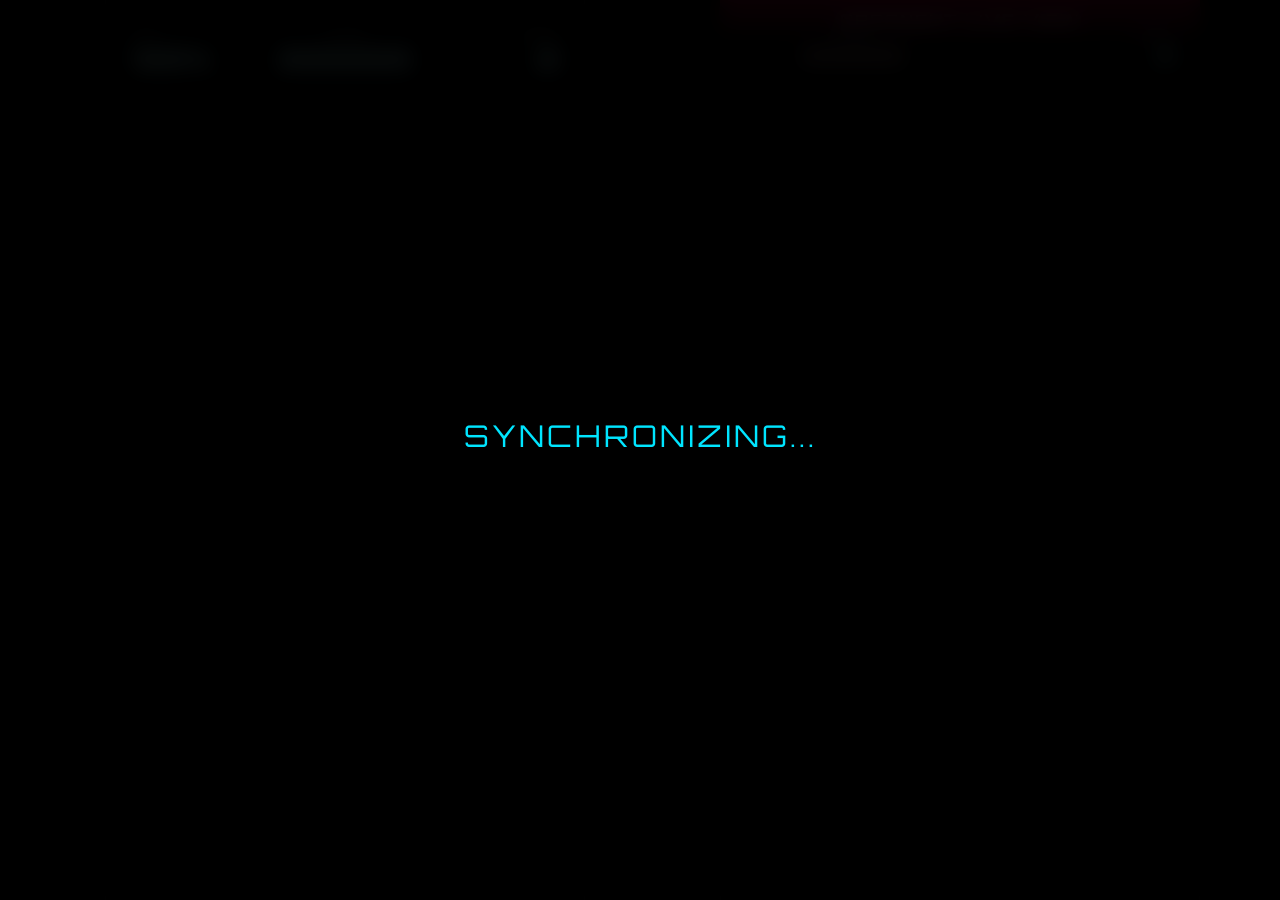
<file: game_multi.html>
<!DOCTYPE html>
<html lang="ko">
<head>
    <meta charset="UTF-8">
    <meta name="viewport" content="width=device-width, initial-scale=1">
    <link rel="stylesheet" href="ui-refresh.css">
    <title>WEB BEAT : MULTI BATTLE ARENA (FULL)</title>
    <script src="https://cdn.socket.io/4.7.4/socket.io.min.js"></script>
    <script src="https://accounts.google.com/gsi/client" async defer></script>
    <style>
        /* ==========================================================================
           [1. GLOBAL SETTINGS & FONTS]
           ========================================================================== */
        @import url('https://fonts.googleapis.com/css2?family=Orbitron:wght@400;700;900&display=swap');
        
        :root { 
            --bg: #050505; 
            --accent: #00e5ff; 
            --secondary: #ff0055; 
            --text: #fff; 
            --fever-gold: #ffd700; 
            --fever-max: #00ff00; 
        }

        body { 
            margin: 0; background: var(--bg); color: var(--text); 
            font-family: 'Segoe UI', sans-serif; height: 100vh; overflow: hidden; 
            user-select: none; display: flex; justify-content: center; align-items: center; 
        }
        
        canvas.game { 
            touch-action: none; 
            -webkit-user-select: none; 
            user-select: none; 
        }
        
        body.mobile-mode #game-canvas-container { 
            width: 100% !important; 
            border: none; 
        }

        /* ==========================================================================
           [2. BGA & VISUAL EFFECTS LAYER]
           ========================================================================== */
        #bga-layer { 
            position: absolute; top: 0; left: 0; width: 100%; height: 100%; 
            z-index: 0; overflow: hidden; background: #000; 
        }
        #bga-video { 
            width: 100%; height: 100%; object-fit: cover; opacity: 0.6; display: none; 
        }
        #bga-fallback { 
            width: 100%; height: 100%; 
            background: radial-gradient(circle at center, #1a0b2e 0%, #000000 80%); 
            display: none; perspective: 1000px; overflow: hidden; 
        }
        #bga-grid { 
            position: absolute; bottom: -50%; left: -50%; width: 200%; height: 100%; 
            background-image: linear-gradient(transparent 95%, rgba(0, 229, 255, 0.3) 95%), 
                              linear-gradient(90deg, transparent 95%, rgba(123, 31, 162, 0.3) 95%); 
            background-size: 60px 60px; 
            transform: rotateX(60deg); 
            animation: grid-scroll 2s linear infinite; 
            mask-image: linear-gradient(to top, rgba(0,0,0,1) 0%, rgba(0,0,0,0) 80%); 
        }
        #bga-stars { 
            position: absolute; top: 0; left: 0; width: 100%; height: 100%; 
            background-image: radial-gradient(white 1px, transparent 1px); 
            background-size: 50px 50px; opacity: 0.1; 
        }
        
        #bgCanvas { 
            position: absolute; top: 0; left: 0; width: 100%; height: 100%; 
            z-index: 2; pointer-events: none; 
        }

        @keyframes grid-scroll { 0% { background-position: 0 0; } 100% { background-position: 0 60px; } }
        
        .bga-pulse #bga-grid { 
            filter: brightness(2.0) drop-shadow(0 0 10px var(--accent)); 
            transition: 0.1s; 
        }
        
        #bga-overlay { 
            position: absolute; top: 0; left: 0; width: 100%; height: 100%; 
            pointer-events: none; mix-blend-mode: overlay; z-index: 3; 
            background: linear-gradient(to bottom, rgba(0,0,0,0.8), transparent 20%, transparent 80%, rgba(0,0,0,0.8)); 
        }
        
        .effect-glitch { animation: glitch-anim 0.2s infinite; background: rgba(255, 0, 85, 0.1); }
        .effect-flash { animation: flash-anim 0.5s forwards; }
        
        @keyframes glitch-anim { 
            0% { transform: translate(0); } 
            20% { transform: translate(-2px, 2px); } 
            40% { transform: translate(-2px, -2px); } 
            60% { transform: translate(2px, 2px); } 
            80% { transform: translate(2px, -2px); } 
            100% { transform: translate(0); } 
        }
        @keyframes flash-anim { 
            0% { background-color: rgba(255,255,255,0.5); } 
            100% { background-color: transparent; } 
        }

        /* ==========================================================================
           [3. MULTIPLAYER SPLIT SCREEN LAYOUT]
           ========================================================================== */
        #multi-container {
            display: flex; flex-direction: row; align-items: center; justify-content: center;
            width: 100%; height: 100%; z-index: 10; gap: 160px;
        }

        /* [LEFT] ME */
        #my-game-area {
            position: relative; width: 480px; height: 100%;
            display: flex; justify-content: center; z-index: 20;
        }
        
        #opp-game-area {
            position: relative; 
            width: 480px; /* 내 화면과 동일한 너비 */
            height: 100%; /* 내 화면과 동일한 높이 */
            opacity: 1.0; 
            transform: none; /* 평면 고정 */
            display: flex; 
            justify-content: center;
            z-index: 20;
        }

        /* 상대방 캔버스 컨테이너도 내 것과 똑같은 테두리/그림자 적용 */
        #opp-game-area .game-canvas-container {
            border-left: 1px solid rgba(255,255,255,0.2) !important; 
            border-right: 1px solid rgba(255,255,255,0.2) !important; 
            box-shadow: 0 0 80px rgba(0,0,0,0.8) !important;
            border: none; /* 기존 인라인 스타일 무시 */
        }

        /* 마우스 호버 효과 제거 (굳이 필요 없음) */
        #opp-game-area:hover {
            transform: none;
        }

        /* [4. CANVAS & HUD] */
        .game-canvas-container { 
            position: relative; width: 100%; height: 100%; 
            border-left: 1px solid rgba(255,255,255,0.2); border-right: 1px solid rgba(255,255,255,0.2); 
            box-shadow: 0 0 80px rgba(0,0,0,0.8); background: rgba(0,0,0,0.6); 
            flex-shrink: 0; backdrop-filter: blur(3px);
            transition: border-color 0.5s, box-shadow 0.5s;
        }
        
        /* Fever Mode Styles (Only apply to My Game Area) */
        #my-game-area .game-canvas-container.fever-mode { 
            border-color: rgba(255, 215, 0, 0.6); 
            box-shadow: 0 0 80px rgba(255, 215, 0, 0.4), inset 0 0 40px rgba(255, 215, 0, 0.1); 
        }
        #my-game-area .game-canvas-container.fever-max-mode { 
            border-color: rgba(0, 255, 0, 0.8); 
            box-shadow: 0 0 100px rgba(0, 255, 0, 0.6), inset 0 0 50px rgba(0, 255, 0, 0.2); 
        }

        canvas.game { display: block; width: 100%; height: 100%; }

        /* HUD */
        .game-hud { 
            position: absolute; top: 25px; left: 25px; right: 25px; 
            display: flex; justify-content: space-between; pointer-events: none; z-index: 50; 
        }
        .hud-item { flex: 1; }
        .hud-text { 
            font-family: 'Orbitron'; font-weight:700; font-size: 26px; 
            color: #fff; text-shadow: 0 0 10px var(--accent); transition: color 0.3s;
        }
        .hud-sub { font-size: 10px; color: #aaa; font-weight: 600; letter-spacing: 1px; }

        .fever-text { color: var(--fever-gold) !important; text-shadow: 0 0 20px var(--fever-gold) !important; transform: scale(1.1); }
        .fever-max-text { color: var(--fever-max) !important; text-shadow: 0 0 30px var(--fever-max) !important; transform: scale(1.2); animation: shake 0.2s infinite; }

        #g-avg-box { position: absolute; bottom: 15%; width: 100%; text-align: center; pointer-events: none; }
        #g-avg { font-family: 'Consolas', monospace; font-size: 12px; font-weight: bold; color: #666; }

        /* Side Warnings */
        .side-warn-col { width: 100px; display: flex; flex-direction: column; justify-content: center; align-items: center; opacity: 0; transition: opacity 0.1s; pointer-events: none; text-shadow: 0 0 10px currentColor; }
        .chevron { width: 50px; height: 50px; border-top: 10px solid currentColor; border-right: 10px solid currentColor; transform: rotate(-45deg); margin: 10px 0; opacity: 0.5; }
        .warn-label { font-family: 'Orbitron'; font-weight:900; font-size: 28px; margin: 20px 0; text-align: center; line-height: 1.1; filter: drop-shadow(0 0 5px currentColor); }
        .warn-up { opacity: 1; color: #ff0055; } .warn-up .chevron { animation: neon-pulse 0.2s infinite alternate; } .warn-up .warn-label { animation: flicker 0.1s infinite; }
        .warn-down { opacity: 1; color: #00e5ff; } .warn-down .chevron { transform: rotate(135deg); animation: neon-pulse-down 0.4s infinite alternate; }

        @keyframes neon-pulse { from { opacity: 0.4; transform: translateY(0) rotate(-45deg); } to { opacity: 1; transform: translateY(-5px) rotate(-45deg); } }
        @keyframes neon-pulse-down { from { opacity: 0.4; transform: translateY(0) rotate(135deg); } to { opacity: 1; transform: translateY(5px) rotate(135deg); } }
        @keyframes flicker { 0%, 100% { opacity: 1; } 50% { opacity: 0.7; } }

        /* [5. MULTIPLAYER UI] */
        #score-diff-display {
            position: absolute; top: 60%; left: 50%; transform: translate(-50%, -50%);
            font-family: 'Orbitron'; font-size: 40px; font-weight: 900; 
            z-index: 100; pointer-events: none; opacity: 0; transition: opacity 0.5s;
            text-shadow: 0 0 30px #000; letter-spacing: -5px;
        }
        .diff-plus { color: #00e5ff; opacity: 1 !important; text-shadow: 0 0 50px #00e5ff; animation: popIn 0.3s; }
        .diff-minus { color: #ff0055; opacity: 1 !important; text-shadow: 0 0 50px #ff0055; animation: popIn 0.3s; }

        .opp-tag { 
            position: absolute; top: 0; left: 0; width: 100%; padding: 10px 0;
            background: linear-gradient(to bottom, rgba(255,0,85,0.8), transparent);
            text-align: center; font-family: 'Orbitron'; color: #fff; font-weight: bold; 
            font-size: 16px; letter-spacing: 2px; text-shadow: 0 0 10px #ff0055; z-index: 60;
        }
        #opp-hud .hud-text { font-size: 20px; color: #ddd; }
        #opp-score { color: #ff5555; }

        #finish-effect { position: absolute; top: 40%; left: 50%; transform: translate(-50%, -50%); width: 100%; text-align: center; pointer-events: none; z-index: 80; }
        .text-fc { font-family: 'Orbitron', sans-serif; font-size: 60px; color: #00e5ff; text-shadow: 0 0 20px #00e5ff, 0 0 40px #fff; animation: popIn 0.5s forwards; font-style: italic; }
        .text-glitch { position: relative; font-family: 'Orbitron', sans-serif; font-weight:900; font-size: 70px; color: #fff; text-transform: uppercase; letter-spacing: 5px; animation: shake 0.3s infinite; }
        
        .text-glitch::before, .text-glitch::after { content: attr(data-text); position: absolute; top: 0; left: 0; width: 100%; height: 100%; background: transparent; }
        .text-glitch::before { left: 2px; text-shadow: -2px 0 #ff0055; clip-path: polygon(0 0, 100% 0, 100% 30%, 0 30%); animation: glitch-1 2s infinite linear alternate-reverse; }
        .text-glitch::after { left: -2px; text-shadow: -2px 0 #00e5ff; clip-path: polygon(0 40%, 100% 40%, 100% 100%, 0 100%); animation: glitch-2 3s infinite linear alternate-reverse; }

        @keyframes popIn { 0% { opacity: 0; transform: scale(0.5); } 100% { opacity: 1; transform: scale(1.2); } }
        @keyframes shake { 0% { transform: translate(1px, 1px) rotate(0deg); } 100% { transform: translate(-1px, -2px) rotate(-1deg); } }

        /* [6. OVERLAYS] */
        .overlay-screen { position: absolute; top: 0; left: 0; width: 100%; height: 100%; background: rgba(0, 0, 0, 0.95); z-index: 500; display: none; flex-direction: column; align-items: center; justify-content: center; backdrop-filter: blur(10px); }
        .loading-text { font-family: 'Orbitron'; font-size: 30px; margin-bottom: 30px; animation: blink 1s infinite; letter-spacing: 3px; color: var(--accent); }
        @keyframes blink { 50% { opacity: 0.3; } }
        
        .res-rank { font-family: 'Orbitron'; font-size: 140px; font-weight:900; margin-bottom: 20px; line-height: 1; }
        .res-rank.WIN { color: #00e5ff; text-shadow: 0 0 60px #00e5ff; animation: pulse 0.8s infinite; }
        .res-rank.LOSE { color: #555; text-shadow: none; filter: grayscale(1); }
        .res-rank.DRAW { color: #ffd700; text-shadow: 0 0 40px #ffd700; }
        
        .rp-change { font-family: 'Orbitron'; font-size: 32px; margin-top: 15px; animation: popIn 1s forwards; font-weight: bold; }
        .rp-up { color: #00ff00; text-shadow: 0 0 20px #00ff00; } 
        .rp-down { color: #ff0000; text-shadow: 0 0 20px #ff0000; }

        .btn-common { padding: 15px 50px; font-size: 20px; background: transparent; border: 2px solid var(--accent); color: #fff; border-radius: 40px; cursor: pointer; font-family: 'Orbitron'; font-weight: bold; transition: 0.3s; margin-top: 40px; }
        .btn-common:hover { background: var(--accent); color: #000; box-shadow: 0 0 50px var(--accent); transform: scale(1.05); }

        #resume-countdown { position: absolute; top: 0; left: 0; width: 100%; height: 100%; z-index: 550; display: none; justify-content: center; align-items: center; font-family: 'Orbitron'; font-size: 200px; font-weight: 900; color: var(--accent); text-shadow: 0 0 80px var(--accent); pointer-events: none; }
        
        #guide-message { position: absolute; top: 30%; left: 50%; transform: translateX(-50%); width: 100%; text-align: center; pointer-events: none; z-index: 120; font-family: 'Orbitron'; font-weight: 900; font-size: 50px; color: #fff; text-shadow: 0 0 20px #d084ff, 0 0 50px #d084ff; opacity: 0; transition: opacity 0.2s, transform 0.2s; white-space: nowrap; letter-spacing: 4px; }
        .msg-active { opacity: 1 !important; transform: translateX(-50%) scale(1.1) !important; }
        /* [★ 추가] 플레이 중인 방 비활성화 스타일 */
        .room-item.disabled {
            opacity: 0.5; /* 흐릿하게 */
            pointer-events: none; /* 클릭 불가 */
            cursor: not-allowed;
            border-left-color: #555 !important; /* 포인트 컬러 제거 */
        }
        
        .room-status.status-play {
            color: #ff5555;
            border: 1px solid #ff5555;
            animation: blink 1s infinite;
        }
        
        .room-status.status-wait {
            color: #00e5ff;
            border: 1px solid #00e5ff;
        }
    </style>
</head>
<body data-ui="game-multi">
    <div id="loading-screen" class="overlay-screen" style="display:flex;">
        <div class="loading-text" id="loading-msg">SYNCHRONIZING...</div>
    </div>

    <div id="pause-menu" class="overlay-screen">
        <div style="font-family:'Orbitron'; font-size:60px; font-weight:900; color:#fff; margin-bottom:20px;">PAUSED</div>
        <div style="color:#ff5555; margin-bottom:30px; font-family:'Segoe UI';">⚠ GAME CONTINUES IN BACKGROUND</div>
        <button class="btn-common" onclick="togglePause()">RESUME</button>
        <button class="btn-common" style="border-color:#555; color:#aaa;" onclick="location.href='multi.html'">FORFEIT</button>
    </div>

    <div id="resume-countdown">3</div>
    <div id="result-overlay" class="overlay-screen"></div>

    <div id="bga-layer">
        <video id="bga-video" muted playsinline></video>
        <div id="bga-fallback"><div id="bga-stars"></div><div id="bga-grid"></div></div>
        <canvas id="bgCanvas"></canvas>
        <div id="bga-overlay"></div>
    </div>

    <div id="multi-container">
        <div id="my-game-area">
            <div id="warn-left" class="side-warn-col"><div class="chevron"></div><div class="chevron"></div><div class="warn-label">SPEED</div></div>
            <div id="game-canvas-container" class="game-canvas-container">
                <canvas id="gameCanvas" class="game"></canvas>
                <div class="game-hud" id="my-hud">
                    <div class="hud-item" style="text-align:left"><span class="hud-sub">RATE</span><br><span id="g-rate" class="hud-text">100%</span></div>
                    <div class="hud-item" style="text-align:center"><span class="hud-sub">SCORE</span><br><span id="g-score" class="hud-text">000000</span></div>
                    <div class="hud-item" style="text-align:right"><span class="hud-sub">COMBO</span><br><span id="g-combo" class="hud-text">0</span></div>
                </div>
                <div id="finish-effect"></div>
                <div id="score-diff-display">0</div>
                <div id="guide-message"></div>
                <div id="auto-indicator"></div> 
                <div id="g-avg-box"><div id="g-avg">AVG: 0.0ms</div></div>
            </div>
            <div id="warn-right" class="side-warn-col"><div class="chevron"></div><div class="chevron"></div><div class="warn-label">UP</div></div>
        </div>

        <div id="opp-game-area">
            <div class="opp-tag">OPPONENT LIVE VIEW</div>
            <div class="game-canvas-container" style="border:none; box-shadow:none;">
                <canvas id="oppCanvas" class="game"></canvas>
                <div id="opp-finish-effect" style="position:absolute; top:40%; left:50%; transform:translate(-50%, -50%); width:100%; text-align:center; z-index:80; pointer-events:none;"></div>
                <div class="game-hud" id="opp-hud">
                    <div class="hud-item" style="text-align:center"><span class="hud-sub">SCORE</span><br><span id="opp-score" class="hud-text" style="color:#ff5555">000000</span></div>
                    <div class="hud-item" style="text-align:right"><span class="hud-sub">COMBO</span><br><span id="opp-combo" class="hud-text">0</span></div>
                </div>
            </div>
        </div>
    </div>

    <script>
        (function() {
        // --- 1. GLOBAL & SETUP ---
        const socket = io("https://port-0-vibecoding-rhythmgame-server-mkgu8rcq7cd54e6c.sel3.cloudtype.app", { transports: ['websocket'] });
        const SERVER_URL = "https://webbeat-api.yunhogim528.workers.dev/api/score";
        const isMobile = /Android|webOS|iPhone|iPad|iPod|BlackBerry|IEMobile|Opera Mini/i.test(navigator.userAgent);
        
        const FEVER_LV1 = 50; const FEVER_LV2 = 100; const FEVER_LV3 = 250;
        let userProfile = JSON.parse(localStorage.getItem('wb_auth_profile') || '{}');
        let myNickname = localStorage.getItem('wb_nickname') || "Player";
        let roomId = null;
        let opponentScore = 0;
        let oppParticles = []; let oppJudgments = []; let oppLaneTimers = [0,0,0,0];

        const urlParams = new URLSearchParams(window.location.search);
        const songParam = urlParams.get('song');
        const diffParam = urlParams.get('diff');
        roomId = urlParams.get('room');

        if (!songParam || !diffParam || !roomId) { alert("잘못된 접근입니다. (Invalid Params)"); location.href = "index.html"; }

        // --- 2. ASSETS ---
        const bgaVideo = document.getElementById('bga-video');
        const bgaFallback = document.getElementById('bga-fallback');
        const bgaOverlay = document.getElementById('bga-overlay');
        const bgCanvas = document.getElementById('bgCanvas');
        const bgCtx = bgCanvas.getContext('2d');
        let useVideoBga = false;

        const warnLeft = document.getElementById('warn-left');
        const warnRight = document.getElementById('warn-right');

        // ★ Firefly Class Defined (Global Scope within IIFE)
        class Firefly {
            constructor() {
                this.x = Math.random() * window.innerWidth;
                this.y = Math.random() * window.innerHeight;
                this.vx = (Math.random() - 0.5) * 0.5;
                this.vy = (Math.random() - 0.5) * 0.5;
                this.size = Math.random() * 3 + 1;
                this.baseAlpha = Math.random() * 0.5 + 0.3;
                this.phase = Math.random() * Math.PI * 2;
                const isMax = combo >= FEVER_LV3;
                this.color = isMax ? (Math.random()>0.5?'#00ff00':'#ccff00') : (Math.random()>0.5?'#ffd700':'#00e5ff');
                this.scattering = false;
            }
            update() {
                if(this.scattering) { this.x+=this.vx*10; this.y+=this.vy*10; this.baseAlpha-=0.05; }
                else { this.x+=this.vx; this.y+=this.vy; this.phase+=0.05; }
                if(!this.scattering) {
                    if(this.x<0) this.x=window.innerWidth; if(this.x>window.innerWidth) this.x=0;
                    if(this.y<0) this.y=window.innerHeight; if(this.y>window.innerHeight) this.y=0;
                }
            }
            draw(ctx) {
                if(this.baseAlpha<=0) return;
                const alpha = Math.max(0, this.baseAlpha + (this.scattering ? 0 : Math.sin(this.phase)*0.2));
                ctx.globalAlpha = alpha; ctx.fillStyle = this.color;
                ctx.shadowBlur = 10; ctx.shadowColor = this.color;
                ctx.beginPath(); ctx.arc(this.x, this.y, this.size, 0, Math.PI*2); ctx.fill();
                ctx.shadowBlur = 0; ctx.globalAlpha = 1.0;
            }
        }

        const audioCtx = new (window.AudioContext || window.webkitAudioContext)();
        const soundBuffers = {};
        
        async function loadSound(name, url) {
            try {
                const response = await fetch(url);
                if(!response.ok) throw new Error(`SFX 404: ${url}`);
                const arrayBuffer = await response.arrayBuffer();
                const audioBuffer = await audioCtx.decodeAudioData(arrayBuffer);
                soundBuffers[name] = audioBuffer;
            } catch (e) { console.warn(e); }
        }
        loadSound('hit', 'sfx/hit.wav');
        loadSound('hold_start', 'sfx/hold_start.wav');
        loadSound('hold_end', 'sfx/hold_end.wav');
        loadSound('fc', 'sfx/full_combo.wav');
        loadSound('ap_main', 'sfx/all_perfect.wav');
        loadSound('ap_layer', 'sfx/glitch.wav');
        loadSound('menu_open', 'sfx/drawer.wav'); 
        loadSound('fever', 'sfx/fever.wav');

        function playSfx(name) {
            if (audioCtx.state === 'suspended') audioCtx.resume();
            if (!soundBuffers[name]) return;
            const src = audioCtx.createBufferSource();
            src.buffer = soundBuffers[name];
            const gain = audioCtx.createGain();
            gain.gain.value = 0.7;
            src.connect(gain); gain.connect(audioCtx.destination);
            src.start(0);
        }

        // Game State
        let audio = new Audio(); 
        let bpm = 130, offset = 0, beatNum = 4, beatDenom = 4;
        const BASE_RES = 192; 
        
        const gameCanvas = document.getElementById('gameCanvas');
        const gameCtx = gameCanvas.getContext('2d');
        const oppCanvas = document.getElementById('oppCanvas');
        const oppCtx = oppCanvas.getContext('2d');
        
        const finishEffect = document.getElementById('finish-effect');
        const resultOverlay = document.getElementById('result-overlay');
        const scoreDiffEl = document.getElementById('score-diff-display');
        const guideMsgEl = document.getElementById('guide-message');
        const countdownEl = document.getElementById('resume-countdown');
        const pauseMenu = document.getElementById('pause-menu');
        
        let TRACK_X_OFFSET = 25, LANE_WIDTH = 100, NOTE_WIDTH = 90, NOTE_X_PADDING = 5;  
        const HIT_LINE_Y = window.innerHeight * 0.85; 

        function resize() {
            if (isMobile) {
                document.body.classList.add('mobile-mode');
                gameCanvas.width = window.innerWidth; LANE_WIDTH = window.innerWidth / 4;
                TRACK_X_OFFSET = 0; NOTE_WIDTH = LANE_WIDTH * 0.9; NOTE_X_PADDING = (LANE_WIDTH - NOTE_WIDTH) / 2;
            } else { gameCanvas.width = 480; }
            gameCanvas.height = window.innerHeight;
            oppCanvas.width = 480; oppCanvas.height = window.innerHeight;
            bgCanvas.width = window.innerWidth; bgCanvas.height = window.innerHeight;
        }
        window.addEventListener('resize', resize);
        resize();

        const COLORS = ['#FF4081', '#00E676', '#00E676', '#448AFF'];
        
        let gameFinished = false;
        let finishTimer = null;
        let gameState = 'LOADING'; 
        let gameNotes = [], activeNotes = [], particles = [], recentHits = [], judgments = [];
        let oppNotes = [], oppActiveNotes = [];
        let speedEvents = [], speedMap = [];    
        let msgEvents = [], activeMsgEvents = [];
        
        let activeKeys = [false, false, false, false];
        let combo = 0, maxCombo = 0, totalHits = 0, totalRateSum = 0, score = 0;
        let gameAnimId;
        let baseNoteSpeed = parseFloat(localStorage.getItem('wb_user_speed') || "5.0"); 
        let scorePerHit = 0; 
        
        let startTimestamp = 0;
        const START_DELAY = 2000; 
        let lastNoteEndTime = 0; 
        let totalMaxHits = 0; 
        let judgeStats = { perfect: 0, great: 0, okay: 0, oh: 0, miss: 0 };
        let gameStartTimeLocal = 0; 
        
        let isFever = false;
        let fireflies = [];
        let gearParticles = [];
        let isPaused = false, isResuming = false, pauseTime = 0, countdownTimer = null;

        // --- 3. SOCKET ---
        socket.emit("join_room", { roomId: roomId, nickname: myNickname });

        socket.on("opponent_finished", (data) => {
            const oppEffectEl = document.getElementById('opp-finish-effect');
            
            if (data.finishType === "TB") {
                oppEffectEl.innerHTML = "<div class='text-glitch' style='font-size:40px;' data-text='TROLL BEAT!!'>TROLL BEAT!!</div>";
                // 상대방 소리는 작게 재생하거나 안 해도 됨 (여기선 시각 효과만)
            } else if (data.finishType === "FC") {
                oppEffectEl.innerHTML = "<div class='text-fc' style='font-size:40px;'>FULL COMBO</div>";
            }
        });

        socket.on("opponent_update", (data) => {
            // 1. 점수 및 콤보 갱신
            document.getElementById('opp-score').innerText = Math.round(data.score).toString().padStart(6, '0');
            document.getElementById('opp-combo').innerText = data.combo;
            opponentScore = data.score;
            updateScoreDiff();

            // ★ 2. 상대방 판정 및 이펙트 시각화 (여기가 핵심!)
            if (data.lane !== undefined && data.lane !== null) {
                // (1) 레인 번쩍임 효과 (Beam) - 5프레임 동안 유지
                oppLaneTimers[data.lane] = 8; 

                const targetNote = oppActiveNotes.find(n => n.lane === data.lane && !n.finished);
                if (targetNote) {
                    targetNote.hit = true; // 쳤다고 표시
                    if (targetNote.len === 0) {
                        targetNote.finished = true; // 단타면 바로 삭제
                    } else {
                        // 롱노트면 쳤다는 상태만 유지 (꼬리는 계속 내려오게)
                        targetNote.holding = true;
                    }
                }

                // (2) 파티클 생성 (MISS가 아닐 때만)
                if (data.judge !== "MISS") {
                    createOppParticles(data.lane); 
                }

                if (data.judge) {
                    let jColor = "#00e5ff"; // ★ 기본값을 Cyan(Perfect 색)으로 설정!
                    
                    if (data.judge === "PERFECT") jColor = "#00e5ff"; // 확실하게 지정
                    else if (data.judge === "GREAT") jColor = "#00ff00"; // 초록
                    else if (data.judge === "OKAY") jColor = "#ffff00";  // 노랑
                    else if (data.judge === "MISS") jColor = "#888";     // 회색

                    oppJudgments.push({ 
                        text: data.judge, 
                        x: TRACK_X_OFFSET + data.lane * LANE_WIDTH + LANE_WIDTH/2, 
                        y: HIT_LINE_Y - 50, 
                        life: 20, 
                        color: jColor 
                    });
                }
            }
        });

        socket.on("opponent_left", () => {
            if(!gameFinished) { alert("OPPONENT DISCONNECTED! YOU WIN!"); finishGame(true); }
        });

        function updateScoreDiff() {
            const diff = Math.round(score) - Math.round(opponentScore);
            const sign = diff > 0 ? "+" : (diff < 0 ? "-" : "");
            scoreDiffEl.innerText = `${sign}${Math.abs(diff)}`;
            scoreDiffEl.className = diff > 0 ? "diff-plus" : (diff < 0 ? "diff-minus" : "");
            scoreDiffEl.style.opacity = "1";
            setTimeout(() => { scoreDiffEl.style.opacity = "0"; }, 1500);
        }

        // --- 4. LOAD ---
        loadGameData();
        async function loadGameData() {
            try {
                const chartRes = await fetch(`Maps/${songParam}/${diffParam}.json`);
                if(!chartRes.ok) throw new Error(`Chart Not Found`);
                const chartData = await chartRes.json();
                parseChartData(chartData);

                const bgaPath = `Maps/${songParam}/bga.mp4`;
                bgaVideo.src = bgaPath;
                bgaVideo.onerror = () => { useVideoBga = false; bgaVideo.style.display = 'none'; bgaFallback.style.display = 'block'; };
                bgaVideo.oncanplay = () => { useVideoBga = true; bgaVideo.style.display = 'block'; bgaFallback.style.display = 'none'; };

                const audioPath = `Maps/${songParam}/audio.mp3`;
                const checkAudioReady = () => {
                    if (audio.readyState >= 3) {
                        document.getElementById('loading-screen').style.display = 'none';
                        startGame();
                        return true;
                    }
                    return false;
                };
                audio.src = audioPath;
                audio.load();
                const forceCheck = setInterval(() => { if (checkAudioReady()) clearInterval(forceCheck); }, 100);

            } catch (err) { alert("Error: " + err.message); location.href="index.html"; }
        }

        function parseChartData(data) {
            // 1. 기본 정보 파싱
            if(data.bpm) bpm = data.bpm;
            if(data.offset) offset += (data.offset || 0);
            if(data.beat) beatNum = data.beat;       // ★ 박자 정보 추가
            if(data.beatDenom) beatDenom = data.beatDenom; // ★ 박자 분모 추가

            // 2. 변속 이벤트 초기화
            speedEvents = [];
            if(data.speedEvents) {
                speedEvents = data.speedEvents;
                // 0초 지점이 없으면 안전장치로 추가
                if (!speedEvents.some(e => e.time === 0 && e.measureIdx === undefined)) {
                    speedEvents.push({ time: 0, mult: 1.0 }); 
                }
            } else {
                speedEvents = [{ time: 0, mult: 1.0 }];
            }

            msgEvents = data.msgEvents || [];
            
            // 3. 노트 및 시간 계산
            if(data.measures) {
                // 한 마디당 시간(ms) 계산: (60000 / BPM) * 4박자 (기본 4/4박자 기준)
                // 만약 박자표가 다르면 수정 필요: (60000 / bpm) * (4 / beatDenom) * beatNum
                const msPerMeasure = (60000 / bpm) * 4; 

                // 노트 변환
                data.measures.forEach(m => {
                    const ratio = BASE_RES / (m.split || 32);
                    m.notes.forEach(n => {
                        const time = (m.index + (n.pos * ratio / BASE_RES)) * msPerMeasure + offset;
                        const duration = ((n.len || 0) * ratio / BASE_RES) * msPerMeasure;
                        const noteEndTime = time + duration;
                        
                        if (noteEndTime > lastNoteEndTime) lastNoteEndTime = noteEndTime;
                        
                        gameNotes.push({ 
                            time, 
                            endTime: noteEndTime, 
                            lane: n.lane, 
                            len: (n.len||0), 
                            hit:false, 
                            holding:false, 
                            finished:false 
                        });
                        
                        totalMaxHits++; if(n.len > 0) totalMaxHits++; 
                    });
                });

                // ★ [핵심 수정] 변속 이벤트 시간 변환 로직 (싱글플레이 코드에서 가져옴)
                if(speedEvents.length > 0) {
                    speedEvents = speedEvents.map(ev => {
                        // measureIdx(마디) 기반 데이터라면 시간(ms)으로 변환
                        if(ev.measureIdx !== undefined) {
                            const calculatedTime = (ev.measureIdx * msPerMeasure) + (ev.pos / BASE_RES) * msPerMeasure;
                            return { ...ev, time: calculatedTime + offset }; // 오프셋 적용!
                        }
                        // 이미 시간 기반이라도 오프셋은 더해줘야 함
                        return { ...ev, time: ev.time + offset };
                    });
                }
            }

            // 4. 정렬 및 상대방 노트 복사
            gameNotes.sort((a,b) => a.time - b.time);
            scorePerHit = totalMaxHits > 0 ? (1000000 / totalMaxHits) : 0;
            
            // 상대방 노트 생성
            oppNotes = JSON.parse(JSON.stringify(gameNotes));
        }

        function buildSpeedMap() {
            speedMap = [{ time: -999999, vPos: 0, mult: 1.0 }];
            const sorted = [...speedEvents].sort((a,b) => a.time - b.time);
            sorted.forEach(ev => {
                const prev = speedMap[speedMap.length-1];
                const dist = (ev.time - prev.time) * prev.mult;
                speedMap.push({ time: ev.time, vPos: prev.vPos + dist, mult: ev.mult });
            });
        }
        function getVisualPos(time) {
            let ev = speedMap[0];
            for(let i=1; i<speedMap.length; i++) { if (speedMap[i].time > time) break; ev = speedMap[i]; }
            return ev.vPos + (time - ev.time) * ev.mult;
        }

        function startGame() {
            if (audioCtx.state === 'suspended') audioCtx.resume();
            buildSpeedMap();
            
            const msPerMeasure = (60000 / bpm) * 4;
            activeMsgEvents = msgEvents.map(ev => {
                let startTime = ev.time;
                if(ev.measureIdx !== undefined) startTime = (ev.measureIdx * msPerMeasure) + (ev.pos / BASE_RES) * msPerMeasure;
                return { ...ev, time: startTime + offset, endTime: startTime + offset + 1500 };
            });

            gameState = 'COUNTDOWN';
            startTimestamp = Date.now();
            audio.currentTime = 0;
            gameStartTimeLocal = Date.now();
            gameLoop();
        }

        // --- 5. LOOP ---
        function gameLoop() {
            if(gameFinished) return;
            gameAnimId = requestAnimationFrame(gameLoop);
            updateBgParticles(); 

            const now = Date.now();
            let currentTime = -9999;
            if (gameState === 'COUNTDOWN') {
                const rawTime = now - startTimestamp;
                currentTime = rawTime - START_DELAY;
                if (rawTime >= START_DELAY) {
                    gameState = 'PLAYING';
                    audio.play().then(() => { if(useVideoBga) bgaVideo.play(); }).catch(()=>{});
                }
            } else if (gameState === 'PLAYING') {
                currentTime = audio.currentTime * 1000;
            }

            if (!gameFinished && (audio.ended || currentTime > lastNoteEndTime + 3000)) finishGame();

            if (activeMsgEvents.length > 0 && !gameFinished) {
                const activeMsg = activeMsgEvents.find(ev => currentTime >= ev.time && currentTime <= ev.endTime);
                if (activeMsg) {
                    if (guideMsgEl.innerText !== activeMsg.text) {
                        guideMsgEl.innerText = activeMsg.text;
                        guideMsgEl.classList.add('msg-active');
                    }
                } else { guideMsgEl.classList.remove('msg-active'); }
            }

            // Speed Warnings
            const msPerMeasure = (60000 / bpm) * 4;
            let nextEvent = speedMap.find(ev => ev.time > currentTime);
            if (nextEvent && !nextEvent.warned) {
                let currentMult = 1.0;
                for(let i=0; i<speedMap.length; i++) { if(speedMap[i].time <= currentTime) currentMult = speedMap[i].mult; else break; }
                if (nextEvent.time - currentTime <= msPerMeasure) {
                    nextEvent.warned = true;
                    showSpeedWarning(nextEvent.mult, currentMult);
                }
            }

            updateGameLogic(currentTime);
            drawGame(gameCtx, currentTime, false); 
            drawGame(oppCtx, currentTime, true);
        }

        function showSpeedWarning(target, current) {
            const isUp = target > current;
            const cls = isUp ? 'warn-up' : 'warn-down';
            const label = isUp ? "SPEED<br>UP" : "SLOW<br>DOWN";
            warnLeft.querySelector('.warn-label').innerHTML = label;
            warnRight.querySelector('.warn-label').innerHTML = label;
            warnLeft.classList.add(cls); warnRight.classList.add(cls);
            setTimeout(() => { warnLeft.classList.remove(cls); warnRight.classList.remove(cls); }, 1500);
            if (isUp) {
                bgaOverlay.classList.add('effect-glitch','effect-flash');
                setTimeout(() => { bgaOverlay.classList.remove('effect-glitch','effect-flash'); }, 500);
            }
        }

        function updateGameLogic(currentTime) {
            while(gameNotes.length > 0 && gameNotes[0].time - 5000 < currentTime) activeNotes.push(gameNotes.shift());

            // [★ 추가] 상대방 노트 로딩 (싱크를 위해 똑같이 로드)
            while(oppNotes.length > 0 && oppNotes[0].time - 5000 < currentTime) oppActiveNotes.push(oppNotes.shift());

            // [★ 추가] 상대방 노트 정리 (이미 지나간 노트 삭제)
            // 롱노트가 아니면 finished 처리, 롱노트면 끝나는 시간 지났을 때 finished
            oppActiveNotes.forEach(n => {
                if (!n.finished && currentTime > n.endTime + 500) {
                     n.finished = true; // 화면 밖으로 나가면 삭제
                }
            });
            oppActiveNotes = oppActiveNotes.filter(n => !n.finished);

            // [내 노트 로직]
            for(let n of activeNotes) {
                if(n.finished) continue;

                const nPos = getVisualPos(n.time);
                const currentVisualY = getVisualPos(currentTime);
                const GLOBAL_SCALE = 0.1 * baseNoteSpeed;
                
                // 머리 위치
                const headY = HIT_LINE_Y - (nPos - currentVisualY) * GLOBAL_SCALE;
                
                // ★ [수정 1] 꼬리 위치 계산 (롱노트 아니면 머리와 같음)
                let tailY = headY;
                if (n.len > 0) {
                    const endPos = getVisualPos(n.endTime);
                    tailY = HIT_LINE_Y - (endPos - currentVisualY) * GLOBAL_SCALE;
                }

                // ★ [수정 2] 화면 밖으로 나갔는지 체크 (롱노트는 꼬리(tailY)를 기준으로 판단!)
                // 기존: if (headY > gameCanvas.height + 100) ...
                // 변경: tailY를 기준으로 판단
                if (tailY > gameCanvas.height + 100) {
                    n.finished = true;
                    
                    // 안 치고 지나갔으면 MISS 처리
                    if (!n.hit) {
                        combo = 0; totalHits++; judgeStats.miss++; if(n.len>0) totalHits++;
                        updateHUD(); showJudge("MISS", n.lane, "#888"); resetFever();
                        sendScoreUpdate(n.lane, "MISS");
                    }
                }

                // ★ [수정 3] 롱노트 홀딩 중 처리 (중요: 끝나는 시간까지 finished 금지)
                if (n.hit && n.len > 0 && !n.finished) {
                     if (activeKeys[n.lane]) {
                        // 키를 계속 누르고 있음
                        if (currentTime >= n.endTime) {
                            // 시간 다 됨 -> 성공 종료
                            n.finished = true; totalHits++; score += scorePerHit; 
                            totalRateSum += 100; combo++; judgeStats.perfect++; 
                            updateHUD(); createParticles(n.lane, false); playSfx('hold_end'); 
                            checkFeverState(combo); sendScoreUpdate(n.lane, "PERFECT");
                        }
                    } else {
                        // 중간에 뗌 -> MISS 처리
                        // (약간의 여유 시간 50ms 주는 로직은 유지)
                        const remaining = n.endTime - currentTime;
                        if (remaining > 100) { 
                             n.finished = true; combo=0; totalHits++; judgeStats.miss++;
                             updateHUD(); showJudge("No..", n.lane, "#555"); resetFever(); sendScoreUpdate(n.lane, "MISS");
                        } else {
                             // 거의 다 와서 뗐으면 인정해줌
                             n.finished = true; totalHits++; score += scorePerHit; combo++;
                             updateHUD(); createParticles(n.lane, false);
                        }
                    }
                }
                
                // (단타 처리 및 판정선 미스 로직은 기존 유지...)
                if(!n.hit && !n.finished && n.len === 0) { // 단타만 여기서 처리
                    if(headY > HIT_LINE_Y + 50 && currentTime > n.time + 200) {
                          n.finished = true; combo = 0; totalHits++; judgeStats.miss++;
                          updateHUD(); showJudge("MISS", n.lane, "#888"); resetFever(); sendScoreUpdate(n.lane, "MISS");
                     }
                }
            }
            activeNotes = activeNotes.filter(n => !n.finished);
        }

        function checkFinish() {
            // 모든 노트를 다 쳤는지 확인
            if (totalHits === totalMaxHits && totalMaxHits > 0) {
                
                if (finishTimer) return;

                let finishType = null; // 초기값 null

                // ★ [핵심 수정] 판정 개수 대신 '점수'로 판단 (가장 확실함)
                // 100만 점이면 무조건 TROLL BEAT
                if (Math.round(score) >= 1000000) {
                    finishType = "TB"; 
                } 
                // 100만 점은 아닌데 콤보가 끊긴 적이 없으면 FULL COMBO
                else if (combo === totalMaxHits) {
                    finishType = "FC"; 
                }

                // 이펙트 표시
                const myEffectEl = document.getElementById('finish-effect');
                // 멀티플레이의 경우 id가 다를 수 있으니 확인 (싱글은 finish-effect)
                
                if (myEffectEl) {
                    if (finishType === "TB") {
                        myEffectEl.innerHTML = "<div class='text-glitch' data-text='TROLL BEAT!!'>TROLL BEAT!!</div>";
                        playSfx('ap_main'); playSfx('ap_layer');
                    } else if (finishType === "FC") {
                        myEffectEl.innerHTML = "<div class='text-fc'>FULL COMBO</div>";
                        playSfx('fc');
                    }
                }

                // [멀티플레이 전용] 서버 전송 로직 (싱글플레이 파일에선 무시됨)
                if (typeof socket !== 'undefined' && roomId) {
                    socket.emit("game_over", { 
                        roomId: roomId,
                        finishType: finishType 
                    });
                }

                // 3초 뒤 결과창
                finishTimer = setTimeout(() => {
                    finishGame(true);
                }, 3000);
            }
        }

        function drawGame(ctx, currentTime, isOpponent) {
            ctx.clearRect(0, 0, ctx.canvas.width, ctx.canvas.height);
            
            // 1. 트랙 라인 그리기
            ctx.lineWidth = 2;
            for(let i=0; i<=4; i++) { 
                ctx.strokeStyle = isOpponent ? 'rgba(255,255,255,0.1)' : 'rgba(255,255,255,0.2)';
                ctx.beginPath(); ctx.moveTo(TRACK_X_OFFSET+i*LANE_WIDTH, 0); ctx.lineTo(TRACK_X_OFFSET+i*LANE_WIDTH, ctx.canvas.height); ctx.stroke(); 
            }
            
            // 2. 판정선 그리기
            ctx.strokeStyle = isOpponent ? '#ff5555' : (isFever ? '#ffd700' : '#00e5ff'); 
            ctx.lineWidth = 3;
            ctx.beginPath(); ctx.moveTo(0, HIT_LINE_Y); ctx.lineTo(ctx.canvas.width, HIT_LINE_Y); ctx.stroke();

            // 3. 상대방 빔 효과 (상대방 캔버스일 때만)
            if (isOpponent) {
                for(let i=0; i<4; i++) {
                    if (oppLaneTimers[i] > 0) {
                        const grd = ctx.createLinearGradient(0, HIT_LINE_Y, 0, HIT_LINE_Y - 300);
                        grd.addColorStop(0, COLORS[i] + '80'); grd.addColorStop(1, "transparent");
                        ctx.fillStyle = grd; ctx.fillRect(TRACK_X_OFFSET + i*LANE_WIDTH, 0, LANE_WIDTH, HIT_LINE_Y);
                        oppLaneTimers[i]--;
                    }
                }
            } else {
                drawLaneBeams(); drawFeverGearEffect();
            }

            // 4. 노트 그리기 (★ 핵심 수정)
            // 상대방이면 oppActiveNotes, 나면 activeNotes 사용
            const drawList = isOpponent ? oppActiveNotes : activeNotes;
            const currentVisualY = getVisualPos(currentTime);
            const GLOBAL_SCALE = 0.1 * baseNoteSpeed;

            for(let n of drawList) {
                if(n.finished) continue;

                const nPos = getVisualPos(n.time);
                const endPos = (n.len > 0) ? getVisualPos(n.endTime) : nPos;
                
                // 기본 머리/꼬리 위치
                let headY = HIT_LINE_Y - (nPos - currentVisualY) * GLOBAL_SCALE;
                let tailY = headY;

                if (n.len > 0) {
                    tailY = HIT_LINE_Y - (endPos - currentVisualY) * GLOBAL_SCALE;
                    
                    // ★ [핵심] 홀딩 중이면 머리는 항상 판정선에 고정!
                    // 상대방(isOpponent)이 치고 있을 때도 고정해줘야 함
                    let drawHeadY = headY;
                    if (n.hit) {
                        drawHeadY = HIT_LINE_Y; 
                    }

                    // 꼬리가 판정선보다 아래로 내려가지 않도록 (역주행 방지)
                    // (drawHeadY가 tailY보다 아래에 있어야 함. 화면 좌표계상 Y값은 아래가 더 큼)
                    
                    const bodyH = drawHeadY - tailY;

                    // 화면에 보일 때만 그림
                    // 꼬리가 화면 아래(height)보다 위에 있고, 머리가 화면 위(-50)보다 아래에 있을 때
                    if (bodyH > 0 && drawHeadY > -50 && tailY < ctx.canvas.height) {
                        ctx.fillStyle = "rgba(255, 255, 255, 0.5)"; 
                        ctx.fillRect(TRACK_X_OFFSET + n.lane*LANE_WIDTH + NOTE_X_PADDING, tailY, NOTE_WIDTH, bodyH);
                    }
                }

                // 노트 머리(Head) 그리기
                // 롱노트 누르는 중(n.hit && n.len > 0)일 때는 머리(네모)를 그리지 않고 몸통만 보이게 하거나
                // 혹은 판정선에 납작하게 눌린 효과를 줄 수 있음. 여기서는 "누르는 중엔 머리 숨김" 처리
                if (!n.finished && headY > -50 && headY < ctx.canvas.height) {
                    if (n.hit) continue; // ★ 치고 있는 중이면 머리 부분은 그리지 않음 (몸통만 그림)

                    ctx.fillStyle = COLORS[n.lane];
                    ctx.fillRect(TRACK_X_OFFSET + n.lane*LANE_WIDTH + NOTE_X_PADDING, headY - 15, NOTE_WIDTH, 30);
                    
                    ctx.fillStyle = "rgba(255,255,255,0.7)";
                    ctx.fillRect(TRACK_X_OFFSET + n.lane*LANE_WIDTH + NOTE_X_PADDING, headY - 15, NOTE_WIDTH, 8);
                }
            }

            // 5. 이펙트 및 판정 텍스트 그리기
            const pList = isOpponent ? oppParticles : particles;
            const jList = isOpponent ? oppJudgments : judgments;
            
            drawParticles(ctx, pList, isOpponent);
            
            for(let i=jList.length-1; i>=0; i--){
                let j = jList[i];
                ctx.globalAlpha = j.life/30; ctx.fillStyle = j.color;
                ctx.font = isOpponent ? "900 20px Arial" : "900 30px Arial"; 
                ctx.textAlign = "center";
                ctx.fillText(j.text, j.x, j.y);
                j.life--; if(j.life<=0) jList.splice(i,1);
            }
            ctx.globalAlpha = 1.0;
            if(!isOpponent) drawHitErrorBar();
        }

        // --- INPUT ---
        let KEY_MAP = JSON.parse(localStorage.getItem('wb_key_layout')) || ['d', 'f', 'j', 'k'];
        window.addEventListener('keydown', e => {
            if(gameFinished || e.repeat) return;
            if(e.code==='Escape') { togglePause(); return; }
            if(isPaused) return;
            const lane = KEY_MAP.indexOf(e.key.toLowerCase());
            if(lane!==-1) { activeKeys[lane]=true; checkHit(lane); }
        });
        window.addEventListener('keyup', e => {
            const lane = KEY_MAP.indexOf(e.key.toLowerCase());
            if(lane!==-1) activeKeys[lane]=false;
        });
        if (isMobile) {
            gameCanvas.addEventListener('touchstart', handleTouch, {passive: false});
            gameCanvas.addEventListener('touchend', handleTouch, {passive: false});
            gameCanvas.addEventListener('touchcancel', handleTouch, {passive: false}); 
        }
        function handleTouch(e) {
            if (gameFinished || isPaused) return;
            e.preventDefault();
            const touches = e.changedTouches;
            for (let i = 0; i < touches.length; i++) {
                const touch = touches[i];
                const lane = Math.floor(touch.clientX / (window.innerWidth / 4));
                if (lane >= 0 && lane < 4) {
                    if (e.type === 'touchstart') { if (!activeKeys[lane]) { activeKeys[lane] = true; checkHit(lane); } } 
                    else { activeKeys[lane] = false; }
                }
            }
        }

        function checkHit(lane) {
            let currentTime = (gameState==='PLAYING') ? audio.currentTime*1000 : (Date.now()-startTimestamp)-START_DELAY;
            const n = activeNotes.find(n => n.lane===lane && !n.hit && !n.finished && Math.abs(currentTime - n.time)<=150);
            
            if(n) {
                n.hit = true; n.holding = true; if(n.len===0) n.finished=true;
                playSfx(n.len>0 ? 'hold_start' : 'hit'); totalHits++;
                const diff = Math.abs(currentTime - n.time);
                
                let rate=100, judge="PERFECT", col="#00e5ff";
                if(diff > 32) { rate=90; judge="GREAT"; col="#00ff00"; }
                else if(diff > 48) { rate=50; judge="OKAY"; col="#ffff00"; }
                else if(diff > 64) { rate=10; judge="OH..."; col="#ff5555"; }
                
                combo++; if(combo>maxCombo) maxCombo=combo;
                score += (rate/100) * scorePerHit;
                
                createParticles(lane, false); showJudge(judge, lane, col);
                checkFeverState(combo); updateHUD(); 
                recentHits.push({ diff: currentTime - n.time, color: col, life: 600, maxLife: 600 });

                // ★ [수정] 점수 보낼 때 "판정(judge)" 정보도 같이 보냄!
                sendScoreUpdate(lane, judge); 
            }
            checkFinish();
        }
        function updateHUD() {
            document.getElementById('g-score').innerText = Math.round(score).toString().padStart(6, '0');
            document.getElementById('g-combo').innerText = combo;
        }
        function sendScoreUpdate(hitLane, judgeText) {
            if (!roomId) return;
            // judgeText가 없으면(그냥 점수 갱신 등) null 처리
            socket.emit("send_score", { 
                roomId, 
                score, 
                combo, 
                lane: hitLane, 
                judge: judgeText || null 
            });
            updateScoreDiff();
        }
        function updateScoreDiff() {
            const diff = Math.round(score) - Math.round(opponentScore);
            const el = document.getElementById('score-diff-display');
            el.innerText = (diff > 0 ? "+" : "") + diff;
            el.className = diff > 0 ? "diff-plus" : (diff < 0 ? "diff-minus" : "");
            el.style.opacity = "1";
            setTimeout(() => el.style.opacity = "0", 1500);
        }

        // --- EFFECTS ---
        function createParticles(lane, isOpp) {
            const list = isOpp ? oppParticles : particles;
            const scale = isOpp ? 0.8 : 1.0; 
            const lx = isOpp ? 0 : TRACK_X_OFFSET; 
            for(let i=0; i<8; i++) list.push({ x: lx + lane*LANE_WIDTH + LANE_WIDTH/2, y: HIT_LINE_Y, vx: (Math.random()-0.5)*15*scale, vy: (Math.random()-1)*15*scale, life: 1.0, color: COLORS[lane] });
        }
        function drawParticles(ctx, list, isOpp) { 
            for(let i=list.length-1; i>=0; i--){ 
                let p=list[i]; p.x+=p.vx; p.y+=p.vy; p.vy+=0.8; p.life-=0.05; 
                if(p.life<=0) list.splice(i,1); 
                else { ctx.globalAlpha=p.life; ctx.fillStyle=p.color; ctx.fillRect(p.x, p.y, isOpp?4:6, isOpp?4:6); } 
            } 
            ctx.globalAlpha=1.0; 
        }
        function createOppParticles(lane) {
            const laneW = oppCanvas.width / 4;
            const hitY = oppCanvas.height * 0.85;
            for(let i=0; i<5; i++) oppParticles.push({x:lane*laneW + laneW/2, y:hitY, vx:(Math.random()-0.5)*5, vy:(Math.random()-1)*5, life:1.0, color:COLORS[lane]});
        }
        function showJudge(text, lane, color) { judgments.push({text, x: TRACK_X_OFFSET+lane*LANE_WIDTH+LANE_WIDTH/2, y: HIT_LINE_Y-50, life:30, color}); }
        function drawHitErrorBar() {
            const cx = gameCanvas.width / 2; const cy = HIT_LINE_Y + 40; const width = 300;
            gameCtx.fillStyle = "rgba(100, 100, 100, 0.5)"; gameCtx.fillRect(cx - width/2, cy - 2, width, 4);
            gameCtx.fillStyle = "#fff"; gameCtx.fillRect(cx - 1, cy - 6, 2, 12);
            for(let i = recentHits.length - 1; i >= 0; i--) {
                const h = recentHits[i]; const px = (h.diff / 150) * (width / 2); 
                let drawX = Math.max(cx - width/2, Math.min(cx + width/2, cx + px));
                gameCtx.fillStyle = h.color; gameCtx.globalAlpha = h.life / h.maxLife;
                gameCtx.fillRect(drawX - 2, cy - 6, 4, 12);
                gameCtx.globalAlpha = 1.0; h.life--; if(h.life <= 0) recentHits.splice(i, 1);
            }
        }
        
        function checkFeverState(c){ 
            if(c===FEVER_LV1) { isFever=true; playSfx('fever'); document.getElementById('game-canvas-container').classList.add('fever-mode'); }
            if(c===FEVER_LV2) playSfx('fever');
            if(c===FEVER_LV3) { document.getElementById('game-canvas-container').classList.add('fever-max-mode'); fireflies.forEach(p => p.color='#00ff00'); }
        }
        function resetFever(){ 
            isFever=false; 
            document.getElementById('game-canvas-container').classList.remove('fever-mode','fever-max-mode');
            fireflies.forEach(p => p.scattering = true);
        }
        function drawFeverGearEffect(){ 
            if(!isFever) return;
            if(Math.random()<0.3) gearParticles.push({x:TRACK_X_OFFSET+Math.random()*LANE_WIDTH*4, y:gameCanvas.height, size:Math.random()*4+2, speedY:Math.random()*2+1, life:1.0});
            for(let i=gearParticles.length-1; i>=0; i--){
                let p=gearParticles[i]; p.y-=p.speedY; p.life-=0.01;
                if(p.life<=0) gearParticles.splice(i,1);
                else { gameCtx.globalAlpha=p.life; gameCtx.fillStyle='#ffd700'; gameCtx.beginPath(); gameCtx.arc(p.x,p.y,p.size,0,Math.PI*2); gameCtx.fill(); }
            }
            gameCtx.globalAlpha=1.0;
        }
        function updateBgParticles(){ 
            bgCtx.clearRect(0,0,bgCanvas.width,bgCanvas.height);
            if(combo>=FEVER_LV2 && fireflies.length<100 && Math.random()<0.1) fireflies.push(new Firefly());
            for(let i=fireflies.length-1; i>=0; i--){ let p=fireflies[i]; p.update(); p.draw(bgCtx); if(p.baseAlpha<=0) fireflies.splice(i,1); }
        }
        function drawLaneBeams(){ 
            gameCtx.globalCompositeOperation='lighter';
            for(let i=0; i<4; i++) {
                if(activeKeys[i]) {
                    const grd=gameCtx.createLinearGradient(0,HIT_LINE_Y,0,HIT_LINE_Y-300);
                    grd.addColorStop(0,COLORS[i]+'80'); grd.addColorStop(1,"transparent");
                    gameCtx.fillStyle=grd; gameCtx.fillRect(TRACK_X_OFFSET+i*LANE_WIDTH,0,LANE_WIDTH,HIT_LINE_Y);
                }
            }
            gameCtx.globalCompositeOperation='source-over';
        }
        function drawJudgmentLine(){ 
            const col = (combo>=FEVER_LV3) ? '#00ff00' : (isFever ? '#ffd700' : '#00e5ff');
            gameCtx.shadowColor=col; gameCtx.shadowBlur=10; gameCtx.strokeStyle=col; gameCtx.lineWidth=3;
            gameCtx.beginPath(); gameCtx.moveTo(0,HIT_LINE_Y); gameCtx.lineTo(gameCanvas.width,HIT_LINE_Y); gameCtx.stroke(); gameCtx.shadowBlur=0;
        }

        function finishGame(isForcedWin) {
            if(gameFinished) return;
            gameFinished = true;
            
            // 타이머 정리
            if(finishTimer) clearTimeout(finishTimer);
            
            // 음악 및 영상 정지
            audio.pause(); 
            if(useVideoBga) bgaVideo.pause();
            
            // 게임 루프 정지 (선택 사항, 자원 절약)
            if(gameAnimId) cancelAnimationFrame(gameAnimId);

            // 풀콤보가 아니어서(Miss 발생 등) 곡이 끝나서 들어온 경우 서버 알림
            if (roomId && totalHits !== totalMaxHits) {
                socket.emit("game_over", { roomId: roomId, finishType: null });
            }

            // [즉시] 결과창 표시
            showResult(isForcedWin);
        }

        // ★ [신규] ELO 레이팅 계산 함수 (상대 실력에 따른 점수 변동)
        function calculateEloChange(myRating, oppRating, resultStatus) {
            // resultStatus: 1.0(승리), 0.5(무승부), 0.0(패배)
            const K = 60; // 변동폭 계수 (이 숫자가 클수록 점수가 확확 바뀜)

            // 승률 예측 공식 (상대가 400점 높으면 나의 예상 승률은 약 9%)
            const expectedScore = 1 / (1 + Math.pow(10, (oppRating - myRating) / 400));

            // 실제 결과 반영
            let change = Math.round(K * (resultStatus - expectedScore));

            // [추가 보정] 
            // 이겼는데 점수가 너무 짜거나, 졌는데 점수가 오르는 경우 방지
            if (resultStatus === 1 && change < 5) change = 5;      // 승리 시 최소 +5점 보장
            if (resultStatus === 0 && change > -5) change = -5;    // 패배 시 최소 -5점 차감 보장
            
            return change;
        }

        function showResult(isForcedWin) {
            const div = document.getElementById('result-overlay');
            let res = "LOSE", cls = "LOSE";
            let matchResult = 0.0; // 0: 패배, 0.5: 무승부, 1: 승리

            // 1. 승패 판정
            if(isForcedWin || score > opponentScore) { 
                res = "WIN"; cls = "WIN"; matchResult = 1.0; 
            } else if(score === opponentScore) { 
                res = "DRAW"; cls = "DRAW"; matchResult = 0.5; 
            } else {
                res = "LOSE"; cls = "LOSE"; matchResult = 0.0;
            }

            // 2. 현재 RP 가져오기
            let myRP = parseInt(localStorage.getItem('wb_multi_rp') || '1000');
            
            // ★ [중요] 상대방 RP 가져오기 (URL 파라미터나 변수에서 가져옴, 없으면 1000)
            const urlParams = new URLSearchParams(window.location.search);
            let oppRP = parseInt(urlParams.get('opp_rp') || '1000'); 

            // 3. 변동량 계산 (ELO 시스템 적용)
            let rpChange = calculateEloChange(myRP, oppRP, matchResult);

            // 강제 승리(탈주)일 경우 보너스 +10
            if (isForcedWin) rpChange += 10;

            // 4. 최종 RP 적용 (0 ~ 10000 제한)
            let nextRP = myRP + rpChange;
            nextRP = Math.max(0, Math.min(10000, nextRP));

            localStorage.setItem('wb_multi_rp', nextRP);

            // 5. UI 표시
            div.innerHTML = `
                <div style="text-align:center;">
                    <div class="res-rank ${cls}" style="font-size:100px;">${res}</div>
                    
                    <div class="rp-change ${rpChange >= 0 ? 'rp-up' : 'rp-down'}">
                        ${rpChange > 0 ? '+' : ''}${rpChange} RP
                    </div>
                    
                    <div style="font-family:'Orbitron'; color:#aaa; margin-bottom:20px; font-size:14px;">
                        (Enemy: ${oppRP} RP / Diff: ${oppRP - myRP})
                    </div>

                    <div style="margin-top:20px; font-size:24px; color:#fff;">
                        MY SCORE: ${Math.round(score)}<br>OPPONENT: ${Math.round(opponentScore)}
                    </div>
                    <button class="btn-common" onclick="location.href='multi.html'">RETURN TO LOBBY</button>
                </div>
            `;
            div.style.display = 'flex';
        }

        function togglePause() {
            if(gameFinished) return;
            if(!isPaused) { isPaused=true; playSfx('menu_open'); document.getElementById('pause-menu').style.display='flex'; }
            else { startResumeCountdown(); }
        }

        function startResumeCountdown() {
            const menu = document.getElementById('pause-menu');
            const cd = document.getElementById('resume-countdown');
            menu.style.display='none'; cd.style.display='flex';
            let c = 3; cd.innerText=c;
            if(countdownTimer) clearInterval(countdownTimer);
            countdownTimer = setInterval(()=>{
                c--; if(c>0) cd.innerText=c;
                else {
                    clearInterval(countdownTimer); cd.style.display='none';
                    isPaused=false; if(gameState==='PLAYING'){ audio.play(); if(useVideoBga) bgaVideo.play(); }
                }
            }, 500);
        }

        })();
    </script>
</body>
</html>
</file>
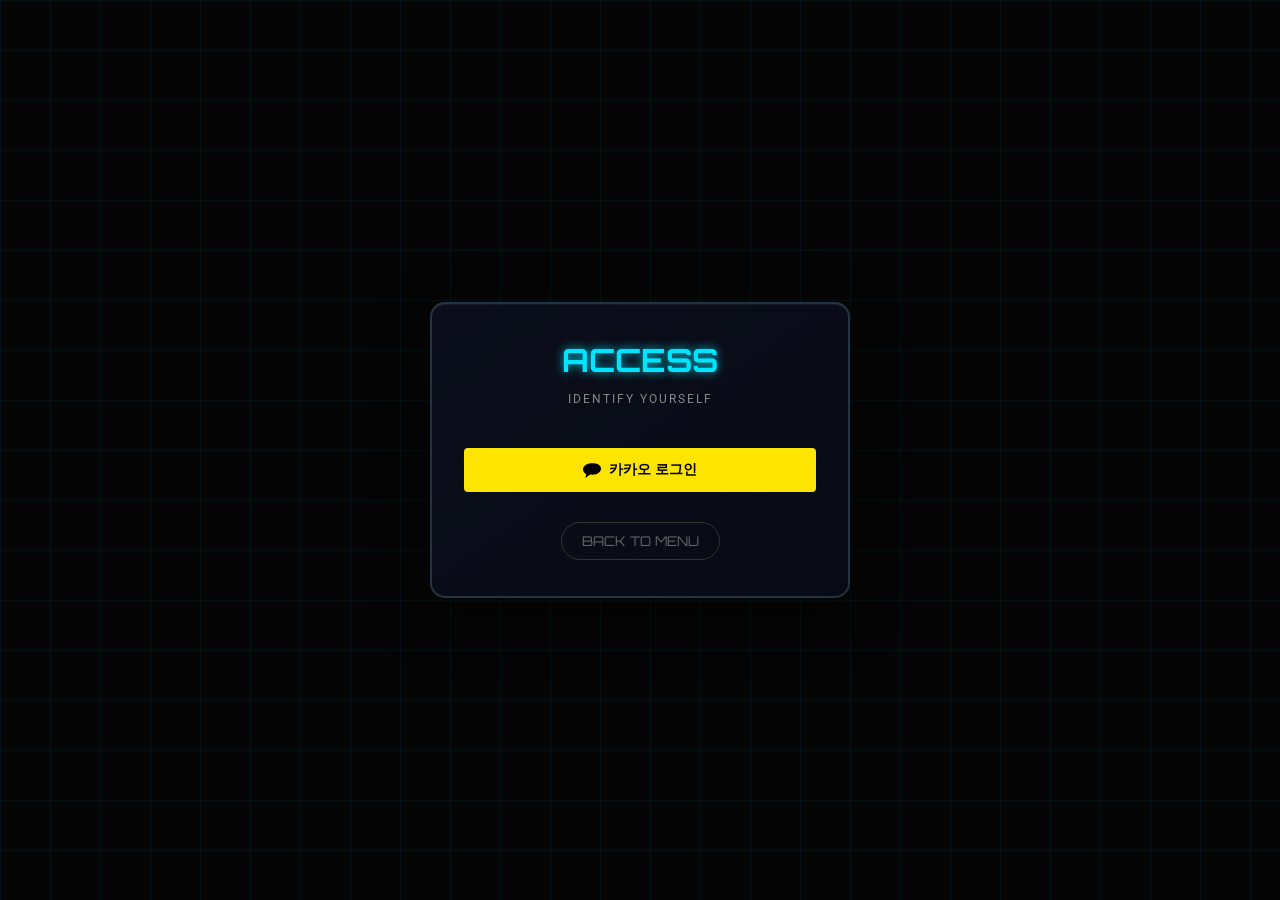
<file: login.html>
<!DOCTYPE html>
<html lang="ko">
<head>
    <meta charset="UTF-8">
    <meta name="viewport" content="width=device-width, initial-scale=1">
    <link rel="stylesheet" href="ui-refresh.css">
    <title>WEB BEAT : ACCESS</title>
    <script src="https://developers.kakao.com/sdk/js/kakao.min.js"></script>
    <script src="https://accounts.google.com/gsi/client" async defer></script>
    <style>
        @import url('https://fonts.googleapis.com/css2?family=Orbitron:wght@900&family=Roboto:wght@400;700&display=swap');
        
        body {
            margin: 0; height: 100vh;
            background: #050505; color: #fff;
            display: flex; flex-direction: column;
            align-items: center; justify-content: center;
            font-family: 'Roboto', sans-serif;
            overflow: hidden;
        }

        /* 배경 효과 */
        .bg-grid {
            position: absolute; top: 0; left: 0; width: 100%; height: 100%;
            background: 
                linear-gradient(rgba(0, 229, 255, 0.05) 1px, transparent 1px),
                linear-gradient(90deg, rgba(0, 229, 255, 0.05) 1px, transparent 1px);
            background-size: 50px 50px; z-index: -1;
            animation: moveGrid 20s linear infinite;
        }
        @keyframes moveGrid { from { transform: translateY(0); } to { transform: translateY(50px); } }

        .login-box {
            background: rgba(17, 17, 17, 0.9);
            border: 2px solid #00e5ff;
            border-radius: 15px;
            padding: 40px;
            width: 320px;
            text-align: center;
            box-shadow: 0 0 40px rgba(0, 229, 255, 0.2);
            backdrop-filter: blur(10px);
        }

        h1 {
            font-family: 'Orbitron'; font-size: 32px; color: #00e5ff;
            margin: 0 0 10px 0; text-shadow: 0 0 10px rgba(0,229,255,0.8);
        }
        p { color: #888; font-size: 12px; margin-bottom: 30px; letter-spacing: 2px; }

        /* 버튼 컨테이너 */
        .btn-container { display: flex; flex-direction: column; gap: 15px; align-items: center; }

        /* 카카오 버튼 커스텀 */
        #kakao-custom-btn {
            width: 100%; height: 44px;
            background-color: #FEE500; color: #000;
            border: none; border-radius: 4px;
            font-weight: bold; font-size: 14px;
            cursor: pointer; display: flex; align-items: center; justify-content: center; gap: 8px;
            transition: transform 0.2s;
        }
        #kakao-custom-btn:hover { transform: scale(1.02); filter: brightness(0.95); }

        .btn-back {
            margin-top: 30px; background: none; border: 1px solid #333;
            color: #666; padding: 10px 20px; border-radius: 20px;
            cursor: pointer; font-family: 'Orbitron'; transition: 0.3s;
        }
        .btn-back:hover { color: #fff; border-color: #fff; }

        /* 로딩 오버레이 */
        #loading-overlay {
            position: absolute; top:0; left:0; width:100%; height:100%;
            background: rgba(0,0,0,0.8); display: none;
            flex-direction: column; align-items: center; justify-content: center; z-index: 10;
        }
        .loader {
            border: 4px solid #333; border-top: 4px solid #00e5ff; border-radius: 50%;
            width: 40px; height: 40px; animation: spin 1s linear infinite;
        }
        @keyframes spin { 0% { transform: rotate(0deg); } 100% { transform: rotate(360deg); } }

    </style>
</head>
<body data-ui="login">

    <div class="bg-grid"></div>

    <div class="login-box">
        <h1>ACCESS</h1>
        <p>IDENTIFY YOURSELF</p>

        <div class="btn-container">
            <div id="google-login-btn"></div>

            <button id="kakao-custom-btn" onclick="loginWithKakao()">
                <svg width="18" height="18" viewBox="0 0 24 24" fill="none" xmlns="http://www.w3.org/2000/svg">
                    <path fill-rule="evenodd" clip-rule="evenodd" d="M12 3C5.373 3 0 6.645 0 11.143C0 13.974 1.776 16.476 4.496 17.896C4.242 18.775 3.195 21.644 3.097 21.905C2.936 22.339 3.393 22.548 3.733 22.302C3.905 22.179 8.358 19.016 9.602 18.156L9.664 18.151C10.42 18.256 11.201 18.312 12 18.312C18.627 18.312 24 14.667 24 10.17C24 5.672 18.627 3 12 3Z" fill="black"/>
                </svg>
                카카오 로그인
            </button>
        </div>

        <button class="btn-back" onclick="location.href='index.html'">BACK TO MENU</button>
    </div>

    <div id="loading-overlay">
        <div class="loader"></div>
        <div style="margin-top:15px; font-family:'Orbitron'; color:#00e5ff;">CONNECTING...</div>
    </div>

    <script>
        const API_BASE = "https://webbeat-api.yunhogim528.workers.dev";
        const GOOGLE_CLIENT_ID = "143854068141-s09m4p44lfju13dv2gdotoe9hbjfvmmr.apps.googleusercontent.com"; 
        const KAKAO_JS_KEY = "57aace86fddf8b4338c5967ae0762a42"; 

        window.onload = function() {
            google.accounts.id.initialize({
                client_id: GOOGLE_CLIENT_ID,
                callback: handleGoogleResponse
            });
            google.accounts.id.renderButton(
                document.getElementById("google-login-btn"),
                { theme: "outline", size: "large", width: 320, shape: "rectangular" }
            );
            try { Kakao.init(KAKAO_JS_KEY); } catch(e) {}
        };

        function handleGoogleResponse(response) {
            showLoading();
            const profile = parseJwt(response.credential);
            completeLogin(profile);
        }

        function loginWithKakao() {
            Kakao.Auth.login({
                success: function(authObj) {
                    showLoading();
                    Kakao.API.request({
                        url: '/v2/user/me',
                        success: function(res) {
                            const profile = {
                                name: res.kakao_account.profile.nickname,
                                sub: "kakao_" + res.id,
                                platform: "kakao"
                            };
                            completeLogin(profile);
                        },
                        fail: function(error) { hideLoading(); alert('정보 로드 실패'); }
                    });
                },
                fail: function(err) { alert('카카오 로그인 실패'); },
            });
        }

        // ★ [핵심 수정] 로그인 완료 처리
        function completeLogin(profile) {
            console.log("LOGIN SUCCESS:", profile.name);
            localStorage.setItem('wb_auth_profile', JSON.stringify(profile));
            
            // 1. 로그인 상태 저장
            localStorage.setItem('wb_logged_in', 'true');

            // 2. ★ index.html에게 "방금 로그인했음"을 알리는 신호
            localStorage.setItem('wb_just_logged_in', 'true');

            // 3. 서버에서 유저 정보(레벨, 닉네임) 가져오기
            fetch(`${API_BASE}/api/user/${profile.sub}`)
                .then(res => res.json())
                .then(data => {
                    localStorage.setItem('wb_user_lv', data.level);
                    localStorage.setItem('wb_user_xp', data.xp);
                    
                    // ★ 중요: 서버에 저장된 닉네임이 있다면 가져와서 저장!
                    // (닉네임이 있으면 index.html이 닉네임 설정창을 띄우지 않음)
                    if (data.nickname) {
                        localStorage.setItem('wb_nickname', data.nickname);
                    } else {
                        // 닉네임이 없으면 삭제 (확실하게 모달을 띄우기 위해)
                        localStorage.removeItem('wb_nickname');
                    }
                    
                    // 메인 화면으로 이동
                    location.href = 'index.html';
                })
                .catch(err => {
                    console.error("서버 연결 실패:", err);
                    // 서버 에러나도 일단 로그인 처리는 해줌 (닉네임 설정창은 뜸)
                    localStorage.setItem('wb_user_lv', 1);
                    location.href = 'index.html';
                });
        }

        function parseJwt (token) {
            var base64Url = token.split('.')[1];
            var base64 = base64Url.replace(/-/g, '+').replace(/_/g, '/');
            var jsonPayload = decodeURIComponent(window.atob(base64).split('').map(function(c) {
                return '%' + ('00' + c.charCodeAt(0).toString(16)).slice(-2);
            }).join(''));
            return JSON.parse(jsonPayload);
        }

        function showLoading() { document.getElementById('loading-overlay').style.display = 'flex'; }
        function hideLoading() { document.getElementById('loading-overlay').style.display = 'none'; }

    </script>
</body>
</html>
</file>
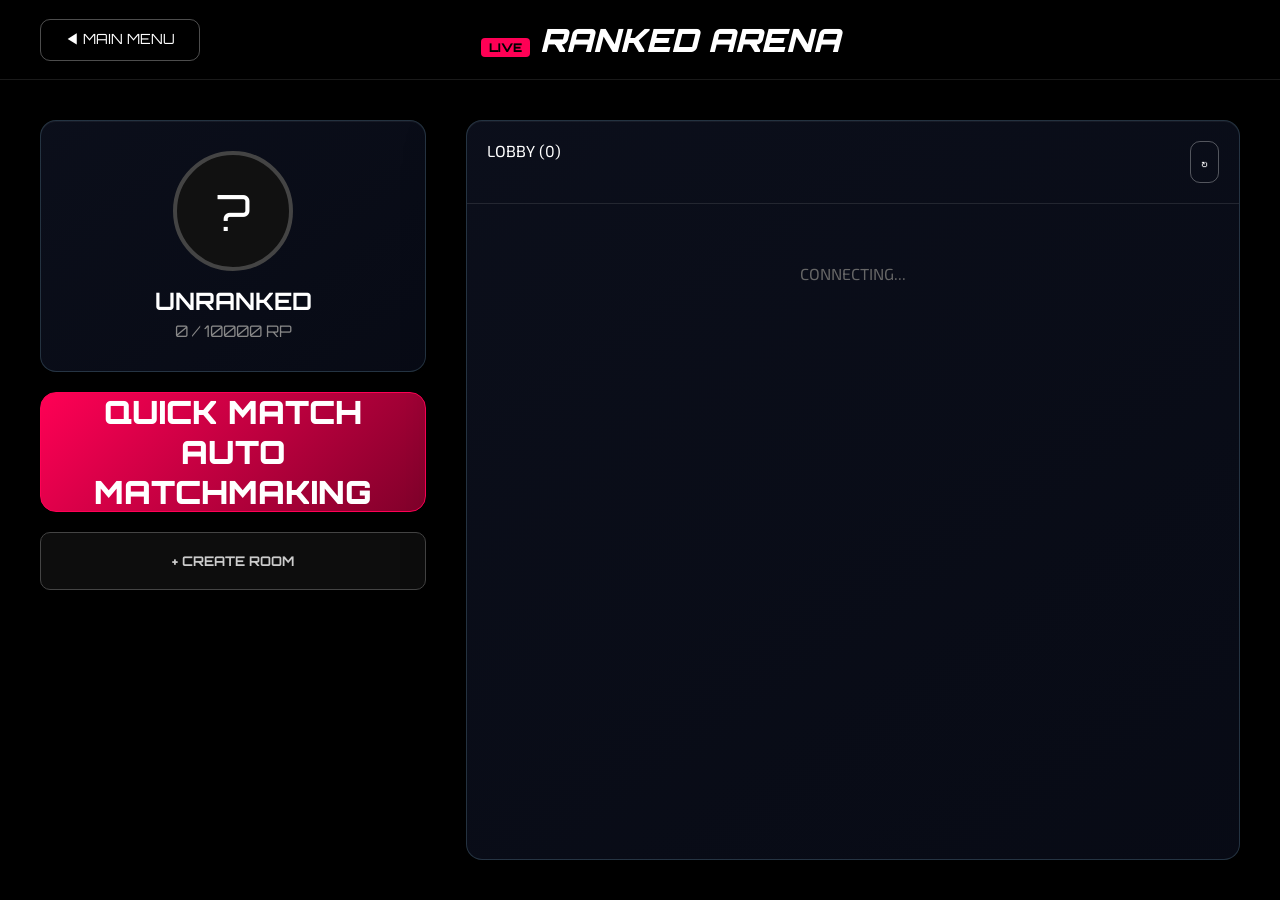
<file: multi.html>
<!DOCTYPE html>
<html lang="ko">
<head>
    <meta charset="UTF-8">
    <meta name="viewport" content="width=device-width, initial-scale=1">
    <link rel="stylesheet" href="ui-refresh.css">
    <title>WEB BEAT : ARENA</title>
    <script src="https://cdn.socket.io/4.7.4/socket.io.min.js"></script>
    <style>
        @import url('https://fonts.googleapis.com/css2?family=Orbitron:wght@400;700;900&family=Exo+2:wght@300;600&display=swap');
        
        :root {
            --bg: #050505;
            --accent: #ff0055;
            --accent-glow: rgba(255, 0, 85, 0.8);
            --glass: rgba(20, 20, 25, 0.9);
            --text: #ffffff;
        }

        * { box-sizing: border-box; }
        body, html { margin: 0; padding: 0; width: 100%; height: 100%; background: #000; color: #fff; font-family: 'Exo 2', sans-serif; overflow: hidden; user-select: none; }

        /* 배경 */
        #bg-container { position: absolute; width: 100%; height: 100%; background: radial-gradient(circle at center, #2e0b16 0%, #000 90%); z-index: -1; }
        .star { position: absolute; background: #fff; border-radius: 50%; opacity: 0.3; animation: blink 3s infinite; }
        @keyframes blink { 0%, 100% { opacity: 0.3; } 50% { opacity: 0.8; } }

        /* === ★ TIER STYLES (티어별 색상 정의) ★ === */
        .tier-unranked { border-color: #888 !important; color: #888 !important; box-shadow: none !important; }
        .tier-bronze { border-color: #cd7f32 !important; color: #cd7f32 !important; box-shadow: 0 0 10px #cd7f32 !important; }
        .tier-silver { border-color: #e0e0e0 !important; color: #e0e0e0 !important; text-shadow: 0 0 10px #fff; box-shadow: 0 0 15px #a0c0ff !important; }
        .tier-gold { border-color: #ffd700 !important; color: #ffd700 !important; text-shadow: 0 0 10px #ffaa00; box-shadow: 0 0 20px #ffaa00 !important; }
        .tier-platinum { border-color: #00e5ff !important; color: #00e5ff !important; text-shadow: 0 0 10px #00e5ff; box-shadow: 0 0 25px #0099cc !important; }
        .tier-diamond { border-color: #b388ff !important; color: #b388ff !important; text-shadow: 0 0 10px #6200ea; box-shadow: 0 0 30px #6200ea !important; }
        .tier-master { border-color: #ff0055 !important; color: #ff0055 !important; text-shadow: 0 0 20px #ff0000; box-shadow: 0 0 40px #ff0000 !important; animation: pulse-red 2s infinite; }
        .tier-legend {
            border-color: #fff !important; 
            box-shadow: 0 0 30px rgba(255,255,255,0.8) !important;
            background: linear-gradient(90deg, #ff0000, #ffff00, #00ff00, #00ffff, #0000ff, #ff00ff);
            background-size: 400%; -webkit-background-clip: text; -webkit-text-fill-color: transparent;
            animation: rainbow 3s linear infinite;
        }

        @keyframes pulse-red { 0%, 100% { opacity: 1; } 50% { opacity: 0.7; } }
        @keyframes rainbow { 0% { background-position: 0%; } 100% { background-position: 400%; } }

        /* 헤더 */
        header { display: flex; justify-content: space-between; align-items: center; padding: 0 40px; height: 80px; border-bottom: 1px solid rgba(255,255,255,0.1); background: rgba(0,0,0,0.6); backdrop-filter: blur(10px); }
        .back-btn { background: transparent; border: 1px solid rgba(255,255,255,0.3); color: #fff; padding: 10px 24px; border-radius: 30px; font-family: 'Orbitron'; font-size: 14px; cursor: pointer; transition: 0.3s; }
        .back-btn:hover { border-color: var(--accent); color: var(--accent); }
        .page-title { font-family: 'Orbitron'; font-size: 32px; font-weight: 900; font-style: italic; }
        .live-badge { font-size: 12px; background: var(--accent); color: #000; padding: 2px 8px; border-radius: 4px; animation: pulse 1s infinite; font-style: normal; }

        /* 컨테이너 */
        .container { display: flex; width: 100%; height: calc(100vh - 80px); padding: 40px; gap: 40px; }
        .left-panel { flex: 1; max-width: 400px; display: flex; flex-direction: column; gap: 20px; }
        .right-panel { flex: 2; display: flex; flex-direction: column; background: var(--glass); border: 1px solid rgba(255,255,255,0.1); border-radius: 16px; overflow: hidden; backdrop-filter: blur(15px); }

        /* 내 정보 카드 */
        .stat-card { background: var(--glass); border: 1px solid rgba(255,255,255,0.1); border-radius: 16px; padding: 30px; text-align: center; }
        .tier-icon { width: 120px; height: 120px; margin: 0 auto 15px; border-radius: 50%; border: 4px solid #444; display: flex; align-items: center; justify-content: center; font-family: 'Orbitron'; font-size: 50px; background: #111; transition: 0.3s; }
        .tier-text { font-family: 'Orbitron'; font-weight: bold; font-size: 24px; margin-bottom: 5px; }

        .btn-match { width: 100%; height: 120px; background: linear-gradient(135deg, #ff0055 0%, #80002a 100%); border: 1px solid var(--accent); border-radius: 16px; color: #fff; font-family: 'Orbitron'; font-size: 32px; font-weight: 900; cursor: pointer; transition: 0.3s; display: flex; flex-direction: column; align-items: center; justify-content: center; }
        .btn-match:hover { transform: translateY(-5px); box-shadow: 0 0 40px var(--accent-glow); }
        .btn-create { background: rgba(255,255,255,0.05); border: 1px solid #444; color: #ccc; padding: 20px; border-radius: 12px; font-family: 'Orbitron'; font-weight: bold; cursor: pointer; }

        /* 리스트 */
        .list-header { padding: 20px; border-bottom: 1px solid rgba(255,255,255,0.1); display: flex; justify-content: space-between; }
        .room-list { padding: 20px; overflow-y: auto; display: flex; flex-direction: column; gap: 10px; flex: 1; }
        .room-item { background: rgba(255,255,255,0.05); padding: 15px 20px; border-radius: 4px; display: flex; justify-content: space-between; align-items: center; cursor: pointer; border-left: 3px solid transparent; }
        .room-item:hover { border-left-color: var(--accent); background: rgba(255,255,255,0.1); }
        .room-item.disabled { opacity: 0.5; pointer-events: none; cursor: not-allowed; border-left-color: #555 !important; }
        .room-status.status-play { color: #ff5555; border: 1px solid #ff5555; padding: 2px 8px; border-radius: 4px; font-size: 12px; }
        .room-status.status-wait { color: #00e5ff; border: 1px solid #00e5ff; padding: 2px 8px; border-radius: 4px; font-size: 12px; }

        /* 대기실 오버레이 */
        #waiting-room-overlay { display: none; position: fixed; top: 0; left: 0; width: 100%; height: 100%; background: radial-gradient(circle at center, #1a050a 0%, #000 90%); z-index: 2000; flex-direction: column; align-items: center; justify-content: center; }
        
        .arena-container { display: flex; align-items: center; justify-content: center; gap: 80px; width: 100%; margin-bottom: 30px; }
        .player-slot { width: 300px; height: 420px; background: rgba(0,0,0,0.6); border: 1px solid #333; border-radius: 20px; display: flex; flex-direction: column; align-items: center; justify-content: center; transition: 0.3s; position: relative; backdrop-filter: blur(10px); }
        .player-slot.active { border-color: var(--accent); box-shadow: 0 0 40px rgba(255,0,85,0.3); }

        .p-avatar { width: 140px; height: 140px; border-radius: 50%; background: #111; border: 4px solid #444; display: flex; align-items: center; justify-content: center; font-size: 60px; margin-bottom: 15px; color: #555; box-shadow: 0 0 20px rgba(0,0,0,0.5); }
        .p-name { font-family: 'Orbitron'; font-size: 26px; font-weight: bold; color: #fff; margin-bottom: 5px; }
        /* ★ [추가] RP 및 티어 정보 표시 */
        .p-detail { font-family: 'Exo 2'; font-size: 14px; color: #aaa; margin-bottom: 20px; letter-spacing: 1px; font-weight: 600; }
        .p-status { padding: 5px 20px; border-radius: 20px; background: #333; color: #888; font-family: 'Orbitron'; font-size: 14px; font-weight: bold; }
        .active .p-status { background: var(--accent); color: #000; }

        .vs-text { font-family: 'Orbitron'; font-size: 80px; font-weight: 900; font-style: italic; color: #333; }
        .vs-active { color: #fff; text-shadow: 0 0 30px var(--accent); animation: pulse 1s infinite; }

        #song-info-panel { margin-top: 20px; text-align: center; opacity: 0; transform: translateY(30px); transition: 0.8s cubic-bezier(0.175, 0.885, 0.32, 1.275); }
        #song-info-panel.visible { opacity: 1; transform: translateY(0); }
        .song-card-inner { background: linear-gradient(135deg, #222, #111); border: 2px solid var(--accent); border-radius: 12px; padding: 20px 40px; display: inline-block; min-width: 450px; box-shadow: 0 0 40px var(--accent-glow); }
        .song-label { font-family: 'Orbitron'; color: var(--accent); font-size: 12px; letter-spacing: 3px; margin-bottom: 5px; }
        .song-title { font-family: 'Exo 2'; font-size: 32px; font-weight: 800; color: #fff; margin-bottom: 5px; }
        .song-artist { font-family: 'Exo 2'; font-size: 16px; color: #aaa; margin-bottom: 15px; }
        
        .diff-badge { display: inline-block; padding: 6px 18px; border-radius: 20px; font-family: 'Orbitron'; font-weight: 900; font-size: 16px; color: #fff; text-shadow: 0 2px 5px rgba(0,0,0,0.5); box-shadow: 0 5px 15px rgba(0,0,0,0.3); }
        .diff-normal { background: linear-gradient(90deg, #00b4db, #0083b0); }
        .diff-hard { background: linear-gradient(90deg, #ff0055, #80002a); }
        .diff-troll { background: linear-gradient(90deg, #00e676, #1b5e20); }

        #countdown-text { font-family: 'Orbitron'; font-size: 20px; color: #666; margin-top: 30px; }
        .countdown-active { font-size: 50px !important; color: var(--accent) !important; text-shadow: 0 0 20px var(--accent); font-weight: 900; }

        #match-fx-overlay { position: fixed; top: 0; left: 0; width: 100%; height: 100%; pointer-events: none; display: flex; align-items: center; justify-content: center; z-index: 3000; background: rgba(255, 0, 85, 0.1); opacity: 0; transition: 0.3s; }
        .match-word { font-family: 'Orbitron'; font-size: 120px; font-weight: 900; font-style: italic; color: #fff; text-shadow: 0 0 50px var(--accent); opacity: 0; transform: scale(2); }
        .match-anim { animation: strike 0.4s forwards; opacity: 1; }

        @keyframes strike { 0% { transform: scale(3); opacity: 0; } 70% { transform: scale(0.9); opacity: 1; } 100% { transform: scale(1); opacity: 1; } }
        @keyframes pulse { 0% { opacity: 0.8; } 50% { opacity: 1; } 100% { opacity: 0.8; } }
    </style>
</head>
<body data-ui="multi">

    <div id="bg-container"></div>

    <header>
        <button class="back-btn" onclick="leaveLobby()">◀ MAIN MENU</button>
        <div class="page-title"><span class="live-badge">LIVE</span> RANKED ARENA</div>
        <div style="width: 120px;"></div>
    </header>

    <div class="container">
        <div class="left-panel">
            <div class="stat-card">
                <div class="tier-icon" id="my-tier-icon">?</div>
                <div id="my-tier-name" class="tier-text">UNRANKED</div>
                <div id="my-rp" style="color:#888; font-family:'Orbitron';">0 / 10000 RP</div>
            </div>
            <button class="btn-match" onclick="findMatch()">QUICK MATCH<span>AUTO MATCHMAKING</span></button>
            <button class="btn-create" onclick="createRoom()">+ CREATE ROOM</button>
        </div>
        <div class="right-panel">
            <div class="list-header">
                <div class="list-title">LOBBY (<span id="room-count">0</span>)</div>
                <button class="back-btn" onclick="requestRoomList()" style="padding: 5px 10px;">↻</button>
            </div>
            <div class="room-list" id="room-list-container">
                <div style="text-align:center; padding:40px; color:#666;">CONNECTING...</div>
            </div>
        </div>
    </div>

    <div id="waiting-room-overlay">
        <div style="position:absolute; top:40px; text-align:center;">
            <div id="room-title-disp" style="font-family:'Orbitron'; font-size:24px; color:#aaa; letter-spacing: 2px;">ROOM</div>
            <div id="room-id-disp" style="color:#666; font-family:'Orbitron'; font-size:12px;">ID: 0000</div>
        </div>

        <div class="arena-container">
            <div class="player-slot active" id="p1-slot">
                <div class="p-status">HOST</div>
                <div class="p-avatar" id="p1-avatar">?</div>
                <div class="p-name" id="p1-name">PLAYER 1</div>
                <div class="p-detail" id="p1-detail">LOADING...</div> </div>

            <div class="vs-text" id="vs-badge">VS</div>

            <div class="player-slot" id="p2-slot">
                <div class="p-status" id="p2-status">WAITING</div>
                <div class="p-avatar" id="p2-avatar">?</div>
                <div class="p-name" id="p2-name">SEARCHING...</div>
                <div class="p-detail" id="p2-detail">...</div> </div>
        </div>

        <div id="song-info-panel">
            <div class="song-card-inner">
                <div class="song-label">NEXT TRACK</div>
                <div class="song-title" id="track-title">???</div>
                <div class="song-artist" id="track-artist">???</div>
                <div id="diff-badge" class="diff-badge" style="display:none;">NORMAL Lv.1</div>
            </div>
        </div>

        <div id="countdown-text">WAITING FOR OPPONENT...</div>

        <div style="position:absolute; bottom:40px;">
            <button class="back-btn" onclick="leaveRoom()" style="border-color:#444; color:#888;">LEAVE ROOM</button>
        </div>
    </div>

    <div id="match-fx-overlay">
        <div class="match-word">MATCH FOUND!</div>
    </div>
    <audio id="sfx-match" src="sfx/match.mp3"></audio>

    <script>
        const socket = io("https://port-0-vibecoding-rhythmgame-server-mkgu8rcq7cd54e6c.sel3.cloudtype.app", { transports: ['websocket'] });
        const sfxMatch = document.getElementById('sfx-match');

        const lobbyBgm = new Audio('BGM/lobby.mp3');
        lobbyBgm.loop = true;
        lobbyBgm.volume = 0.5;

        window.addEventListener('load', () => {
            lobbyBgm.play().catch(() => {
                document.body.addEventListener('click', () => { lobbyBgm.play(); }, { once: true });
            });
        });
        
        let currentRoomId = null;
        let myNickname = localStorage.getItem('wb_nickname') || "Guest";
        let countdownInterval;
        let isGameStarting = false;

        // 배경 별 생성
        const bg = document.getElementById('bg-container');
        for(let i=0; i<80; i++){
            let d = document.createElement('div'); d.className='star';
            d.style.width = Math.random()*3+'px'; d.style.height = d.style.width;
            d.style.left=Math.random()*100+'%'; d.style.top=Math.random()*100+'%';
            d.style.animationDelay=Math.random()*3+'s'; bg.appendChild(d);
        }

        window.onload = async function() {
            updateMyProfile(); // 내 왼쪽 패널 업데이트
            socket.on('connect', () => { requestRoomList(); });
        };

        function leaveLobby() { location.href = 'index.html'; }

        // ★ [핵심] RP를 받아서 티어 정보(이름, 클래스, 아이콘)를 반환하는 공통 함수
        function getTierInfo(rp) {
            if (rp === undefined || rp === null) rp = 1000; // 기본값
            
            const tiers = [
                { name: "LEGEND",   min: 9900, max: 10001, range: 0,    class: "tier-legend",   icon: "👑" },
                { name: "MASTER",   min: 9000, max: 9900,  range: 900,  class: "tier-master",   icon: "👹" },
                { name: "DIAMOND",  min: 8000, max: 9000,  range: 1000, class: "tier-diamond",  icon: "💎" },
                { name: "PLATINUM", min: 7000, max: 8000,  range: 1000, class: "tier-platinum", icon: "💠" },
                { name: "GOLD",     min: 5000, max: 7000,  range: 2000, class: "tier-gold",     icon: "🏆" },
                { name: "SILVER",   min: 3000, max: 5000,  range: 2000, class: "tier-silver",   icon: "⚔️" },
                { name: "BRONZE",   min: 1000, max: 3000,  range: 2000, class: "tier-bronze",   icon: "🛡️" },
                { name: "UNRANKED", min: 0,    max: 1000,  range: 0,    class: "tier-unranked", icon: "❔" }
            ];

            const tier = tiers.find(t => rp >= t.min);
            let fullName = tier.name;
            
            // 세부 티어 계산 (LEGEND, UNRANKED 제외)
            if (tier.name !== "LEGEND" && tier.name !== "UNRANKED") {
                const step = tier.range / 4;
                const progress = rp - tier.min;
                const divIndex = Math.floor(progress / step);
                const romans = ["IV", "III", "II", "I"];
                const safeIndex = Math.max(0, Math.min(3, divIndex));
                fullName += " " + romans[safeIndex];
            }

            return { name: fullName, class: tier.class, icon: tier.icon };
        }

        function updateMyProfile() {
            let rp = parseInt(localStorage.getItem('wb_multi_rp') || '1000'); 
            if (rp > 10000) rp = 10000;
            if (rp < 0) rp = 0;
            localStorage.setItem('wb_multi_rp', rp);

            const t = getTierInfo(rp);

            const iconEl = document.getElementById('my-tier-icon');
            const nameEl = document.getElementById('my-tier-name');
            const rpEl = document.getElementById('my-rp');

            iconEl.innerText = t.icon;
            iconEl.className = "tier-icon " + t.class; 
            nameEl.innerText = t.name; 
            nameEl.className = "tier-text " + t.class; 
            rpEl.innerText = `${rp} / 10000 RP`;
        }

        function requestRoomList() { socket.emit("request_room_list"); }

        socket.on("update_room_list", (list) => {
            const c = document.getElementById('room-list-container');
            c.innerHTML = "";
            document.getElementById('room-count').innerText = list.length;
            
            if(list.length === 0) { 
                c.innerHTML = "<div style='text-align:center; color:#666; margin-top:30px; font-family:Orbitron;'>NO ACTIVE ROOMS</div>"; 
                return; 
            }

            list.forEach(r => {
                let d = document.createElement('div'); 
                d.className = 'room-item';
                let isPlaying = r.status === 'PLAYING';
                let stClass = isPlaying ? 'status-play' : 'status-wait';
                if (isPlaying) d.classList.add('disabled');

                d.innerHTML = `
                    <div style='display:flex; flex-direction:column;'>
                        <div class='room-name'>${r.title}</div>
                        <div class='room-detail'>HOST: ${r.host} (${r.pCount}/2)</div>
                    </div>
                    <div class='room-status ${stClass}'>${r.status}</div>
                `;

                if (!isPlaying) {
                    d.onclick = () => {
                        // ★ [수정] 내 현재 RP를 같이 보냄
                        let myRP = parseInt(localStorage.getItem('wb_multi_rp') || '1000');
                        socket.emit("join_room", { roomId: r.id, nickname: myNickname, rp: myRP });
                    };
                }
                c.appendChild(d);
            });
        });

        function findMatch() {
            const btn = document.querySelector('.btn-match');
            btn.innerHTML = "SEARCHING...<span style='font-size:12px;'>PLEASE WAIT</span>";
            btn.style.background = "#222"; btn.disabled = true;
            
            // ★ [수정] 내 현재 RP를 같이 보냄
            let myRP = parseInt(localStorage.getItem('wb_multi_rp') || '1000');
            socket.emit("quick_match", { nickname: myNickname, rp: myRP });
        }

        socket.on("quick_match_found", (roomId) => {
            socket.emit("join_room", { roomId: roomId, nickname: myNickname });
        });

        function createRoom() {
            let t = prompt("ROOM TITLE:", myNickname + "'s Arena");
            if(t) {
                // ★ [수정] 내 현재 RP를 같이 보냄
                let myRP = parseInt(localStorage.getItem('wb_multi_rp') || '1000');
                socket.emit("create_room", { title: t, nickname: myNickname, rp: myRP });
            }
        }

        socket.on("room_joined", (data) => {
            currentRoomId = data.roomId;
            updateLobbyUI(data.roomData);
        });

        socket.on("player_entered", (data) => {
            // 새 플레이어가 들어오면 UI 갱신 (서버가 보내준 정보에 rating이 없다면 기본값 처리)
            const p2Slot = document.getElementById('p2-slot');
            p2Slot.classList.add('active');
            
            document.getElementById('p2-name').innerText = data.nickname;
            document.getElementById('p2-status').innerText = "READY";
            
            // ★ [수정] 들어온 사람의 RP 정보가 data에 없으면 임시값, 있으면 표시
            // (서버 수정이 안 된 상태라면 1000으로 가정)
            const p2RP = data.rating || 1000; 
            const t = getTierInfo(p2RP);

            const p2Avatar = document.getElementById('p2-avatar');
            p2Avatar.innerText = t.icon;
            p2Avatar.className = `p-avatar ${t.class}`; // 테두리 색상 적용

            document.getElementById('p2-detail').innerText = `${t.name} (${p2RP} RP)`;

            playMatchEffect();
        });

        // ★ [핵심] 대기실 UI 업데이트 (P1, P2 정보 표시)
        function updateLobbyUI(roomData) {
            document.getElementById('waiting-room-overlay').style.display = 'flex';
            document.getElementById('room-title-disp').innerText = roomData.title;
            document.getElementById('room-id-disp').innerText = "ID: " + roomData.id;

            // Player 1 (Host)
            const p1 = roomData.players[0];
            if(p1) {
                const t1 = getTierInfo(p1.rating || 1000); // rating 없으면 1000
                const p1Avatar = document.getElementById('p1-avatar');
                
                document.getElementById('p1-name').innerText = p1.nickname;
                p1Avatar.innerText = t1.icon; // 아이콘으로 변경
                p1Avatar.className = `p-avatar ${t1.class}`; // 클래스 추가 (색상)
                document.getElementById('p1-detail').innerText = `${t1.name} (${p1.rating || 1000} RP)`;
            }

            // Player 2 (Guest)
            const p2 = roomData.players[1];
            const p2Slot = document.getElementById('p2-slot');
            if(p2) {
                const t2 = getTierInfo(p2.rating || 1000);
                const p2Avatar = document.getElementById('p2-avatar');

                p2Slot.classList.add('active');
                document.getElementById('p2-name').innerText = p2.nickname;
                document.getElementById('p2-status').innerText = "READY";
                
                p2Avatar.innerText = t2.icon;
                p2Avatar.className = `p-avatar ${t2.class}`;
                document.getElementById('p2-detail').innerText = `${t2.name} (${p2.rating || 1000} RP)`;
                
                if(roomData.players.length === 2) playMatchEffect();
            } else {
                // P2 Empty State
                p2Slot.classList.remove('active');
                document.getElementById('p2-name').innerText = "SEARCHING...";
                document.getElementById('p2-status').innerText = "WAITING";
                
                const p2Avatar = document.getElementById('p2-avatar');
                p2Avatar.innerText = "❔";
                p2Avatar.className = "p-avatar"; // 기본 스타일로 초기화
                document.getElementById('p2-detail').innerText = "...";
                
                document.getElementById('vs-badge').classList.remove('vs-active');
                document.getElementById('song-info-panel').classList.remove('visible');
                document.getElementById('countdown-text').innerText = "WAITING FOR OPPONENT...";
                document.getElementById('countdown-text').classList.remove('countdown-active');
            }
        }

        function playMatchEffect() {
            sfxMatch.volume = 0.7; sfxMatch.currentTime = 0; sfxMatch.play().catch(()=>{});
            const fx = document.getElementById('match-fx-overlay');
            const word = fx.querySelector('.match-word');
            fx.style.opacity = '1'; word.classList.add('match-anim');
            document.getElementById('vs-badge').classList.add('vs-active');
            setTimeout(() => { fx.style.opacity = '0'; word.classList.remove('match-anim'); }, 2000);
        }

        socket.on("game_start", (data) => {
            isGameStarting = true; // ★ [중요] 게임 시작 중이라고 표시 (이탈 알림 무시용)
            clearInterval(countdownInterval);
            
            // 상대방 RP 정보 (서버에서 받음, 없으면 기본값)
            let oppRpVal = data.opponentRP || 1000;

            setTimeout(() => {
                document.getElementById('track-title').innerText = data.songTitle;
                document.getElementById('track-artist').innerText = data.songArtist;
                
                const parts = data.diffKey.split('_'); 
                const type = parts[0].toUpperCase();
                const lv = parts[1];
                
                const badge = document.getElementById('diff-badge');
                badge.innerText = `${type} Lv.${lv}`;
                badge.className = `diff-badge diff-${parts[0].toLowerCase()}`; 
                badge.style.display = 'inline-block';

                document.getElementById('song-info-panel').classList.add('visible'); 

                let timeLeft = 5;
                const countEl = document.getElementById('countdown-text');
                countEl.classList.add('countdown-active');
                
                countdownInterval = setInterval(() => {
                    countEl.innerText = `STARTING IN ${timeLeft}`;
                    timeLeft--;
                    if (timeLeft < 0) {
                        clearInterval(countdownInterval);
                        const params = new URLSearchParams();
                        params.append('song', data.songFolder);
                        params.append('diff', data.diffKey);
                        params.append('room', currentRoomId);
                        params.append('mode', 'multi');
                        // ★ [중요] 상대방 RP 전달
                        params.append('opp_rp', oppRpVal);
                        
                        location.href = `game_multi.html?${params.toString()}`;
                    }
                }, 1000);
            }, 2500);
        });

        function leaveRoom() {
            socket.emit("leave_room");
            document.getElementById('waiting-room-overlay').style.display = 'none';
            clearInterval(countdownInterval);
            currentRoomId = null;
            requestRoomList();
            
            const btn = document.querySelector('.btn-match');
            btn.innerHTML = "QUICK MATCH<span>AUTO MATCHMAKING</span>";
            btn.style.background = "linear-gradient(135deg, #ff0055 0%, #80002a 100%)";
            btn.disabled = false;
        }

        socket.on("opponent_left", () => {
            // ★ [중요] 게임이 시작돼서 페이지 넘어가는 중이면 무시!
            if (isGameStarting) return; 

            alert("OPPONENT LEFT THE GAME.");
            const p2Slot = document.getElementById('p2-slot');
            p2Slot.classList.remove('active');
            
            document.getElementById('p2-name').innerText = "SEARCHING...";
            document.getElementById('p2-status').innerText = "WAITING";
            document.getElementById('p2-avatar').innerText = "❔";
            document.getElementById('p2-avatar').className = "p-avatar"; // 리셋
            document.getElementById('p2-detail').innerText = "...";
            
            document.getElementById('vs-badge').classList.remove('vs-active');
            document.getElementById('song-info-panel').classList.remove('visible');
            document.getElementById('countdown-text').innerText = "WAITING FOR OPPONENT...";
            document.getElementById('countdown-text').classList.remove('countdown-active');
            clearInterval(countdownInterval);
        });

        socket.on("error_msg", (m) => { alert(m); leaveRoom(); });
    </script>
</body>
</html>
</file>
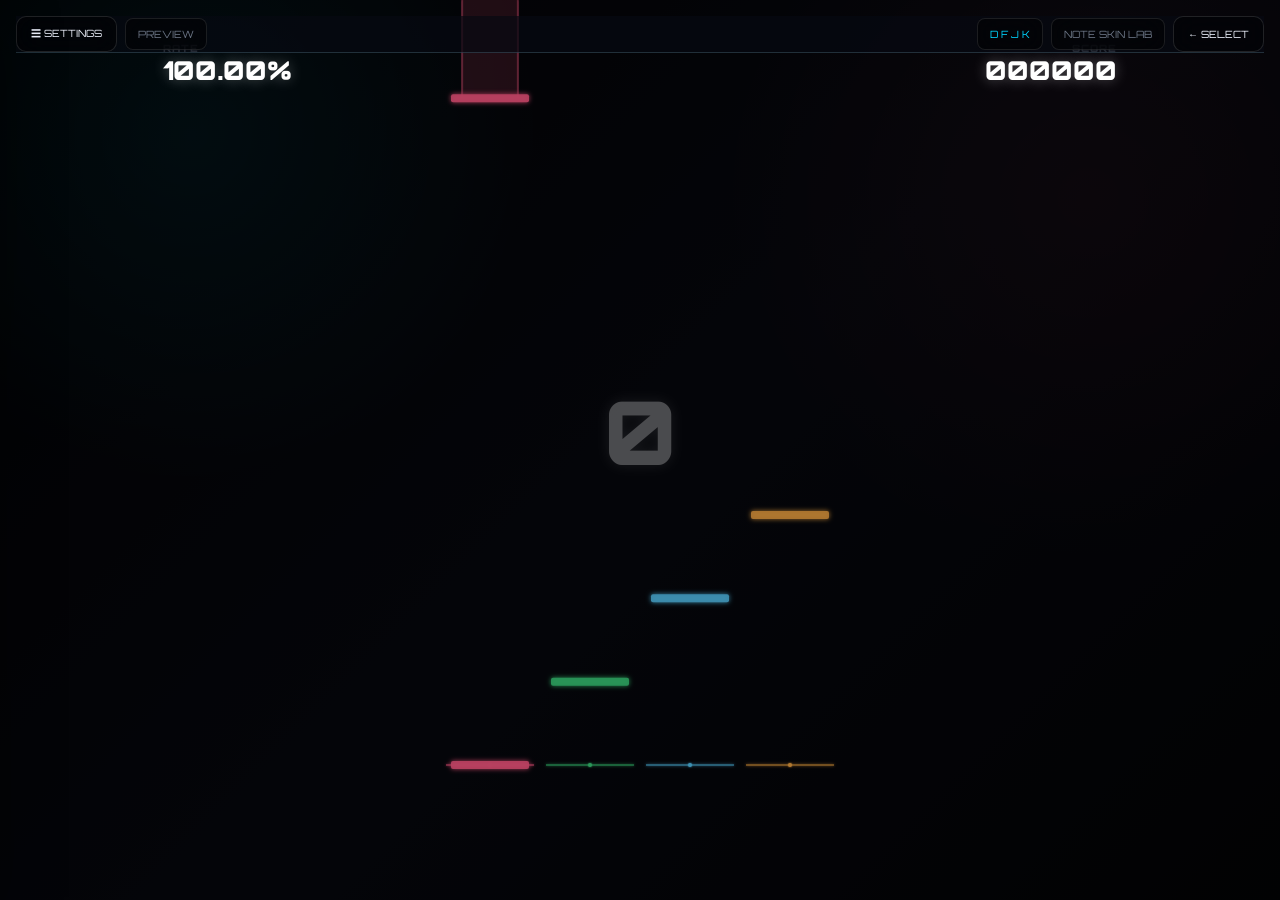
<file: note_skin.html>
<!DOCTYPE html>
<html lang="ko">
<head>
    <meta charset="UTF-8">
    <meta name="viewport" content="width=device-width, initial-scale=1">
    <link rel="stylesheet" href="ui-refresh.css">
    <title>WEB BEAT : NOTE SKIN LAB</title>
    <style>
        @import url('https://fonts.googleapis.com/css2?family=Orbitron:wght@400;700;900&family=Exo+2:wght@300;600;800&family=Share+Tech+Mono&family=Rajdhani:wght@500;700&family=Audiowide&family=Oxanium:wght@400;700;800&display=swap');

        /* Color picker */
        .color-pick-wrap {
            display: flex; flex-direction: column; align-items: center; gap: 5px;
        }
        .color-pick-label {
            font-family: var(--ui-font); font-size: 9px; color: var(--muted); letter-spacing: 1px;
        }
        .color-pick-swatch {
            width: 100%; height: 32px; border-radius: 7px;
            border: 2px solid rgba(255,255,255,0.12);
            cursor: pointer; position: relative; overflow: hidden;
        }
        .color-pick-swatch input[type="color"] {
            position: absolute; inset: -4px; width: calc(100% + 8px); height: calc(100% + 8px);
            border: none; padding: 0; cursor: pointer; opacity: 0;
        }
        :root {
            --bg: #06070b;
            --panel: rgba(10,13,22,0.97);
            --line: rgba(255,255,255,0.10);
            --text: #f0f4ff;
            --muted: #6b7585;
            --accent: #00d5ff;
            --hot: #ff477e;
            --gold: #ffd166;
            --green: #50e896;
            --ui-font: 'Orbitron', sans-serif;
        }
        * { box-sizing: border-box; }
        html, body {
            margin: 0; width: 100%; height: 100%;
            background: var(--bg); color: var(--text);
            font-family: 'Exo 2', 'Segoe UI', sans-serif;
            overflow: hidden; user-select: none;
        }
        body {
            background:
                radial-gradient(circle at 15% 15%, rgba(0,213,255,0.16), transparent 26%),
                radial-gradient(circle at 85% 22%, rgba(255,71,126,0.10), transparent 28%),
                linear-gradient(135deg, #05060a 0%, #0f1220 52%, #06070b 100%);
        }

        /* ─── PANEL ─── */
        .panel {
            position: fixed;
            top: 0; left: 0; bottom: 0;
            z-index: 20;
            width: min(340px, calc(100vw - 24px));
            display: flex; flex-direction: column;
            background: linear-gradient(180deg, rgba(9,11,20,0.98) 0%, rgba(6,7,13,0.96) 100%);
            border-right: 1px solid var(--line);
            box-shadow: 8px 0 40px rgba(0,0,0,0.45);
            transform: translateX(calc(-100% - 4px));
            transition: transform 0.22s cubic-bezier(0.4,0,0.2,1);
        }
        body.settings-open .panel { transform: translateX(0); }

        .panel-header {
            flex-shrink: 0;
            padding: 18px 20px 14px;
            border-bottom: 1px solid var(--line);
            display: flex; align-items: center; justify-content: space-between; gap: 12px;
        }
        .title { font-family: var(--ui-font); font-size: 16px; font-weight: 900; letter-spacing: 0; color: var(--text); }
        .title span { color: var(--accent); }
        .back {
            border: 1px solid rgba(255,255,255,0.12);
            background: rgba(255,255,255,0.04);
            color: var(--text);
            border-radius: 7px;
            padding: 8px 14px;
            cursor: pointer;
            font-family: var(--ui-font);
            font-size: 10px;
            transition: 0.15s;
            white-space: nowrap;
        }
        .back:hover { background: rgba(255,255,255,0.08); }

        /* Tab nav */
        .tab-nav {
            flex-shrink: 0;
            display: flex;
            border-bottom: 1px solid var(--line);
        }
        .tab-btn {
            flex: 1; padding: 10px 4px;
            background: transparent; border: none;
            border-bottom: 2px solid transparent;
            color: var(--muted); font-family: var(--ui-font); font-size: 9px; font-weight: 900;
            cursor: pointer; transition: 0.15s; letter-spacing: 0.3px;
        }
        .tab-btn.active { color: var(--accent); border-bottom-color: var(--accent); }
        .tab-btn:hover:not(.active) { color: rgba(255,255,255,0.6); }

        /* Scroll body */
        .panel-body {
            flex: 1; overflow-y: auto; overflow-x: hidden;
            padding: 16px 18px 24px;
            scrollbar-width: thin; scrollbar-color: #222 transparent;
        }
        .panel-body::-webkit-scrollbar { width: 4px; }
        .panel-body::-webkit-scrollbar-thumb { background: #2a2a35; border-radius: 4px; }

        .tab-pane { display: none; flex-direction: column; gap: 18px; }
        .tab-pane.active { display: flex; }

        /* Section */
        .section { display: flex; flex-direction: column; gap: 10px; }
        .section-title {
            font-family: var(--ui-font); color: var(--muted); font-size: 10px; font-weight: 900;
            letter-spacing: 1px; text-transform: uppercase;
        }

        /* Skin grid */
        .skin-grid { display: grid; grid-template-columns: repeat(2, 1fr); gap: 7px; }
        .skin-btn {
            min-height: 58px;
            border: 1px solid rgba(255,255,255,0.09);
            background: rgba(255,255,255,0.03);
            color: #d0d8e8;
            border-radius: 9px;
            cursor: pointer;
            text-align: left;
            padding: 10px 12px;
            transition: 0.15s;
            position: relative;
            overflow: hidden;
        }
        .skin-btn::before {
            content: ''; position: absolute; inset: 0;
            background: linear-gradient(135deg, rgba(0,213,255,0.06), transparent);
            opacity: 0; transition: 0.15s;
        }
        .skin-btn:hover { border-color: rgba(255,255,255,0.18); }
        .skin-btn:hover::before { opacity: 1; }
        .skin-btn strong { display: block; font-family: var(--ui-font); font-size: 10px; margin-bottom: 3px; }
        .skin-btn span { color: var(--muted); font-size: 10px; }
        .skin-btn.active {
            border-color: var(--accent);
            background: rgba(0,213,255,0.08);
            box-shadow: inset 0 0 0 1px rgba(0,213,255,0.12), 0 0 16px rgba(0,213,255,0.10);
        }
        .skin-btn.active strong { color: var(--accent); }
        .skin-btn.active::before { opacity: 1; }
        .skin-preview-canvas {
            display: block;
            width: 100%;
            height: 30px;
            margin-top: 6px;
            border-radius: 4px;
        }

        /* Sliders */
        .slider-row {
            display: grid; grid-template-columns: 90px 1fr 46px;
            gap: 10px; align-items: center;
        }
        .slider-row label { color: #a8b4c8; font-size: 11px; font-weight: 800; }
        .value { font-family: var(--ui-font); font-size: 11px; color: var(--gold); text-align: right; }
        input[type="range"] {
            width: 100%; accent-color: var(--accent);
            -webkit-appearance: none; height: 3px;
            background: rgba(255,255,255,0.1); border-radius: 3px; cursor: pointer;
        }
        input[type="range"]::-webkit-slider-thumb {
            -webkit-appearance: none; width: 14px; height: 14px;
            background: var(--accent); border-radius: 50%;
            box-shadow: 0 0 8px rgba(0,213,255,0.5);
        }

        /* Color theme */
        .theme-btn {
            width: 100%;
            border: 1px solid rgba(255,255,255,0.09);
            background: rgba(255,255,255,0.03);
            color: #d0d8e8;
            border-radius: 9px;
            cursor: pointer;
            text-align: left;
            padding: 10px 12px;
            transition: 0.15s;
        }
        .theme-btn:hover { border-color: rgba(255,255,255,0.18); }
        .theme-btn strong { display: block; font-family: var(--ui-font); font-size: 10px; margin-bottom: 2px; }
        .theme-btn span { color: var(--muted); font-size: 10px; }
        .theme-btn.active { border-color: var(--accent); background: rgba(0,213,255,0.07); }
        .theme-btn.active strong { color: var(--accent); }
        .palette { display: flex; gap: 4px; margin-top: 7px; }
        .swatch { height: 6px; flex: 1; border-radius: 3px; }

        /* Toggle buttons */
        .toggle-row { display: flex; gap: 7px; }
        .toggle {
            flex: 1; min-height: 36px;
            border: 1px solid rgba(255,255,255,0.10);
            border-radius: 8px;
            background: rgba(255,255,255,0.03);
            color: #a0aaba;
            cursor: pointer;
            font-family: var(--ui-font);
            font-size: 9px;
            transition: 0.15s;
        }
        .toggle:hover { background: rgba(255,255,255,0.07); }
        .toggle.active { color: #05120a; background: var(--green); border-color: var(--green); }

        /* Judge style */
        .judge-style-grid { display: grid; grid-template-columns: repeat(3, 1fr); gap: 6px; }
        .judge-style-btn {
            min-height: 44px; padding: 8px 6px;
            border: 1px solid rgba(255,255,255,0.09);
            background: rgba(255,255,255,0.03);
            color: var(--muted); border-radius: 8px;
            cursor: pointer; font-family: var(--ui-font); font-size: 9px;
            transition: 0.15s;
        }
        .judge-style-btn:hover { border-color: rgba(255,255,255,0.18); color: var(--text); }
        .judge-style-btn.active { border-color: var(--hot); background: rgba(255,71,126,0.10); color: var(--hot); }

        /* Hint text */
        .hint {
            color: var(--muted); font-size: 11px; line-height: 1.55;
            background: rgba(255,255,255,0.025);
            border: 1px solid rgba(255,255,255,0.06);
            border-radius: 8px; padding: 10px 12px;
        }

        /* Divider */
        .divider { border: none; border-top: 1px solid var(--line); margin: 2px 0; }

        /* ─── STAGE ─── */
        .stage {
            position: relative;
            width: 100vw; height: 100vh;
            overflow: hidden;
        }
        canvas#preview { position: absolute; inset: 0; width: 100%; height: 100%; }

        /* Toolbar */
        .toolbar {
            position: absolute;
            top: 16px; left: 16px; right: 16px;
            z-index: 10;
            display: flex;
            justify-content: space-between;
            align-items: center;
            gap: 8px;
            pointer-events: none;
        }
        .toolbar-left, .toolbar-right { display: flex; gap: 8px; align-items: center; pointer-events: auto; }
        .badge {
            border: 1px solid rgba(255,255,255,0.10);
            background: rgba(0,0,0,0.50);
            backdrop-filter: blur(14px);
            border-radius: 8px;
            padding: 9px 12px;
            color: var(--muted);
            font-family: var(--ui-font);
            font-size: 10px;
            pointer-events: none;
        }
        .badge.saved { color: var(--green); border-color: rgba(80,232,150,0.28); }
        .tool-button {
            border: 1px solid rgba(255,255,255,0.12);
            background: rgba(0,0,0,0.50);
            color: var(--text);
            border-radius: 8px;
            padding: 9px 14px;
            cursor: pointer;
            font-family: var(--ui-font);
            font-size: 10px;
            backdrop-filter: blur(14px);
            transition: 0.15s;
            white-space: nowrap;
        }
        .tool-button:hover { background: rgba(255,255,255,0.08); }
        .tool-button.active { border-color: var(--accent); color: #050e12; background: var(--accent); }

        /* HUD items */
        .hud {
            position: absolute; inset: 0; z-index: 4; pointer-events: none;
        }
        .hud-item {
            position: absolute;
            pointer-events: auto; cursor: grab;
            min-width: 80px;
            padding: 5px 8px;
            border: 1px solid transparent;
            border-radius: 8px;
            background: transparent;
            transition: border-color 0.15s, background 0.15s;
        }
        body.edit-mode .hud-item {
            border-color: rgba(255,255,255,0.20);
            background: rgba(0,0,0,0.22);
        }
        body.edit-mode .hud-item:hover { border-color: var(--accent); }
        .hud-item:active { cursor: grabbing; }
        .hud-label { display: block; color: #6b7585; font-size: 10px; font-weight: 900; letter-spacing: 1px; font-family: var(--ui-font); }
        .hud-text { font-family: var(--ui-font); font-weight: 900; color: #fff; font-size: 26px; text-shadow: 0 0 14px rgba(255,255,255,0.30); }
        .combo .hud-text { font-size: 88px; line-height: 0.88; }
        .combo { min-width: 130px; text-align: center; opacity: 0.28; }
        .score { text-align: right; }
        .rate  { text-align: left; }

        /* drag grip hint visible in edit mode */
        body.edit-mode .hud-item::after {
            content: '⠿';
            position: absolute; top: 4px; right: 6px;
            font-size: 10px; color: rgba(255,255,255,0.28);
            pointer-events: none;
        }



        @media (max-width: 860px) {
            .panel { width: min(300px, calc(100vw - 16px)); }
            .combo .hud-text { font-size: 56px; }
        }

        /* ★ 판정 팝업 오버레이 — game.html 동일 */
        #judge-display {
            position: absolute; inset: 0;
            pointer-events: none; z-index: 60;
        }
        .judge-popup {
            position: absolute;
            transform: translate(-50%, -50%);
            font-family: var(--ui-font);
            font-weight: 900; font-size: 32px; letter-spacing: 2px;
            animation: judgeAnim 0.5s forwards;
            display: inline-block; white-space: nowrap;
        }
        .judge-popup.judge-style-flat {
            text-shadow: none !important; filter: none !important; letter-spacing: 1px;
        }
        .judge-popup.judge-style-flat.judge-tp-perfect {
            color: #fff0bd !important;
            text-shadow: 0 0 8px rgba(255,237,176,.60), 0 0 17px rgba(242,188,67,.34) !important;
        }
        .judge-popup.judge-style-outline {
            color: #fff !important;
            text-shadow: 0 0 16px var(--judge-color), 0 0 34px var(--judge-color) !important;
            -webkit-text-stroke: 1.2px var(--judge-color); filter: none !important;
        }
        .judge-popup.judge-style-outline.judge-tp-perfect {
            -webkit-text-stroke-color: #ffe5a0;
            text-shadow: 0 0 9px rgba(255,237,176,.68), 0 0 22px rgba(242,188,67,.42) !important;
        }
        /* TP Perfect의 현재 표현: 밝은 금색 후광 */
        .judge-tp-perfect {
            color: #fff0bd;
            text-shadow: 0 0 3px #fff8da, 0 0 11px rgba(255,224,139,.72), 0 0 23px rgba(242,188,67,.40);
            font-size: 38px;
        }
        /* 나중에 사용할 무지개 반짝임 효과 */
        .judge-tp-perfect.rainbow-effect {
            background: linear-gradient(90deg,#ff0080,#ff8c00,#ffe000,#00ff88,#00e5ff,#7b2fff,#ff0080);
            background-size: 300% 100%;
            -webkit-background-clip: text; -webkit-text-fill-color: transparent; background-clip: text;
            animation: judgeAnim 0.5s forwards, rainbow-shift 0.8s linear infinite;
            filter: drop-shadow(0 0 12px #fff) drop-shadow(0 0 6px #ff0080); font-size: 38px;
        }
        .judge-tp-perfect.rainbow-effect.judge-style-flat  { background: none; -webkit-text-fill-color: var(--judge-color); color: var(--judge-color); }
        .judge-tp-perfect.rainbow-effect.judge-style-outline { background: none; -webkit-text-fill-color: #fff; color: #fff !important; }
        /* 판정 색 */
        .judge-perfect { color: #f1c765; text-shadow: 0 0 2px rgba(255,229,153,.28); }
        .judge-good    { color: #9ee68a; text-shadow: 0 0 20px #78cc72, 0 0 40px #78cc7288; }
        .judge-bad     { color: #ff9e77; text-shadow: 0 0 16px #ff735f, 0 0 30px #ff735f66; }
        .judge-miss    { color: #747d91; opacity: 0.72; font-size: 24px !important; }
        /* 이펙트 (ripple / linewave) */
        .judge-effect {
            position: absolute; left: 0; top: 0; width: 0; height: 0;
            pointer-events: none; transform: translate(-50%, -50%);
            --judge-scale: 1; --judge-color: #00e5ff;
        }
        .judge-effect-ripple::before, .judge-effect-ripple::after {
            content: ""; position: absolute; left: 50%; top: 50%;
            width: 34px; height: 34px;
            border: 2px solid var(--judge-color); border-radius: 50%;
            box-shadow: 0 0 18px var(--judge-color), inset 0 0 14px rgba(255,255,255,0.22);
            transform: translate(-50%,-50%) scale(0.24);
            animation: judgeRipple 0.52s ease-out forwards;
        }
        .judge-effect-ripple.judge-effect-perfect::before,
        .judge-effect-ripple.judge-effect-perfect::after {
            border: 0;
            background: conic-gradient(from 90deg,#ff0080,#ff8c00,#ffe000,#00ff88,#00e5ff,#7b2fff,#ff0080);
            -webkit-mask: radial-gradient(farthest-side,transparent calc(100% - 3px),#000 calc(100% - 2px));
            mask: radial-gradient(farthest-side,transparent calc(100% - 3px),#000 calc(100% - 2px));
            box-shadow: 0 0 18px #fff, 0 0 28px #ff0080, inset 0 0 14px rgba(255,255,255,0.22);
        }
        .judge-effect-ripple::after { animation-delay: 0.08s; opacity: 0.7; }
        .judge-effect-linewave { width: var(--wave-width); height: 2px; }
        .judge-effect-linewave::before, .judge-effect-linewave::after {
            content: ""; position: absolute; left: 50%; width: 100%; height: 2px;
            background: linear-gradient(90deg,transparent,var(--judge-color),#fff,var(--judge-color),transparent);
            box-shadow: 0 0 14px var(--judge-color), 0 0 28px rgba(255,255,255,0.28);
            transform: translateX(-50%) scaleX(0.35); opacity: 0;
        }
        .judge-effect-linewave.judge-effect-perfect::before,
        .judge-effect-linewave.judge-effect-perfect::after {
            background: linear-gradient(90deg,transparent,#ff0080,#ff8c00,#ffe000,#00ff88,#00e5ff,#7b2fff,#ff0080,transparent);
            box-shadow: 0 0 12px #fff, 0 0 22px #ff0080, 0 0 34px #00e5ff;
        }
        .judge-effect-ripple.judge-effect-tp::before,
        .judge-effect-ripple.judge-effect-tp::after {
            border-color: #ffe7a0;
            box-shadow: 0 0 13px #ffe7a0, 0 0 25px rgba(245,190,70,.58), inset 0 0 12px rgba(255,255,255,.34);
        }
        .judge-effect-linewave.judge-effect-tp::before,
        .judge-effect-linewave.judge-effect-tp::after {
            background: linear-gradient(90deg,transparent,#d7a942,#fff3bd,#d7a942,transparent);
            box-shadow: 0 0 12px #ffe7a0, 0 0 24px rgba(245,190,70,.45);
        }
        .judge-effect-linewave::before { top: 0; animation: judgeLineWaveUp 0.48s ease-out forwards; }
        .judge-effect-linewave::after  { bottom: 0; animation: judgeLineWaveDown 0.48s ease-out forwards; }
        @keyframes judgeRipple {
            0%   { opacity: 0.95; transform: translate(-50%,-50%) scale(0.24); }
            100% { opacity: 0;    transform: translate(-50%,-50%) scale(calc(2.5 * var(--judge-scale))); }
        }
        @keyframes judgeLineWaveUp {
            0%   { opacity: 0.95; transform: translateX(-50%) translateY(0) scaleX(0.35); }
            100% { opacity: 0;    transform: translateX(-50%) translateY(calc(-42px * var(--judge-scale))) scaleX(1.12); }
        }
        @keyframes judgeLineWaveDown {
            0%   { opacity: 0.95; transform: translateX(-50%) translateY(0) scaleX(0.35); }
            100% { opacity: 0;    transform: translateX(-50%) translateY(calc(42px * var(--judge-scale))) scaleX(1.12); }
        }
        @keyframes judgeAnim {
            0%   { opacity: 1; transform: translate(-50%,-50%) scale(1.3); }
            60%  { opacity: 1; transform: translate(-50%,calc(-50% - 15px)) scale(1.0); }
            100% { opacity: 0; transform: translate(-50%,calc(-50% - 30px)) scale(0.9); }
        }
        @keyframes comboPop {
            0%   { transform: scale(1.22); }
            100% { transform: scale(1.0);  }
        }
        @keyframes rainbow-shift { 0% { background-position: 0% 0%; } 100% { background-position: 300% 0%; } }
    </style>
</head>
<body data-ui="skin">
    <aside class="panel" id="panel">
        <div class="panel-header">
            <div class="title">NOTE <span>SKIN</span> LAB</div>
            <button class="back" id="panel-close-btn">✕ CLOSE</button>
        </div>
        <nav class="tab-nav">
            <button class="tab-btn active" data-tab="note">NOTE</button>
            <button class="tab-btn" data-tab="judge">JUDGMENT</button>
            <button class="tab-btn" data-tab="layout">LAYOUT</button>
            <button class="tab-btn" data-tab="color">COLOR</button>
        </nav>
        <div class="panel-body">

            <!-- NOTE TAB -->
            <div class="tab-pane active" id="tab-note">
                <div class="section">
                    <div class="section-title">NOTE SHAPE</div>
                    <div class="skin-grid" id="skin-grid"></div>
                </div>
                <div class="section">
                    <div class="section-title">NOTE SIZE</div>
                    <div class="slider-row">
                        <label for="size">SIZE</label>
                        <input id="size" type="range" min="50" max="160" step="5">
                        <div class="value" id="size-val">100%</div>
                    </div>
                </div>
                <div class="section">
                    <div class="section-title">UI FONT</div>
                    <div class="skin-grid" id="font-grid"></div>
                </div>
            </div>

            <!-- JUDGMENT TAB -->
            <div class="tab-pane" id="tab-judge">
                <div class="section">
                    <div class="section-title">POPUP STYLE</div>
                    <div class="judge-style-grid" id="judge-style-grid"></div>
                </div>
                <div class="section">
                    <div class="section-title">POPUP SIZE</div>
                    <div class="slider-row">
                        <label for="judge-size">SIZE</label>
                        <input id="judge-size" type="range" min="40" max="140" step="5">
                        <div class="value" id="judge-size-val">100%</div>
                    </div>
                </div>
                <div class="section">
                    <div class="section-title">GEAR OPACITY</div>
                    <div class="slider-row">
                        <label for="gear-opacity">OPACITY</label>
                        <input id="gear-opacity" type="range" min="0" max="100" step="5">
                        <div class="value" id="gear-opacity-val">70%</div>
                    </div>
                    <div class="hint">How dark the lane background is during play.</div>
                </div>
                <div class="section">
                    <div class="section-title">OFFSET</div>
                    <div class="slider-row">
                        <label for="offset">GLOBAL</label>
                        <input id="offset" type="range" min="-200" max="200" step="5">
                        <div class="value" id="offset-val">0 ms</div>
                    </div>
                    <div class="hint">Negative = earlier hit. Positive = later hit. Adjust if notes feel off from the music.</div>
                </div>
            </div>

            <!-- LAYOUT TAB -->
            <div class="tab-pane" id="tab-layout">
                <div class="section">
                    <div class="section-title">HUD ELEMENTS</div>
                    <div class="toggle-row">
                        <button class="toggle" id="combo-label-toggle">COMBO LABEL</button>
                        <button class="toggle" id="edit-toggle">EDIT MODE</button>
                    </div>
                    <div class="hint">Enable Edit Mode, then drag COMBO, SCORE, and RATE on the preview. The judgment line handle also appears.</div>
                </div>
                <div class="section">
                    <div class="section-title">RESET</div>
                    <div class="toggle-row">
                        <button class="toggle" onclick="resetLayout()">RESET LAYOUT</button>
                        <button class="toggle" onclick="resetAll()" style="color:var(--hot);">RESET ALL</button>
                    </div>
                </div>
            </div>

            <!-- COLOR TAB -->
            <div class="tab-pane" id="tab-color">
                <div class="section">
                    <div class="section-title">LANE COLOR THEME</div>
                    <div id="theme-grid" style="display:flex;flex-direction:column;gap:7px;"></div>
                </div>
                <div class="section">
                    <div class="section-title">CUSTOM LANE COLORS</div>
                    <div class="toggle-row">
                        <button class="toggle" id="custom-color-toggle">CUSTOM COLOR</button>
                    </div>
                    <div id="custom-color-grid" style="display:grid;grid-template-columns:repeat(4,1fr);gap:8px;margin-top:8px;"></div>
                </div>
            </div>

        </div><!-- /panel-body -->
    </aside>

    <main class="stage" id="stage">
        <canvas id="preview"></canvas>
        <div id="judge-display"></div>
        <div class="toolbar">
            <div class="toolbar-left">
                <button class="tool-button" id="settings-toggle">☰ SETTINGS</button>
                <div class="badge" id="status">LIVE PREVIEW</div>
            </div>
            <div class="toolbar-right">
                <div class="badge" id="hit-hint" style="color:var(--accent);display:none;">D F J K</div>
                <div class="badge">NOTE SKIN LAB</div>
                <button class="tool-button" onclick="location.href='select.html'">← SELECT</button>
            </div>
        </div>

        <div class="hud" id="hud">
            <div class="hud-item rate" data-id="rate"><span class="hud-label">RATE</span><span class="hud-text">98.64%</span></div>
            <div class="hud-item score" data-id="score"><span class="hud-label">SCORE</span><span class="hud-text">864200</span></div>
            <div class="hud-item combo" data-id="combo"><span class="hud-label">COMBO</span><span class="hud-text">128</span></div>
        </div>
    </main>

    <script>
    'use strict';

    const DEFAULTS = {
        skin: 'thin-bar',
        size: 100,
        colorTheme: 'default',
        customColors: [null, null, null, null],
        useCustomColors: false,
        uiFont: 'orbitron',
        hud: {
            combo: { x: 50, y: 48, anchorX: 50, anchorY: 50 },
            score: { x: 88, y: 4,  anchorX: 100, anchorY: 0 },
            rate:  { x: 12, y: 4,  anchorX: 0,   anchorY: 0 },
            comboLabel: false
        }
    };
    const FONTS = [
        { id: 'orbitron',   name: 'ORBITRON',    family: "'Orbitron', sans-serif",      sample: 'ABCD' },
        { id: 'exo2',       name: 'EXO 2',       family: "'Exo 2', sans-serif",          sample: 'ABCD' },
        { id: 'sharetech',  name: 'SHARE TECH',  family: "'Share Tech Mono', monospace", sample: 'ABCD' },
        { id: 'rajdhani',   name: 'RAJDHANI',    family: "'Rajdhani', sans-serif",       sample: 'ABCD' },
        { id: 'audiowide',  name: 'AUDIOWIDE',   family: "'Audiowide', sans-serif",      sample: 'ABCD' },
        { id: 'oxanium',    name: 'OXANIUM',     family: "'Oxanium', sans-serif",        sample: 'ABCD' },
    ];

    const SKINS = [
        ['thin-bar',     'THIN BAR',    'Editor-style precision'],
        ['medium-bar',   'MEDIUM BAR',  'More visible'],
        ['thick-bar',    'THICK BAR',   'Bold, chunky'],
        ['round-thin',   'ROUND THIN',  'Soft pill, slim'],
        ['round-medium', 'ROUND MID',   'Soft pill, medium'],
        ['round-thick',  'ROUND THICK', 'Soft pill, thick'],
        ['circle',       'CIRCLE',      'Round tap note'],
        ['star',         'STAR',        'Star burst'],
        ['neon-core',    'NEON CORE',   'Dark body + glow edge'],
    ];
    const JUDGE_STYLES = [
        ['neon',     'NEON TEXT', 'Classic popup'],
        ['flat',     'FLAT TEXT', 'No glow'],
        ['outline',  'OUTLINE',   'Stroke only'],
        ['ripple',   'RIPPLE',    'Ring burst'],
        ['linewave', 'LINE WAVE', 'Wave beam'],
    ];
    const THEMES = {
        default:      { name: 'DEFAULT',       desc: 'Original neon lanes',    colors: ['#b84060','#2a9558','#3d8fb0','#b07830'] },
        deuteranopia: { name: 'RED-GREEN A',    desc: 'Deuteranopia friendly',  colors: ['#0072b2','#e69f00','#56b4e9','#f0e442'] },
        protanopia:   { name: 'RED-GREEN B',    desc: 'Protanopia friendly',    colors: ['#0072b2','#d55e00','#56b4e9','#cc79a7'] },
        tritanopia:   { name: 'BLUE-YELLOW',    desc: 'Tritanopia friendly',    colors: ['#e69f00','#009e73','#d55e00','#0072b2'] },
        monochrome:   { name: 'HIGH CONTRAST',  desc: 'Brightness-first lanes', colors: ['#f4f4f4','#bdbdbd','#888888','#555555'] },
    };

    const canvas  = document.getElementById('preview');
    const ctx     = canvas.getContext('2d');
    const stage   = document.getElementById('stage');
    const statusEl = document.getElementById('status');
    let config = loadConfig();
    let dragTarget = null;
    let isEditMode = false;

    // ─── Config helpers ───
    function loadConfig() {
        let saved = {};
        try { saved = JSON.parse(localStorage.getItem('wb_note_skin_config') || '{}'); } catch(e) {}
        const hud = Object.assign({}, DEFAULTS.hud, saved.hud || {});
        hud.combo = Object.assign({}, DEFAULTS.hud.combo, hud.combo || {});
        hud.score = Object.assign({}, DEFAULTS.hud.score, hud.score || {});
        hud.rate  = Object.assign({}, DEFAULTS.hud.rate,  hud.rate  || {});
        const customColors = Array.isArray(saved.customColors)
            ? [...saved.customColors]
            : [null, null, null, null];
        return Object.assign({}, DEFAULTS, saved, { hud, customColors });
    }
    function saveConfig() {
        localStorage.setItem('wb_note_skin_config', JSON.stringify(config));
        statusEl.textContent = 'SAVED ✓';
        statusEl.classList.add('saved');
        clearTimeout(saveConfig._t);
        saveConfig._t = setTimeout(() => { statusEl.textContent = 'LIVE PREVIEW'; statusEl.classList.remove('saved'); }, 900);
    }
    function clamp(v, lo, hi) { return Math.max(lo, Math.min(hi, v)); }

    // 커스텀 색 or 테마 색 반환
    function getEffectiveColors() {
        const theme = (THEMES[config.colorTheme] || THEMES.default).colors;
        if (!config.useCustomColors) return theme;
        return theme.map((c, i) => config.customColors[i] || c);
    }

    // 폰트 적용
    function applyFont(fontId) {
        const f = FONTS.find(f => f.id === fontId) || FONTS[0];
        document.documentElement.style.setProperty('--ui-font', f.family);
    }

    // ─── Build controls ───
    function buildControls() {
        // Skin buttons
        const skinGrid = document.getElementById('skin-grid');
        skinGrid.innerHTML = SKINS.map(([id, name, desc]) =>
            `<button class="skin-btn" data-skin="${id}">
                <strong>${name}</strong>
                <span>${desc}</span>
                <canvas class="skin-preview-canvas" data-skin-preview="${id}" height="30"></canvas>
            </button>`
        ).join('');
        skinGrid.querySelectorAll('.skin-btn').forEach(btn => btn.addEventListener('click', () => {
            config.skin = btn.dataset.skin;
            judgeDisplayEl.innerHTML = '';
            saveConfig(); syncControls();
        }));

        // Font grid
        const fontGrid = document.getElementById('font-grid');
        fontGrid.innerHTML = FONTS.map(f =>
            `<button class="skin-btn" data-font="${f.id}" style="font-family:${f.family}">
                <strong style="font-family:${f.family}">${f.name}</strong>
                <span style="font-family:${f.family};font-size:13px;letter-spacing:1px;color:#fff;">${f.sample}</span>
            </button>`
        ).join('');
        fontGrid.querySelectorAll('.skin-btn').forEach(btn => btn.addEventListener('click', () => {
            config.uiFont = btn.dataset.font;
            applyFont(config.uiFont);
            saveConfig(); syncControls();
        }));

        // Custom color toggle + pickers
        const ccg = document.getElementById('custom-color-grid');
        const laneLabels = ['LANE 1', 'LANE 2', 'LANE 3', 'LANE 4'];
        const themeColors = (THEMES[config.colorTheme] || THEMES.default).colors;
        ccg.innerHTML = laneLabels.map((label, i) =>
            `<div class="color-pick-wrap">
                <div class="color-pick-label">${label}</div>
                <div class="color-pick-swatch" id="swatch-${i}" style="background:${config.customColors[i] || themeColors[i]}">
                    <input type="color" id="colorpick-${i}" value="${config.customColors[i] || themeColors[i]}">
                </div>
            </div>`
        ).join('');
        [0,1,2,3].forEach(i => {
            const input  = document.getElementById(`colorpick-${i}`);
            const swatch = document.getElementById(`swatch-${i}`);
            input.addEventListener('input', e => {
                config.customColors[i] = e.target.value;
                swatch.style.background = e.target.value;
                if (!config.useCustomColors) {
                    config.useCustomColors = true;
                    document.getElementById('custom-color-toggle').classList.add('active');
                    const ccgEl = document.getElementById('custom-color-grid');
                    if (ccgEl) ccgEl.style.opacity = '1';
                }
                saveConfig(); drawSkinPreviews();
            });
        });
        document.getElementById('custom-color-toggle').addEventListener('click', () => {
            config.useCustomColors = !config.useCustomColors;
            saveConfig(); syncControls();
        });
        const jsg = document.getElementById('judge-style-grid');
        jsg.innerHTML = JUDGE_STYLES.map(([id, name, desc]) =>
            `<button class="judge-style-btn" data-style="${id}"><strong style="display:block;font-family:Orbitron;font-size:10px;margin-bottom:2px;">${name}</strong><span style="font-size:9px;color:var(--muted);">${desc}</span></button>`
        ).join('');
        jsg.querySelectorAll('.judge-style-btn').forEach(btn => btn.addEventListener('click', () => {
            localStorage.setItem('wb_judge_style', btn.dataset.style);
            // 기존 팝업 즉시 제거 → 새 스타일 바로 적용
            judgeDisplayEl.innerHTML = '';
            syncControls();
        }));

        // Theme buttons
        const tg = document.getElementById('theme-grid');
        tg.innerHTML = Object.entries(THEMES).map(([id, t]) => {
            const swatches = t.colors.map(c => `<span class="swatch" style="background:${c}"></span>`).join('');
            return `<button class="theme-btn" data-theme="${id}"><strong>${t.name}</strong><span>${t.desc}</span><div class="palette">${swatches}</div></button>`;
        }).join('');
        tg.querySelectorAll('.theme-btn').forEach(btn => btn.addEventListener('click', () => {
            config.colorTheme = btn.dataset.theme; saveConfig(); syncControls();
        }));

        // Sliders
        document.getElementById('size').addEventListener('input', e => { config.size = +e.target.value; saveConfig(); syncControls(false); });
        document.getElementById('judge-size').addEventListener('input', e => { localStorage.setItem('wb_judge_size', e.target.value); syncControls(false); });
        document.getElementById('gear-opacity').addEventListener('input', e => { localStorage.setItem('wb_gear_opacity', e.target.value); syncControls(false); });
        document.getElementById('offset').addEventListener('input', e => { localStorage.setItem('wb_visual_offset', e.target.value); syncControls(false); });

        // Toggles
        document.getElementById('combo-label-toggle').addEventListener('click', () => {
            config.hud.comboLabel = !config.hud.comboLabel; saveConfig(); syncControls();
        });
        document.getElementById('edit-toggle').addEventListener('click', () => {
            isEditMode = !isEditMode;
            document.body.classList.toggle('edit-mode', isEditMode);
            document.getElementById('edit-toggle').classList.toggle('active', isEditMode);
        });
        document.getElementById('settings-toggle').addEventListener('click', () => {
            document.body.classList.toggle('settings-open');
            document.getElementById('settings-toggle').classList.toggle('active', document.body.classList.contains('settings-open'));
        });
        document.getElementById('panel-close-btn').addEventListener('click', () => {
            document.body.classList.remove('settings-open');
            document.getElementById('settings-toggle').classList.remove('active');
        });

        // Tab navigation
        document.querySelectorAll('.tab-btn').forEach(btn => btn.addEventListener('click', () => {
            document.querySelectorAll('.tab-btn').forEach(b => b.classList.remove('active'));
            document.querySelectorAll('.tab-pane').forEach(p => p.classList.remove('active'));
            btn.classList.add('active');
            document.getElementById('tab-' + btn.dataset.tab).classList.add('active');
        }));
    }

    function syncControls(updateInputs = true) {
        const judgeStyle = localStorage.getItem('wb_judge_style') || 'neon';
        const judgeSize  = parseInt(localStorage.getItem('wb_judge_size') || '100');
        const gearOpacity = parseInt(localStorage.getItem('wb_gear_opacity') || '70');
        const offset     = parseInt(localStorage.getItem('wb_visual_offset') || '0');

        document.querySelectorAll('.skin-btn[data-font]').forEach(b => b.classList.toggle('active', b.dataset.font === (config.uiFont || 'orbitron')));
        document.querySelectorAll('.skin-btn[data-skin]').forEach(b => b.classList.toggle('active', b.dataset.skin === config.skin));
        document.querySelectorAll('.theme-btn').forEach(b => b.classList.toggle('active', b.dataset.theme === config.colorTheme));
        document.querySelectorAll('.judge-style-btn').forEach(b => b.classList.toggle('active', b.dataset.style === judgeStyle));
        document.getElementById('combo-label-toggle').classList.toggle('active', !!config.hud.comboLabel);

        if (updateInputs) {
            document.getElementById('size').value = config.size;
            document.getElementById('judge-size').value = judgeSize;
            document.getElementById('gear-opacity').value = gearOpacity;
            document.getElementById('offset').value = offset;
        }
        document.getElementById('size-val').textContent         = `${config.size}%`;
        document.getElementById('judge-size-val').textContent   = `${judgeSize}%`;
        document.getElementById('gear-opacity-val').textContent = `${gearOpacity}%`;
        document.getElementById('offset-val').textContent       = `${offset > 0 ? '+' : ''}${offset} ms`;

        document.getElementById('custom-color-toggle').classList.toggle('active', !!config.useCustomColors);
        // picker는 토글 켜졌을 때만 진하게
        const ccgEl = document.getElementById('custom-color-grid');
        if (ccgEl) ccgEl.style.opacity = config.useCustomColors ? '1' : '0.35';

        // 커스텀 컬러 picker 동기화
        const effColors = getEffectiveColors();
        [0,1,2,3].forEach(i => {
            const swatch = document.getElementById(`swatch-${i}`);
            const input  = document.getElementById(`colorpick-${i}`);
            if (!swatch || !input) return;
            const col = config.customColors[i] || (THEMES[config.colorTheme] || THEMES.default).colors[i];
            swatch.style.background = col;
            input.value = col;
        });

        positionHud();
        drawSkinPreviews();
    }

    function resetLayout() {
        config.hud = JSON.parse(JSON.stringify(DEFAULTS.hud));
        saveConfig(); syncControls();
    }
    function resetAll() {
        if (!confirm('Reset all settings to default?')) return;
        config = JSON.parse(JSON.stringify(DEFAULTS));
        localStorage.removeItem('wb_judge_style');
        localStorage.removeItem('wb_judge_size');
        localStorage.removeItem('wb_gear_opacity');
        localStorage.removeItem('wb_visual_offset');
        saveConfig(); syncControls();
    }

    // pos.x/y = 앵커 기준 화면 % 위치, anchorX/Y = 요소 내 기준점 %
    function positionHud() {
        document.querySelectorAll('.hud-item').forEach(el => {
            const id  = el.dataset.id;
            const def = DEFAULTS.hud[id];
            const pos = config.hud[id] || def;
            el.style.left      = `${pos.x}%`;
            el.style.top       = `${pos.y}%`;
            el.style.transform = `translate(-${pos.anchorX ?? def.anchorX}%, -${pos.anchorY ?? def.anchorY}%)`;
            el.style.textAlign = (pos.anchorX ?? def.anchorX) > 60 ? 'right'
                               : (pos.anchorX ?? def.anchorX) < 40 ? 'left' : 'center';
            if (id === 'combo') el.querySelector('.hud-label').style.display = config.hud.comboLabel ? 'block' : 'none';
        });
    }
    function pointerPercent(e) {
        const r = stage.getBoundingClientRect();
        return {
            x: clamp(((e.clientX - r.left) / r.width)  * 100, 0, 100),
            y: clamp(((e.clientY - r.top)  / r.height) * 100, 0, 100)
        };
    }
    document.querySelectorAll('.hud-item').forEach(el => {
        el.addEventListener('pointerdown', e => {
            if (!isEditMode) return;
            const r  = stage.getBoundingClientRect();
            const er = el.getBoundingClientRect();
            // 클릭 지점이 요소 내 어느 위치인지 앵커로 저장
            dragTarget = {
                type: 'hud',
                id: el.dataset.id,
                offX: ((e.clientX - er.left) / er.width)  * 100,
                offY: ((e.clientY - er.top)  / er.height) * 100,
            };
            el.setPointerCapture(e.pointerId);
        });
    });
    stage.addEventListener('pointermove', e => {
        if (!dragTarget) return;
        const p = pointerPercent(e);
        if (dragTarget.type === 'hud') {
            config.hud[dragTarget.id] = {
                x: Math.round(clamp(p.x, 0, 100)),
                y: Math.round(clamp(p.y, 0, 100)),
                anchorX: Math.round(dragTarget.offX),
                anchorY: Math.round(dragTarget.offY),
            };
        }
        saveConfig(); syncControls();
    });
    window.addEventListener('pointerup', () => { dragTarget = null; });

    // ─── Canvas helpers ───
    function roundRect(c, x, y, w, h, r) {
        c.beginPath();
        c.moveTo(x+r,y); c.lineTo(x+w-r,y); c.quadraticCurveTo(x+w,y,x+w,y+r);
        c.lineTo(x+w,y+h-r); c.quadraticCurveTo(x+w,y+h,x+w-r,y+h);
        c.lineTo(x+r,y+h); c.quadraticCurveTo(x,y+h,x,y+h-r);
        c.lineTo(x,y+r); c.quadraticCurveTo(x,y,x+r,y);
        c.closePath();
    }
    function starPath(c, x, y, outer, inner) {
        c.beginPath();
        for (let i = 0; i < 10; i++) {
            const r = i % 2 ? inner : outer;
            const a = -Math.PI / 2 + i * Math.PI / 5;
            i === 0 ? c.moveTo(x+Math.cos(a)*r, y+Math.sin(a)*r) : c.lineTo(x+Math.cos(a)*r, y+Math.sin(a)*r);
        }
        c.closePath();
    }

    function getMetrics(skin, laneW, sizeScale) {
        const s = sizeScale;
        let w = laneW * 0.78 * s, h = 8 * s, r = 2 * s;
        if (skin === 'circle')       { h = Math.min(laneW * 0.58, 46)*s; w = h; r = h/2; }
        if (skin === 'medium-bar')   { h = 14*s; r = 3*s; }
        if (skin === 'thick-bar')    { h = 22*s; r = 4*s; }
        if (skin === 'neon-core')    { h = 16*s; r = 4*s; }
        if (skin === 'star')         { h = Math.min(laneW*0.66,50)*s; w = h; r = h/2; }
        if (skin === 'round-thin')   { h = 9*s;  r = h/2; }
        if (skin === 'round-medium') { h = 15*s; r = h/2; }
        if (skin === 'round-thick')  { h = 24*s; r = h/2; }
        return { w, h, r };
    }

    // Note drawing — cx=0 when called inside ctx.translate(laneX, lineY) context
    function drawNote(c, skin, cx, cy, m, col) {
        c.save();
        c.fillStyle = col; c.strokeStyle = col; c.shadowColor = col;
        const mx = cx - m.w/2;

        if (skin === 'thin-bar') {
            c.shadowBlur = 5; c.globalAlpha = 0.92;
            roundRect(c, mx, cy-m.h/2, m.w, m.h, m.r); c.fill();

        } else if (skin === 'medium-bar') {
            c.shadowBlur = 7; c.globalAlpha = 0.92;
            roundRect(c, mx, cy-m.h/2, m.w, m.h, m.r); c.fill();

        } else if (skin === 'thick-bar') {
            c.shadowBlur = 9; c.globalAlpha = 0.94;
            roundRect(c, mx, cy-m.h/2, m.w, m.h, m.r); c.fill();

        } else if (skin === 'round-thin') {
            c.shadowBlur = 6; c.globalAlpha = 0.92;
            roundRect(c, mx, cy-m.h/2, m.w, m.h, m.h/2); c.fill();

        } else if (skin === 'round-medium') {
            c.shadowBlur = 8; c.globalAlpha = 0.92;
            roundRect(c, mx, cy-m.h/2, m.w, m.h, m.h/2); c.fill();

        } else if (skin === 'round-thick') {
            c.shadowBlur = 12; c.globalAlpha = 0.94;
            roundRect(c, mx, cy-m.h/2, m.w, m.h, m.h/2); c.fill();

        } else if (skin === 'circle') {
            c.shadowBlur = 8; c.globalAlpha = 0.92;
            c.beginPath(); c.arc(cx, cy, m.h/2, 0, Math.PI*2); c.fill();

        } else if (skin === 'star') {
            c.shadowBlur = 10; c.globalAlpha = 0.92;
            starPath(c, cx, cy, m.h/2, m.h*0.22); c.fill();

        } else if (skin === 'neon-core') {
            c.globalAlpha = 0.92; c.fillStyle = '#06080e'; c.shadowBlur = 0;
            roundRect(c, mx, cy-m.h/2, m.w, m.h, m.r); c.fill();
            c.strokeStyle = col; c.shadowBlur = 14; c.lineWidth = Math.max(1.5, m.h*0.15); c.globalAlpha = 0.88;
            roundRect(c, mx, cy-m.h/2, m.w, m.h, m.r); c.stroke();
            c.globalAlpha = 0.80; c.fillStyle = col; c.shadowBlur = 8;
            roundRect(c, mx + m.w*0.1, cy-1, m.w*0.8, 2, 1); c.fill();
        }
        c.restore();
    }

    // Judgment line — editor-style precise thin line for all bar skins
    function drawLine(c, skin, x, y, laneHalf, m, col, active) {
        c.save();
        c.translate(x, y);
        c.fillStyle = col; c.strokeStyle = col; c.shadowColor = col;

        if (skin === 'circle') {
            c.shadowBlur = active ? 12 : 4;
            c.lineWidth = active ? 2.0 : 1.2;
            c.globalAlpha = active ? 0.95 : 0.72;
            c.beginPath(); c.arc(0,0, m.h/2, 0, Math.PI*2); c.stroke();
            c.beginPath(); c.arc(0,0, active?4:2.6, 0, Math.PI*2); c.fill();
        } else if (skin === 'star') {
            c.shadowBlur = active ? 12 : 4;
            c.lineWidth = active ? 1.8 : 1.1;
            c.globalAlpha = active ? 0.95 : 0.72;
            c.beginPath(); c.moveTo(-laneHalf, 0);
            for (let i=0; i<=10; i++) c.lineTo(-laneHalf + laneHalf*2*i/10, (i%2===0?-1:1)*(active?4:2.5));
            c.stroke();
            c.shadowBlur = active ? 14 : 6;
            starPath(c, 0, 0, active?7:5.5, active?3:2.2); c.fill();
        } else if (skin === 'neon-core') {
            // double-line
            c.shadowBlur = active ? 16 : 6;
            c.lineWidth = active ? 3.5 : 2.0;
            c.globalAlpha = active ? 0.55 : 0.35;
            c.beginPath(); c.moveTo(-laneHalf, 0); c.lineTo(laneHalf, 0); c.stroke();
            c.strokeStyle = '#fff'; c.lineWidth = active?1.2:0.8;
            c.globalAlpha = active ? 0.85 : 0.55;
            c.shadowBlur = active ? 20 : 8;
            c.beginPath(); c.moveTo(-laneHalf*0.7, 0); c.lineTo(laneHalf*0.7, 0); c.stroke();
            c.fillStyle = '#fff'; c.globalAlpha = 1; c.shadowBlur = active?10:4;
            c.beginPath(); c.arc(0,0, active?3:2, 0, Math.PI*2); c.fill();
        } else {
            // thin precision line (editor style) — all bar variants
            c.shadowBlur = active ? 10 : 3;
            c.lineWidth = active ? 2.2 : 1.4;
            c.globalAlpha = active ? 0.95 : 0.70;
            c.beginPath(); c.moveTo(-laneHalf, 0); c.lineTo(laneHalf, 0); c.stroke();
            c.shadowBlur = active ? 8 : 2;
            c.globalAlpha = 1;
            c.beginPath(); c.arc(0,0, active?3.5:2, 0, Math.PI*2); c.fill();
        }
        c.restore();
    }

    // ─── Skin mini previews ───
    function drawSkinPreviews() {
        const palette = getEffectiveColors();
        const sizeScale = config.size / 100;
        document.querySelectorAll('[data-skin-preview]').forEach(pc => {
            const skin = pc.dataset.skinPreview;
            const W = pc.offsetWidth || 120, H = 30;
            if (pc.width !== W || pc.height !== H) { pc.width = W; pc.height = H; }
            const pctx = pc.getContext('2d');
            pctx.clearRect(0,0,W,H);
            const laneW = W / 4;
            for (let i=0; i<4; i++) {
                const col = palette[i];
                const nx = laneW * (i+0.5);
                const m = getMetrics(skin, laneW, Math.min(sizeScale, 0.9));
                drawNote(pctx, skin, nx, H/2, m, col);
            }
        });
    }

    function hexA(hex, a) {
        const h = hex.replace('#','');
        const r=parseInt(h.slice(0,2),16), g=parseInt(h.slice(2,4),16), b=parseInt(h.slice(4,6),16);
        return `rgba(${r},${g},${b},${a})`;
    }

    // ═══════════════════════════════════════════════════
    // ★ 판정 테이블 (game.html 동일 5단계)
    // ═══════════════════════════════════════════════════
    const JUDGE_TABLE = [
        { name:'Perfect', window:40,       key:'tpPerfect', cssClass:'judge-tp-perfect', color:'#fff0bd', glowColor:'#f2bc43', comboBreak:false, ratePct:100 },
        { name:'Perfect', window:64,       key:'perfect',   cssClass:'judge-perfect',    color:'#f1c765', glowColor:'#d1a13c', comboBreak:false, ratePct:90  },
        { name:'Good',    window:100,      key:'good',      cssClass:'judge-good',       color:'#9ee68a', glowColor:'#78cc72', comboBreak:false, ratePct:70  },
        { name:'Bad',     window:150,      key:'bad',       cssClass:'judge-bad',        color:'#ff9e77', glowColor:'#ff735f', comboBreak:true,  ratePct:40  },
        { name:'Miss',    window:Infinity, key:'miss',      cssClass:'judge-miss',       color:'#747d91', glowColor:'#545d70', comboBreak:true,  ratePct:0   },
    ];
    const MAX_HIT_WINDOW = 150;

    // ─── 라이브 점수 상태 ─────────────────────────────────
    let liveScore  = 0;
    let liveCombo  = 0;
    let liveTotalHits  = 0;
    let liveRateSum    = 0; // 판정별 ratePct 누적

    function liveHit(judgeInfo) {
        liveTotalHits++;
        liveRateSum += judgeInfo.ratePct;
        if (judgeInfo.comboBreak) {
            liveCombo = 0;
        } else {
            liveCombo++;
            // 간이 점수: 판정 가중치 * 콤보 보너스
            liveScore += Math.floor(judgeInfo.ratePct * 10 * (1 + liveCombo * 0.001));
        }
        updateHud();
    }

    function liveMiss() {
        liveTotalHits++;
        liveRateSum += 0;
        liveCombo = 0;
        updateHud();
    }

    function updateHud() {
        const comboEl = document.querySelector('.hud-item.combo .hud-text');
        const scoreEl = document.querySelector('.hud-item.score .hud-text');
        const rateEl  = document.querySelector('.hud-item.rate  .hud-text');
        if (comboEl) {
            comboEl.textContent = liveCombo;
            if (liveCombo > 0) {
                comboEl.style.animation = 'none';
                void comboEl.offsetWidth;
                comboEl.style.animation = 'comboPop 0.14s cubic-bezier(.2,.9,.2,1)';
            }
        }
        if (scoreEl) scoreEl.textContent = liveScore.toString().padStart(6, '0');
        if (rateEl)  rateEl.textContent  = liveTotalHits > 0
            ? (liveRateSum / liveTotalHits).toFixed(2) + '%'
            : '100.00%';
        const comboItem = document.querySelector('.hud-item.combo');
        if (comboItem) comboItem.style.opacity = liveCombo === 0 ? '0.28' : '0.85';
    }

    function resetLiveStats() {
        liveScore = 0; liveCombo = 0; liveTotalHits = 0; liveRateSum = 0;
        updateHud();
    }

    const judgeDisplayEl = document.getElementById('judge-display');
    const judgePopupTimeouts = [null, null, null, null];

    // ─── showJudgePopup (game.html 동일) ─────────────────
    function showJudgePopup(judgeInfo, lane) {
        const safeLane = Math.max(0, Math.min(3, lane || 0));
        if (judgePopupTimeouts[safeLane]) clearTimeout(judgePopupTimeouts[safeLane]);
        judgeDisplayEl.querySelectorAll(`[data-lane="${safeLane}"]`).forEach(el => el.remove());

        // 라이브 HUD 업데이트
        if (judgeInfo.key === 'miss') liveMiss();
        else liveHit(judgeInfo);

        const judgeStyle = localStorage.getItem('wb_judge_style') || 'neon';
        const judgeSize  = Math.max(40, Math.min(140, parseFloat(localStorage.getItem('wb_judge_size') || '100') || 100));

        // 팝업 위치: 레인 중앙, 판정선 위
        const W = stage.clientWidth, H = stage.clientHeight;
        const gearW  = Math.min(400, W * 0.95);
        const gearX  = (W - gearW) / 2;
        const laneW  = gearW / 4;
        const hitY   = H * 0.85;
        const x      = gearX + laneW * (safeLane + 0.5);
        const isTpPerfect = judgeInfo.key === 'tpPerfect';

        const el = document.createElement(judgeStyle === 'ripple' || judgeStyle === 'linewave' ? 'div' : 'span');
        el.dataset.lane = safeLane;
        el.style.left = `${x}px`;
        el.style.setProperty('--judge-color', isTpPerfect ? '#fff0bd' : judgeInfo.color);
        el.style.setProperty('--judge-scale', String(judgeSize / 100));

        if (judgeStyle === 'ripple') {
            el.className = `judge-effect judge-effect-ripple${isTpPerfect ? ' judge-effect-tp' : ''}`;
            el.style.top = `${hitY}px`;
        } else if (judgeStyle === 'linewave') {
            el.className = `judge-effect judge-effect-linewave${isTpPerfect ? ' judge-effect-tp' : ''}`;
            el.style.top = `${hitY}px`;
            el.style.setProperty('--wave-width', `${Math.max(44, laneW * 0.86) * judgeSize / 100}px`);
        } else {
            el.className = `judge-popup ${judgeInfo.cssClass} judge-style-${judgeStyle}`;
            el.textContent = judgeInfo.name;
            el.style.fontSize = `${32 * judgeSize / 100}px`;
            el.style.top = `${hitY - 58}px`;
        }
        judgeDisplayEl.appendChild(el);

        judgePopupTimeouts[safeLane] = setTimeout(() => {
            el.remove();
            judgePopupTimeouts[safeLane] = null;
        }, judgeStyle === 'ripple' || judgeStyle === 'linewave' ? 560 : 500);
    }

    // ═══════════════════════════════════════════════════
    // ★ LIVE GAME ENGINE
    // ═══════════════════════════════════════════════════
    const BASE_RES = 192;
    let previewNotes = [], activeNotes = [], pendingNotes = [], particles = [];

    let bpm = 130, beatNum = 4, beatDenom = 4, chartOffset = 0;
    let speedEvents = [], speedMap = [];
    let baseNoteSpeed = 5.0;

    let previewAudio = new Audio();
    previewAudio.loop = false;
    previewAudio.addEventListener('ended', () => {
        if (gameState !== 'PLAYING' || loopRestartAt !== null) return;
        loopRestartAt = performance.now() + 5000;
        activeNotes  = [];
        particles    = [];
        judgeDisplayEl.innerHTML = '';
        pendingNotes = previewNotes.map(n => ({...n, hit:false, holding:false, finished:false}));
        resetLiveStats();
    });
    let gameState = 'LOADING';

    // ─── activeKeys: 롱노트 홀딩 감지용 (game.html 방식) ─
    const activeKeys = [false, false, false, false];
    const laneFlash  = [0, 0, 0, 0]; // 0~1, 부드러운 감쇠

    // ─── FALLBACK 가상 타임라인 ──────────────────────────
    const FB_BPM      = 128;
    const FB_BEAT_MS  = 60000 / FB_BPM;
    const FB_COOLDOWN = 5000;
    const FB_PATTERN  = [
        [0,0,false],[1,1,false],[2,2,false],[3,3,false],
        [4,0,false],[4,2,false],[5,1,false],[5,3,false],
        [6,0,true,2],[6,2,false],[7,3,false],
        [8,1,false],[8,3,false],[9,0,false],[9,2,false],
        [10,1,true,1.5],[10,3,false],[11,0,false],[11,2,false],
        [12,0,false],[12,1,false],[12,2,false],[12,3,false],
        [13,1,false],[14,0,false],[14,3,false],[15,2,false],
    ];
    const FB_CYCLE_MS  = FB_BEAT_MS * 16 + FB_COOLDOWN;
    let fbVirtualMs    = 0;
    let fbLastPerf     = 0;
    let fbPendingNotes = [], fbActiveNotes = [];
    let fbCycleIdx     = -1;

    function fbBuildCycle(cycleStartMs) {
        FB_PATTERN.forEach(([beat, lane, isLong, longBeats]) => {
            const t   = cycleStartMs + FB_COOLDOWN + beat * FB_BEAT_MS;
            const len = isLong ? (longBeats * FB_BEAT_MS) : 0;
            fbPendingNotes.push({ lane, time:t, endTime:t+len, len, hit:false, finished:false, holding:false });
        });
        fbPendingNotes.sort((a,b) => a.time - b.time);
    }

    function fbTick(nowPerf, H) {
        const delta = nowPerf - fbLastPerf;
        fbLastPerf  = nowPerf;
        fbVirtualMs += delta;

        const cyc = Math.floor(fbVirtualMs / FB_CYCLE_MS);
        if (cyc !== fbCycleIdx) {
            fbCycleIdx = cyc;
            fbBuildCycle(cyc * FB_CYCLE_MS);
            fbBuildCycle((cyc + 1) * FB_CYCLE_MS); // 미리 로드
        }

        const gs        = 0.1 * baseNoteSpeed;
        const lookAhead = (H * 0.85) / gs + 500;
        while (fbPendingNotes.length > 0 && fbPendingNotes[0].time - lookAhead < fbVirtualMs) {
            fbActiveNotes.push(fbPendingNotes.shift());
        }

        // ─ 롱노트 홀딩 유지 체크 (game.html 방식) ─
        fbActiveNotes.forEach(n => {
            if (n.hit && n.len > 0 && !n.finished) {
                if (activeKeys[n.lane]) {
                    // 끝까지 유지: 자동 Perfect!
                    if (fbVirtualMs >= n.endTime) {
                        n.finished = true;
                        showJudgePopup(JUDGE_TABLE[1], n.lane);
                        spawnParticle(getLaneX(n.lane), getLineY(), getPaletteColor(n.lane));
                    }
                } else {
                    // 손 뗀 경우 — checkRelease 에서 이미 처리됨
                }
            }
            // MISS 처리
            if (!n.hit && !n.finished && fbVirtualMs - n.time > MAX_HIT_WINDOW) {
                n.finished = true;
                showJudgePopup(JUDGE_TABLE[JUDGE_TABLE.length - 1], n.lane);
            }
        });
        fbActiveNotes = fbActiveNotes.filter(n => !n.finished);
    }

    // ─── 레이아웃 헬퍼 ──────────────────────────────────
    function getLaneX(lane) {
        const W = stage.clientWidth;
        const gearW = Math.min(400, W * 0.95);
        const gearX = (W - gearW) / 2;
        return gearX + (gearW / 4) * (lane + 0.5);
    }
    function getLineY() { return stage.clientHeight * 0.85; }
    function getPaletteColor(lane) {
        return getEffectiveColors()[lane];
    }

    // ─── Chart note queue (PLAYING mode) ──────────────
    let loopRestartAt = null; // performance.now() 기준으로 오디오+노트 재시작 예정 시각

    function resetNoteQueue() {
        pendingNotes  = previewNotes.map(n => ({...n, hit:false, holding:false, finished:false}));
        activeNotes   = [];
        particles     = [];
        loopRestartAt = null;
        judgeDisplayEl.innerHTML = '';
        resetLiveStats();
    }

    let lastAudioTime = 0;
    function checkLoop(ct) {
        // 루프 감지: currentTime이 역전됨
        if (ct < lastAudioTime - 0.5 && loopRestartAt === null) {
            // 오디오 즉시 정지 — 5초 후 재시작 예약
            previewAudio.pause();
            previewAudio.currentTime = 0;
            loopRestartAt = performance.now() + 5000;
            activeNotes  = [];
            particles    = [];
            judgeDisplayEl.innerHTML = '';
            pendingNotes = previewNotes.map(n => ({...n, hit:false, holding:false, finished:false}));
        }
        lastAudioTime = ct;
    }

    function getVisualPos(time) {
        let ev = speedMap[0];
        for (let i = 1; i < speedMap.length; i++) {
            if (speedMap[i].time > time) break;
            ev = speedMap[i];
        }
        return ev.vPos + (time - ev.time) * ev.mult;
    }

    // ─── loadPreview ─────────────────────────────────
    async function loadPreview() {
        try {
            previewAudio.src = 'preview/audio.mp3';
            previewAudio.volume = parseFloat(localStorage.getItem('wb_bgm_volume') || '0.65');
            await previewAudio.play();
        } catch(e) {}

        try {
            const res = await fetch('preview/chart.json');
            if (!res.ok) throw new Error();
            const data = await res.json();
            parseChart(data);
            gameState = 'PLAYING';
            resetNoteQueue();
            updateStatus('PREVIEW');
        } catch(e) {
            gameState = 'FALLBACK';
            fbVirtualMs = 0; fbLastPerf = performance.now();
            fbCycleIdx = -1; fbPendingNotes = []; fbActiveNotes = [];
            updateStatus('PREVIEW (no chart)');
        }
        document.getElementById('hit-hint').style.display = '';
    }

    function parseChart(data) {
        if (data.bpm)       bpm         = data.bpm;
        if (data.beat)      beatNum     = data.beat;
        if (data.beatDenom) beatDenom   = data.beatDenom;
        if (data.offset)    chartOffset = data.offset;
        if (data.noteSpeed) baseNoteSpeed = data.noteSpeed;
        speedEvents = data.speedEvents
            ? (data.speedEvents.some(e => e.time === 0) ? data.speedEvents : [...data.speedEvents, {time:0,mult:1.0}])
            : [{time:0,mult:1.0}];

        previewNotes = [];
        const msPerMeasure = (60000 / bpm) * (4 / beatDenom) * beatNum;
        if (data.measures) {
            data.measures.forEach(m => {
                const ratio = BASE_RES / (m.split || 32);
                m.notes.forEach(n => {
                    const time     = (m.index + n.pos * ratio / BASE_RES) * msPerMeasure + chartOffset;
                    const duration = ((n.len || 0) * ratio / BASE_RES) * msPerMeasure;
                    previewNotes.push({ time, endTime:time+duration, lane:n.lane, len:(n.len||0)*ratio, hit:false, holding:false, finished:false });
                });
            });
        }
        previewNotes.sort((a,b) => a.time - b.time);
        speedMap = [{time:-999999, vPos:0, mult:1.0}];
        [...speedEvents].sort((a,b)=>a.time-b.time).forEach(ev => {
            const prev = speedMap[speedMap.length-1];
            speedMap.push({ time:ev.time, vPos:prev.vPos+(ev.time-prev.time)*prev.mult, mult:ev.mult });
        });
    }

    // ═══════════════════════════════════════════════════
    // ★ 입력 처리 — game.html checkHit / checkRelease 이식
    // ═══════════════════════════════════════════════════
    const KEY_MAP = {'d':0,'f':1,'j':2,'k':3};

    function checkHit(lane) {
        const currentMs = gameState === 'FALLBACK' ? fbVirtualMs : previewAudio.currentTime * 1000;
        const notes     = gameState === 'FALLBACK' ? fbActiveNotes : activeNotes;

        const candidates = notes.filter(n =>
            n.lane === lane && !n.hit && !n.finished &&
            Math.abs(currentMs - n.time) <= MAX_HIT_WINDOW
        );
        if (candidates.length === 0) return; // 윈도우 밖 탭 — 반응 없음

        const n = candidates.reduce((prev, curr) =>
            Math.abs(currentMs - curr.time) < Math.abs(currentMs - prev.time) ? curr : prev
        );
        const absDiff = Math.abs(currentMs - n.time);

        n.hit     = true;
        n.holding = true;
        if (n.len === 0) n.finished = true;

        // 판정 결정 (TP Perfect / Perfect / Good / Bad)
        let judgeInfo = JUDGE_TABLE[JUDGE_TABLE.length - 1];
        for (const j of JUDGE_TABLE) {
            if (absDiff <= j.window) { judgeInfo = j; break; }
        }

        showJudgePopup(judgeInfo, lane);
        spawnParticle(getLaneX(lane), getLineY(), getPaletteColor(lane));
    }

    function checkRelease(lane) {
        const currentMs = gameState === 'FALLBACK' ? fbVirtualMs : previewAudio.currentTime * 1000;
        const notes     = gameState === 'FALLBACK' ? fbActiveNotes : activeNotes;

        const n = notes.find(n => n.lane === lane && n.hit && !n.finished && n.len > 0);
        if (!n) return;

        const remaining     = n.endTime - currentMs;
        const totalDuration = n.endTime - n.time;
        const safeZone      = Math.max(100, totalDuration * 0.2);

        if (remaining > safeZone) {
            // 불안전 구간 — No... (Miss)
            n.finished = true;
            n.holding  = false;
            showJudgePopup(JUDGE_TABLE[JUDGE_TABLE.length - 1], lane);
        } else {
            // 안전 구간 — Perfect!
            n.finished = true;
            n.holding  = false;
            showJudgePopup(JUDGE_TABLE[1], lane);
            spawnParticle(getLaneX(lane), getLineY(), getPaletteColor(lane));
        }
    }

    // Keyboard
    window.addEventListener('keydown', e => {
        if (e.repeat) return;
        const lane = KEY_MAP[e.key.toLowerCase()];
        if (lane === undefined) return;
        if (!activeKeys[lane]) {
            activeKeys[lane] = true;
            laneFlash[lane]  = Math.max(laneFlash[lane], 0.35); // 부드러운 시작
            checkHit(lane);
        }
    });
    window.addEventListener('keyup', e => {
        const lane = KEY_MAP[e.key.toLowerCase()];
        if (lane === undefined) return;
        activeKeys[lane] = false;
        checkRelease(lane);
    });

    // Touch / Pointer
    const touchLaneMap = new Map();
    stage.addEventListener('pointerdown', e => {
        if (isEditMode) return;
        const W = stage.clientWidth;
        const gearW = Math.min(400, W * 0.95);
        const gearX = (W - gearW) / 2;
        const laneW = gearW / 4;
        const rx    = e.clientX - gearX;
        if (rx < 0 || rx > gearW) return;
        const lane = Math.floor(rx / laneW);
        if (lane < 0 || lane > 3) return;
        touchLaneMap.set(e.pointerId, lane);
        if (!activeKeys[lane]) {
            activeKeys[lane] = true;
            laneFlash[lane]  = Math.max(laneFlash[lane], 0.35);
            checkHit(lane);
        }
    });
    function onPointerUp(e) {
        const lane = touchLaneMap.get(e.pointerId);
        if (lane !== undefined) {
            activeKeys[lane] = false;
            checkRelease(lane);
            touchLaneMap.delete(e.pointerId);
        }
    }
    stage.addEventListener('pointerup',     onPointerUp);
    stage.addEventListener('pointercancel', onPointerUp);

    // ─── Canvas resize ────────────────────────────────
    function resize() {
        const dpr = window.devicePixelRatio || 1;
        const r   = stage.getBoundingClientRect();
        canvas.width  = Math.floor(r.width * dpr);
        canvas.height = Math.floor(r.height * dpr);
        ctx.setTransform(dpr, 0, 0, dpr, 0, 0);
    }

    // ─── Main draw loop ───────────────────────────────
    function draw() {
        requestAnimationFrame(draw);
        const now = performance.now();
        const W   = stage.clientWidth, H = stage.clientHeight;
        ctx.clearRect(0, 0, W, H);

        const gearOpacity = parseInt(localStorage.getItem('wb_gear_opacity') || '70') / 100;
        ctx.fillStyle = `rgba(0,0,0,${gearOpacity})`;
        ctx.fillRect(0, 0, W, H);

        const gearW     = Math.min(400, W * 0.95);
        const gearX     = (W - gearW) / 2;
        const laneW     = gearW / 4;
        const lineY     = H * 0.85;
        const lh        = laneW * 0.44;
        const palette   = (THEMES[config.colorTheme] || THEMES.default).colors;
        const sizeScale = config.size / 100;
        const skin      = config.skin;
        const gs        = 0.1 * baseNoteSpeed;
        const safeLimit = Math.sqrt(W*W + H*H) * 3;

        // ── 모드별 시간·노트 업데이트 ──
        let currentMs = 0;
        if (gameState === 'PLAYING') {
            // loopRestartAt 만료 → 오디오 재시작
            if (loopRestartAt !== null && performance.now() >= loopRestartAt) {
                loopRestartAt = null;
                previewAudio.currentTime = 0;
                previewAudio.play().catch(() => {});
                lastAudioTime = 0;
            }

            currentMs = previewAudio.currentTime * 1000;

            // ended 이벤트가 없는 브라우저 대비: currentTime 역전으로도 감지
            checkLoop(previewAudio.currentTime);

            const lookAhead = lineY / gs + 500;

            if (loopRestartAt !== null) {
                // 대기 중: 재시작까지 남은 ms를 음수 시간으로 환산해 노트 피드
                // 예: 남은 시간 3000ms → virtualMs = -3000 → 3초 후 도달할 노트들이 피드됨
                const msUntilRestart = loopRestartAt - performance.now();
                const virtualMs = -msUntilRestart;
                while (pendingNotes.length > 0 && pendingNotes[0].time - lookAhead < virtualMs) {
                    activeNotes.push(pendingNotes.shift());
                }
                // 대기 중엔 miss/hold 처리 스킵
            } else {
                while (pendingNotes.length > 0 && pendingNotes[0].time - lookAhead < currentMs) {
                    activeNotes.push(pendingNotes.shift());
                }
                // 롱노트 홀딩 유지 & miss 처리
                activeNotes.forEach(n => {
                    if (n.hit && n.len > 0 && !n.finished) {
                        if (activeKeys[n.lane]) {
                            if (currentMs >= n.endTime) {
                                n.finished = true;
                                showJudgePopup(JUDGE_TABLE[1], n.lane);
                                spawnParticle(getLaneX(n.lane), lineY, palette[n.lane]);
                            }
                        }
                        // 일찍 뗀 경우는 checkRelease에서 처리
                    }
                    if (!n.hit && !n.finished && currentMs - n.time > MAX_HIT_WINDOW) {
                        n.finished = true;
                        showJudgePopup(JUDGE_TABLE[JUDGE_TABLE.length - 1], n.lane);
                    }
                });
                activeNotes = activeNotes.filter(n => !n.finished);
            }

        } else if (gameState === 'FALLBACK') {
            fbTick(now, H);
            currentMs = fbVirtualMs;
        }

        // ── flash 감쇠/증가 — 부드럽게 ──
        for (let i = 0; i < 4; i++) {
            if (activeKeys[i]) laneFlash[i] += (0.85 - laneFlash[i]) * 0.18;
            else               laneFlash[i] *= 0.82;
            if (laneFlash[i] < 0.01) laneFlash[i] = 0;
        }

        // 노트 위치 계산용 시간: 대기 중엔 가상 음수 시간 사용
        const effectiveMs = (gameState === 'PLAYING' && loopRestartAt !== null)
            ? -(loopRestartAt - performance.now())
            : currentMs;
        const cvy = gameState === 'PLAYING' ? getVisualPos(effectiveMs) : currentMs * 0.1;

        // ── 레인별 렌더 ──
        for (let lane = 0; lane < 4; lane++) {
            const x     = gearX + laneW * (lane + 0.5);
            const col   = palette[lane];
            const m     = getMetrics(skin, laneW, sizeScale);
            const flash = laneFlash[lane];

            ctx.save();
            ctx.translate(x, lineY);

            // ─ 레인 빔 (game.html drawLaneBeams 스타일) ─
            if (flash > 0) {
                const beamW = laneW * 0.88;
                const grad  = ctx.createLinearGradient(0, 0, 0, -lineY);
                grad.addColorStop(0,    hexA(col, flash * 0.38));
                grad.addColorStop(0.4,  hexA(col, flash * 0.15));
                grad.addColorStop(1,    hexA(col, 0));
                ctx.globalCompositeOperation = 'lighter';
                ctx.fillStyle = grad;
                ctx.fillRect(-beamW / 2, -lineY, beamW, lineY + 2);
                ctx.globalCompositeOperation = 'source-over';
                // 엣지 라인
                ctx.globalAlpha = flash * 0.45;
                ctx.fillStyle   = col;
                ctx.shadowColor = col;
                ctx.shadowBlur  = flash * 14;
                ctx.fillRect(-beamW/2,       -lineY, 1.5, lineY);
                ctx.fillRect(beamW/2 - 1.5,  -lineY, 1.5, lineY);
                ctx.shadowBlur = 0;
                ctx.globalAlpha = 1;
            }

            // 판정선
            drawLine(ctx, skin, 0, 0, lh, m, col, flash > 0.1);

            // ─ 노트 렌더 ─
            const notes = gameState === 'FALLBACK' ? fbActiveNotes.filter(n => n.lane === lane)
                                                   : activeNotes.filter(n => n.lane === lane);

            notes.forEach(n => {
                const nVpos      = gameState === 'PLAYING' ? getVisualPos(n.time) : n.time * 0.1;
                const headLocalY = -(nVpos - cvy) * gs;

                // 히트된 롱노트는 클리핑 체크 없이 항상 렌더 (판정선에 고정)
                const isHolding = n.hit && n.len > 0 && !n.finished;
                if (!isHolding && (headLocalY < -lineY * 1.4 || headLocalY > 30)) return;

                // 롱노트 바디
                if (n.len > 0) {
                    const endVpos   = gameState === 'PLAYING' ? getVisualPos(n.endTime) : n.endTime * 0.1;
                    const endLocalY = -(endVpos - cvy) * gs;
                    const drawHeadY = isHolding ? 0 : headLocalY;
                    const top = Math.max(-lineY, Math.min(drawHeadY, endLocalY));
                    const bot = Math.min(isHolding ? lineY * 0.1 : 30, Math.max(drawHeadY, endLocalY));

                    if (bot > top) {
                        const holdW = Math.max(8, m.w * (skin==='circle'||skin==='star' ? 0.44 : 0.74));
                        const holdR = Math.min(holdW/2, m.r||4);
                        ctx.save();
                        if (skin === 'neon-core') {
                            ctx.globalAlpha = 0.55; ctx.fillStyle = '#06080e'; ctx.shadowBlur = 0;
                            roundRect(ctx, -holdW/2, top, holdW, bot-top, holdR); ctx.fill();
                            ctx.globalAlpha = isHolding ? 0.80 : 0.50;
                            ctx.fillStyle = col; ctx.shadowColor = col; ctx.shadowBlur = isHolding ? 10 : 5;
                            ctx.fillRect(-holdW/2, top, 2, bot-top);
                            ctx.fillRect(holdW/2-2, top, 2, bot-top);
                            ctx.globalAlpha = isHolding ? 0.22 : 0.10; ctx.shadowBlur = 0;
                            roundRect(ctx, -holdW/2, top, holdW, bot-top, holdR); ctx.fill();
                        } else {
                            ctx.globalAlpha = isHolding ? 0.30 : 0.16;
                            ctx.fillStyle = col; ctx.shadowBlur = 0;
                            roundRect(ctx, -holdW/2, top, holdW, bot-top, holdR); ctx.fill();
                            ctx.globalAlpha = isHolding ? 0.70 : 0.42;
                            ctx.fillStyle = col; ctx.shadowColor = col; ctx.shadowBlur = isHolding ? 8 : 0;
                            ctx.fillRect(-holdW/2, top, 2, bot-top);
                            ctx.fillRect(holdW/2-2, top, 2, bot-top);
                        }
                        ctx.restore();
                    }
                }

                // 노트 헤드
                if (isHolding) {
                    drawNote(ctx, skin, 0, 0, m, col);   // 홀딩 중: 판정선에 고정
                } else if (!n.hit) {
                    drawNote(ctx, skin, 0, headLocalY, m, col);
                }
                // finished(일반노트 히트 완료, 롱노트 완료): 표시 안 함
            });

            ctx.globalAlpha = 1; ctx.shadowBlur = 0;
            ctx.restore();
        }

        drawParticles(W, H);
    }

    // ─── 파티클 ──────────────────────────────────────
    function spawnParticle(x, y, col) {
        for (let i = 0; i < 12; i++) {
            const a = Math.random() * Math.PI * 2, s = Math.random() * 14 + 4;
            particles.push({ x, y, vx:Math.cos(a)*s*0.5, vy:Math.sin(a)*s-9, life:1, col, size:Math.random()*5+2 });
        }
    }
    function drawParticles(W, H) {
        for (let i = particles.length - 1; i >= 0; i--) {
            const p = particles[i];
            p.x += p.vx; p.y += p.vy; p.vy += 0.42; p.life -= 0.038;
            if (p.life <= 0) { particles.splice(i, 1); continue; }
            ctx.globalAlpha = p.life * 0.75;
            ctx.fillStyle   = p.col;
            ctx.shadowColor = p.col; ctx.shadowBlur = 7;
            ctx.beginPath(); ctx.arc(p.x, p.y, p.size * p.life, 0, Math.PI*2); ctx.fill();
            ctx.shadowBlur  = 0;
        }
        ctx.globalAlpha = 1;
    }

    function updateStatus(text) {
        statusEl.textContent = text;
        statusEl.classList.remove('saved');
    }

    // ─── Init ────────────────────────────────────────
    buildControls();
    syncControls();
    applyFont(config.uiFont || 'orbitron');
    resize();
    window.addEventListener('resize', () => { resize(); drawSkinPreviews(); });
    loadPreview();
    requestAnimationFrame(draw);
    </script>
</body>
</html>
</file>
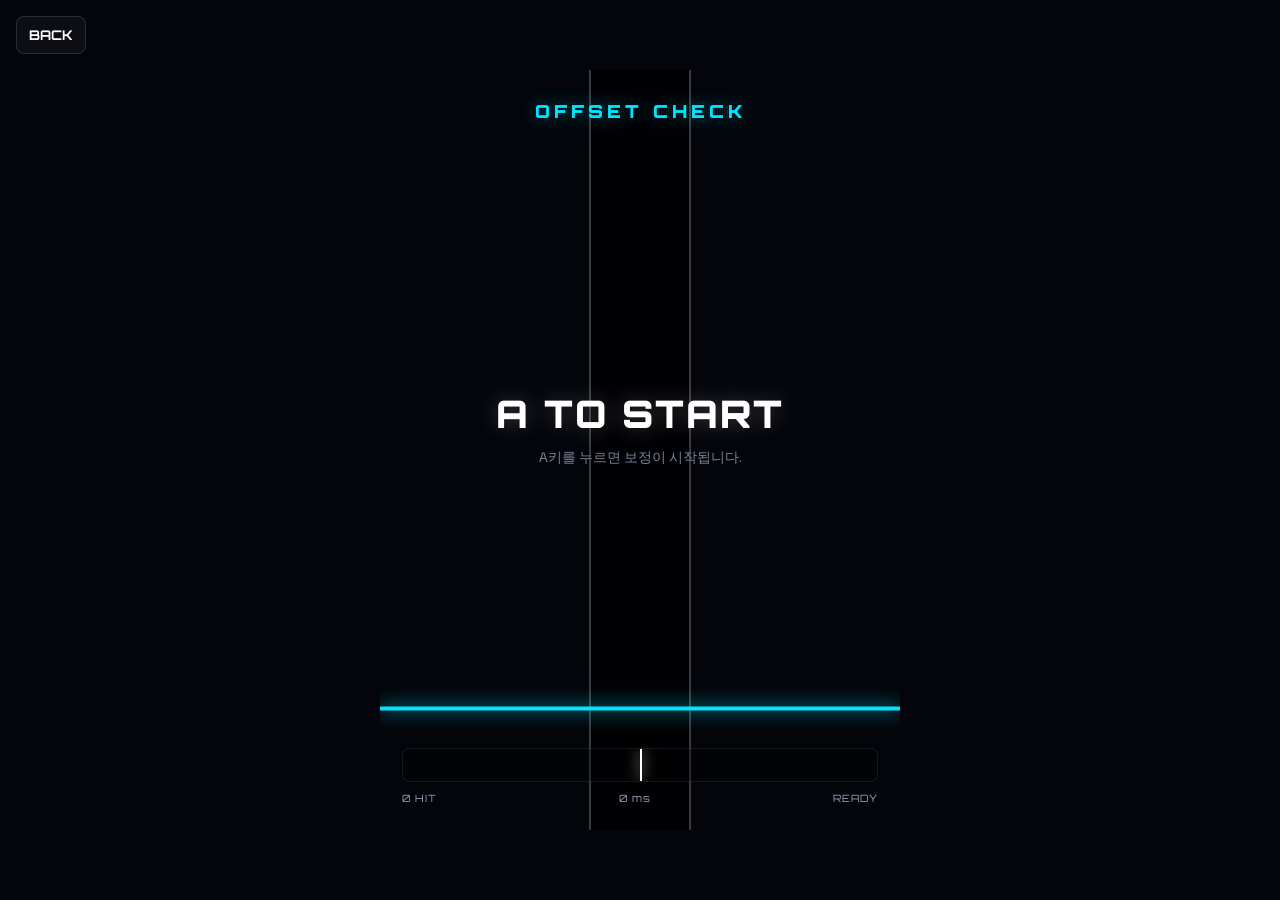
<file: offset.html>
<!DOCTYPE html>
<html lang="ko">
<head>
  <meta charset="UTF-8">
  <meta name="viewport" content="width=device-width, initial-scale=1">
  <link rel="stylesheet" href="ui-refresh.css">
  <title>WEB BEAT : OFFSET</title>
  <style>
    @import url('https://fonts.googleapis.com/css2?family=Orbitron:wght@400;700;900&family=Exo+2:wght@400;600;700&display=swap');
    :root {
      --bg: #03050b;
      --accent: #00e5ff;
      --good: #00ff88;
      --warn: #ffd34d;
      --bad: #ff2d78;
      --muted: #778094;
    }
    * { box-sizing: border-box; }
    html, body {
      margin: 0; width: 100%; height: 100%; overflow: hidden;
      background: #000; color: #fff; font-family: 'Exo 2', sans-serif; user-select: none;
    }
    body { display: grid; place-items: center; background: var(--bg); }
    .app {
      position: relative; z-index: 1;
      width: min(520px, calc(100vw - 36px));
      height: min(760px, calc(100vh - 36px));
      border: none;
      border-radius: 0;
      background: transparent;
      box-shadow: none;
      overflow: hidden;
    }
    canvas { position: absolute; inset: 0; width: 100%; height: 100%; }
    .hud {
      position: absolute; inset: 0; pointer-events: none;
      display: flex; flex-direction: column; align-items: center; justify-content: space-between;
      padding: 30px 22px 26px;
    }
    .title {
      font-family: 'Orbitron'; font-weight: 900; letter-spacing: 4px; font-size: 18px;
      color: var(--accent); text-shadow: 0 0 18px rgba(0,229,255,0.45);
    }
    .center {
      text-align: center;
      transform: translateY(-6px);
    }
    .main {
      font-family: 'Orbitron'; font-size: 38px; font-weight: 900; letter-spacing: 2px;
      text-shadow: 0 0 22px rgba(255,255,255,0.24);
      margin-bottom: 10px;
    }
    .sub {
      color: var(--muted); font-size: 14px; line-height: 1.45;
    }
    .grade {
      font-family: 'Orbitron'; font-size: 96px; font-weight: 900; line-height: 1;
      text-shadow: 0 0 34px currentColor;
    }
    .bottom {
      width: 100%;
      display: grid; gap: 10px;
    }
    .meter {
      height: 34px; border-radius: 8px; background: rgba(0,0,0,0.28);
      border: 1px solid rgba(255,255,255,0.08); position: relative; overflow: hidden;
    }
    .meter::before {
      content: ""; position: absolute; left: 50%; top: 0; bottom: 0; width: 2px;
      background: #fff; box-shadow: 0 0 14px #fff;
    }
    .dot {
      position: absolute; top: 0; width: 3px; height: 100%;
      background: var(--accent); box-shadow: 0 0 12px var(--accent);
    }
    .stats {
      display: flex; justify-content: space-between; color: #9aa5b8;
      font-family: 'Orbitron'; font-size: 10px; letter-spacing: 1px;
    }
    .back {
      position: absolute; left: 16px; top: 16px; z-index: 2;
      border: 1px solid rgba(255,255,255,0.12); border-radius: 8px;
      background: rgba(255,255,255,0.04); color: #fff;
      font-family: 'Orbitron'; font-weight: 700; padding: 8px 12px; cursor: pointer;
    }
    .back:hover { border-color: var(--accent); color: var(--accent); }
  </style>
</head>
<body data-ui="offset">
  <button class="back" onclick="location.href='select.html'">BACK</button>
  <main class="app">
    <canvas id="stage"></canvas>
    <div class="hud">
      <div class="title">OFFSET CHECK</div>
      <div class="center">
        <div class="main" id="main-text">A TO START</div>
        <div class="sub" id="sub-text">A키를 누르면 보정이 시작됩니다.</div>
      </div>
      <div class="bottom">
        <div class="meter" id="meter"></div>
        <div class="stats">
          <span id="sample-text">0 HIT</span>
          <span id="offset-text">0 ms</span>
          <span id="grade-text">READY</span>
        </div>
      </div>
    </div>
  </main>

  <script>
    const BPM = 125;
    const NOTES_PER_MEASURE = 4;
    const NOTE_COUNT = 64;
    const NOTE_INTERVAL = (60000 / BPM) * (4 / NOTES_PER_MEASURE);
    const TRAVEL = 1700;
    const MUSIC_SRC = 'BGM/offset.mp3';
    // 보정 음악 파일 안에서 첫 박자가 시작되는 지점입니다. 파일에 앞 공백이 있으면 양수로 조정하세요.
    const CALIBRATION_MUSIC_OFFSET_MS = 123;

    const canvas = document.getElementById('stage');
    const ctx = canvas.getContext('2d');
    const meter = document.getElementById('meter');
    const mainText = document.getElementById('main-text');
    const subText = document.getElementById('sub-text');
    const sampleText = document.getElementById('sample-text');
    const offsetText = document.getElementById('offset-text');
    const gradeText = document.getElementById('grade-text');

    let audioCtx = null;
    let musicBuffer = null;
    let source = null;
    let musicGain = null;
    let state = 'wait';
    let raf = null;
    let startAt = 0;
    let lengthMs = CALIBRATION_MUSIC_OFFSET_MS + (NOTE_COUNT - 1) * NOTE_INTERVAL + 900;
    let notes = [];
    let hits = [];
    let hitFlashes = [];
    let savedVisualOffset = parseInt(localStorage.getItem('wb_visual_offset') || localStorage.getItem('wb_start_offset') || localStorage.getItem('wb_global_offset') || '0', 10) || 0;

    document.body.tabIndex = 0;
    document.body.focus();

    function resize() {
      canvas.width = canvas.clientWidth;
      canvas.height = canvas.clientHeight;
      draw(performance.now());
    }
    window.addEventListener('resize', resize);
    resize();

    async function ensureAudio() {
      if (!audioCtx) audioCtx = new (window.AudioContext || window.webkitAudioContext)();
      if (audioCtx.state === 'suspended') await audioCtx.resume();
      if (musicBuffer !== null) return;
      try {
        const res = await fetch(MUSIC_SRC, { cache: 'no-store' });
        if (!res.ok) throw new Error('no music');
        musicBuffer = await audioCtx.decodeAudioData(await res.arrayBuffer());
      } catch (e) {
        musicBuffer = false;
      }
    }

    function buildNotes() {
      notes = [];
      for (let i = 0; i < NOTE_COUNT; i++) {
        notes.push({ time: startAt + CALIBRATION_MUSIC_OFFSET_MS + i * NOTE_INTERVAL, hit: false, miss: false });
      }
    }

    async function startCalibration() {
      await ensureAudio();
      stopMusic();
      state = 'run';
      hits = [];
      clearMeter();
      startAt = performance.now() + 800;
      buildNotes();
      mainText.textContent = 'HIT A';
      subText.textContent = '32개의 노트를 A키로 치세요.';
      gradeText.textContent = 'RUN';
      if (musicBuffer) {
        source = audioCtx.createBufferSource();
        musicGain = audioCtx.createGain();
        source.buffer = musicBuffer;
        musicGain.gain.value = parseFloat(localStorage.getItem('wb_bgm_volume') || localStorage.getItem('wb_music_volume') || '0.65');
        source.connect(musicGain);
        musicGain.connect(audioCtx.destination);
        source.start(audioCtx.currentTime + 0.8);
        source.onended = finishCalibration;
      }
      loop();
    }

    function stopMusic() {
      if (!source) return;
      try { source.stop(); } catch(e) {}
      source = null;
      musicGain = null;
    }

    function fadeOutMusic() {
      if (!source || !musicGain || !audioCtx) return;
      const now = audioCtx.currentTime;
      const current = musicGain.gain.value;
      musicGain.gain.cancelScheduledValues(now);
      musicGain.gain.setValueAtTime(current, now);
      musicGain.gain.linearRampToValueAtTime(0, now + 0.75);
      setTimeout(stopMusic, 820);
    }

    function finishCalibration() {
      if (state !== 'run') return;
      state = 'result';
      fadeOutMusic();
      cancelAnimationFrame(raf);
      const result = analyze();
      showResult(result);
    }

    function loop() {
      const now = performance.now();
      draw(now);
      if (state === 'run' && now > startAt + lengthMs) finishCalibration();
      if (state === 'run') raf = requestAnimationFrame(loop);
    }

    function geom() {
      const laneW = Math.min(100, canvas.width * 0.22);
      const laneX = (canvas.width - laneW) / 2;
      const hitY = canvas.height * 0.84;
      return { laneX, laneW, hitY };
    }

    function draw(now) {
      ctx.clearRect(0, 0, canvas.width, canvas.height);
      const g = geom();
      ctx.fillStyle = 'rgba(0,0,0,0.62)';
      ctx.fillRect(g.laneX, 0, g.laneW, canvas.height);
      ctx.strokeStyle = 'rgba(255,255,255,0.22)';
      ctx.lineWidth = 2;
      ctx.beginPath();
      ctx.moveTo(g.laneX, 0);
      ctx.lineTo(g.laneX, canvas.height);
      ctx.moveTo(g.laneX + g.laneW, 0);
      ctx.lineTo(g.laneX + g.laneW, canvas.height);
      ctx.stroke();

      ctx.shadowBlur = 18;
      ctx.shadowColor = '#00e5ff';
      ctx.strokeStyle = '#00e5ff';
      ctx.lineWidth = 4;
      ctx.beginPath();
      ctx.moveTo(0, g.hitY);
      ctx.lineTo(canvas.width, g.hitY);
      ctx.stroke();
      ctx.shadowBlur = 0;

      if (state !== 'run') return;

      hitFlashes = hitFlashes.filter(f => now - f.time < 140);
      hitFlashes.forEach(f => {
        const age = (now - f.time) / 140;
        const alpha = 1 - age;
        const x = g.laneX + g.laneW / 2;
        ctx.save();
        ctx.globalAlpha = alpha;
        ctx.strokeStyle = '#00ff88';
        ctx.shadowColor = '#00ff88';
        ctx.shadowBlur = 18;
        ctx.lineWidth = 2;
        ctx.beginPath();
        ctx.arc(x, g.hitY, 18 + age * 24, 0, Math.PI * 2);
        ctx.stroke();
        ctx.restore();
      });

      notes.forEach(note => {
        if (note.hit) return;
        const progress = (now - (note.time - TRAVEL)) / TRAVEL;
        if (progress < 0 || progress > 1.16) return;
        const y = -26 + progress * (g.hitY + 26);
        if (!note.hit && !note.miss && now - note.time > 180) note.miss = true;
        const x = g.laneX + g.laneW / 2;
        ctx.fillStyle = note.miss ? '#ff2d78' : '#00e5ff';
        ctx.shadowColor = ctx.fillStyle;
        ctx.shadowBlur = 10;
        roundRect(x - g.laneW * 0.28, y - 7, g.laneW * 0.56, 14, 5);
        ctx.fill();
        ctx.shadowBlur = 0;
      });
    }

    function roundRect(x, y, w, h, r) {
      ctx.beginPath();
      ctx.moveTo(x + r, y);
      ctx.arcTo(x + w, y, x + w, y + h, r);
      ctx.arcTo(x + w, y + h, x, y + h, r);
      ctx.arcTo(x, y + h, x, y, r);
      ctx.arcTo(x, y, x + w, y, r);
      ctx.closePath();
    }

    window.addEventListener('keydown', e => {
      if (e.key.toLowerCase() !== 'a') return;
      e.preventDefault();
      if (state === 'wait' || state === 'result') {
        startCalibration();
        return;
      }
      const now = performance.now();
      const candidates = notes
        .filter(n => !n.hit && Math.abs(now - n.time) <= 260)
        .sort((a, b) => Math.abs(now - a.time) - Math.abs(now - b.time));
      if (!candidates.length) return;
      const note = candidates[0];
      note.hit = true;
      hitFlashes.push({ time: now });
      const diff = now - note.time;
      hits.push(diff);
      addDot(diff);
      updateRunStats();
    });

    function median(values) {
      if (!values.length) return 0;
      const sorted = [...values].sort((a, b) => a - b);
      const mid = Math.floor(sorted.length / 2);
      return sorted.length % 2 ? sorted[mid] : (sorted[mid - 1] + sorted[mid]) / 2;
    }

    function analyze() {
      const med = Math.round(median(hits));
      const abs = hits.map(v => Math.abs(v - med));
      const precision = Math.round(median(abs));
      const hitRate = notes.length ? hits.length / notes.length : 0;
      let grade = 'F';
      if (hits.length >= 8 && hitRate >= 0.55) {
        if (precision <= 14) grade = 'S';
        else if (precision <= 24) grade = 'A';
        else if (precision <= 38) grade = 'B';
        else if (precision <= 56) grade = 'C';
        else if (precision <= 78) grade = 'D';
      }
      return {
        median: med,
        precision,
        hitRate,
        grade,
        recommended: Math.round(savedVisualOffset + med)
      };
    }

    function showResult(result) {
      const pass = ['S', 'A', 'B', 'C'].includes(result.grade);
      mainText.innerHTML = `<span class="grade" style="color:${gradeColor(result.grade)}">${result.grade}</span>`;
      sampleText.textContent = `${hits.length} HIT`;
      offsetText.textContent = `${result.recommended} ms`;
      gradeText.textContent = `PREC ${result.precision} ms`;
      if (pass) {
        localStorage.setItem('wb_visual_offset', String(result.recommended));
        localStorage.setItem('wb_start_offset', String(result.recommended));
        localStorage.setItem('wb_global_offset', String(result.recommended));
        localStorage.setItem('wb_input_offset', '0');
        subText.textContent = `시각 오프셋 ${result.recommended} ms 저장됨. 잠시 후 돌아갑니다.`;
        setTimeout(() => { location.href = 'select.html'; }, 2600);
      } else {
        subText.textContent = '정밀도가 낮습니다. A키를 눌러 다시 보정하세요.';
      }
    }

    function gradeColor(grade) {
      return ({ S:'#ffffff', A:'#00e5ff', B:'#00ff88', C:'#ffd34d', D:'#ff8a33', F:'#ff2d78' })[grade] || '#fff';
    }

    function updateRunStats() {
      const med = Math.round(median(hits));
      sampleText.textContent = `${hits.length} HIT`;
      offsetText.textContent = `${savedVisualOffset + med} ms`;
      gradeText.textContent = `${med} ms`;
    }

    function clearMeter() {
      meter.querySelectorAll('.dot').forEach(dot => dot.remove());
    }

    function addDot(diff) {
      const dot = document.createElement('div');
      dot.className = 'dot';
      const pct = Math.max(0, Math.min(100, 50 + (diff / 140) * 50));
      dot.style.left = `calc(${pct}% - 1px)`;
      dot.style.background = Math.abs(diff) <= 35 ? '#00ff88' : diff < 0 ? '#3b9eff' : '#ff2d78';
      meter.appendChild(dot);
      const dots = meter.querySelectorAll('.dot');
      if (dots.length > 36) dots[0].remove();
    }
  </script>
</body>
</html>
</file>
<file: ui-refresh.css>
/* WEB BEAT UI refresh — shared usability layer */
:root {
  --ui-surface: rgba(13, 17, 31, .86);
  --ui-surface-strong: rgba(8, 11, 22, .96);
  --ui-line: rgba(160, 224, 255, .18);
  --ui-muted: #aeb9ca;
  --ui-focus: #ffffff;
}

*, *::before, *::after { box-sizing: border-box; }
button, a, input, select { -webkit-tap-highlight-color: transparent; }
button, a[href], select, input[type="range"] { touch-action: manipulation; }
button { min-height: 38px; }
button:focus-visible, a:focus-visible, select:focus-visible, input:focus-visible {
  outline: 3px solid var(--ui-focus) !important;
  outline-offset: 3px;
  box-shadow: 0 0 0 6px rgba(0, 229, 255, .36) !important;
  position: relative;
  z-index: 10000;
}

/* Menus and control panels share a calmer, higher-contrast surface. */
body .modal-box, body .panel, body .login-box, body .stat-card, body .right-panel, body .shell .panel {
  background: linear-gradient(145deg, var(--ui-surface), var(--ui-surface-strong)) !important;
  border-color: var(--ui-line) !important;
  box-shadow: 0 18px 60px rgba(0, 0, 0, .45), inset 0 1px 0 rgba(255,255,255,.05) !important;
}
body .modal-box { max-height: min(88vh, 800px); overflow: auto; scrollbar-gutter: stable; }
body .modal-title, body .section-title, body .panel-title { letter-spacing: 1.5px; }
body .btn-full, body .tool-button, body .back-btn, body .archive-btn, body .btn-create, body .res-btn, body .pause-btn {
  min-height: 42px;
  border-radius: 10px !important;
}
body .btn-full, body .tool-button, body .back-btn, body .archive-btn, body .btn-create, body .res-btn, body .pause-btn, body .btn-icon {
  transition: transform .16s ease, border-color .16s ease, background-color .16s ease, box-shadow .16s ease !important;
}
body .btn-full:hover, body .tool-button:hover, body .back-btn:hover, body .archive-btn:hover, body .btn-create:hover, body .res-btn:hover, body .pause-btn:hover, body .btn-icon:hover {
  transform: translateY(-2px);
}

/* Main menu: one clear hierarchy, no skewed cards that hide content. */
body[data-ui="menu"] #main-ui { padding: 96px 28px 32px; justify-content: center; }
body[data-ui="menu"] .title-logo { font-size: clamp(52px, 9vw, 112px); margin: 0 0 28px; letter-spacing: -3px; }
body[data-ui="menu"] .mode-wrapper { gap: 22px; width: min(920px, 100%); }
body[data-ui="menu"] .mode-card { width: 100%; height: 330px; border-radius: 18px; transform: none !important; }
body[data-ui="menu"] .mode-card:hover { transform: translateY(-8px) !important; }
body[data-ui="menu"] .card-content { align-items: flex-start; text-align: left; padding: 38px; }
body[data-ui="menu"] .mode-icon { font-size: 50px; margin: 0 0 16px; }
body[data-ui="menu"] .mode-name { font-size: clamp(25px, 3vw, 36px); margin-bottom: 10px; }
body[data-ui="menu"] .mode-desc { max-width: 30ch; color: #d0d8e7; }
body[data-ui="menu"] .profile-card { top: 20px; left: 24px; min-width: 220px; padding: 14px 16px; }

/* Selection view: maintain persistent context and make the primary action unmistakable. */
body[data-ui="select"] .topbar { min-height: 68px; }
body[data-ui="select"] .list-panel { background: rgba(6, 9, 20, .7); }
body[data-ui="select"] .song-item { border-radius: 0 10px 10px 0; }
body[data-ui="select"] .song-item:not(.active) .item-title { color: #c9d2e0; }
body[data-ui="select"] .song-item:not(.active) .item-artist { color: #8490a4; }
body[data-ui="select"] .ranking-sidebar { background: rgba(6, 9, 20, .64); }
body[data-ui="select"] .btn-play { min-height: 54px; border-radius: 12px; letter-spacing: 2px; }
body[data-ui="select"] .key-hint-row { color: #aeb9ca; }

/* Gameplay: reserve contrast for information that must be read in a split second. */
body[data-ui="game"] .hud-rate, body[data-ui="game"] .hud-score {
  padding: 8px 12px; border-radius: 9px;
  background: rgba(2, 5, 14, .5); border: 1px solid rgba(255,255,255,.1);
}
body[data-ui="game"] .hud-sub { color: #d6deea; }
body[data-ui="game"] .overlay-screen { background: rgba(3, 6, 15, .88); }

/* Utility pages: keep dense tools pleasant without changing their workflows. */
body[data-ui="login"] .login-box { width: min(420px, calc(100vw - 32px)); padding: 36px 32px; }
body[data-ui="login"] .btn-container { gap: 12px; }
body[data-ui="multi"] .container { max-width: 1440px; margin: 0 auto; }
body[data-ui="multi"] .room-item { min-height: 64px; border-radius: 10px; }
body[data-ui="archive"] .metric { min-height: 84px; display: flex; flex-direction: column; justify-content: center; }
body[data-ui="archive"] .record { min-height: 62px; }
body[data-ui="skin"] .toolbar { background: rgba(6, 9, 18, .7); border-bottom: 1px solid var(--ui-line); }
body[data-ui="skin"] .tool-button { min-height: 36px; }
body[data-ui="offset"] .back { min-height: 38px; }

@media (max-width: 900px) {
  body[data-ui="menu"] { overflow: auto; }
  body[data-ui="menu"] #main-ui { min-height: 100vh; height: auto; padding-top: 112px; }
  body[data-ui="menu"] .mode-wrapper { flex-direction: column; padding-bottom: 20px; }
  body[data-ui="menu"] .mode-card { flex: none; height: 250px; }
  body[data-ui="menu"] .profile-card { right: 16px; left: 16px; top: 14px; min-width: 0; flex-direction: row; align-items: center; justify-content: space-between; }
  body[data-ui="menu"] .xp-bar-bg, body[data-ui="menu"] .xp-text { display: none; }
  body[data-ui="select"] { overflow: auto; }
  body[data-ui="select"] .topbar { padding: 10px 14px; gap: 10px; flex-wrap: wrap; }
  body[data-ui="select"] .topbar-center { order: 3; width: 100%; }
  body[data-ui="select"] .topbar-right { gap: 6px; margin-left: auto; }
  body[data-ui="select"] .sort-control, body[data-ui="select"] .pack-hint, body[data-ui="select"] .btn-create { display: none; }
  body[data-ui="select"] .main { min-height: calc(100vh - 160px); flex-direction: column; overflow: visible; }
  body[data-ui="select"] .list-panel { width: 100%; height: 290px; border-right: 0; border-bottom: 1px solid var(--ui-line); }
  body[data-ui="select"] .detail-panel { min-height: 520px; padding: 16px; }
  body[data-ui="select"] .ranking-sidebar { display: none; }
  body[data-ui="select"] .big-cover { width: 108px; height: 108px; }
  body[data-ui="select"] .meta-title { font-size: 17px; }
  body[data-ui="select"] .meta-quick-stats { gap: 10px; }
  body[data-ui="select"] .key-hint-row, body[data-ui="select"] .bottom-bar { display: none; }
  body[data-ui="game"] .hud-rate { top: 10px; left: 10px; }
  body[data-ui="game"] .hud-score { top: 10px; right: 10px; }
  body[data-ui="game"] .hud-text { font-size: 20px; }
  body[data-ui="game"] .hud-combo .hud-text { font-size: 94px; }
  body[data-ui="multi"] { overflow: auto; }
  body[data-ui="multi"] header { height: auto; min-height: 70px; padding: 14px 18px; }
  body[data-ui="multi"] .page-title { font-size: 19px; }
  body[data-ui="multi"] .container { height: auto; min-height: calc(100vh - 70px); padding: 18px; gap: 18px; flex-direction: column; }
  body[data-ui="multi"] .left-panel { max-width: none; }
  body[data-ui="multi"] .btn-match { height: 76px; font-size: 22px; }
  body[data-ui="multi"] .right-panel { min-height: 340px; }
  body[data-ui="multi"] .arena-container { gap: 14px; padding: 0 14px; }
  body[data-ui="multi"] .player-slot { width: min(38vw, 190px); height: 270px; }
  body[data-ui="multi"] .p-avatar { width: 80px; height: 80px; font-size: 36px; }
  body[data-ui="multi"] .p-name { font-size: 16px; }
  body[data-ui="multi"] .vs-text { font-size: 42px; }
  body[data-ui="archive"] .shell { width: min(100% - 28px, 1220px); padding-top: 16px; }
  body[data-ui="archive"] .hero { padding: 18px; }
  body[data-ui="archive"] .metric-grid { gap: 8px; }
  body[data-ui="archive"] .metric { padding: 12px; min-height: 72px; }
  body[data-ui="archive"] .bar-row { grid-template-columns: 72px 1fr 60px; gap: 8px; }
  body[data-ui="archive"] .record { grid-template-columns: 1fr 90px 52px; gap: 8px; padding: 10px; }
  body[data-ui="offset"] .app { width: min(100vw - 18px, 520px); height: min(100vh - 18px, 760px); }
  body[data-ui="offset"] .main { font-size: 30px; }
  body .modal-box { width: calc(100vw - 28px) !important; min-width: 0 !important; padding: 24px !important; }
}

@media (prefers-reduced-motion: reduce) {
  *, *::before, *::after { animation-duration: .01ms !important; animation-iteration-count: 1 !important; scroll-behavior: auto !important; transition-duration: .01ms !important; }
}
</file>
